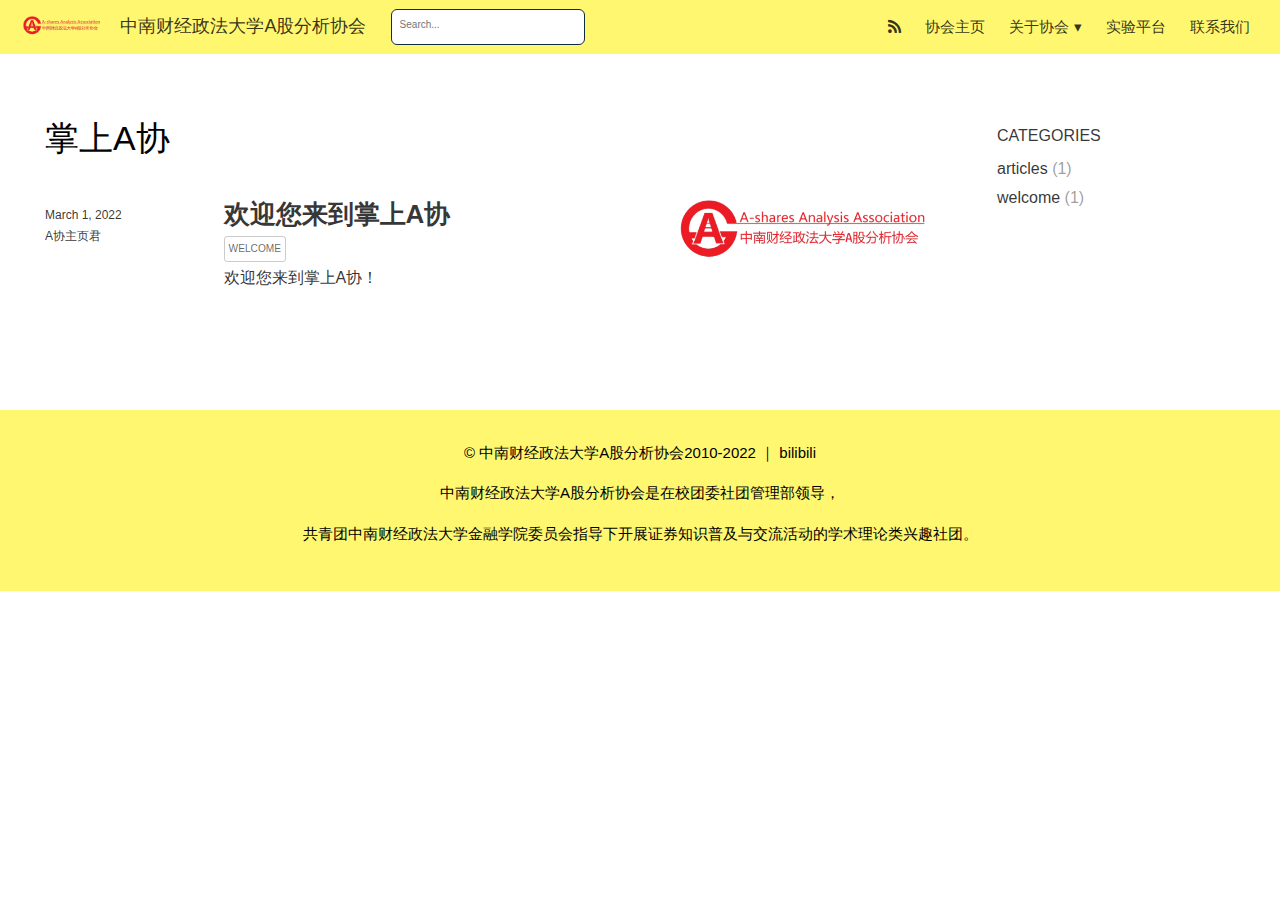
<file: docs/index.html>
<!DOCTYPE html>

<html xmlns="http://www.w3.org/1999/xhtml" lang="" xml:lang="">

<head>
  <meta charset="utf-8"/>
  <meta name="viewport" content="width=device-width, initial-scale=1"/>
  <meta http-equiv="X-UA-Compatible" content="IE=Edge,chrome=1"/>
  <meta name="generator" content="distill" />
  <link rel="alternate" type="application/rss+xml" href="zuelashare.com/index.xml" />

  <style type="text/css">
  /* Hide doc at startup (prevent jankiness while JS renders/transforms) */
  body {
    visibility: hidden;
  }
  </style>

 <!--radix_placeholder_import_source-->
 <!--/radix_placeholder_import_source-->

<style type="text/css">code{white-space: pre;}</style>
<style type="text/css" data-origin="pandoc">
pre > code.sourceCode { white-space: pre; position: relative; }
pre > code.sourceCode > span { display: inline-block; line-height: 1.25; }
pre > code.sourceCode > span:empty { height: 1.2em; }
.sourceCode { overflow: visible; }
code.sourceCode > span { color: inherit; text-decoration: inherit; }
div.sourceCode { margin: 1em 0; }
pre.sourceCode { margin: 0; }
@media screen {
div.sourceCode { overflow: auto; }
}
@media print {
pre > code.sourceCode { white-space: pre-wrap; }
pre > code.sourceCode > span { text-indent: -5em; padding-left: 5em; }
}
pre.numberSource code
  { counter-reset: source-line 0; }
pre.numberSource code > span
  { position: relative; left: -4em; counter-increment: source-line; }
pre.numberSource code > span > a:first-child::before
  { content: counter(source-line);
    position: relative; left: -1em; text-align: right; vertical-align: baseline;
    border: none; display: inline-block;
    -webkit-touch-callout: none; -webkit-user-select: none;
    -khtml-user-select: none; -moz-user-select: none;
    -ms-user-select: none; user-select: none;
    padding: 0 4px; width: 4em;
    color: #aaaaaa;
  }
pre.numberSource { margin-left: 3em; border-left: 1px solid #aaaaaa;  padding-left: 4px; }
div.sourceCode
  {   }
@media screen {
pre > code.sourceCode > span > a:first-child::before { text-decoration: underline; }
}
code span.al { color: #ad0000; } /* Alert */
code span.an { color: #5e5e5e; } /* Annotation */
code span.at { color: #20794d; } /* Attribute */
code span.bn { color: #ad0000; } /* BaseN */
code span.bu { } /* BuiltIn */
code span.cf { color: #007ba5; } /* ControlFlow */
code span.ch { color: #20794d; } /* Char */
code span.cn { color: #8f5902; } /* Constant */
code span.co { color: #5e5e5e; } /* Comment */
code span.cv { color: #5e5e5e; font-style: italic; } /* CommentVar */
code span.do { color: #5e5e5e; font-style: italic; } /* Documentation */
code span.dt { color: #ad0000; } /* DataType */
code span.dv { color: #ad0000; } /* DecVal */
code span.er { color: #ad0000; } /* Error */
code span.ex { } /* Extension */
code span.fl { color: #ad0000; } /* Float */
code span.fu { color: #4758ab; } /* Function */
code span.im { } /* Import */
code span.in { color: #5e5e5e; } /* Information */
code span.kw { color: #007ba5; } /* Keyword */
code span.op { color: #5e5e5e; } /* Operator */
code span.ot { color: #007ba5; } /* Other */
code span.pp { color: #ad0000; } /* Preprocessor */
code span.sc { color: #20794d; } /* SpecialChar */
code span.ss { color: #20794d; } /* SpecialString */
code span.st { color: #20794d; } /* String */
code span.va { color: #111111; } /* Variable */
code span.vs { color: #20794d; } /* VerbatimString */
code span.wa { color: #5e5e5e; font-style: italic; } /* Warning */
</style>

  <!--radix_placeholder_meta_tags-->
  <title>中南财经政法大学A股分析协会: 掌上A协</title>




  <!--  https://developers.facebook.com/docs/sharing/webmasters#markup -->
  <meta property="og:title" content="中南财经政法大学A股分析协会: 掌上A协"/>
  <meta property="og:type" content="article"/>
  <meta property="og:locale" content="en_US"/>
  <meta property="og:site_name" content="中南财经政法大学A股分析协会"/>

  <!--  https://dev.twitter.com/cards/types/summary -->
  <meta property="twitter:card" content="summary"/>
  <meta property="twitter:title" content="中南财经政法大学A股分析协会: 掌上A协"/>

  <!--/radix_placeholder_meta_tags-->
  <!--radix_placeholder_rmarkdown_metadata-->

  <script type="text/json" id="radix-rmarkdown-metadata">
  {"type":"list","attributes":{"names":{"type":"character","attributes":{},"value":["title","site","listing"]}},"value":[{"type":"character","attributes":{},"value":["掌上A协"]},{"type":"character","attributes":{},"value":["distill::distill_website"]},{"type":"character","attributes":{},"value":["posts"]}]}
  </script>
  <!--/radix_placeholder_rmarkdown_metadata-->
  <!--radix_placeholder_navigation_in_header-->
  <meta name="distill:offset" content=""/>

  <script type="application/javascript">

    window.headroom_prevent_pin = false;

    window.document.addEventListener("DOMContentLoaded", function (event) {

      // initialize headroom for banner
      var header = $('header').get(0);
      var headerHeight = header.offsetHeight;
      var headroom = new Headroom(header, {
        tolerance: 5,
        onPin : function() {
          if (window.headroom_prevent_pin) {
            window.headroom_prevent_pin = false;
            headroom.unpin();
          }
        }
      });
      headroom.init();
      if(window.location.hash)
        headroom.unpin();
      $(header).addClass('headroom--transition');

      // offset scroll location for banner on hash change
      // (see: https://github.com/WickyNilliams/headroom.js/issues/38)
      window.addEventListener("hashchange", function(event) {
        window.scrollTo(0, window.pageYOffset - (headerHeight + 25));
      });

      // responsive menu
      $('.distill-site-header').each(function(i, val) {
        var topnav = $(this);
        var toggle = topnav.find('.nav-toggle');
        toggle.on('click', function() {
          topnav.toggleClass('responsive');
        });
      });

      // nav dropdowns
      $('.nav-dropbtn').click(function(e) {
        $(this).next('.nav-dropdown-content').toggleClass('nav-dropdown-active');
        $(this).parent().siblings('.nav-dropdown')
           .children('.nav-dropdown-content').removeClass('nav-dropdown-active');
      });
      $("body").click(function(e){
        $('.nav-dropdown-content').removeClass('nav-dropdown-active');
      });
      $(".nav-dropdown").click(function(e){
        e.stopPropagation();
      });
    });
  </script>

  <style type="text/css">

  /* Theme (user-documented overrideables for nav appearance) */

  .distill-site-nav {
    color: rgba(255, 255, 255, 0.8);
    background-color: #0F2E3D;
    font-size: 15px;
    font-weight: 300;
  }

  .distill-site-nav a {
    color: inherit;
    text-decoration: none;
  }

  .distill-site-nav a:hover {
    color: white;
  }

  @media print {
    .distill-site-nav {
      display: none;
    }
  }

  .distill-site-header {

  }

  .distill-site-footer {

  }


  /* Site Header */

  .distill-site-header {
    width: 100%;
    box-sizing: border-box;
    z-index: 3;
  }

  .distill-site-header .nav-left {
    display: inline-block;
    margin-left: 8px;
  }

  @media screen and (max-width: 768px) {
    .distill-site-header .nav-left {
      margin-left: 0;
    }
  }


  .distill-site-header .nav-right {
    float: right;
    margin-right: 8px;
  }

  .distill-site-header a,
  .distill-site-header .title {
    display: inline-block;
    text-align: center;
    padding: 14px 10px 14px 10px;
  }

  .distill-site-header .title {
    font-size: 18px;
    min-width: 150px;
  }

  .distill-site-header .logo {
    padding: 0;
  }

  .distill-site-header .logo img {
    display: none;
    max-height: 20px;
    width: auto;
    margin-bottom: -4px;
  }

  .distill-site-header .nav-image img {
    max-height: 18px;
    width: auto;
    display: inline-block;
    margin-bottom: -3px;
  }



  @media screen and (min-width: 1000px) {
    .distill-site-header .logo img {
      display: inline-block;
    }
    .distill-site-header .nav-left {
      margin-left: 20px;
    }
    .distill-site-header .nav-right {
      margin-right: 20px;
    }
    .distill-site-header .title {
      padding-left: 12px;
    }
  }


  .distill-site-header .nav-toggle {
    display: none;
  }

  .nav-dropdown {
    display: inline-block;
    position: relative;
  }

  .nav-dropdown .nav-dropbtn {
    border: none;
    outline: none;
    color: rgba(255, 255, 255, 0.8);
    padding: 16px 10px;
    background-color: transparent;
    font-family: inherit;
    font-size: inherit;
    font-weight: inherit;
    margin: 0;
    margin-top: 1px;
    z-index: 2;
  }

  .nav-dropdown-content {
    display: none;
    position: absolute;
    background-color: white;
    min-width: 200px;
    border: 1px solid rgba(0,0,0,0.15);
    border-radius: 4px;
    box-shadow: 0px 8px 16px 0px rgba(0,0,0,0.1);
    z-index: 1;
    margin-top: 2px;
    white-space: nowrap;
    padding-top: 4px;
    padding-bottom: 4px;
  }

  .nav-dropdown-content hr {
    margin-top: 4px;
    margin-bottom: 4px;
    border: none;
    border-bottom: 1px solid rgba(0, 0, 0, 0.1);
  }

  .nav-dropdown-active {
    display: block;
  }

  .nav-dropdown-content a, .nav-dropdown-content .nav-dropdown-header {
    color: black;
    padding: 6px 24px;
    text-decoration: none;
    display: block;
    text-align: left;
  }

  .nav-dropdown-content .nav-dropdown-header {
    display: block;
    padding: 5px 24px;
    padding-bottom: 0;
    text-transform: uppercase;
    font-size: 14px;
    color: #999999;
    white-space: nowrap;
  }

  .nav-dropdown:hover .nav-dropbtn {
    color: white;
  }

  .nav-dropdown-content a:hover {
    background-color: #ddd;
    color: black;
  }

  .nav-right .nav-dropdown-content {
    margin-left: -45%;
    right: 0;
  }

  @media screen and (max-width: 768px) {
    .distill-site-header a, .distill-site-header .nav-dropdown  {display: none;}
    .distill-site-header a.nav-toggle {
      float: right;
      display: block;
    }
    .distill-site-header .title {
      margin-left: 0;
    }
    .distill-site-header .nav-right {
      margin-right: 0;
    }
    .distill-site-header {
      overflow: hidden;
    }
    .nav-right .nav-dropdown-content {
      margin-left: 0;
    }
  }


  @media screen and (max-width: 768px) {
    .distill-site-header.responsive {position: relative; min-height: 500px; }
    .distill-site-header.responsive a.nav-toggle {
      position: absolute;
      right: 0;
      top: 0;
    }
    .distill-site-header.responsive a,
    .distill-site-header.responsive .nav-dropdown {
      display: block;
      text-align: left;
    }
    .distill-site-header.responsive .nav-left,
    .distill-site-header.responsive .nav-right {
      width: 100%;
    }
    .distill-site-header.responsive .nav-dropdown {float: none;}
    .distill-site-header.responsive .nav-dropdown-content {position: relative;}
    .distill-site-header.responsive .nav-dropdown .nav-dropbtn {
      display: block;
      width: 100%;
      text-align: left;
    }
  }

  /* Site Footer */

  .distill-site-footer {
    width: 100%;
    overflow: hidden;
    box-sizing: border-box;
    z-index: 3;
    margin-top: 30px;
    padding-top: 30px;
    padding-bottom: 30px;
    text-align: center;
  }

  /* Headroom */

  d-title {
    padding-top: 6rem;
  }

  @media print {
    d-title {
      padding-top: 4rem;
    }
  }

  .headroom {
    z-index: 1000;
    position: fixed;
    top: 0;
    left: 0;
    right: 0;
  }

  .headroom--transition {
    transition: all .4s ease-in-out;
  }

  .headroom--unpinned {
    top: -100px;
  }

  .headroom--pinned {
    top: 0;
  }

  /* adjust viewport for navbar height */
  /* helps vertically center bootstrap (non-distill) content */
  .min-vh-100 {
    min-height: calc(100vh - 100px) !important;
  }

  </style>

  <script src="site_libs/jquery-3.6.0/jquery-3.6.0.min.js"></script>
  <link href="site_libs/font-awesome-5.1.0/css/all.css" rel="stylesheet"/>
  <link href="site_libs/font-awesome-5.1.0/css/v4-shims.css" rel="stylesheet"/>
  <script src="site_libs/headroom-0.9.4/headroom.min.js"></script>
  <script src="site_libs/autocomplete-0.37.1/autocomplete.min.js"></script>
  <script src="site_libs/fuse-6.4.1/fuse.min.js"></script>

  <script type="application/javascript">

  function getMeta(metaName) {
    var metas = document.getElementsByTagName('meta');
    for (let i = 0; i < metas.length; i++) {
      if (metas[i].getAttribute('name') === metaName) {
        return metas[i].getAttribute('content');
      }
    }
    return '';
  }

  function offsetURL(url) {
    var offset = getMeta('distill:offset');
    return offset ? offset + '/' + url : url;
  }

  function createFuseIndex() {

    // create fuse index
    var options = {
      keys: [
        { name: 'title', weight: 20 },
        { name: 'categories', weight: 15 },
        { name: 'description', weight: 10 },
        { name: 'contents', weight: 5 },
      ],
      ignoreLocation: true,
      threshold: 0
    };
    var fuse = new window.Fuse([], options);

    // fetch the main search.json
    return fetch(offsetURL('search.json'))
      .then(function(response) {
        if (response.status == 200) {
          return response.json().then(function(json) {
            // index main articles
            json.articles.forEach(function(article) {
              fuse.add(article);
            });
            // download collections and index their articles
            return Promise.all(json.collections.map(function(collection) {
              return fetch(offsetURL(collection)).then(function(response) {
                if (response.status === 200) {
                  return response.json().then(function(articles) {
                    articles.forEach(function(article) {
                      fuse.add(article);
                    });
                  })
                } else {
                  return Promise.reject(
                    new Error('Unexpected status from search index request: ' +
                              response.status)
                  );
                }
              });
            })).then(function() {
              return fuse;
            });
          });

        } else {
          return Promise.reject(
            new Error('Unexpected status from search index request: ' +
                        response.status)
          );
        }
      });
  }

  window.document.addEventListener("DOMContentLoaded", function (event) {

    // get search element (bail if we don't have one)
    var searchEl = window.document.getElementById('distill-search');
    if (!searchEl)
      return;

    createFuseIndex()
      .then(function(fuse) {

        // make search box visible
        searchEl.classList.remove('hidden');

        // initialize autocomplete
        var options = {
          autoselect: true,
          hint: false,
          minLength: 2,
        };
        window.autocomplete(searchEl, options, [{
          source: function(query, callback) {
            const searchOptions = {
              isCaseSensitive: false,
              shouldSort: true,
              minMatchCharLength: 2,
              limit: 10,
            };
            var results = fuse.search(query, searchOptions);
            callback(results
              .map(function(result) { return result.item; })
            );
          },
          templates: {
            suggestion: function(suggestion) {
              var img = suggestion.preview && Object.keys(suggestion.preview).length > 0
                ? `<img src="${offsetURL(suggestion.preview)}"</img>`
                : '';
              var html = `
                <div class="search-item">
                  <h3>${suggestion.title}</h3>
                  <div class="search-item-description">
                    ${suggestion.description || ''}
                  </div>
                  <div class="search-item-preview">
                    ${img}
                  </div>
                </div>
              `;
              return html;
            }
          }
        }]).on('autocomplete:selected', function(event, suggestion) {
          window.location.href = offsetURL(suggestion.path);
        });
        // remove inline display style on autocompleter (we want to
        // manage responsive display via css)
        $('.algolia-autocomplete').css("display", "");
      })
      .catch(function(error) {
        console.log(error);
      });

  });

  </script>

  <style type="text/css">

  .nav-search {
    font-size: x-small;
  }

  /* Algolioa Autocomplete */

  .algolia-autocomplete {
    display: inline-block;
    margin-left: 10px;
    vertical-align: sub;
    background-color: white;
    color: black;
    padding: 6px;
    padding-top: 8px;
    padding-bottom: 0;
    border-radius: 6px;
    border: 1px #0F2E3D solid;
    width: 180px;
  }


  @media screen and (max-width: 768px) {
    .distill-site-nav .algolia-autocomplete {
      display: none;
      visibility: hidden;
    }
    .distill-site-nav.responsive .algolia-autocomplete {
      display: inline-block;
      visibility: visible;
    }
    .distill-site-nav.responsive .algolia-autocomplete .aa-dropdown-menu {
      margin-left: 0;
      width: 400px;
      max-height: 400px;
    }
  }

  .algolia-autocomplete .aa-input, .algolia-autocomplete .aa-hint {
    width: 90%;
    outline: none;
    border: none;
  }

  .algolia-autocomplete .aa-hint {
    color: #999;
  }
  .algolia-autocomplete .aa-dropdown-menu {
    width: 550px;
    max-height: 70vh;
    overflow-x: visible;
    overflow-y: scroll;
    padding: 5px;
    margin-top: 3px;
    margin-left: -150px;
    background-color: #fff;
    border-radius: 5px;
    border: 1px solid #999;
    border-top: none;
  }

  .algolia-autocomplete .aa-dropdown-menu .aa-suggestion {
    cursor: pointer;
    padding: 5px 4px;
    border-bottom: 1px solid #eee;
  }

  .algolia-autocomplete .aa-dropdown-menu .aa-suggestion:last-of-type {
    border-bottom: none;
    margin-bottom: 2px;
  }

  .algolia-autocomplete .aa-dropdown-menu .aa-suggestion .search-item {
    overflow: hidden;
    font-size: 0.8em;
    line-height: 1.4em;
  }

  .algolia-autocomplete .aa-dropdown-menu .aa-suggestion .search-item h3 {
    font-size: 1rem;
    margin-block-start: 0;
    margin-block-end: 5px;
  }

  .algolia-autocomplete .aa-dropdown-menu .aa-suggestion .search-item-description {
    display: inline-block;
    overflow: hidden;
    height: 2.8em;
    width: 80%;
    margin-right: 4%;
  }

  .algolia-autocomplete .aa-dropdown-menu .aa-suggestion .search-item-preview {
    display: inline-block;
    width: 15%;
  }

  .algolia-autocomplete .aa-dropdown-menu .aa-suggestion .search-item-preview img {
    height: 3em;
    width: auto;
    display: none;
  }

  .algolia-autocomplete .aa-dropdown-menu .aa-suggestion .search-item-preview img[src] {
    display: initial;
  }

  .algolia-autocomplete .aa-dropdown-menu .aa-suggestion.aa-cursor {
    background-color: #eee;
  }
  .algolia-autocomplete .aa-dropdown-menu .aa-suggestion em {
    font-weight: bold;
    font-style: normal;
  }

  </style>


  <!--/radix_placeholder_navigation_in_header-->
  <!--radix_placeholder_distill-->

  <style type="text/css">

  body {
    background-color: white;
  }

  .pandoc-table {
    width: 100%;
  }

  .pandoc-table>caption {
    margin-bottom: 10px;
  }

  .pandoc-table th:not([align]) {
    text-align: left;
  }

  .pagedtable-footer {
    font-size: 15px;
  }

  d-byline .byline {
    grid-template-columns: 2fr 2fr;
  }

  d-byline .byline h3 {
    margin-block-start: 1.5em;
  }

  d-byline .byline .authors-affiliations h3 {
    margin-block-start: 0.5em;
  }

  .authors-affiliations .orcid-id {
    width: 16px;
    height:16px;
    margin-left: 4px;
    margin-right: 4px;
    vertical-align: middle;
    padding-bottom: 2px;
  }

  d-title .dt-tags {
    margin-top: 1em;
    grid-column: text;
  }

  .dt-tags .dt-tag {
    text-decoration: none;
    display: inline-block;
    color: rgba(0,0,0,0.6);
    padding: 0em 0.4em;
    margin-right: 0.5em;
    margin-bottom: 0.4em;
    font-size: 70%;
    border: 1px solid rgba(0,0,0,0.2);
    border-radius: 3px;
    text-transform: uppercase;
    font-weight: 500;
  }

  d-article table.gt_table td,
  d-article table.gt_table th {
    border-bottom: none;
  }

  .html-widget {
    margin-bottom: 2.0em;
  }

  .l-screen-inset {
    padding-right: 16px;
  }

  .l-screen .caption {
    margin-left: 10px;
  }

  .shaded {
    background: rgb(247, 247, 247);
    padding-top: 20px;
    padding-bottom: 20px;
    border-top: 1px solid rgba(0, 0, 0, 0.1);
    border-bottom: 1px solid rgba(0, 0, 0, 0.1);
  }

  .shaded .html-widget {
    margin-bottom: 0;
    border: 1px solid rgba(0, 0, 0, 0.1);
  }

  .shaded .shaded-content {
    background: white;
  }

  .text-output {
    margin-top: 0;
    line-height: 1.5em;
  }

  .hidden {
    display: none !important;
  }

  d-article {
    padding-top: 2.5rem;
    padding-bottom: 30px;
  }

  d-appendix {
    padding-top: 30px;
  }

  d-article>p>img {
    width: 100%;
  }

  d-article h2 {
    margin: 1rem 0 1.5rem 0;
  }

  d-article h3 {
    margin-top: 1.5rem;
  }

  d-article iframe {
    border: 1px solid rgba(0, 0, 0, 0.1);
    margin-bottom: 2.0em;
    width: 100%;
  }

  /* Tweak code blocks */

  d-article div.sourceCode code,
  d-article pre code {
    font-family: Consolas, Monaco, 'Andale Mono', 'Ubuntu Mono', monospace;
  }

  d-article pre,
  d-article div.sourceCode,
  d-article div.sourceCode pre {
    overflow: auto;
  }

  d-article div.sourceCode {
    background-color: white;
  }

  d-article div.sourceCode pre {
    padding-left: 10px;
    font-size: 12px;
    border-left: 2px solid rgba(0,0,0,0.1);
  }

  d-article pre {
    font-size: 12px;
    color: black;
    background: none;
    margin-top: 0;
    text-align: left;
    white-space: pre;
    word-spacing: normal;
    word-break: normal;
    word-wrap: normal;
    line-height: 1.5;

    -moz-tab-size: 4;
    -o-tab-size: 4;
    tab-size: 4;

    -webkit-hyphens: none;
    -moz-hyphens: none;
    -ms-hyphens: none;
    hyphens: none;
  }

  d-article pre a {
    border-bottom: none;
  }

  d-article pre a:hover {
    border-bottom: none;
    text-decoration: underline;
  }

  d-article details {
    grid-column: text;
    margin-bottom: 0.8em;
  }

  @media(min-width: 768px) {

  d-article pre,
  d-article div.sourceCode,
  d-article div.sourceCode pre {
    overflow: visible !important;
  }

  d-article div.sourceCode pre {
    padding-left: 18px;
    font-size: 14px;
  }

  d-article pre {
    font-size: 14px;
  }

  }

  figure img.external {
    background: white;
    border: 1px solid rgba(0, 0, 0, 0.1);
    box-shadow: 0 1px 8px rgba(0, 0, 0, 0.1);
    padding: 18px;
    box-sizing: border-box;
  }

  /* CSS for d-contents */

  .d-contents {
    grid-column: text;
    color: rgba(0,0,0,0.8);
    font-size: 0.9em;
    padding-bottom: 1em;
    margin-bottom: 1em;
    padding-bottom: 0.5em;
    margin-bottom: 1em;
    padding-left: 0.25em;
    justify-self: start;
  }

  @media(min-width: 1000px) {
    .d-contents.d-contents-float {
      height: 0;
      grid-column-start: 1;
      grid-column-end: 4;
      justify-self: center;
      padding-right: 3em;
      padding-left: 2em;
    }
  }

  .d-contents nav h3 {
    font-size: 18px;
    margin-top: 0;
    margin-bottom: 1em;
  }

  .d-contents li {
    list-style-type: none
  }

  .d-contents nav > ul {
    padding-left: 0;
  }

  .d-contents ul {
    padding-left: 1em
  }

  .d-contents nav ul li {
    margin-top: 0.6em;
    margin-bottom: 0.2em;
  }

  .d-contents nav a {
    font-size: 13px;
    border-bottom: none;
    text-decoration: none
    color: rgba(0, 0, 0, 0.8);
  }

  .d-contents nav a:hover {
    text-decoration: underline solid rgba(0, 0, 0, 0.6)
  }

  .d-contents nav > ul > li > a {
    font-weight: 600;
  }

  .d-contents nav > ul > li > ul {
    font-weight: inherit;
  }

  .d-contents nav > ul > li > ul > li {
    margin-top: 0.2em;
  }


  .d-contents nav ul {
    margin-top: 0;
    margin-bottom: 0.25em;
  }

  .d-article-with-toc h2:nth-child(2) {
    margin-top: 0;
  }


  /* Figure */

  .figure {
    position: relative;
    margin-bottom: 2.5em;
    margin-top: 1.5em;
  }

  .figure img {
    width: 100%;
  }

  .figure .caption {
    color: rgba(0, 0, 0, 0.6);
    font-size: 12px;
    line-height: 1.5em;
  }

  .figure img.external {
    background: white;
    border: 1px solid rgba(0, 0, 0, 0.1);
    box-shadow: 0 1px 8px rgba(0, 0, 0, 0.1);
    padding: 18px;
    box-sizing: border-box;
  }

  .figure .caption a {
    color: rgba(0, 0, 0, 0.6);
  }

  .figure .caption b,
  .figure .caption strong, {
    font-weight: 600;
    color: rgba(0, 0, 0, 1.0);
  }

  /* Citations */

  d-article .citation {
    color: inherit;
    cursor: inherit;
  }

  div.hanging-indent{
    margin-left: 1em; text-indent: -1em;
  }

  /* Citation hover box */

  .tippy-box[data-theme~=light-border] {
    background-color: rgba(250, 250, 250, 0.95);
  }

  .tippy-content > p {
    margin-bottom: 0;
    padding: 2px;
  }


  /* Tweak 1000px media break to show more text */

  @media(min-width: 1000px) {
    .base-grid,
    distill-header,
    d-title,
    d-abstract,
    d-article,
    d-appendix,
    distill-appendix,
    d-byline,
    d-footnote-list,
    d-citation-list,
    distill-footer {
      grid-template-columns: [screen-start] 1fr [page-start kicker-start] 80px [middle-start] 50px [text-start kicker-end] 65px 65px 65px 65px 65px 65px 65px 65px [text-end gutter-start] 65px [middle-end] 65px [page-end gutter-end] 1fr [screen-end];
      grid-column-gap: 16px;
    }

    .grid {
      grid-column-gap: 16px;
    }

    d-article {
      font-size: 1.06rem;
      line-height: 1.7em;
    }
    figure .caption, .figure .caption, figure figcaption {
      font-size: 13px;
    }
  }

  @media(min-width: 1180px) {
    .base-grid,
    distill-header,
    d-title,
    d-abstract,
    d-article,
    d-appendix,
    distill-appendix,
    d-byline,
    d-footnote-list,
    d-citation-list,
    distill-footer {
      grid-template-columns: [screen-start] 1fr [page-start kicker-start] 60px [middle-start] 60px [text-start kicker-end] 60px 60px 60px 60px 60px 60px 60px 60px [text-end gutter-start] 60px [middle-end] 60px [page-end gutter-end] 1fr [screen-end];
      grid-column-gap: 32px;
    }

    .grid {
      grid-column-gap: 32px;
    }
  }


  /* Get the citation styles for the appendix (not auto-injected on render since
     we do our own rendering of the citation appendix) */

  d-appendix .citation-appendix,
  .d-appendix .citation-appendix {
    font-size: 11px;
    line-height: 15px;
    border-left: 1px solid rgba(0, 0, 0, 0.1);
    padding-left: 18px;
    border: 1px solid rgba(0,0,0,0.1);
    background: rgba(0, 0, 0, 0.02);
    padding: 10px 18px;
    border-radius: 3px;
    color: rgba(150, 150, 150, 1);
    overflow: hidden;
    margin-top: -12px;
    white-space: pre-wrap;
    word-wrap: break-word;
  }

  /* Include appendix styles here so they can be overridden */

  d-appendix {
    contain: layout style;
    font-size: 0.8em;
    line-height: 1.7em;
    margin-top: 60px;
    margin-bottom: 0;
    border-top: 1px solid rgba(0, 0, 0, 0.1);
    color: rgba(0,0,0,0.5);
    padding-top: 60px;
    padding-bottom: 48px;
  }

  d-appendix h3 {
    grid-column: page-start / text-start;
    font-size: 15px;
    font-weight: 500;
    margin-top: 1em;
    margin-bottom: 0;
    color: rgba(0,0,0,0.65);
  }

  d-appendix h3 + * {
    margin-top: 1em;
  }

  d-appendix ol {
    padding: 0 0 0 15px;
  }

  @media (min-width: 768px) {
    d-appendix ol {
      padding: 0 0 0 30px;
      margin-left: -30px;
    }
  }

  d-appendix li {
    margin-bottom: 1em;
  }

  d-appendix a {
    color: rgba(0, 0, 0, 0.6);
  }

  d-appendix > * {
    grid-column: text;
  }

  d-appendix > d-footnote-list,
  d-appendix > d-citation-list,
  d-appendix > distill-appendix {
    grid-column: screen;
  }

  /* Include footnote styles here so they can be overridden */

  d-footnote-list {
    contain: layout style;
  }

  d-footnote-list > * {
    grid-column: text;
  }

  d-footnote-list a.footnote-backlink {
    color: rgba(0,0,0,0.3);
    padding-left: 0.5em;
  }



  /* Anchor.js */

  .anchorjs-link {
    /*transition: all .25s linear; */
    text-decoration: none;
    border-bottom: none;
  }
  *:hover > .anchorjs-link {
    margin-left: -1.125em !important;
    text-decoration: none;
    border-bottom: none;
  }

  /* Social footer */

  .social_footer {
    margin-top: 30px;
    margin-bottom: 0;
    color: rgba(0,0,0,0.67);
  }

  .disqus-comments {
    margin-right: 30px;
  }

  .disqus-comment-count {
    border-bottom: 1px solid rgba(0, 0, 0, 0.4);
    cursor: pointer;
  }

  #disqus_thread {
    margin-top: 30px;
  }

  .article-sharing a {
    border-bottom: none;
    margin-right: 8px;
  }

  .article-sharing a:hover {
    border-bottom: none;
  }

  .sidebar-section.subscribe {
    font-size: 12px;
    line-height: 1.6em;
  }

  .subscribe p {
    margin-bottom: 0.5em;
  }


  .article-footer .subscribe {
    font-size: 15px;
    margin-top: 45px;
  }


  .sidebar-section.custom {
    font-size: 12px;
    line-height: 1.6em;
  }

  .custom p {
    margin-bottom: 0.5em;
  }

  /* Styles for listing layout (hide title) */
  .layout-listing d-title, .layout-listing .d-title {
    display: none;
  }

  /* Styles for posts lists (not auto-injected) */


  .posts-with-sidebar {
    padding-left: 45px;
    padding-right: 45px;
  }

  .posts-list .description h2,
  .posts-list .description p {
    font-family: -apple-system, BlinkMacSystemFont, "Segoe UI", Roboto, Oxygen, Ubuntu, Cantarell, "Fira Sans", "Droid Sans", "Helvetica Neue", Arial, sans-serif;
  }

  .posts-list .description h2 {
    font-weight: 700;
    border-bottom: none;
    padding-bottom: 0;
  }

  .posts-list h2.post-tag {
    border-bottom: 1px solid rgba(0, 0, 0, 0.2);
    padding-bottom: 12px;
  }
  .posts-list {
    margin-top: 60px;
    margin-bottom: 24px;
  }

  .posts-list .post-preview {
    text-decoration: none;
    overflow: hidden;
    display: block;
    border-bottom: 1px solid rgba(0, 0, 0, 0.1);
    padding: 24px 0;
  }

  .post-preview-last {
    border-bottom: none !important;
  }

  .posts-list .posts-list-caption {
    grid-column: screen;
    font-weight: 400;
  }

  .posts-list .post-preview h2 {
    margin: 0 0 6px 0;
    line-height: 1.2em;
    font-style: normal;
    font-size: 24px;
  }

  .posts-list .post-preview p {
    margin: 0 0 12px 0;
    line-height: 1.4em;
    font-size: 16px;
  }

  .posts-list .post-preview .thumbnail {
    box-sizing: border-box;
    margin-bottom: 24px;
    position: relative;
    max-width: 500px;
  }
  .posts-list .post-preview img {
    width: 100%;
    display: block;
  }

  .posts-list .metadata {
    font-size: 12px;
    line-height: 1.4em;
    margin-bottom: 18px;
  }

  .posts-list .metadata > * {
    display: inline-block;
  }

  .posts-list .metadata .publishedDate {
    margin-right: 2em;
  }

  .posts-list .metadata .dt-authors {
    display: block;
    margin-top: 0.3em;
    margin-right: 2em;
  }

  .posts-list .dt-tags {
    display: block;
    line-height: 1em;
  }

  .posts-list .dt-tags .dt-tag {
    display: inline-block;
    color: rgba(0,0,0,0.6);
    padding: 0.3em 0.4em;
    margin-right: 0.2em;
    margin-bottom: 0.4em;
    font-size: 60%;
    border: 1px solid rgba(0,0,0,0.2);
    border-radius: 3px;
    text-transform: uppercase;
    font-weight: 500;
  }

  .posts-list img {
    opacity: 1;
  }

  .posts-list img[data-src] {
    opacity: 0;
  }

  .posts-more {
    clear: both;
  }


  .posts-sidebar {
    font-size: 16px;
  }

  .posts-sidebar h3 {
    font-size: 16px;
    margin-top: 0;
    margin-bottom: 0.5em;
    font-weight: 400;
    text-transform: uppercase;
  }

  .sidebar-section {
    margin-bottom: 30px;
  }

  .categories ul {
    list-style-type: none;
    margin: 0;
    padding: 0;
  }

  .categories li {
    color: rgba(0, 0, 0, 0.8);
    margin-bottom: 0;
  }

  .categories li>a {
    border-bottom: none;
  }

  .categories li>a:hover {
    border-bottom: 1px solid rgba(0, 0, 0, 0.4);
  }

  .categories .active {
    font-weight: 600;
  }

  .categories .category-count {
    color: rgba(0, 0, 0, 0.4);
  }


  @media(min-width: 768px) {
    .posts-list .post-preview h2 {
      font-size: 26px;
    }
    .posts-list .post-preview .thumbnail {
      float: right;
      width: 30%;
      margin-bottom: 0;
    }
    .posts-list .post-preview .description {
      float: left;
      width: 45%;
    }
    .posts-list .post-preview .metadata {
      float: left;
      width: 20%;
      margin-top: 8px;
    }
    .posts-list .post-preview p {
      margin: 0 0 12px 0;
      line-height: 1.5em;
      font-size: 16px;
    }
    .posts-with-sidebar .posts-list {
      float: left;
      width: 75%;
    }
    .posts-with-sidebar .posts-sidebar {
      float: right;
      width: 20%;
      margin-top: 60px;
      padding-top: 24px;
      padding-bottom: 24px;
    }
  }


  /* Improve display for browsers without grid (IE/Edge <= 15) */

  .downlevel {
    line-height: 1.6em;
    font-family: -apple-system, BlinkMacSystemFont, "Segoe UI", Roboto, Oxygen, Ubuntu, Cantarell, "Fira Sans", "Droid Sans", "Helvetica Neue", Arial, sans-serif;
    margin: 0;
  }

  .downlevel .d-title {
    padding-top: 6rem;
    padding-bottom: 1.5rem;
  }

  .downlevel .d-title h1 {
    font-size: 50px;
    font-weight: 700;
    line-height: 1.1em;
    margin: 0 0 0.5rem;
  }

  .downlevel .d-title p {
    font-weight: 300;
    font-size: 1.2rem;
    line-height: 1.55em;
    margin-top: 0;
  }

  .downlevel .d-byline {
    padding-top: 0.8em;
    padding-bottom: 0.8em;
    font-size: 0.8rem;
    line-height: 1.8em;
  }

  .downlevel .section-separator {
    border: none;
    border-top: 1px solid rgba(0, 0, 0, 0.1);
  }

  .downlevel .d-article {
    font-size: 1.06rem;
    line-height: 1.7em;
    padding-top: 1rem;
    padding-bottom: 2rem;
  }


  .downlevel .d-appendix {
    padding-left: 0;
    padding-right: 0;
    max-width: none;
    font-size: 0.8em;
    line-height: 1.7em;
    margin-bottom: 0;
    color: rgba(0,0,0,0.5);
    padding-top: 40px;
    padding-bottom: 48px;
  }

  .downlevel .footnotes ol {
    padding-left: 13px;
  }

  .downlevel .base-grid,
  .downlevel .distill-header,
  .downlevel .d-title,
  .downlevel .d-abstract,
  .downlevel .d-article,
  .downlevel .d-appendix,
  .downlevel .distill-appendix,
  .downlevel .d-byline,
  .downlevel .d-footnote-list,
  .downlevel .d-citation-list,
  .downlevel .distill-footer,
  .downlevel .appendix-bottom,
  .downlevel .posts-container {
    padding-left: 40px;
    padding-right: 40px;
  }

  @media(min-width: 768px) {
    .downlevel .base-grid,
    .downlevel .distill-header,
    .downlevel .d-title,
    .downlevel .d-abstract,
    .downlevel .d-article,
    .downlevel .d-appendix,
    .downlevel .distill-appendix,
    .downlevel .d-byline,
    .downlevel .d-footnote-list,
    .downlevel .d-citation-list,
    .downlevel .distill-footer,
    .downlevel .appendix-bottom,
    .downlevel .posts-container {
    padding-left: 150px;
    padding-right: 150px;
    max-width: 900px;
  }
  }

  .downlevel pre code {
    display: block;
    border-left: 2px solid rgba(0, 0, 0, .1);
    padding: 0 0 0 20px;
    font-size: 14px;
  }

  .downlevel code, .downlevel pre {
    color: black;
    background: none;
    font-family: Consolas, Monaco, 'Andale Mono', 'Ubuntu Mono', monospace;
    text-align: left;
    white-space: pre;
    word-spacing: normal;
    word-break: normal;
    word-wrap: normal;
    line-height: 1.5;

    -moz-tab-size: 4;
    -o-tab-size: 4;
    tab-size: 4;

    -webkit-hyphens: none;
    -moz-hyphens: none;
    -ms-hyphens: none;
    hyphens: none;
  }

  .downlevel .posts-list .post-preview {
    color: inherit;
  }



  </style>

  <script type="application/javascript">

  function is_downlevel_browser() {
    if (bowser.isUnsupportedBrowser({ msie: "12", msedge: "16"},
                                   window.navigator.userAgent)) {
      return true;
    } else {
      return window.load_distill_framework === undefined;
    }
  }

  // show body when load is complete
  function on_load_complete() {

    // add anchors
    if (window.anchors) {
      window.anchors.options.placement = 'left';
      window.anchors.add('d-article > h2, d-article > h3, d-article > h4, d-article > h5');
    }


    // set body to visible
    document.body.style.visibility = 'visible';

    // force redraw for leaflet widgets
    if (window.HTMLWidgets) {
      var maps = window.HTMLWidgets.findAll(".leaflet");
      $.each(maps, function(i, el) {
        var map = this.getMap();
        map.invalidateSize();
        map.eachLayer(function(layer) {
          if (layer instanceof L.TileLayer)
            layer.redraw();
        });
      });
    }

    // trigger 'shown' so htmlwidgets resize
    $('d-article').trigger('shown');
  }

  function init_distill() {

    init_common();

    // create front matter
    var front_matter = $('<d-front-matter></d-front-matter>');
    $('#distill-front-matter').wrap(front_matter);

    // create d-title
    $('.d-title').changeElementType('d-title');

    // create d-byline
    var byline = $('<d-byline></d-byline>');
    $('.d-byline').replaceWith(byline);

    // create d-article
    var article = $('<d-article></d-article>');
    $('.d-article').wrap(article).children().unwrap();

    // move posts container into article
    $('.posts-container').appendTo($('d-article'));

    // create d-appendix
    $('.d-appendix').changeElementType('d-appendix');

    // flag indicating that we have appendix items
    var appendix = $('.appendix-bottom').children('h3').length > 0;

    // replace footnotes with <d-footnote>
    $('.footnote-ref').each(function(i, val) {
      appendix = true;
      var href = $(this).attr('href');
      var id = href.replace('#', '');
      var fn = $('#' + id);
      var fn_p = $('#' + id + '>p');
      fn_p.find('.footnote-back').remove();
      var text = fn_p.html();
      var dtfn = $('<d-footnote></d-footnote>');
      dtfn.html(text);
      $(this).replaceWith(dtfn);
    });
    // remove footnotes
    $('.footnotes').remove();

    // move refs into #references-listing
    $('#references-listing').replaceWith($('#refs'));

    $('h1.appendix, h2.appendix').each(function(i, val) {
      $(this).changeElementType('h3');
    });
    $('h3.appendix').each(function(i, val) {
      var id = $(this).attr('id');
      $('.d-contents a[href="#' + id + '"]').parent().remove();
      appendix = true;
      $(this).nextUntil($('h1, h2, h3')).addBack().appendTo($('d-appendix'));
    });

    // show d-appendix if we have appendix content
    $("d-appendix").css('display', appendix ? 'grid' : 'none');

    // localize layout chunks to just output
    $('.layout-chunk').each(function(i, val) {

      // capture layout
      var layout = $(this).attr('data-layout');

      // apply layout to markdown level block elements
      var elements = $(this).children().not('details, div.sourceCode, pre, script');
      elements.each(function(i, el) {
        var layout_div = $('<div class="' + layout + '"></div>');
        if (layout_div.hasClass('shaded')) {
          var shaded_content = $('<div class="shaded-content"></div>');
          $(this).wrap(shaded_content);
          $(this).parent().wrap(layout_div);
        } else {
          $(this).wrap(layout_div);
        }
      });


      // unwrap the layout-chunk div
      $(this).children().unwrap();
    });

    // remove code block used to force  highlighting css
    $('.distill-force-highlighting-css').parent().remove();

    // remove empty line numbers inserted by pandoc when using a
    // custom syntax highlighting theme
    $('code.sourceCode a:empty').remove();

    // load distill framework
    load_distill_framework();

    // wait for window.distillRunlevel == 4 to do post processing
    function distill_post_process() {

      if (!window.distillRunlevel || window.distillRunlevel < 4)
        return;

      // hide author/affiliations entirely if we have no authors
      var front_matter = JSON.parse($("#distill-front-matter").html());
      var have_authors = front_matter.authors && front_matter.authors.length > 0;
      if (!have_authors)
        $('d-byline').addClass('hidden');

      // article with toc class
      $('.d-contents').parent().addClass('d-article-with-toc');

      // strip links that point to #
      $('.authors-affiliations').find('a[href="#"]').removeAttr('href');

      // add orcid ids
      $('.authors-affiliations').find('.author').each(function(i, el) {
        var orcid_id = front_matter.authors[i].orcidID;
        if (orcid_id) {
          var a = $('<a></a>');
          a.attr('href', 'https://orcid.org/' + orcid_id);
          var img = $('<img></img>');
          img.addClass('orcid-id');
          img.attr('alt', 'ORCID ID');
          img.attr('src','[data-uri]');
          a.append(img);
          $(this).append(a);
        }
      });

      // hide elements of author/affiliations grid that have no value
      function hide_byline_column(caption) {
        $('d-byline').find('h3:contains("' + caption + '")').parent().css('visibility', 'hidden');
      }

      // affiliations
      var have_affiliations = false;
      for (var i = 0; i<front_matter.authors.length; ++i) {
        var author = front_matter.authors[i];
        if (author.affiliation !== "&nbsp;") {
          have_affiliations = true;
          break;
        }
      }
      if (!have_affiliations)
        $('d-byline').find('h3:contains("Affiliations")').css('visibility', 'hidden');

      // published date
      if (!front_matter.publishedDate)
        hide_byline_column("Published");

      // document object identifier
      var doi = $('d-byline').find('h3:contains("DOI")');
      var doi_p = doi.next().empty();
      if (!front_matter.doi) {
        // if we have a citation and valid citationText then link to that
        if ($('#citation').length > 0 && front_matter.citationText) {
          doi.html('Citation');
          $('<a href="#citation"></a>')
            .text(front_matter.citationText)
            .appendTo(doi_p);
        } else {
          hide_byline_column("DOI");
        }
      } else {
        $('<a></a>')
           .attr('href', "https://doi.org/" + front_matter.doi)
           .html(front_matter.doi)
           .appendTo(doi_p);
      }

       // change plural form of authors/affiliations
      if (front_matter.authors.length === 1) {
        var grid = $('.authors-affiliations');
        grid.children('h3:contains("Authors")').text('Author');
        grid.children('h3:contains("Affiliations")').text('Affiliation');
      }

      // remove d-appendix and d-footnote-list local styles
      $('d-appendix > style:first-child').remove();
      $('d-footnote-list > style:first-child').remove();

      // move appendix-bottom entries to the bottom
      $('.appendix-bottom').appendTo('d-appendix').children().unwrap();
      $('.appendix-bottom').remove();

      // hoverable references
      $('span.citation[data-cites]').each(function() {
        var refHtml = $('#ref-' + $(this).attr('data-cites')).html();
        window.tippy(this, {
          allowHTML: true,
          content: refHtml,
          maxWidth: 500,
          interactive: true,
          interactiveBorder: 10,
          theme: 'light-border',
          placement: 'bottom-start'
        });
      });

      // clear polling timer
      clearInterval(tid);

      // show body now that everything is ready
      on_load_complete();
    }

    var tid = setInterval(distill_post_process, 50);
    distill_post_process();

  }

  function init_downlevel() {

    init_common();

     // insert hr after d-title
    $('.d-title').after($('<hr class="section-separator"/>'));

    // check if we have authors
    var front_matter = JSON.parse($("#distill-front-matter").html());
    var have_authors = front_matter.authors && front_matter.authors.length > 0;

    // manage byline/border
    if (!have_authors)
      $('.d-byline').remove();
    $('.d-byline').after($('<hr class="section-separator"/>'));
    $('.d-byline a').remove();

    // remove toc
    $('.d-contents').remove();

    // move appendix elements
    $('h1.appendix, h2.appendix').each(function(i, val) {
      $(this).changeElementType('h3');
    });
    $('h3.appendix').each(function(i, val) {
      $(this).nextUntil($('h1, h2, h3')).addBack().appendTo($('.d-appendix'));
    });


    // inject headers into references and footnotes
    var refs_header = $('<h3></h3>');
    refs_header.text('References');
    $('#refs').prepend(refs_header);

    var footnotes_header = $('<h3></h3');
    footnotes_header.text('Footnotes');
    $('.footnotes').children('hr').first().replaceWith(footnotes_header);

    // move appendix-bottom entries to the bottom
    $('.appendix-bottom').appendTo('.d-appendix').children().unwrap();
    $('.appendix-bottom').remove();

    // remove appendix if it's empty
    if ($('.d-appendix').children().length === 0)
      $('.d-appendix').remove();

    // prepend separator above appendix
    $('.d-appendix').before($('<hr class="section-separator" style="clear: both"/>'));

    // trim code
    $('pre>code').each(function(i, val) {
      $(this).html($.trim($(this).html()));
    });

    // move posts-container right before article
    $('.posts-container').insertBefore($('.d-article'));

    $('body').addClass('downlevel');

    on_load_complete();
  }


  function init_common() {

    // jquery plugin to change element types
    (function($) {
      $.fn.changeElementType = function(newType) {
        var attrs = {};

        $.each(this[0].attributes, function(idx, attr) {
          attrs[attr.nodeName] = attr.nodeValue;
        });

        this.replaceWith(function() {
          return $("<" + newType + "/>", attrs).append($(this).contents());
        });
      };
    })(jQuery);

    // prevent underline for linked images
    $('a > img').parent().css({'border-bottom' : 'none'});

    // mark non-body figures created by knitr chunks as 100% width
    $('.layout-chunk').each(function(i, val) {
      var figures = $(this).find('img, .html-widget');
      if ($(this).attr('data-layout') !== "l-body") {
        figures.css('width', '100%');
      } else {
        figures.css('max-width', '100%');
        figures.filter("[width]").each(function(i, val) {
          var fig = $(this);
          fig.css('width', fig.attr('width') + 'px');
        });

      }
    });

    // auto-append index.html to post-preview links in file: protocol
    // and in rstudio ide preview
    $('.post-preview').each(function(i, val) {
      if (window.location.protocol === "file:")
        $(this).attr('href', $(this).attr('href') + "index.html");
    });

    // get rid of index.html references in header
    if (window.location.protocol !== "file:") {
      $('.distill-site-header a[href]').each(function(i,val) {
        $(this).attr('href', $(this).attr('href').replace("index.html", "./"));
      });
    }

    // add class to pandoc style tables
    $('tr.header').parent('thead').parent('table').addClass('pandoc-table');
    $('.kable-table').children('table').addClass('pandoc-table');

    // add figcaption style to table captions
    $('caption').parent('table').addClass("figcaption");

    // initialize posts list
    if (window.init_posts_list)
      window.init_posts_list();

    // implmement disqus comment link
    $('.disqus-comment-count').click(function() {
      window.headroom_prevent_pin = true;
      $('#disqus_thread').toggleClass('hidden');
      if (!$('#disqus_thread').hasClass('hidden')) {
        var offset = $(this).offset();
        $(window).resize();
        $('html, body').animate({
          scrollTop: offset.top - 35
        });
      }
    });
  }

  document.addEventListener('DOMContentLoaded', function() {
    if (is_downlevel_browser())
      init_downlevel();
    else
      window.addEventListener('WebComponentsReady', init_distill);
  });

  </script>

  <style type="text/css">
  /* base variables */

  /* Edit the CSS properties in this file to create a custom
     Distill theme. Only edit values in the right column
     for each row; values shown are the CSS defaults.
     To return any property to the default,
     you may set its value to: unset
     All rows must end with a semi-colon.                      */

  /* Optional: embed custom fonts here with `@import`          */
  /* This must remain at the top of this file.                 */



  html {
    /*-- Main font sizes --*/
    --title-size:      50px;
    --body-size:       1.06rem;
    --code-size:       14px;
    --aside-size:      12px;
    --fig-cap-size:    13px;
    /*-- Main font colors --*/
    --title-color:     #000000;
    --header-color:    rgba(0, 0, 0, 0.8);
    --body-color:      rgba(0, 0, 0, 0.8);
    --aside-color:     rgba(0, 0, 0, 0.6);
    --fig-cap-color:   rgba(0, 0, 0, 0.6);
    /*-- Specify custom fonts ~~~ must be imported above   --*/
    --heading-font:    sans-serif;
    --mono-font:       monospace;
    --body-font:       sans-serif;
    --navbar-font:     sans-serif;  /* websites + blogs only */
  }

  /*-- ARTICLE METADATA --*/
  d-byline {
    --heading-size:    0.6rem;
    --heading-color:   rgba(0, 0, 0, 0.5);
    --body-size:       0.8rem;
    --body-color:      rgba(0, 0, 0, 0.8);
  }

  /*-- ARTICLE TABLE OF CONTENTS --*/
  .d-contents {
    --heading-size:    18px;
    --contents-size:   13px;
  }

  /*-- ARTICLE APPENDIX --*/
  d-appendix {
    --heading-size:    15px;
    --heading-color:   rgba(0, 0, 0, 0.65);
    --text-size:       0.8em;
    --text-color:      rgba(0, 0, 0, 0.5);
  }

  /*-- WEBSITE HEADER + FOOTER --*/
  /* These properties only apply to Distill sites and blogs  */

  .distill-site-header {
    --title-size:       18px;
    --text-color:       rgba(255, 255, 255, 0.8);
    --text-size:        15px;
    --hover-color:      white;
    --bkgd-color:       #0F2E3D;
  }

  .distill-site-footer {
    --text-color:       rgba(255, 255, 255, 0.8);
    --text-size:        15px;
    --hover-color:      white;
    --bkgd-color:       #0F2E3D;
  }

  /*-- Additional custom styles --*/
  /* Add any additional CSS rules below                      */
  </style>
  <style type="text/css">
  /* base variables */

  /* Edit the CSS properties in this file to create a custom
     Distill theme. Only edit values in the right column
     for each row; values shown are the CSS defaults.
     To return any property to the default,
     you may set its value to: unset
     All rows must end with a semi-colon.                      */

  /* Optional: embed custom fonts here with `@import`          */
  /* This must remain at the top of this file.                 */



  html {
    /*-- Main font sizes --*/
    --title-size:      50px;
    --body-size:       1.06rem;
    --code-size:       14px;
    --aside-size:      12px;
    --fig-cap-size:    13px;
    /*-- Main font colors --*/
    --title-color:     #000000;
    --header-color:    rgba(0, 0, 0, 0.8);
    --body-color:      rgba(0, 0, 0, 0.8);
    --aside-color:     rgba(0, 0, 0, 0.6);
    --fig-cap-color:   rgba(0, 0, 0, 0.6);
    /*-- Specify custom fonts ~~~ must be imported above   --*/
    --heading-font:    sans-serif;
    --mono-font:       monospace;
    --body-font:       sans-serif;
    --navbar-font:     sans-serif;  /* websites + blogs only */
  }

  /*-- ARTICLE METADATA --*/
  d-byline {
    --heading-size:    0.6rem;
    --heading-color:   rgba(0, 0, 0, 0.5);
    --body-size:       0.8rem;
    --body-color:      rgba(0, 0, 0, 0.8);
  }

  /*-- ARTICLE TABLE OF CONTENTS --*/
  .d-contents {
    --heading-size:    18px;
    --contents-size:   13px;
  }

  /*-- ARTICLE APPENDIX --*/
  d-appendix {
    --heading-size:    15px;
    --heading-color:   rgba(0, 0, 0, 0.65);
    --text-size:       0.8em;
    --text-color:      rgba(0, 0, 0, 0.5);
  }

  /*-- WEBSITE HEADER + FOOTER --*/
  /* These properties only apply to Distill sites and blogs  */

  .distill-site-header {
    --title-size:       18px;
    --text-color:       rgba(0, 0, 0, 0.8);
    --text-size:        15px;
    --hover-color:      grey;
    --bkgd-color:       #fff770;
  }

  .distill-site-footer {
    --text-color:       white(0, 0, 0, 0.8);
    --text-size:        15px;
    --hover-color:      grey;
    --bkgd-color:       #fff770;
  }

  /*-- Additional custom styles --*/
  /* Add any additional CSS rules below                      */
  </style>
  <style type="text/css">
  /* base style */

  /* FONT FAMILIES */

  :root {
    --heading-default: -apple-system, BlinkMacSystemFont, "Segoe UI", Roboto, Oxygen, Ubuntu, Cantarell, "Fira Sans", "Droid Sans", "Helvetica Neue", Arial, sans-serif;
    --mono-default: Consolas, Monaco, 'Andale Mono', 'Ubuntu Mono', monospace;
    --body-default: -apple-system, BlinkMacSystemFont, "Segoe UI", Roboto, Oxygen, Ubuntu, Cantarell, "Fira Sans", "Droid Sans", "Helvetica Neue", Arial, sans-serif;
  }

  body,
  .posts-list .post-preview p,
  .posts-list .description p {
    font-family: var(--body-font), var(--body-default);
  }

  h1, h2, h3, h4, h5, h6,
  .posts-list .post-preview h2,
  .posts-list .description h2 {
    font-family: var(--heading-font), var(--heading-default);
  }

  d-article div.sourceCode code,
  d-article pre code {
    font-family: var(--mono-font), var(--mono-default);
  }


  /*-- TITLE --*/
  d-title h1,
  .posts-list > h1 {
    color: var(--title-color, black);
  }

  d-title h1 {
    font-size: var(--title-size, 50px);
  }

  /*-- HEADERS --*/
  d-article h1,
  d-article h2,
  d-article h3,
  d-article h4,
  d-article h5,
  d-article h6 {
    color: var(--header-color, rgba(0, 0, 0, 0.8));
  }

  /*-- BODY --*/
  d-article > p,  /* only text inside of <p> tags */
  d-article > ul, /* lists */
  d-article > ol {
    color: var(--body-color, rgba(0, 0, 0, 0.8));
    font-size: var(--body-size, 1.06rem);
  }


  /*-- CODE --*/
  d-article div.sourceCode code,
  d-article pre code {
    font-size: var(--code-size, 14px);
  }

  /*-- ASIDE --*/
  d-article aside {
    font-size: var(--aside-size, 12px);
    color: var(--aside-color, rgba(0, 0, 0, 0.6));
  }

  /*-- FIGURE CAPTIONS --*/
  figure .caption,
  figure figcaption,
  .figure .caption {
    font-size: var(--fig-cap-size, 13px);
    color: var(--fig-cap-color, rgba(0, 0, 0, 0.6));
  }

  /*-- METADATA --*/
  d-byline h3 {
    font-size: var(--heading-size, 0.6rem);
    color: var(--heading-color, rgba(0, 0, 0, 0.5));
  }

  d-byline {
    font-size: var(--body-size, 0.8rem);
    color: var(--body-color, rgba(0, 0, 0, 0.8));
  }

  d-byline a,
  d-article d-byline a {
    color: var(--body-color, rgba(0, 0, 0, 0.8));
  }

  /*-- TABLE OF CONTENTS --*/
  .d-contents nav h3 {
    font-size: var(--heading-size, 18px);
  }

  .d-contents nav a {
    font-size: var(--contents-size, 13px);
  }

  /*-- APPENDIX --*/
  d-appendix h3 {
    font-size: var(--heading-size, 15px);
    color: var(--heading-color, rgba(0, 0, 0, 0.65));
  }

  d-appendix {
    font-size: var(--text-size, 0.8em);
    color: var(--text-color, rgba(0, 0, 0, 0.5));
  }

  d-appendix d-footnote-list a.footnote-backlink {
    color: var(--text-color, rgba(0, 0, 0, 0.5));
  }

  /*-- WEBSITE HEADER + FOOTER --*/
  .distill-site-header .title {
    font-size: var(--title-size, 18px);
    font-family: var(--navbar-font), var(--heading-default);
  }

  .distill-site-header a,
  .nav-dropdown .nav-dropbtn {
    font-family: var(--navbar-font), var(--heading-default);
  }

  .nav-dropdown .nav-dropbtn {
    color: var(--text-color, rgba(255, 255, 255, 0.8));
    font-size: var(--text-size, 15px);
  }

  .distill-site-header a:hover,
  .nav-dropdown:hover .nav-dropbtn {
    color: var(--hover-color, white);
  }

  .distill-site-header {
    font-size: var(--text-size, 15px);
    color: var(--text-color, rgba(255, 255, 255, 0.8));
    background-color: var(--bkgd-color, #0F2E3D);
  }

  .distill-site-footer {
    font-size: var(--text-size, 15px);
    color: var(--text-color, rgba(255, 255, 255, 0.8));
    background-color: var(--bkgd-color, #0F2E3D);
  }

  .distill-site-footer a:hover {
    color: var(--hover-color, white);
  }</style>
  <!--/radix_placeholder_distill-->
  <script src="site_libs/header-attrs-2.11/header-attrs.js"></script>
  <script src="site_libs/popper-2.6.0/popper.min.js"></script>
  <link href="site_libs/tippy-6.2.7/tippy.css" rel="stylesheet" />
  <link href="site_libs/tippy-6.2.7/tippy-light-border.css" rel="stylesheet" />
  <script src="site_libs/tippy-6.2.7/tippy.umd.min.js"></script>
  <script src="site_libs/anchor-4.2.2/anchor.min.js"></script>
  <script src="site_libs/bowser-1.9.3/bowser.min.js"></script>
  <script src="site_libs/webcomponents-2.0.0/webcomponents.js"></script>
  <script src="site_libs/distill-2.2.21/template.v2.js"></script>
  <!--radix_placeholder_site_in_header-->
  <script type="text/javascript" src="https://www.cookieconsent.com/releases/3.1.0/cookie-consent.js"></script>
  <script type="text/javascript">
  document.addEventListener('DOMContentLoaded', function () {
  cookieconsent.run({
  'notice_banner_type':'simple',
  'consent_type': 'express',
  'palette': 'light',
  'language': 'en',
  'website_name': 'zhangshangAxie',
  'cookies_policy_url': 'url',
  'change_preferences_selector':'#CookiePreferences'
  });});</script>
  <!--/radix_placeholder_site_in_header-->


</head>

<body class="layout-listing">

<!--radix_placeholder_front_matter-->

<script id="distill-front-matter" type="text/json">
{"title":"掌上A协","authors":[]}
</script>

<!--/radix_placeholder_front_matter-->
<!--radix_placeholder_navigation_before_body-->
<header class="header header--fixed" role="banner">
<nav class="distill-site-nav distill-site-header">
<div class="nav-left">
<a class="logo">
<img src="images/logo.png" alt="Logo"/>
</a>
<a href="index.html" class="title">中南财经政法大学A股分析协会</a>
<input id="distill-search" class="nav-search hidden" type="text" placeholder="Search..."/>
</div>
<div class="nav-right">
<a href="index.xml">
<i class="fa fa-rss" aria-hidden="true"></i>
</a>
<a href="index.html">协会主页</a>
<div class="nav-dropdown">
<button class="nav-dropbtn">
关于协会
 
<span class="down-arrow">&#x25BE;</span>
</button>
<div class="nav-dropdown-content">
<a href="introduction.html">协会简介</a>
</div>
</div>
<a href="research-platform.html">实验平台</a>
<a href="connect-us.html">联系我们</a>
<a href="javascript:void(0);" class="nav-toggle">&#9776;</a>
</div>
</nav>
</header>
<!--/radix_placeholder_navigation_before_body-->
<!--radix_placeholder_site_before_body-->
<!--/radix_placeholder_site_before_body-->
<!--radix_placeholder_article_listing-->


<script type="application/javascript">

function init_posts_list() {

  function load_image(img) {
    var src = $(img).attr('data-src');
    if (src) {
      $(img).attr('src', src);
      $(img).load(function() {
        img.removeAttribute('data-src');
      });
    }
  }

  function set_posts_visible(posts, visible) {
    if (visible) {

      // show bottom border by default
      $(posts).removeClass('post-preview-last');

      // apply limits if need be
      var max_posts = 25;
      var apply_limits = $('.posts-container').hasClass('posts-apply-limit');
      if (apply_limits && posts.length > max_posts) {
        posts = $(posts).slice(0, max_posts);
      } else {
        $('.posts-more a').addClass('hidden');
      }

      // apply last style
      $(posts.slice(-1)[0]).addClass('post-preview-last');

      $(posts).removeClass('hidden');
      $(posts).find('img[data-src]').each(function(i, img) {
        load_image(img);
      });
    } else {
      $(posts).addClass('hidden');
    }
  }

  function apply_hash_filter() {

    // clear active state
    $('.categories .active').removeClass('active');

    // mark all posts invisible to start
    set_posts_visible($('.posts-list').children('a'), false);

    // if we have a hash filter
    if (window.location.hash && window.location.hash.startsWith("#category:")) {

      // mark posts that match the category visible
      var page_category = window.location.hash.replace(/^#category:/, "");
      var posts = $('.post-metadata').map(function(idx, script) {
        var metadata = $.parseJSON($(script).html());
        var post = null;
        $.each(metadata.categories, function(idx, category) {
          category = category.replace(/ /g,"_");
          if ((page_category || '').toLowerCase() === "articles" || category === page_category) {
            post = $(script).parent().get();
            return false;
          }
        });
        return post;
      });
      set_posts_visible(posts, true);

      // mark the hash active
      $('.categories li>a[href="' + window.location.hash + '"]').addClass('active');

      // update the list_caption
      var list_caption = $('.posts-list-caption');
      var caption = (page_category || '').toLowerCase() === "articles"
        ? list_caption.attr('data-caption')
        : ('Category: ' + page_category.replace(/_/g," "));
      list_caption.text(caption);

    } else {

      // no hash filter, make all posts visible (subject to max display)
      set_posts_visible($('.posts-list').children(), true);

      // reset list caption
      var list_caption = $('.posts-list-caption');
      list_caption.text(list_caption.attr('data-caption'));


    }
  }

  // more articles
  function apply_post_limits(apply) {
    if (apply) {
      $('.posts-container').addClass('posts-apply-limit');
      $('.posts-more a').removeClass('hidden');
    } else {
      $('.posts-container').removeClass('posts-apply-limit');
      $('.posts-more a').addClass('hidden');
    }
  }

  // click handling for tags
  $('.dt-tag').click(function(ev) {
    window.location.hash = '#category:' + $(this).text().replace(/ /g, "_");
    return false;
  })

  // hash filter handling
  apply_hash_filter();
  $(window).on('hashchange',function() {
    apply_post_limits(true);
    apply_hash_filter();
  });

  // more articles link
  $('.posts-more a').click(function(e) {
    e.preventDefault();
    apply_post_limits(false);
    apply_hash_filter();
    return false;
  });

}

</script>



<div class="posts-container posts-with-sidebar posts-apply-limit l-screen-inset">
<div class="posts-list">
<h1 class="posts-list-caption" data-caption="掌上A协">掌上A协</h1>
<a href="posts/welcome/" class="post-preview">
<script class="post-metadata" type="text/json">{"categories":["welcome"]}</script>
<div class="metadata">
<div class="publishedDate">March 1, 2022</div>
<div class="dt-authors">
<div class="dt-author">A协主页君</div>
</div>
</div>
<div class="thumbnail">
<img src="posts/welcome/logo.png"/>
</div>
<div class="description">
<h2>欢迎您来到掌上A协</h2>
<div class="dt-tags">
<div class="dt-tag">welcome</div>
</div>
<p>欢迎您来到掌上A协！</p>
</div>
</a>
</div>
<div class="posts-sidebar">
<div class="sidebar-section categories">
<h3>Categories</h3>
<ul>
<li>
<a href="#category:articles">articles</a>
<span class="category-count">(1)</span>
</li>
<li>
<a href="#category:welcome">welcome</a>
<span class="category-count">(1)</span>
</li>
</ul>
</div>
</div>
<div class="posts-more">
<a href="#">More articles &raquo;</a>
</div>
</div>
<!--/radix_placeholder_article_listing-->

<div class="d-title">
<h1>掌上A协</h1>
<!--radix_placeholder_categories-->
<!--/radix_placeholder_categories-->

</div>


<div class="d-article">
<div class="sourceCode" id="cb1"><pre class="sourceCode r distill-force-highlighting-css"><code class="sourceCode r"></code></pre></div>
<!--radix_placeholder_article_footer-->
<!--/radix_placeholder_article_footer-->
</div>

<div class="d-appendix">
</div>


<!--radix_placeholder_site_after_body-->
<!--/radix_placeholder_site_after_body-->
<!--radix_placeholder_appendices-->
<div class="appendix-bottom"></div>
<!--/radix_placeholder_appendices-->
<!--radix_placeholder_navigation_after_body-->
<div class="distill-site-nav distill-site-footer">
<p>© 中南财经政法大学A股分析协会2010-2022 ｜ <a href="https://www.bilibili.com/video/BV15L411H7Qz?share_source=copy_web">bilibili</a></p>
<p>中南财经政法大学A股分析协会是在校团委社团管理部领导，</p>
<p>共青团中南财经政法大学金融学院委员会指导下开展证券知识普及与交流活动的学术理论类兴趣社团。</p>
</div>
<!--/radix_placeholder_navigation_after_body-->


</body>

</html>
</file>
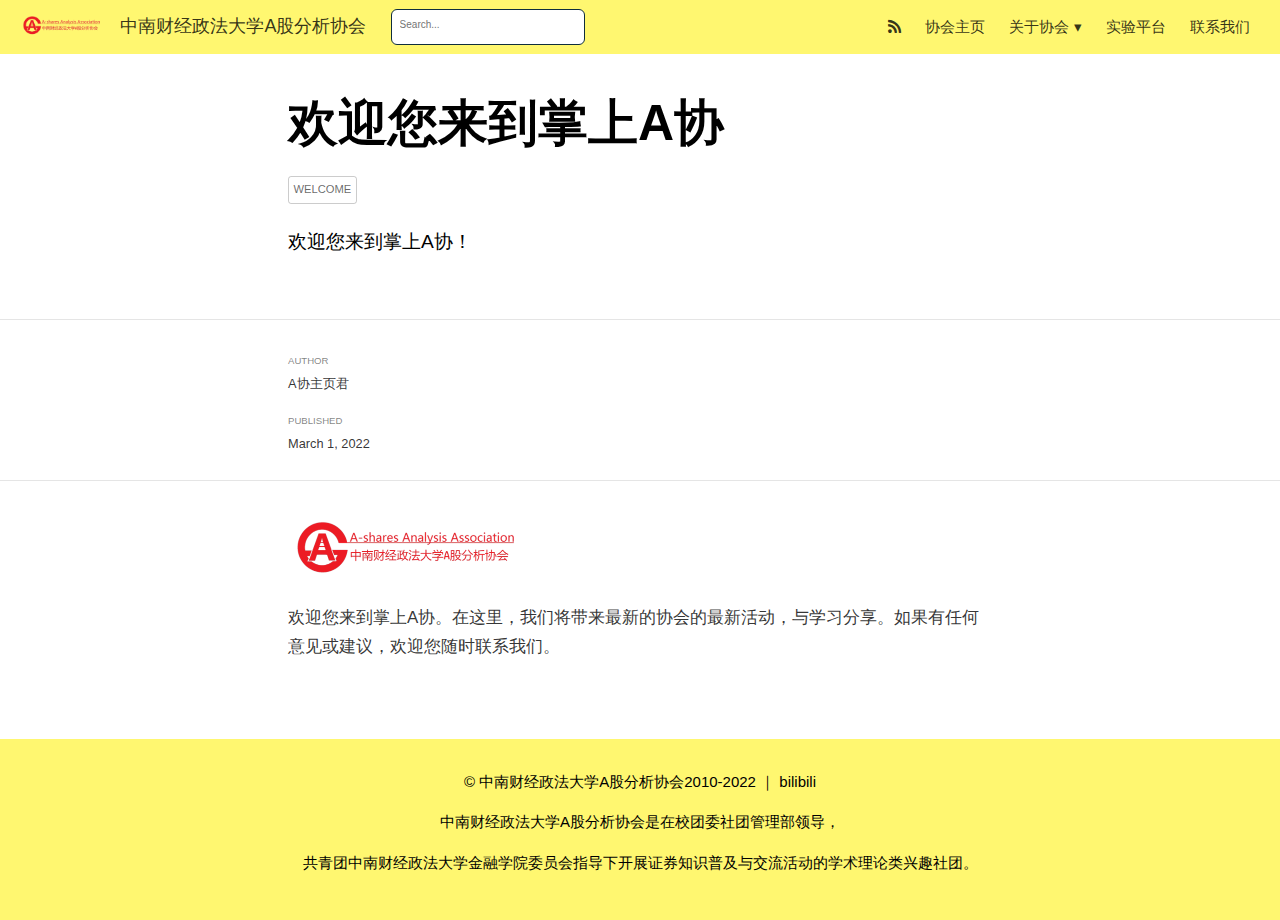
<file: docs/posts/welcome/index.html>
<!DOCTYPE html>

<html xmlns="http://www.w3.org/1999/xhtml" lang="" xml:lang="">

<head>
  <meta charset="utf-8"/>
  <meta name="viewport" content="width=device-width, initial-scale=1"/>
  <meta http-equiv="X-UA-Compatible" content="IE=Edge,chrome=1"/>
  <meta name="generator" content="distill" />

  <style type="text/css">
  /* Hide doc at startup (prevent jankiness while JS renders/transforms) */
  body {
    visibility: hidden;
  }
  </style>

 <!--radix_placeholder_import_source-->
 <!--/radix_placeholder_import_source-->

<style type="text/css">code{white-space: pre;}</style>
<style type="text/css" data-origin="pandoc">
pre > code.sourceCode { white-space: pre; position: relative; }
pre > code.sourceCode > span { display: inline-block; line-height: 1.25; }
pre > code.sourceCode > span:empty { height: 1.2em; }
.sourceCode { overflow: visible; }
code.sourceCode > span { color: inherit; text-decoration: inherit; }
div.sourceCode { margin: 1em 0; }
pre.sourceCode { margin: 0; }
@media screen {
div.sourceCode { overflow: auto; }
}
@media print {
pre > code.sourceCode { white-space: pre-wrap; }
pre > code.sourceCode > span { text-indent: -5em; padding-left: 5em; }
}
pre.numberSource code
  { counter-reset: source-line 0; }
pre.numberSource code > span
  { position: relative; left: -4em; counter-increment: source-line; }
pre.numberSource code > span > a:first-child::before
  { content: counter(source-line);
    position: relative; left: -1em; text-align: right; vertical-align: baseline;
    border: none; display: inline-block;
    -webkit-touch-callout: none; -webkit-user-select: none;
    -khtml-user-select: none; -moz-user-select: none;
    -ms-user-select: none; user-select: none;
    padding: 0 4px; width: 4em;
    color: #aaaaaa;
  }
pre.numberSource { margin-left: 3em; border-left: 1px solid #aaaaaa;  padding-left: 4px; }
div.sourceCode
  {   }
@media screen {
pre > code.sourceCode > span > a:first-child::before { text-decoration: underline; }
}
code span.al { color: #ad0000; } /* Alert */
code span.an { color: #5e5e5e; } /* Annotation */
code span.at { color: #20794d; } /* Attribute */
code span.bn { color: #ad0000; } /* BaseN */
code span.bu { } /* BuiltIn */
code span.cf { color: #007ba5; } /* ControlFlow */
code span.ch { color: #20794d; } /* Char */
code span.cn { color: #8f5902; } /* Constant */
code span.co { color: #5e5e5e; } /* Comment */
code span.cv { color: #5e5e5e; font-style: italic; } /* CommentVar */
code span.do { color: #5e5e5e; font-style: italic; } /* Documentation */
code span.dt { color: #ad0000; } /* DataType */
code span.dv { color: #ad0000; } /* DecVal */
code span.er { color: #ad0000; } /* Error */
code span.ex { } /* Extension */
code span.fl { color: #ad0000; } /* Float */
code span.fu { color: #4758ab; } /* Function */
code span.im { } /* Import */
code span.in { color: #5e5e5e; } /* Information */
code span.kw { color: #007ba5; } /* Keyword */
code span.op { color: #5e5e5e; } /* Operator */
code span.ot { color: #007ba5; } /* Other */
code span.pp { color: #ad0000; } /* Preprocessor */
code span.sc { color: #20794d; } /* SpecialChar */
code span.ss { color: #20794d; } /* SpecialString */
code span.st { color: #20794d; } /* String */
code span.va { color: #111111; } /* Variable */
code span.vs { color: #20794d; } /* VerbatimString */
code span.wa { color: #5e5e5e; font-style: italic; } /* Warning */
</style>

  <!--radix_placeholder_meta_tags-->
<title>中南财经政法大学A股分析协会: 欢迎您来到掌上A协</title>

<meta property="description" itemprop="description" content="欢迎您来到掌上A协！"/>

<link rel="canonical" href="zuelashare.com/posts/welcome/"/>

<!--  https://schema.org/Article -->
<meta property="article:published" itemprop="datePublished" content="2022-03-01"/>
<meta property="article:created" itemprop="dateCreated" content="2022-03-01"/>
<meta name="article:author" content="A协主页君"/>

<!--  https://developers.facebook.com/docs/sharing/webmasters#markup -->
<meta property="og:title" content="中南财经政法大学A股分析协会: 欢迎您来到掌上A协"/>
<meta property="og:type" content="article"/>
<meta property="og:description" content="欢迎您来到掌上A协！"/>
<meta property="og:url" content="zuelashare.com/posts/welcome/"/>
<meta property="og:image" content="zuelashare.com/posts/welcome/logo.png"/>
<meta property="og:image:width" content="476"/>
<meta property="og:image:height" content="113"/>
<meta property="og:locale" content="en_US"/>
<meta property="og:site_name" content="中南财经政法大学A股分析协会"/>

<!--  https://dev.twitter.com/cards/types/summary -->
<meta property="twitter:card" content="summary_large_image"/>
<meta property="twitter:title" content="中南财经政法大学A股分析协会: 欢迎您来到掌上A协"/>
<meta property="twitter:description" content="欢迎您来到掌上A协！"/>
<meta property="twitter:url" content="zuelashare.com/posts/welcome/"/>
<meta property="twitter:image" content="zuelashare.com/posts/welcome/logo.png"/>
<meta property="twitter:image:width" content="476"/>
<meta property="twitter:image:height" content="113"/>

<!--/radix_placeholder_meta_tags-->
  <!--radix_placeholder_rmarkdown_metadata-->

<script type="text/json" id="radix-rmarkdown-metadata">
{"type":"list","attributes":{"names":{"type":"character","attributes":{},"value":["title","description","author","date","output","categories","citation","citation_url","canonical_url"]}},"value":[{"type":"character","attributes":{},"value":["欢迎您来到掌上A协"]},{"type":"character","attributes":{},"value":["欢迎您来到掌上A协！"]},{"type":"list","attributes":{},"value":[{"type":"list","attributes":{"names":{"type":"character","attributes":{},"value":["name"]}},"value":[{"type":"character","attributes":{},"value":["A协主页君"]}]}]},{"type":"character","attributes":{},"value":["03-01-2022"]},{"type":"list","attributes":{"names":{"type":"character","attributes":{},"value":["distill::distill_article"]}},"value":[{"type":"list","attributes":{"names":{"type":"character","attributes":{},"value":["self_contained"]}},"value":[{"type":"logical","attributes":{},"value":[false]}]}]},{"type":"character","attributes":{},"value":["welcome"]},{"type":"logical","attributes":{},"value":[false]},{"type":"character","attributes":{},"value":["zuelashare.com/posts/welcome/"]},{"type":"character","attributes":{},"value":["zuelashare.com/posts/welcome/"]}]}
</script>
<!--/radix_placeholder_rmarkdown_metadata-->
  
  <script type="text/json" id="radix-resource-manifest">
  {"type":"character","attributes":{},"value":["logo.png","welcome_files/anchor-4.2.2/anchor.min.js","welcome_files/bowser-1.9.3/bowser.min.js","welcome_files/distill-2.2.21/template.v2.js","welcome_files/header-attrs-2.11/header-attrs.js","welcome_files/jquery-3.6.0/jquery-3.6.0.js","welcome_files/jquery-3.6.0/jquery-3.6.0.min.js","welcome_files/jquery-3.6.0/jquery-3.6.0.min.map","welcome_files/popper-2.6.0/popper.min.js","welcome_files/tippy-6.2.7/tippy-bundle.umd.min.js","welcome_files/tippy-6.2.7/tippy-light-border.css","welcome_files/tippy-6.2.7/tippy.css","welcome_files/tippy-6.2.7/tippy.umd.min.js","welcome_files/webcomponents-2.0.0/webcomponents.js"]}
  </script>
  <!--radix_placeholder_navigation_in_header-->
<meta name="distill:offset" content="../.."/>

<script type="application/javascript">

  window.headroom_prevent_pin = false;

  window.document.addEventListener("DOMContentLoaded", function (event) {

    // initialize headroom for banner
    var header = $('header').get(0);
    var headerHeight = header.offsetHeight;
    var headroom = new Headroom(header, {
      tolerance: 5,
      onPin : function() {
        if (window.headroom_prevent_pin) {
          window.headroom_prevent_pin = false;
          headroom.unpin();
        }
      }
    });
    headroom.init();
    if(window.location.hash)
      headroom.unpin();
    $(header).addClass('headroom--transition');

    // offset scroll location for banner on hash change
    // (see: https://github.com/WickyNilliams/headroom.js/issues/38)
    window.addEventListener("hashchange", function(event) {
      window.scrollTo(0, window.pageYOffset - (headerHeight + 25));
    });

    // responsive menu
    $('.distill-site-header').each(function(i, val) {
      var topnav = $(this);
      var toggle = topnav.find('.nav-toggle');
      toggle.on('click', function() {
        topnav.toggleClass('responsive');
      });
    });

    // nav dropdowns
    $('.nav-dropbtn').click(function(e) {
      $(this).next('.nav-dropdown-content').toggleClass('nav-dropdown-active');
      $(this).parent().siblings('.nav-dropdown')
         .children('.nav-dropdown-content').removeClass('nav-dropdown-active');
    });
    $("body").click(function(e){
      $('.nav-dropdown-content').removeClass('nav-dropdown-active');
    });
    $(".nav-dropdown").click(function(e){
      e.stopPropagation();
    });
  });
</script>

<style type="text/css">

/* Theme (user-documented overrideables for nav appearance) */

.distill-site-nav {
  color: rgba(255, 255, 255, 0.8);
  background-color: #0F2E3D;
  font-size: 15px;
  font-weight: 300;
}

.distill-site-nav a {
  color: inherit;
  text-decoration: none;
}

.distill-site-nav a:hover {
  color: white;
}

@media print {
  .distill-site-nav {
    display: none;
  }
}

.distill-site-header {

}

.distill-site-footer {

}


/* Site Header */

.distill-site-header {
  width: 100%;
  box-sizing: border-box;
  z-index: 3;
}

.distill-site-header .nav-left {
  display: inline-block;
  margin-left: 8px;
}

@media screen and (max-width: 768px) {
  .distill-site-header .nav-left {
    margin-left: 0;
  }
}


.distill-site-header .nav-right {
  float: right;
  margin-right: 8px;
}

.distill-site-header a,
.distill-site-header .title {
  display: inline-block;
  text-align: center;
  padding: 14px 10px 14px 10px;
}

.distill-site-header .title {
  font-size: 18px;
  min-width: 150px;
}

.distill-site-header .logo {
  padding: 0;
}

.distill-site-header .logo img {
  display: none;
  max-height: 20px;
  width: auto;
  margin-bottom: -4px;
}

.distill-site-header .nav-image img {
  max-height: 18px;
  width: auto;
  display: inline-block;
  margin-bottom: -3px;
}



@media screen and (min-width: 1000px) {
  .distill-site-header .logo img {
    display: inline-block;
  }
  .distill-site-header .nav-left {
    margin-left: 20px;
  }
  .distill-site-header .nav-right {
    margin-right: 20px;
  }
  .distill-site-header .title {
    padding-left: 12px;
  }
}


.distill-site-header .nav-toggle {
  display: none;
}

.nav-dropdown {
  display: inline-block;
  position: relative;
}

.nav-dropdown .nav-dropbtn {
  border: none;
  outline: none;
  color: rgba(255, 255, 255, 0.8);
  padding: 16px 10px;
  background-color: transparent;
  font-family: inherit;
  font-size: inherit;
  font-weight: inherit;
  margin: 0;
  margin-top: 1px;
  z-index: 2;
}

.nav-dropdown-content {
  display: none;
  position: absolute;
  background-color: white;
  min-width: 200px;
  border: 1px solid rgba(0,0,0,0.15);
  border-radius: 4px;
  box-shadow: 0px 8px 16px 0px rgba(0,0,0,0.1);
  z-index: 1;
  margin-top: 2px;
  white-space: nowrap;
  padding-top: 4px;
  padding-bottom: 4px;
}

.nav-dropdown-content hr {
  margin-top: 4px;
  margin-bottom: 4px;
  border: none;
  border-bottom: 1px solid rgba(0, 0, 0, 0.1);
}

.nav-dropdown-active {
  display: block;
}

.nav-dropdown-content a, .nav-dropdown-content .nav-dropdown-header {
  color: black;
  padding: 6px 24px;
  text-decoration: none;
  display: block;
  text-align: left;
}

.nav-dropdown-content .nav-dropdown-header {
  display: block;
  padding: 5px 24px;
  padding-bottom: 0;
  text-transform: uppercase;
  font-size: 14px;
  color: #999999;
  white-space: nowrap;
}

.nav-dropdown:hover .nav-dropbtn {
  color: white;
}

.nav-dropdown-content a:hover {
  background-color: #ddd;
  color: black;
}

.nav-right .nav-dropdown-content {
  margin-left: -45%;
  right: 0;
}

@media screen and (max-width: 768px) {
  .distill-site-header a, .distill-site-header .nav-dropdown  {display: none;}
  .distill-site-header a.nav-toggle {
    float: right;
    display: block;
  }
  .distill-site-header .title {
    margin-left: 0;
  }
  .distill-site-header .nav-right {
    margin-right: 0;
  }
  .distill-site-header {
    overflow: hidden;
  }
  .nav-right .nav-dropdown-content {
    margin-left: 0;
  }
}


@media screen and (max-width: 768px) {
  .distill-site-header.responsive {position: relative; min-height: 500px; }
  .distill-site-header.responsive a.nav-toggle {
    position: absolute;
    right: 0;
    top: 0;
  }
  .distill-site-header.responsive a,
  .distill-site-header.responsive .nav-dropdown {
    display: block;
    text-align: left;
  }
  .distill-site-header.responsive .nav-left,
  .distill-site-header.responsive .nav-right {
    width: 100%;
  }
  .distill-site-header.responsive .nav-dropdown {float: none;}
  .distill-site-header.responsive .nav-dropdown-content {position: relative;}
  .distill-site-header.responsive .nav-dropdown .nav-dropbtn {
    display: block;
    width: 100%;
    text-align: left;
  }
}

/* Site Footer */

.distill-site-footer {
  width: 100%;
  overflow: hidden;
  box-sizing: border-box;
  z-index: 3;
  margin-top: 30px;
  padding-top: 30px;
  padding-bottom: 30px;
  text-align: center;
}

/* Headroom */

d-title {
  padding-top: 6rem;
}

@media print {
  d-title {
    padding-top: 4rem;
  }
}

.headroom {
  z-index: 1000;
  position: fixed;
  top: 0;
  left: 0;
  right: 0;
}

.headroom--transition {
  transition: all .4s ease-in-out;
}

.headroom--unpinned {
  top: -100px;
}

.headroom--pinned {
  top: 0;
}

/* adjust viewport for navbar height */
/* helps vertically center bootstrap (non-distill) content */
.min-vh-100 {
  min-height: calc(100vh - 100px) !important;
}

</style>

<script src="../../site_libs/jquery-3.6.0/jquery-3.6.0.min.js"></script>
<link href="../../site_libs/font-awesome-5.1.0/css/all.css" rel="stylesheet"/>
<link href="../../site_libs/font-awesome-5.1.0/css/v4-shims.css" rel="stylesheet"/>
<script src="../../site_libs/headroom-0.9.4/headroom.min.js"></script>
<script src="../../site_libs/autocomplete-0.37.1/autocomplete.min.js"></script>
<script src="../../site_libs/fuse-6.4.1/fuse.min.js"></script>

<script type="application/javascript">

function getMeta(metaName) {
  var metas = document.getElementsByTagName('meta');
  for (let i = 0; i < metas.length; i++) {
    if (metas[i].getAttribute('name') === metaName) {
      return metas[i].getAttribute('content');
    }
  }
  return '';
}

function offsetURL(url) {
  var offset = getMeta('distill:offset');
  return offset ? offset + '/' + url : url;
}

function createFuseIndex() {

  // create fuse index
  var options = {
    keys: [
      { name: 'title', weight: 20 },
      { name: 'categories', weight: 15 },
      { name: 'description', weight: 10 },
      { name: 'contents', weight: 5 },
    ],
    ignoreLocation: true,
    threshold: 0
  };
  var fuse = new window.Fuse([], options);

  // fetch the main search.json
  return fetch(offsetURL('search.json'))
    .then(function(response) {
      if (response.status == 200) {
        return response.json().then(function(json) {
          // index main articles
          json.articles.forEach(function(article) {
            fuse.add(article);
          });
          // download collections and index their articles
          return Promise.all(json.collections.map(function(collection) {
            return fetch(offsetURL(collection)).then(function(response) {
              if (response.status === 200) {
                return response.json().then(function(articles) {
                  articles.forEach(function(article) {
                    fuse.add(article);
                  });
                })
              } else {
                return Promise.reject(
                  new Error('Unexpected status from search index request: ' +
                            response.status)
                );
              }
            });
          })).then(function() {
            return fuse;
          });
        });

      } else {
        return Promise.reject(
          new Error('Unexpected status from search index request: ' +
                      response.status)
        );
      }
    });
}

window.document.addEventListener("DOMContentLoaded", function (event) {

  // get search element (bail if we don't have one)
  var searchEl = window.document.getElementById('distill-search');
  if (!searchEl)
    return;

  createFuseIndex()
    .then(function(fuse) {

      // make search box visible
      searchEl.classList.remove('hidden');

      // initialize autocomplete
      var options = {
        autoselect: true,
        hint: false,
        minLength: 2,
      };
      window.autocomplete(searchEl, options, [{
        source: function(query, callback) {
          const searchOptions = {
            isCaseSensitive: false,
            shouldSort: true,
            minMatchCharLength: 2,
            limit: 10,
          };
          var results = fuse.search(query, searchOptions);
          callback(results
            .map(function(result) { return result.item; })
          );
        },
        templates: {
          suggestion: function(suggestion) {
            var img = suggestion.preview && Object.keys(suggestion.preview).length > 0
              ? `<img src="${offsetURL(suggestion.preview)}"</img>`
              : '';
            var html = `
              <div class="search-item">
                <h3>${suggestion.title}</h3>
                <div class="search-item-description">
                  ${suggestion.description || ''}
                </div>
                <div class="search-item-preview">
                  ${img}
                </div>
              </div>
            `;
            return html;
          }
        }
      }]).on('autocomplete:selected', function(event, suggestion) {
        window.location.href = offsetURL(suggestion.path);
      });
      // remove inline display style on autocompleter (we want to
      // manage responsive display via css)
      $('.algolia-autocomplete').css("display", "");
    })
    .catch(function(error) {
      console.log(error);
    });

});

</script>

<style type="text/css">

.nav-search {
  font-size: x-small;
}

/* Algolioa Autocomplete */

.algolia-autocomplete {
  display: inline-block;
  margin-left: 10px;
  vertical-align: sub;
  background-color: white;
  color: black;
  padding: 6px;
  padding-top: 8px;
  padding-bottom: 0;
  border-radius: 6px;
  border: 1px #0F2E3D solid;
  width: 180px;
}


@media screen and (max-width: 768px) {
  .distill-site-nav .algolia-autocomplete {
    display: none;
    visibility: hidden;
  }
  .distill-site-nav.responsive .algolia-autocomplete {
    display: inline-block;
    visibility: visible;
  }
  .distill-site-nav.responsive .algolia-autocomplete .aa-dropdown-menu {
    margin-left: 0;
    width: 400px;
    max-height: 400px;
  }
}

.algolia-autocomplete .aa-input, .algolia-autocomplete .aa-hint {
  width: 90%;
  outline: none;
  border: none;
}

.algolia-autocomplete .aa-hint {
  color: #999;
}
.algolia-autocomplete .aa-dropdown-menu {
  width: 550px;
  max-height: 70vh;
  overflow-x: visible;
  overflow-y: scroll;
  padding: 5px;
  margin-top: 3px;
  margin-left: -150px;
  background-color: #fff;
  border-radius: 5px;
  border: 1px solid #999;
  border-top: none;
}

.algolia-autocomplete .aa-dropdown-menu .aa-suggestion {
  cursor: pointer;
  padding: 5px 4px;
  border-bottom: 1px solid #eee;
}

.algolia-autocomplete .aa-dropdown-menu .aa-suggestion:last-of-type {
  border-bottom: none;
  margin-bottom: 2px;
}

.algolia-autocomplete .aa-dropdown-menu .aa-suggestion .search-item {
  overflow: hidden;
  font-size: 0.8em;
  line-height: 1.4em;
}

.algolia-autocomplete .aa-dropdown-menu .aa-suggestion .search-item h3 {
  font-size: 1rem;
  margin-block-start: 0;
  margin-block-end: 5px;
}

.algolia-autocomplete .aa-dropdown-menu .aa-suggestion .search-item-description {
  display: inline-block;
  overflow: hidden;
  height: 2.8em;
  width: 80%;
  margin-right: 4%;
}

.algolia-autocomplete .aa-dropdown-menu .aa-suggestion .search-item-preview {
  display: inline-block;
  width: 15%;
}

.algolia-autocomplete .aa-dropdown-menu .aa-suggestion .search-item-preview img {
  height: 3em;
  width: auto;
  display: none;
}

.algolia-autocomplete .aa-dropdown-menu .aa-suggestion .search-item-preview img[src] {
  display: initial;
}

.algolia-autocomplete .aa-dropdown-menu .aa-suggestion.aa-cursor {
  background-color: #eee;
}
.algolia-autocomplete .aa-dropdown-menu .aa-suggestion em {
  font-weight: bold;
  font-style: normal;
}

</style>


<!--/radix_placeholder_navigation_in_header-->
  <!--radix_placeholder_distill-->

<style type="text/css">

body {
  background-color: white;
}

.pandoc-table {
  width: 100%;
}

.pandoc-table>caption {
  margin-bottom: 10px;
}

.pandoc-table th:not([align]) {
  text-align: left;
}

.pagedtable-footer {
  font-size: 15px;
}

d-byline .byline {
  grid-template-columns: 2fr 2fr;
}

d-byline .byline h3 {
  margin-block-start: 1.5em;
}

d-byline .byline .authors-affiliations h3 {
  margin-block-start: 0.5em;
}

.authors-affiliations .orcid-id {
  width: 16px;
  height:16px;
  margin-left: 4px;
  margin-right: 4px;
  vertical-align: middle;
  padding-bottom: 2px;
}

d-title .dt-tags {
  margin-top: 1em;
  grid-column: text;
}

.dt-tags .dt-tag {
  text-decoration: none;
  display: inline-block;
  color: rgba(0,0,0,0.6);
  padding: 0em 0.4em;
  margin-right: 0.5em;
  margin-bottom: 0.4em;
  font-size: 70%;
  border: 1px solid rgba(0,0,0,0.2);
  border-radius: 3px;
  text-transform: uppercase;
  font-weight: 500;
}

d-article table.gt_table td,
d-article table.gt_table th {
  border-bottom: none;
}

.html-widget {
  margin-bottom: 2.0em;
}

.l-screen-inset {
  padding-right: 16px;
}

.l-screen .caption {
  margin-left: 10px;
}

.shaded {
  background: rgb(247, 247, 247);
  padding-top: 20px;
  padding-bottom: 20px;
  border-top: 1px solid rgba(0, 0, 0, 0.1);
  border-bottom: 1px solid rgba(0, 0, 0, 0.1);
}

.shaded .html-widget {
  margin-bottom: 0;
  border: 1px solid rgba(0, 0, 0, 0.1);
}

.shaded .shaded-content {
  background: white;
}

.text-output {
  margin-top: 0;
  line-height: 1.5em;
}

.hidden {
  display: none !important;
}

d-article {
  padding-top: 2.5rem;
  padding-bottom: 30px;
}

d-appendix {
  padding-top: 30px;
}

d-article>p>img {
  width: 100%;
}

d-article h2 {
  margin: 1rem 0 1.5rem 0;
}

d-article h3 {
  margin-top: 1.5rem;
}

d-article iframe {
  border: 1px solid rgba(0, 0, 0, 0.1);
  margin-bottom: 2.0em;
  width: 100%;
}

/* Tweak code blocks */

d-article div.sourceCode code,
d-article pre code {
  font-family: Consolas, Monaco, 'Andale Mono', 'Ubuntu Mono', monospace;
}

d-article pre,
d-article div.sourceCode,
d-article div.sourceCode pre {
  overflow: auto;
}

d-article div.sourceCode {
  background-color: white;
}

d-article div.sourceCode pre {
  padding-left: 10px;
  font-size: 12px;
  border-left: 2px solid rgba(0,0,0,0.1);
}

d-article pre {
  font-size: 12px;
  color: black;
  background: none;
  margin-top: 0;
  text-align: left;
  white-space: pre;
  word-spacing: normal;
  word-break: normal;
  word-wrap: normal;
  line-height: 1.5;

  -moz-tab-size: 4;
  -o-tab-size: 4;
  tab-size: 4;

  -webkit-hyphens: none;
  -moz-hyphens: none;
  -ms-hyphens: none;
  hyphens: none;
}

d-article pre a {
  border-bottom: none;
}

d-article pre a:hover {
  border-bottom: none;
  text-decoration: underline;
}

d-article details {
  grid-column: text;
  margin-bottom: 0.8em;
}

@media(min-width: 768px) {

d-article pre,
d-article div.sourceCode,
d-article div.sourceCode pre {
  overflow: visible !important;
}

d-article div.sourceCode pre {
  padding-left: 18px;
  font-size: 14px;
}

d-article pre {
  font-size: 14px;
}

}

figure img.external {
  background: white;
  border: 1px solid rgba(0, 0, 0, 0.1);
  box-shadow: 0 1px 8px rgba(0, 0, 0, 0.1);
  padding: 18px;
  box-sizing: border-box;
}

/* CSS for d-contents */

.d-contents {
  grid-column: text;
  color: rgba(0,0,0,0.8);
  font-size: 0.9em;
  padding-bottom: 1em;
  margin-bottom: 1em;
  padding-bottom: 0.5em;
  margin-bottom: 1em;
  padding-left: 0.25em;
  justify-self: start;
}

@media(min-width: 1000px) {
  .d-contents.d-contents-float {
    height: 0;
    grid-column-start: 1;
    grid-column-end: 4;
    justify-self: center;
    padding-right: 3em;
    padding-left: 2em;
  }
}

.d-contents nav h3 {
  font-size: 18px;
  margin-top: 0;
  margin-bottom: 1em;
}

.d-contents li {
  list-style-type: none
}

.d-contents nav > ul {
  padding-left: 0;
}

.d-contents ul {
  padding-left: 1em
}

.d-contents nav ul li {
  margin-top: 0.6em;
  margin-bottom: 0.2em;
}

.d-contents nav a {
  font-size: 13px;
  border-bottom: none;
  text-decoration: none
  color: rgba(0, 0, 0, 0.8);
}

.d-contents nav a:hover {
  text-decoration: underline solid rgba(0, 0, 0, 0.6)
}

.d-contents nav > ul > li > a {
  font-weight: 600;
}

.d-contents nav > ul > li > ul {
  font-weight: inherit;
}

.d-contents nav > ul > li > ul > li {
  margin-top: 0.2em;
}


.d-contents nav ul {
  margin-top: 0;
  margin-bottom: 0.25em;
}

.d-article-with-toc h2:nth-child(2) {
  margin-top: 0;
}


/* Figure */

.figure {
  position: relative;
  margin-bottom: 2.5em;
  margin-top: 1.5em;
}

.figure img {
  width: 100%;
}

.figure .caption {
  color: rgba(0, 0, 0, 0.6);
  font-size: 12px;
  line-height: 1.5em;
}

.figure img.external {
  background: white;
  border: 1px solid rgba(0, 0, 0, 0.1);
  box-shadow: 0 1px 8px rgba(0, 0, 0, 0.1);
  padding: 18px;
  box-sizing: border-box;
}

.figure .caption a {
  color: rgba(0, 0, 0, 0.6);
}

.figure .caption b,
.figure .caption strong, {
  font-weight: 600;
  color: rgba(0, 0, 0, 1.0);
}

/* Citations */

d-article .citation {
  color: inherit;
  cursor: inherit;
}

div.hanging-indent{
  margin-left: 1em; text-indent: -1em;
}

/* Citation hover box */

.tippy-box[data-theme~=light-border] {
  background-color: rgba(250, 250, 250, 0.95);
}

.tippy-content > p {
  margin-bottom: 0;
  padding: 2px;
}


/* Tweak 1000px media break to show more text */

@media(min-width: 1000px) {
  .base-grid,
  distill-header,
  d-title,
  d-abstract,
  d-article,
  d-appendix,
  distill-appendix,
  d-byline,
  d-footnote-list,
  d-citation-list,
  distill-footer {
    grid-template-columns: [screen-start] 1fr [page-start kicker-start] 80px [middle-start] 50px [text-start kicker-end] 65px 65px 65px 65px 65px 65px 65px 65px [text-end gutter-start] 65px [middle-end] 65px [page-end gutter-end] 1fr [screen-end];
    grid-column-gap: 16px;
  }

  .grid {
    grid-column-gap: 16px;
  }

  d-article {
    font-size: 1.06rem;
    line-height: 1.7em;
  }
  figure .caption, .figure .caption, figure figcaption {
    font-size: 13px;
  }
}

@media(min-width: 1180px) {
  .base-grid,
  distill-header,
  d-title,
  d-abstract,
  d-article,
  d-appendix,
  distill-appendix,
  d-byline,
  d-footnote-list,
  d-citation-list,
  distill-footer {
    grid-template-columns: [screen-start] 1fr [page-start kicker-start] 60px [middle-start] 60px [text-start kicker-end] 60px 60px 60px 60px 60px 60px 60px 60px [text-end gutter-start] 60px [middle-end] 60px [page-end gutter-end] 1fr [screen-end];
    grid-column-gap: 32px;
  }

  .grid {
    grid-column-gap: 32px;
  }
}


/* Get the citation styles for the appendix (not auto-injected on render since
   we do our own rendering of the citation appendix) */

d-appendix .citation-appendix,
.d-appendix .citation-appendix {
  font-size: 11px;
  line-height: 15px;
  border-left: 1px solid rgba(0, 0, 0, 0.1);
  padding-left: 18px;
  border: 1px solid rgba(0,0,0,0.1);
  background: rgba(0, 0, 0, 0.02);
  padding: 10px 18px;
  border-radius: 3px;
  color: rgba(150, 150, 150, 1);
  overflow: hidden;
  margin-top: -12px;
  white-space: pre-wrap;
  word-wrap: break-word;
}

/* Include appendix styles here so they can be overridden */

d-appendix {
  contain: layout style;
  font-size: 0.8em;
  line-height: 1.7em;
  margin-top: 60px;
  margin-bottom: 0;
  border-top: 1px solid rgba(0, 0, 0, 0.1);
  color: rgba(0,0,0,0.5);
  padding-top: 60px;
  padding-bottom: 48px;
}

d-appendix h3 {
  grid-column: page-start / text-start;
  font-size: 15px;
  font-weight: 500;
  margin-top: 1em;
  margin-bottom: 0;
  color: rgba(0,0,0,0.65);
}

d-appendix h3 + * {
  margin-top: 1em;
}

d-appendix ol {
  padding: 0 0 0 15px;
}

@media (min-width: 768px) {
  d-appendix ol {
    padding: 0 0 0 30px;
    margin-left: -30px;
  }
}

d-appendix li {
  margin-bottom: 1em;
}

d-appendix a {
  color: rgba(0, 0, 0, 0.6);
}

d-appendix > * {
  grid-column: text;
}

d-appendix > d-footnote-list,
d-appendix > d-citation-list,
d-appendix > distill-appendix {
  grid-column: screen;
}

/* Include footnote styles here so they can be overridden */

d-footnote-list {
  contain: layout style;
}

d-footnote-list > * {
  grid-column: text;
}

d-footnote-list a.footnote-backlink {
  color: rgba(0,0,0,0.3);
  padding-left: 0.5em;
}



/* Anchor.js */

.anchorjs-link {
  /*transition: all .25s linear; */
  text-decoration: none;
  border-bottom: none;
}
*:hover > .anchorjs-link {
  margin-left: -1.125em !important;
  text-decoration: none;
  border-bottom: none;
}

/* Social footer */

.social_footer {
  margin-top: 30px;
  margin-bottom: 0;
  color: rgba(0,0,0,0.67);
}

.disqus-comments {
  margin-right: 30px;
}

.disqus-comment-count {
  border-bottom: 1px solid rgba(0, 0, 0, 0.4);
  cursor: pointer;
}

#disqus_thread {
  margin-top: 30px;
}

.article-sharing a {
  border-bottom: none;
  margin-right: 8px;
}

.article-sharing a:hover {
  border-bottom: none;
}

.sidebar-section.subscribe {
  font-size: 12px;
  line-height: 1.6em;
}

.subscribe p {
  margin-bottom: 0.5em;
}


.article-footer .subscribe {
  font-size: 15px;
  margin-top: 45px;
}


.sidebar-section.custom {
  font-size: 12px;
  line-height: 1.6em;
}

.custom p {
  margin-bottom: 0.5em;
}

/* Styles for listing layout (hide title) */
.layout-listing d-title, .layout-listing .d-title {
  display: none;
}

/* Styles for posts lists (not auto-injected) */


.posts-with-sidebar {
  padding-left: 45px;
  padding-right: 45px;
}

.posts-list .description h2,
.posts-list .description p {
  font-family: -apple-system, BlinkMacSystemFont, "Segoe UI", Roboto, Oxygen, Ubuntu, Cantarell, "Fira Sans", "Droid Sans", "Helvetica Neue", Arial, sans-serif;
}

.posts-list .description h2 {
  font-weight: 700;
  border-bottom: none;
  padding-bottom: 0;
}

.posts-list h2.post-tag {
  border-bottom: 1px solid rgba(0, 0, 0, 0.2);
  padding-bottom: 12px;
}
.posts-list {
  margin-top: 60px;
  margin-bottom: 24px;
}

.posts-list .post-preview {
  text-decoration: none;
  overflow: hidden;
  display: block;
  border-bottom: 1px solid rgba(0, 0, 0, 0.1);
  padding: 24px 0;
}

.post-preview-last {
  border-bottom: none !important;
}

.posts-list .posts-list-caption {
  grid-column: screen;
  font-weight: 400;
}

.posts-list .post-preview h2 {
  margin: 0 0 6px 0;
  line-height: 1.2em;
  font-style: normal;
  font-size: 24px;
}

.posts-list .post-preview p {
  margin: 0 0 12px 0;
  line-height: 1.4em;
  font-size: 16px;
}

.posts-list .post-preview .thumbnail {
  box-sizing: border-box;
  margin-bottom: 24px;
  position: relative;
  max-width: 500px;
}
.posts-list .post-preview img {
  width: 100%;
  display: block;
}

.posts-list .metadata {
  font-size: 12px;
  line-height: 1.4em;
  margin-bottom: 18px;
}

.posts-list .metadata > * {
  display: inline-block;
}

.posts-list .metadata .publishedDate {
  margin-right: 2em;
}

.posts-list .metadata .dt-authors {
  display: block;
  margin-top: 0.3em;
  margin-right: 2em;
}

.posts-list .dt-tags {
  display: block;
  line-height: 1em;
}

.posts-list .dt-tags .dt-tag {
  display: inline-block;
  color: rgba(0,0,0,0.6);
  padding: 0.3em 0.4em;
  margin-right: 0.2em;
  margin-bottom: 0.4em;
  font-size: 60%;
  border: 1px solid rgba(0,0,0,0.2);
  border-radius: 3px;
  text-transform: uppercase;
  font-weight: 500;
}

.posts-list img {
  opacity: 1;
}

.posts-list img[data-src] {
  opacity: 0;
}

.posts-more {
  clear: both;
}


.posts-sidebar {
  font-size: 16px;
}

.posts-sidebar h3 {
  font-size: 16px;
  margin-top: 0;
  margin-bottom: 0.5em;
  font-weight: 400;
  text-transform: uppercase;
}

.sidebar-section {
  margin-bottom: 30px;
}

.categories ul {
  list-style-type: none;
  margin: 0;
  padding: 0;
}

.categories li {
  color: rgba(0, 0, 0, 0.8);
  margin-bottom: 0;
}

.categories li>a {
  border-bottom: none;
}

.categories li>a:hover {
  border-bottom: 1px solid rgba(0, 0, 0, 0.4);
}

.categories .active {
  font-weight: 600;
}

.categories .category-count {
  color: rgba(0, 0, 0, 0.4);
}


@media(min-width: 768px) {
  .posts-list .post-preview h2 {
    font-size: 26px;
  }
  .posts-list .post-preview .thumbnail {
    float: right;
    width: 30%;
    margin-bottom: 0;
  }
  .posts-list .post-preview .description {
    float: left;
    width: 45%;
  }
  .posts-list .post-preview .metadata {
    float: left;
    width: 20%;
    margin-top: 8px;
  }
  .posts-list .post-preview p {
    margin: 0 0 12px 0;
    line-height: 1.5em;
    font-size: 16px;
  }
  .posts-with-sidebar .posts-list {
    float: left;
    width: 75%;
  }
  .posts-with-sidebar .posts-sidebar {
    float: right;
    width: 20%;
    margin-top: 60px;
    padding-top: 24px;
    padding-bottom: 24px;
  }
}


/* Improve display for browsers without grid (IE/Edge <= 15) */

.downlevel {
  line-height: 1.6em;
  font-family: -apple-system, BlinkMacSystemFont, "Segoe UI", Roboto, Oxygen, Ubuntu, Cantarell, "Fira Sans", "Droid Sans", "Helvetica Neue", Arial, sans-serif;
  margin: 0;
}

.downlevel .d-title {
  padding-top: 6rem;
  padding-bottom: 1.5rem;
}

.downlevel .d-title h1 {
  font-size: 50px;
  font-weight: 700;
  line-height: 1.1em;
  margin: 0 0 0.5rem;
}

.downlevel .d-title p {
  font-weight: 300;
  font-size: 1.2rem;
  line-height: 1.55em;
  margin-top: 0;
}

.downlevel .d-byline {
  padding-top: 0.8em;
  padding-bottom: 0.8em;
  font-size: 0.8rem;
  line-height: 1.8em;
}

.downlevel .section-separator {
  border: none;
  border-top: 1px solid rgba(0, 0, 0, 0.1);
}

.downlevel .d-article {
  font-size: 1.06rem;
  line-height: 1.7em;
  padding-top: 1rem;
  padding-bottom: 2rem;
}


.downlevel .d-appendix {
  padding-left: 0;
  padding-right: 0;
  max-width: none;
  font-size: 0.8em;
  line-height: 1.7em;
  margin-bottom: 0;
  color: rgba(0,0,0,0.5);
  padding-top: 40px;
  padding-bottom: 48px;
}

.downlevel .footnotes ol {
  padding-left: 13px;
}

.downlevel .base-grid,
.downlevel .distill-header,
.downlevel .d-title,
.downlevel .d-abstract,
.downlevel .d-article,
.downlevel .d-appendix,
.downlevel .distill-appendix,
.downlevel .d-byline,
.downlevel .d-footnote-list,
.downlevel .d-citation-list,
.downlevel .distill-footer,
.downlevel .appendix-bottom,
.downlevel .posts-container {
  padding-left: 40px;
  padding-right: 40px;
}

@media(min-width: 768px) {
  .downlevel .base-grid,
  .downlevel .distill-header,
  .downlevel .d-title,
  .downlevel .d-abstract,
  .downlevel .d-article,
  .downlevel .d-appendix,
  .downlevel .distill-appendix,
  .downlevel .d-byline,
  .downlevel .d-footnote-list,
  .downlevel .d-citation-list,
  .downlevel .distill-footer,
  .downlevel .appendix-bottom,
  .downlevel .posts-container {
  padding-left: 150px;
  padding-right: 150px;
  max-width: 900px;
}
}

.downlevel pre code {
  display: block;
  border-left: 2px solid rgba(0, 0, 0, .1);
  padding: 0 0 0 20px;
  font-size: 14px;
}

.downlevel code, .downlevel pre {
  color: black;
  background: none;
  font-family: Consolas, Monaco, 'Andale Mono', 'Ubuntu Mono', monospace;
  text-align: left;
  white-space: pre;
  word-spacing: normal;
  word-break: normal;
  word-wrap: normal;
  line-height: 1.5;

  -moz-tab-size: 4;
  -o-tab-size: 4;
  tab-size: 4;

  -webkit-hyphens: none;
  -moz-hyphens: none;
  -ms-hyphens: none;
  hyphens: none;
}

.downlevel .posts-list .post-preview {
  color: inherit;
}



</style>

<script type="application/javascript">

function is_downlevel_browser() {
  if (bowser.isUnsupportedBrowser({ msie: "12", msedge: "16"},
                                 window.navigator.userAgent)) {
    return true;
  } else {
    return window.load_distill_framework === undefined;
  }
}

// show body when load is complete
function on_load_complete() {

  // add anchors
  if (window.anchors) {
    window.anchors.options.placement = 'left';
    window.anchors.add('d-article > h2, d-article > h3, d-article > h4, d-article > h5');
  }


  // set body to visible
  document.body.style.visibility = 'visible';

  // force redraw for leaflet widgets
  if (window.HTMLWidgets) {
    var maps = window.HTMLWidgets.findAll(".leaflet");
    $.each(maps, function(i, el) {
      var map = this.getMap();
      map.invalidateSize();
      map.eachLayer(function(layer) {
        if (layer instanceof L.TileLayer)
          layer.redraw();
      });
    });
  }

  // trigger 'shown' so htmlwidgets resize
  $('d-article').trigger('shown');
}

function init_distill() {

  init_common();

  // create front matter
  var front_matter = $('<d-front-matter></d-front-matter>');
  $('#distill-front-matter').wrap(front_matter);

  // create d-title
  $('.d-title').changeElementType('d-title');

  // create d-byline
  var byline = $('<d-byline></d-byline>');
  $('.d-byline').replaceWith(byline);

  // create d-article
  var article = $('<d-article></d-article>');
  $('.d-article').wrap(article).children().unwrap();

  // move posts container into article
  $('.posts-container').appendTo($('d-article'));

  // create d-appendix
  $('.d-appendix').changeElementType('d-appendix');

  // flag indicating that we have appendix items
  var appendix = $('.appendix-bottom').children('h3').length > 0;

  // replace footnotes with <d-footnote>
  $('.footnote-ref').each(function(i, val) {
    appendix = true;
    var href = $(this).attr('href');
    var id = href.replace('#', '');
    var fn = $('#' + id);
    var fn_p = $('#' + id + '>p');
    fn_p.find('.footnote-back').remove();
    var text = fn_p.html();
    var dtfn = $('<d-footnote></d-footnote>');
    dtfn.html(text);
    $(this).replaceWith(dtfn);
  });
  // remove footnotes
  $('.footnotes').remove();

  // move refs into #references-listing
  $('#references-listing').replaceWith($('#refs'));

  $('h1.appendix, h2.appendix').each(function(i, val) {
    $(this).changeElementType('h3');
  });
  $('h3.appendix').each(function(i, val) {
    var id = $(this).attr('id');
    $('.d-contents a[href="#' + id + '"]').parent().remove();
    appendix = true;
    $(this).nextUntil($('h1, h2, h3')).addBack().appendTo($('d-appendix'));
  });

  // show d-appendix if we have appendix content
  $("d-appendix").css('display', appendix ? 'grid' : 'none');

  // localize layout chunks to just output
  $('.layout-chunk').each(function(i, val) {

    // capture layout
    var layout = $(this).attr('data-layout');

    // apply layout to markdown level block elements
    var elements = $(this).children().not('details, div.sourceCode, pre, script');
    elements.each(function(i, el) {
      var layout_div = $('<div class="' + layout + '"></div>');
      if (layout_div.hasClass('shaded')) {
        var shaded_content = $('<div class="shaded-content"></div>');
        $(this).wrap(shaded_content);
        $(this).parent().wrap(layout_div);
      } else {
        $(this).wrap(layout_div);
      }
    });


    // unwrap the layout-chunk div
    $(this).children().unwrap();
  });

  // remove code block used to force  highlighting css
  $('.distill-force-highlighting-css').parent().remove();

  // remove empty line numbers inserted by pandoc when using a
  // custom syntax highlighting theme
  $('code.sourceCode a:empty').remove();

  // load distill framework
  load_distill_framework();

  // wait for window.distillRunlevel == 4 to do post processing
  function distill_post_process() {

    if (!window.distillRunlevel || window.distillRunlevel < 4)
      return;

    // hide author/affiliations entirely if we have no authors
    var front_matter = JSON.parse($("#distill-front-matter").html());
    var have_authors = front_matter.authors && front_matter.authors.length > 0;
    if (!have_authors)
      $('d-byline').addClass('hidden');

    // article with toc class
    $('.d-contents').parent().addClass('d-article-with-toc');

    // strip links that point to #
    $('.authors-affiliations').find('a[href="#"]').removeAttr('href');

    // add orcid ids
    $('.authors-affiliations').find('.author').each(function(i, el) {
      var orcid_id = front_matter.authors[i].orcidID;
      if (orcid_id) {
        var a = $('<a></a>');
        a.attr('href', 'https://orcid.org/' + orcid_id);
        var img = $('<img></img>');
        img.addClass('orcid-id');
        img.attr('alt', 'ORCID ID');
        img.attr('src','[data-uri]');
        a.append(img);
        $(this).append(a);
      }
    });

    // hide elements of author/affiliations grid that have no value
    function hide_byline_column(caption) {
      $('d-byline').find('h3:contains("' + caption + '")').parent().css('visibility', 'hidden');
    }

    // affiliations
    var have_affiliations = false;
    for (var i = 0; i<front_matter.authors.length; ++i) {
      var author = front_matter.authors[i];
      if (author.affiliation !== "&nbsp;") {
        have_affiliations = true;
        break;
      }
    }
    if (!have_affiliations)
      $('d-byline').find('h3:contains("Affiliations")').css('visibility', 'hidden');

    // published date
    if (!front_matter.publishedDate)
      hide_byline_column("Published");

    // document object identifier
    var doi = $('d-byline').find('h3:contains("DOI")');
    var doi_p = doi.next().empty();
    if (!front_matter.doi) {
      // if we have a citation and valid citationText then link to that
      if ($('#citation').length > 0 && front_matter.citationText) {
        doi.html('Citation');
        $('<a href="#citation"></a>')
          .text(front_matter.citationText)
          .appendTo(doi_p);
      } else {
        hide_byline_column("DOI");
      }
    } else {
      $('<a></a>')
         .attr('href', "https://doi.org/" + front_matter.doi)
         .html(front_matter.doi)
         .appendTo(doi_p);
    }

     // change plural form of authors/affiliations
    if (front_matter.authors.length === 1) {
      var grid = $('.authors-affiliations');
      grid.children('h3:contains("Authors")').text('Author');
      grid.children('h3:contains("Affiliations")').text('Affiliation');
    }

    // remove d-appendix and d-footnote-list local styles
    $('d-appendix > style:first-child').remove();
    $('d-footnote-list > style:first-child').remove();

    // move appendix-bottom entries to the bottom
    $('.appendix-bottom').appendTo('d-appendix').children().unwrap();
    $('.appendix-bottom').remove();

    // hoverable references
    $('span.citation[data-cites]').each(function() {
      var refHtml = $('#ref-' + $(this).attr('data-cites')).html();
      window.tippy(this, {
        allowHTML: true,
        content: refHtml,
        maxWidth: 500,
        interactive: true,
        interactiveBorder: 10,
        theme: 'light-border',
        placement: 'bottom-start'
      });
    });

    // clear polling timer
    clearInterval(tid);

    // show body now that everything is ready
    on_load_complete();
  }

  var tid = setInterval(distill_post_process, 50);
  distill_post_process();

}

function init_downlevel() {

  init_common();

   // insert hr after d-title
  $('.d-title').after($('<hr class="section-separator"/>'));

  // check if we have authors
  var front_matter = JSON.parse($("#distill-front-matter").html());
  var have_authors = front_matter.authors && front_matter.authors.length > 0;

  // manage byline/border
  if (!have_authors)
    $('.d-byline').remove();
  $('.d-byline').after($('<hr class="section-separator"/>'));
  $('.d-byline a').remove();

  // remove toc
  $('.d-contents').remove();

  // move appendix elements
  $('h1.appendix, h2.appendix').each(function(i, val) {
    $(this).changeElementType('h3');
  });
  $('h3.appendix').each(function(i, val) {
    $(this).nextUntil($('h1, h2, h3')).addBack().appendTo($('.d-appendix'));
  });


  // inject headers into references and footnotes
  var refs_header = $('<h3></h3>');
  refs_header.text('References');
  $('#refs').prepend(refs_header);

  var footnotes_header = $('<h3></h3');
  footnotes_header.text('Footnotes');
  $('.footnotes').children('hr').first().replaceWith(footnotes_header);

  // move appendix-bottom entries to the bottom
  $('.appendix-bottom').appendTo('.d-appendix').children().unwrap();
  $('.appendix-bottom').remove();

  // remove appendix if it's empty
  if ($('.d-appendix').children().length === 0)
    $('.d-appendix').remove();

  // prepend separator above appendix
  $('.d-appendix').before($('<hr class="section-separator" style="clear: both"/>'));

  // trim code
  $('pre>code').each(function(i, val) {
    $(this).html($.trim($(this).html()));
  });

  // move posts-container right before article
  $('.posts-container').insertBefore($('.d-article'));

  $('body').addClass('downlevel');

  on_load_complete();
}


function init_common() {

  // jquery plugin to change element types
  (function($) {
    $.fn.changeElementType = function(newType) {
      var attrs = {};

      $.each(this[0].attributes, function(idx, attr) {
        attrs[attr.nodeName] = attr.nodeValue;
      });

      this.replaceWith(function() {
        return $("<" + newType + "/>", attrs).append($(this).contents());
      });
    };
  })(jQuery);

  // prevent underline for linked images
  $('a > img').parent().css({'border-bottom' : 'none'});

  // mark non-body figures created by knitr chunks as 100% width
  $('.layout-chunk').each(function(i, val) {
    var figures = $(this).find('img, .html-widget');
    if ($(this).attr('data-layout') !== "l-body") {
      figures.css('width', '100%');
    } else {
      figures.css('max-width', '100%');
      figures.filter("[width]").each(function(i, val) {
        var fig = $(this);
        fig.css('width', fig.attr('width') + 'px');
      });

    }
  });

  // auto-append index.html to post-preview links in file: protocol
  // and in rstudio ide preview
  $('.post-preview').each(function(i, val) {
    if (window.location.protocol === "file:")
      $(this).attr('href', $(this).attr('href') + "index.html");
  });

  // get rid of index.html references in header
  if (window.location.protocol !== "file:") {
    $('.distill-site-header a[href]').each(function(i,val) {
      $(this).attr('href', $(this).attr('href').replace("index.html", "./"));
    });
  }

  // add class to pandoc style tables
  $('tr.header').parent('thead').parent('table').addClass('pandoc-table');
  $('.kable-table').children('table').addClass('pandoc-table');

  // add figcaption style to table captions
  $('caption').parent('table').addClass("figcaption");

  // initialize posts list
  if (window.init_posts_list)
    window.init_posts_list();

  // implmement disqus comment link
  $('.disqus-comment-count').click(function() {
    window.headroom_prevent_pin = true;
    $('#disqus_thread').toggleClass('hidden');
    if (!$('#disqus_thread').hasClass('hidden')) {
      var offset = $(this).offset();
      $(window).resize();
      $('html, body').animate({
        scrollTop: offset.top - 35
      });
    }
  });
}

document.addEventListener('DOMContentLoaded', function() {
  if (is_downlevel_browser())
    init_downlevel();
  else
    window.addEventListener('WebComponentsReady', init_distill);
});

</script>

<style type="text/css">
/* base variables */

/* Edit the CSS properties in this file to create a custom
   Distill theme. Only edit values in the right column
   for each row; values shown are the CSS defaults.
   To return any property to the default,
   you may set its value to: unset
   All rows must end with a semi-colon.                      */

/* Optional: embed custom fonts here with `@import`          */
/* This must remain at the top of this file.                 */



html {
  /*-- Main font sizes --*/
  --title-size:      50px;
  --body-size:       1.06rem;
  --code-size:       14px;
  --aside-size:      12px;
  --fig-cap-size:    13px;
  /*-- Main font colors --*/
  --title-color:     #000000;
  --header-color:    rgba(0, 0, 0, 0.8);
  --body-color:      rgba(0, 0, 0, 0.8);
  --aside-color:     rgba(0, 0, 0, 0.6);
  --fig-cap-color:   rgba(0, 0, 0, 0.6);
  /*-- Specify custom fonts ~~~ must be imported above   --*/
  --heading-font:    sans-serif;
  --mono-font:       monospace;
  --body-font:       sans-serif;
  --navbar-font:     sans-serif;  /* websites + blogs only */
}

/*-- ARTICLE METADATA --*/
d-byline {
  --heading-size:    0.6rem;
  --heading-color:   rgba(0, 0, 0, 0.5);
  --body-size:       0.8rem;
  --body-color:      rgba(0, 0, 0, 0.8);
}

/*-- ARTICLE TABLE OF CONTENTS --*/
.d-contents {
  --heading-size:    18px;
  --contents-size:   13px;
}

/*-- ARTICLE APPENDIX --*/
d-appendix {
  --heading-size:    15px;
  --heading-color:   rgba(0, 0, 0, 0.65);
  --text-size:       0.8em;
  --text-color:      rgba(0, 0, 0, 0.5);
}

/*-- WEBSITE HEADER + FOOTER --*/
/* These properties only apply to Distill sites and blogs  */

.distill-site-header {
  --title-size:       18px;
  --text-color:       rgba(255, 255, 255, 0.8);
  --text-size:        15px;
  --hover-color:      white;
  --bkgd-color:       #0F2E3D;
}

.distill-site-footer {
  --text-color:       rgba(255, 255, 255, 0.8);
  --text-size:        15px;
  --hover-color:      white;
  --bkgd-color:       #0F2E3D;
}

/*-- Additional custom styles --*/
/* Add any additional CSS rules below                      */
</style>
<style type="text/css">
/* base variables */

/* Edit the CSS properties in this file to create a custom
   Distill theme. Only edit values in the right column
   for each row; values shown are the CSS defaults.
   To return any property to the default,
   you may set its value to: unset
   All rows must end with a semi-colon.                      */

/* Optional: embed custom fonts here with `@import`          */
/* This must remain at the top of this file.                 */



html {
  /*-- Main font sizes --*/
  --title-size:      50px;
  --body-size:       1.06rem;
  --code-size:       14px;
  --aside-size:      12px;
  --fig-cap-size:    13px;
  /*-- Main font colors --*/
  --title-color:     #000000;
  --header-color:    rgba(0, 0, 0, 0.8);
  --body-color:      rgba(0, 0, 0, 0.8);
  --aside-color:     rgba(0, 0, 0, 0.6);
  --fig-cap-color:   rgba(0, 0, 0, 0.6);
  /*-- Specify custom fonts ~~~ must be imported above   --*/
  --heading-font:    sans-serif;
  --mono-font:       monospace;
  --body-font:       sans-serif;
  --navbar-font:     sans-serif;  /* websites + blogs only */
}

/*-- ARTICLE METADATA --*/
d-byline {
  --heading-size:    0.6rem;
  --heading-color:   rgba(0, 0, 0, 0.5);
  --body-size:       0.8rem;
  --body-color:      rgba(0, 0, 0, 0.8);
}

/*-- ARTICLE TABLE OF CONTENTS --*/
.d-contents {
  --heading-size:    18px;
  --contents-size:   13px;
}

/*-- ARTICLE APPENDIX --*/
d-appendix {
  --heading-size:    15px;
  --heading-color:   rgba(0, 0, 0, 0.65);
  --text-size:       0.8em;
  --text-color:      rgba(0, 0, 0, 0.5);
}

/*-- WEBSITE HEADER + FOOTER --*/
/* These properties only apply to Distill sites and blogs  */

.distill-site-header {
  --title-size:       18px;
  --text-color:       rgba(0, 0, 0, 0.8);
  --text-size:        15px;
  --hover-color:      grey;
  --bkgd-color:       #fff770;
}

.distill-site-footer {
  --text-color:       white(0, 0, 0, 0.8);
  --text-size:        15px;
  --hover-color:      grey;
  --bkgd-color:       #fff770;
}

/*-- Additional custom styles --*/
/* Add any additional CSS rules below                      */
</style>
<style type="text/css">
/* base style */

/* FONT FAMILIES */

:root {
  --heading-default: -apple-system, BlinkMacSystemFont, "Segoe UI", Roboto, Oxygen, Ubuntu, Cantarell, "Fira Sans", "Droid Sans", "Helvetica Neue", Arial, sans-serif;
  --mono-default: Consolas, Monaco, 'Andale Mono', 'Ubuntu Mono', monospace;
  --body-default: -apple-system, BlinkMacSystemFont, "Segoe UI", Roboto, Oxygen, Ubuntu, Cantarell, "Fira Sans", "Droid Sans", "Helvetica Neue", Arial, sans-serif;
}

body,
.posts-list .post-preview p,
.posts-list .description p {
  font-family: var(--body-font), var(--body-default);
}

h1, h2, h3, h4, h5, h6,
.posts-list .post-preview h2,
.posts-list .description h2 {
  font-family: var(--heading-font), var(--heading-default);
}

d-article div.sourceCode code,
d-article pre code {
  font-family: var(--mono-font), var(--mono-default);
}


/*-- TITLE --*/
d-title h1,
.posts-list > h1 {
  color: var(--title-color, black);
}

d-title h1 {
  font-size: var(--title-size, 50px);
}

/*-- HEADERS --*/
d-article h1,
d-article h2,
d-article h3,
d-article h4,
d-article h5,
d-article h6 {
  color: var(--header-color, rgba(0, 0, 0, 0.8));
}

/*-- BODY --*/
d-article > p,  /* only text inside of <p> tags */
d-article > ul, /* lists */
d-article > ol {
  color: var(--body-color, rgba(0, 0, 0, 0.8));
  font-size: var(--body-size, 1.06rem);
}


/*-- CODE --*/
d-article div.sourceCode code,
d-article pre code {
  font-size: var(--code-size, 14px);
}

/*-- ASIDE --*/
d-article aside {
  font-size: var(--aside-size, 12px);
  color: var(--aside-color, rgba(0, 0, 0, 0.6));
}

/*-- FIGURE CAPTIONS --*/
figure .caption,
figure figcaption,
.figure .caption {
  font-size: var(--fig-cap-size, 13px);
  color: var(--fig-cap-color, rgba(0, 0, 0, 0.6));
}

/*-- METADATA --*/
d-byline h3 {
  font-size: var(--heading-size, 0.6rem);
  color: var(--heading-color, rgba(0, 0, 0, 0.5));
}

d-byline {
  font-size: var(--body-size, 0.8rem);
  color: var(--body-color, rgba(0, 0, 0, 0.8));
}

d-byline a,
d-article d-byline a {
  color: var(--body-color, rgba(0, 0, 0, 0.8));
}

/*-- TABLE OF CONTENTS --*/
.d-contents nav h3 {
  font-size: var(--heading-size, 18px);
}

.d-contents nav a {
  font-size: var(--contents-size, 13px);
}

/*-- APPENDIX --*/
d-appendix h3 {
  font-size: var(--heading-size, 15px);
  color: var(--heading-color, rgba(0, 0, 0, 0.65));
}

d-appendix {
  font-size: var(--text-size, 0.8em);
  color: var(--text-color, rgba(0, 0, 0, 0.5));
}

d-appendix d-footnote-list a.footnote-backlink {
  color: var(--text-color, rgba(0, 0, 0, 0.5));
}

/*-- WEBSITE HEADER + FOOTER --*/
.distill-site-header .title {
  font-size: var(--title-size, 18px);
  font-family: var(--navbar-font), var(--heading-default);
}

.distill-site-header a,
.nav-dropdown .nav-dropbtn {
  font-family: var(--navbar-font), var(--heading-default);
}

.nav-dropdown .nav-dropbtn {
  color: var(--text-color, rgba(255, 255, 255, 0.8));
  font-size: var(--text-size, 15px);
}

.distill-site-header a:hover,
.nav-dropdown:hover .nav-dropbtn {
  color: var(--hover-color, white);
}

.distill-site-header {
  font-size: var(--text-size, 15px);
  color: var(--text-color, rgba(255, 255, 255, 0.8));
  background-color: var(--bkgd-color, #0F2E3D);
}

.distill-site-footer {
  font-size: var(--text-size, 15px);
  color: var(--text-color, rgba(255, 255, 255, 0.8));
  background-color: var(--bkgd-color, #0F2E3D);
}

.distill-site-footer a:hover {
  color: var(--hover-color, white);
}</style>
<!--/radix_placeholder_distill-->
  <script src="../../site_libs/header-attrs-2.11/header-attrs.js"></script>
  <script src="../../site_libs/jquery-3.6.0/jquery-3.6.0.min.js"></script>
  <script src="../../site_libs/popper-2.6.0/popper.min.js"></script>
  <link href="../../site_libs/tippy-6.2.7/tippy.css" rel="stylesheet" />
  <link href="../../site_libs/tippy-6.2.7/tippy-light-border.css" rel="stylesheet" />
  <script src="../../site_libs/tippy-6.2.7/tippy.umd.min.js"></script>
  <script src="../../site_libs/anchor-4.2.2/anchor.min.js"></script>
  <script src="../../site_libs/bowser-1.9.3/bowser.min.js"></script>
  <script src="../../site_libs/webcomponents-2.0.0/webcomponents.js"></script>
  <script src="../../site_libs/distill-2.2.21/template.v2.js"></script>
  <!--radix_placeholder_site_in_header-->
<script type="text/javascript" src="https://www.cookieconsent.com/releases/3.1.0/cookie-consent.js"></script>
<script type="text/javascript">
document.addEventListener('DOMContentLoaded', function () {
cookieconsent.run({
'notice_banner_type':'simple',
'consent_type': 'express',
'palette': 'light',
'language': 'en',
'website_name': 'zhangshangAxie',
'cookies_policy_url': 'url',
'change_preferences_selector':'#CookiePreferences'
});});</script>
<!--/radix_placeholder_site_in_header-->


</head>

<body>

<!--radix_placeholder_front_matter-->

<script id="distill-front-matter" type="text/json">
{"title":"欢迎您来到掌上A协","description":"欢迎您来到掌上A协！","authors":[{"author":"A协主页君","authorURL":"#","affiliation":"&nbsp;","affiliationURL":"#","orcidID":""}],"publishedDate":"2022-03-01T00:00:00.000+00:00","citationText":"A协主页君, 2022"}
</script>

<!--/radix_placeholder_front_matter-->
<!--radix_placeholder_navigation_before_body-->
<header class="header header--fixed" role="banner">
<nav class="distill-site-nav distill-site-header">
<div class="nav-left">
<a class="logo">
<img src="../../images/logo.png" alt="Logo"/>
</a>
<a href="../../index.html" class="title">中南财经政法大学A股分析协会</a>
<input id="distill-search" class="nav-search hidden" type="text" placeholder="Search..."/>
</div>
<div class="nav-right">
<a href="../../index.xml">
<i class="fa fa-rss" aria-hidden="true"></i>
</a>
<a href="../../index.html">协会主页</a>
<div class="nav-dropdown">
<button class="nav-dropbtn">
关于协会
 
<span class="down-arrow">&#x25BE;</span>
</button>
<div class="nav-dropdown-content">
<a href="../../introduction.html">协会简介</a>
</div>
</div>
<a href="../../research-platform.html">实验平台</a>
<a href="../../connect-us.html">联系我们</a>
<a href="javascript:void(0);" class="nav-toggle">&#9776;</a>
</div>
</nav>
</header>
<!--/radix_placeholder_navigation_before_body-->
<!--radix_placeholder_site_before_body-->
<!--/radix_placeholder_site_before_body-->

<div class="d-title">
<h1>欢迎您来到掌上A协</h1>
<!--radix_placeholder_categories-->
<div class="dt-tags">
  <a href="../../index.html#category:welcome" class="dt-tag">welcome</a>
</div>
<!--/radix_placeholder_categories-->
<p><p>欢迎您来到掌上A协！</p></p>
</div>

<div class="d-byline">
  A协主页君  
  
<br/>03-01-2022
</div>

<div class="d-article">
<div class="layout-chunk" data-layout="l-body">
<p><img src="logo.png" width="238" /></p>
</div>
<p>欢迎您来到掌上A协。在这里，我们将带来最新的协会的最新活动，与学习分享。如果有任何意见或建议，欢迎您随时联系我们。</p>
<div class="sourceCode" id="cb1"><pre class="sourceCode r distill-force-highlighting-css"><code class="sourceCode r"></code></pre></div>
<!--radix_placeholder_article_footer-->
<!--/radix_placeholder_article_footer-->
</div>

<div class="d-appendix">
</div>


<!--radix_placeholder_site_after_body-->
<!--/radix_placeholder_site_after_body-->
<!--radix_placeholder_appendices-->
<div class="appendix-bottom"></div>
<!--/radix_placeholder_appendices-->
<!--radix_placeholder_navigation_after_body-->
<div class="distill-site-nav distill-site-footer">
  <p>© 中南财经政法大学A股分析协会2010-2022 ｜ <a href="https://www.bilibili.com/video/BV15L411H7Qz?share_source=copy_web">bilibili</a></p>
  <p>中南财经政法大学A股分析协会是在校团委社团管理部领导，</p>
  <p>共青团中南财经政法大学金融学院委员会指导下开展证券知识普及与交流活动的学术理论类兴趣社团。</p>
</div>
<!--/radix_placeholder_navigation_after_body-->


</body>

</html>
</file>
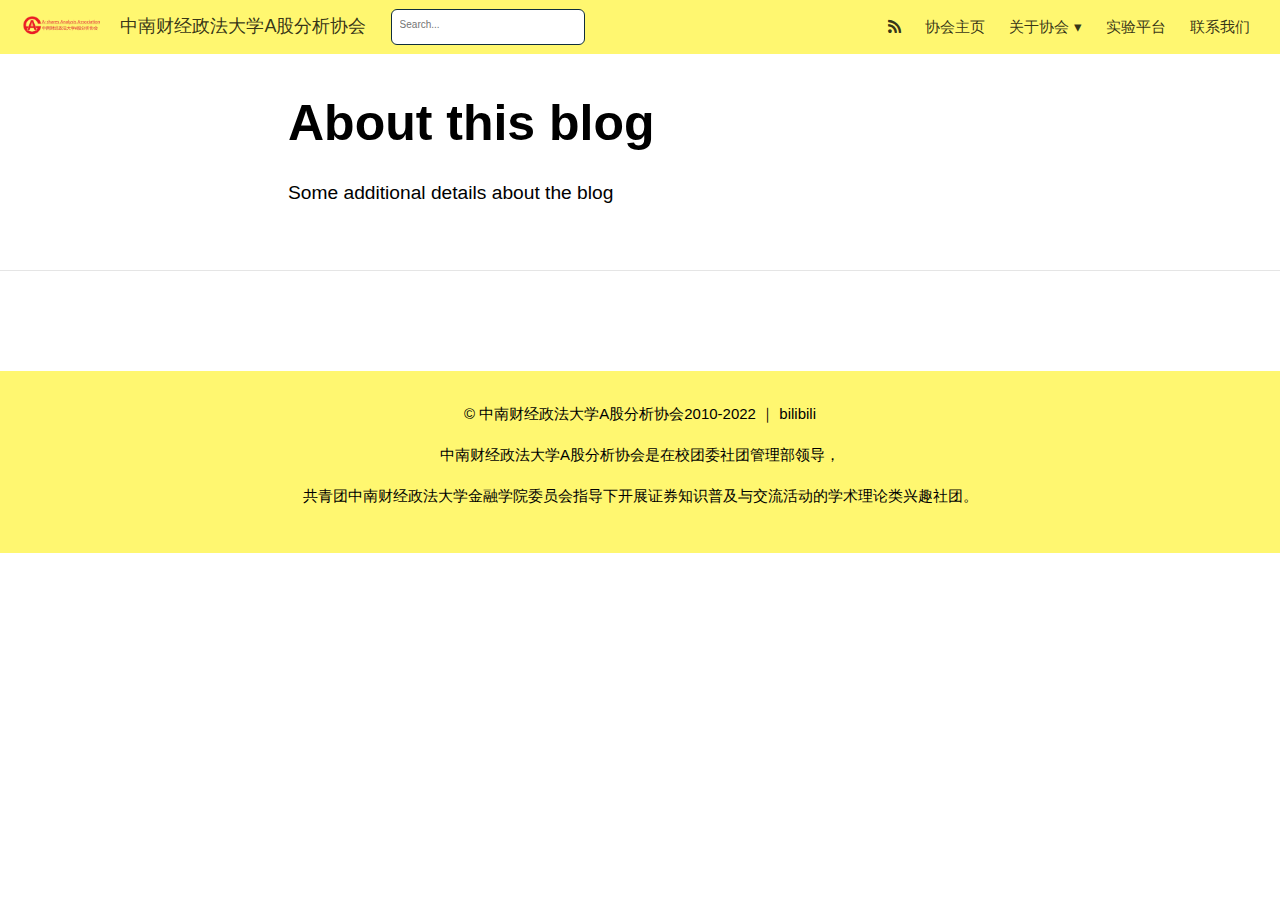
<file: docs/about.html>
<!DOCTYPE html>

<html xmlns="http://www.w3.org/1999/xhtml" lang="" xml:lang="">

<head>
  <meta charset="utf-8"/>
  <meta name="viewport" content="width=device-width, initial-scale=1"/>
  <meta http-equiv="X-UA-Compatible" content="IE=Edge,chrome=1"/>
  <meta name="generator" content="distill" />

  <style type="text/css">
  /* Hide doc at startup (prevent jankiness while JS renders/transforms) */
  body {
    visibility: hidden;
  }
  </style>

 <!--radix_placeholder_import_source-->
 <!--/radix_placeholder_import_source-->

<style type="text/css">code{white-space: pre;}</style>
<style type="text/css" data-origin="pandoc">
pre > code.sourceCode { white-space: pre; position: relative; }
pre > code.sourceCode > span { display: inline-block; line-height: 1.25; }
pre > code.sourceCode > span:empty { height: 1.2em; }
.sourceCode { overflow: visible; }
code.sourceCode > span { color: inherit; text-decoration: inherit; }
div.sourceCode { margin: 1em 0; }
pre.sourceCode { margin: 0; }
@media screen {
div.sourceCode { overflow: auto; }
}
@media print {
pre > code.sourceCode { white-space: pre-wrap; }
pre > code.sourceCode > span { text-indent: -5em; padding-left: 5em; }
}
pre.numberSource code
  { counter-reset: source-line 0; }
pre.numberSource code > span
  { position: relative; left: -4em; counter-increment: source-line; }
pre.numberSource code > span > a:first-child::before
  { content: counter(source-line);
    position: relative; left: -1em; text-align: right; vertical-align: baseline;
    border: none; display: inline-block;
    -webkit-touch-callout: none; -webkit-user-select: none;
    -khtml-user-select: none; -moz-user-select: none;
    -ms-user-select: none; user-select: none;
    padding: 0 4px; width: 4em;
    color: #aaaaaa;
  }
pre.numberSource { margin-left: 3em; border-left: 1px solid #aaaaaa;  padding-left: 4px; }
div.sourceCode
  {   }
@media screen {
pre > code.sourceCode > span > a:first-child::before { text-decoration: underline; }
}
code span.al { color: #ad0000; } /* Alert */
code span.an { color: #5e5e5e; } /* Annotation */
code span.at { color: #20794d; } /* Attribute */
code span.bn { color: #ad0000; } /* BaseN */
code span.bu { } /* BuiltIn */
code span.cf { color: #007ba5; } /* ControlFlow */
code span.ch { color: #20794d; } /* Char */
code span.cn { color: #8f5902; } /* Constant */
code span.co { color: #5e5e5e; } /* Comment */
code span.cv { color: #5e5e5e; font-style: italic; } /* CommentVar */
code span.do { color: #5e5e5e; font-style: italic; } /* Documentation */
code span.dt { color: #ad0000; } /* DataType */
code span.dv { color: #ad0000; } /* DecVal */
code span.er { color: #ad0000; } /* Error */
code span.ex { } /* Extension */
code span.fl { color: #ad0000; } /* Float */
code span.fu { color: #4758ab; } /* Function */
code span.im { } /* Import */
code span.in { color: #5e5e5e; } /* Information */
code span.kw { color: #007ba5; } /* Keyword */
code span.op { color: #5e5e5e; } /* Operator */
code span.ot { color: #007ba5; } /* Other */
code span.pp { color: #ad0000; } /* Preprocessor */
code span.sc { color: #20794d; } /* SpecialChar */
code span.ss { color: #20794d; } /* SpecialString */
code span.st { color: #20794d; } /* String */
code span.va { color: #111111; } /* Variable */
code span.vs { color: #20794d; } /* VerbatimString */
code span.wa { color: #5e5e5e; font-style: italic; } /* Warning */
</style>

  <!--radix_placeholder_meta_tags-->
  <title>中南财经政法大学A股分析协会: About this blog</title>

  <meta property="description" itemprop="description" content="Some additional details about the blog"/>



  <!--  https://developers.facebook.com/docs/sharing/webmasters#markup -->
  <meta property="og:title" content="中南财经政法大学A股分析协会: About this blog"/>
  <meta property="og:type" content="article"/>
  <meta property="og:description" content="Some additional details about the blog"/>
  <meta property="og:locale" content="en_US"/>
  <meta property="og:site_name" content="中南财经政法大学A股分析协会"/>

  <!--  https://dev.twitter.com/cards/types/summary -->
  <meta property="twitter:card" content="summary"/>
  <meta property="twitter:title" content="中南财经政法大学A股分析协会: About this blog"/>
  <meta property="twitter:description" content="Some additional details about the blog"/>

  <!--/radix_placeholder_meta_tags-->
  <!--radix_placeholder_rmarkdown_metadata-->

  <script type="text/json" id="radix-rmarkdown-metadata">
  {"type":"list","attributes":{"names":{"type":"character","attributes":{},"value":["title","description"]}},"value":[{"type":"character","attributes":{},"value":["About this blog"]},{"type":"character","attributes":{},"value":["Some additional details about the blog"]}]}
  </script>
  <!--/radix_placeholder_rmarkdown_metadata-->
  <!--radix_placeholder_navigation_in_header-->
  <meta name="distill:offset" content=""/>

  <script type="application/javascript">

    window.headroom_prevent_pin = false;

    window.document.addEventListener("DOMContentLoaded", function (event) {

      // initialize headroom for banner
      var header = $('header').get(0);
      var headerHeight = header.offsetHeight;
      var headroom = new Headroom(header, {
        tolerance: 5,
        onPin : function() {
          if (window.headroom_prevent_pin) {
            window.headroom_prevent_pin = false;
            headroom.unpin();
          }
        }
      });
      headroom.init();
      if(window.location.hash)
        headroom.unpin();
      $(header).addClass('headroom--transition');

      // offset scroll location for banner on hash change
      // (see: https://github.com/WickyNilliams/headroom.js/issues/38)
      window.addEventListener("hashchange", function(event) {
        window.scrollTo(0, window.pageYOffset - (headerHeight + 25));
      });

      // responsive menu
      $('.distill-site-header').each(function(i, val) {
        var topnav = $(this);
        var toggle = topnav.find('.nav-toggle');
        toggle.on('click', function() {
          topnav.toggleClass('responsive');
        });
      });

      // nav dropdowns
      $('.nav-dropbtn').click(function(e) {
        $(this).next('.nav-dropdown-content').toggleClass('nav-dropdown-active');
        $(this).parent().siblings('.nav-dropdown')
           .children('.nav-dropdown-content').removeClass('nav-dropdown-active');
      });
      $("body").click(function(e){
        $('.nav-dropdown-content').removeClass('nav-dropdown-active');
      });
      $(".nav-dropdown").click(function(e){
        e.stopPropagation();
      });
    });
  </script>

  <style type="text/css">

  /* Theme (user-documented overrideables for nav appearance) */

  .distill-site-nav {
    color: rgba(255, 255, 255, 0.8);
    background-color: #0F2E3D;
    font-size: 15px;
    font-weight: 300;
  }

  .distill-site-nav a {
    color: inherit;
    text-decoration: none;
  }

  .distill-site-nav a:hover {
    color: white;
  }

  @media print {
    .distill-site-nav {
      display: none;
    }
  }

  .distill-site-header {

  }

  .distill-site-footer {

  }


  /* Site Header */

  .distill-site-header {
    width: 100%;
    box-sizing: border-box;
    z-index: 3;
  }

  .distill-site-header .nav-left {
    display: inline-block;
    margin-left: 8px;
  }

  @media screen and (max-width: 768px) {
    .distill-site-header .nav-left {
      margin-left: 0;
    }
  }


  .distill-site-header .nav-right {
    float: right;
    margin-right: 8px;
  }

  .distill-site-header a,
  .distill-site-header .title {
    display: inline-block;
    text-align: center;
    padding: 14px 10px 14px 10px;
  }

  .distill-site-header .title {
    font-size: 18px;
    min-width: 150px;
  }

  .distill-site-header .logo {
    padding: 0;
  }

  .distill-site-header .logo img {
    display: none;
    max-height: 20px;
    width: auto;
    margin-bottom: -4px;
  }

  .distill-site-header .nav-image img {
    max-height: 18px;
    width: auto;
    display: inline-block;
    margin-bottom: -3px;
  }



  @media screen and (min-width: 1000px) {
    .distill-site-header .logo img {
      display: inline-block;
    }
    .distill-site-header .nav-left {
      margin-left: 20px;
    }
    .distill-site-header .nav-right {
      margin-right: 20px;
    }
    .distill-site-header .title {
      padding-left: 12px;
    }
  }


  .distill-site-header .nav-toggle {
    display: none;
  }

  .nav-dropdown {
    display: inline-block;
    position: relative;
  }

  .nav-dropdown .nav-dropbtn {
    border: none;
    outline: none;
    color: rgba(255, 255, 255, 0.8);
    padding: 16px 10px;
    background-color: transparent;
    font-family: inherit;
    font-size: inherit;
    font-weight: inherit;
    margin: 0;
    margin-top: 1px;
    z-index: 2;
  }

  .nav-dropdown-content {
    display: none;
    position: absolute;
    background-color: white;
    min-width: 200px;
    border: 1px solid rgba(0,0,0,0.15);
    border-radius: 4px;
    box-shadow: 0px 8px 16px 0px rgba(0,0,0,0.1);
    z-index: 1;
    margin-top: 2px;
    white-space: nowrap;
    padding-top: 4px;
    padding-bottom: 4px;
  }

  .nav-dropdown-content hr {
    margin-top: 4px;
    margin-bottom: 4px;
    border: none;
    border-bottom: 1px solid rgba(0, 0, 0, 0.1);
  }

  .nav-dropdown-active {
    display: block;
  }

  .nav-dropdown-content a, .nav-dropdown-content .nav-dropdown-header {
    color: black;
    padding: 6px 24px;
    text-decoration: none;
    display: block;
    text-align: left;
  }

  .nav-dropdown-content .nav-dropdown-header {
    display: block;
    padding: 5px 24px;
    padding-bottom: 0;
    text-transform: uppercase;
    font-size: 14px;
    color: #999999;
    white-space: nowrap;
  }

  .nav-dropdown:hover .nav-dropbtn {
    color: white;
  }

  .nav-dropdown-content a:hover {
    background-color: #ddd;
    color: black;
  }

  .nav-right .nav-dropdown-content {
    margin-left: -45%;
    right: 0;
  }

  @media screen and (max-width: 768px) {
    .distill-site-header a, .distill-site-header .nav-dropdown  {display: none;}
    .distill-site-header a.nav-toggle {
      float: right;
      display: block;
    }
    .distill-site-header .title {
      margin-left: 0;
    }
    .distill-site-header .nav-right {
      margin-right: 0;
    }
    .distill-site-header {
      overflow: hidden;
    }
    .nav-right .nav-dropdown-content {
      margin-left: 0;
    }
  }


  @media screen and (max-width: 768px) {
    .distill-site-header.responsive {position: relative; min-height: 500px; }
    .distill-site-header.responsive a.nav-toggle {
      position: absolute;
      right: 0;
      top: 0;
    }
    .distill-site-header.responsive a,
    .distill-site-header.responsive .nav-dropdown {
      display: block;
      text-align: left;
    }
    .distill-site-header.responsive .nav-left,
    .distill-site-header.responsive .nav-right {
      width: 100%;
    }
    .distill-site-header.responsive .nav-dropdown {float: none;}
    .distill-site-header.responsive .nav-dropdown-content {position: relative;}
    .distill-site-header.responsive .nav-dropdown .nav-dropbtn {
      display: block;
      width: 100%;
      text-align: left;
    }
  }

  /* Site Footer */

  .distill-site-footer {
    width: 100%;
    overflow: hidden;
    box-sizing: border-box;
    z-index: 3;
    margin-top: 30px;
    padding-top: 30px;
    padding-bottom: 30px;
    text-align: center;
  }

  /* Headroom */

  d-title {
    padding-top: 6rem;
  }

  @media print {
    d-title {
      padding-top: 4rem;
    }
  }

  .headroom {
    z-index: 1000;
    position: fixed;
    top: 0;
    left: 0;
    right: 0;
  }

  .headroom--transition {
    transition: all .4s ease-in-out;
  }

  .headroom--unpinned {
    top: -100px;
  }

  .headroom--pinned {
    top: 0;
  }

  /* adjust viewport for navbar height */
  /* helps vertically center bootstrap (non-distill) content */
  .min-vh-100 {
    min-height: calc(100vh - 100px) !important;
  }

  </style>

  <script src="site_libs/jquery-3.6.0/jquery-3.6.0.min.js"></script>
  <link href="site_libs/font-awesome-5.1.0/css/all.css" rel="stylesheet"/>
  <link href="site_libs/font-awesome-5.1.0/css/v4-shims.css" rel="stylesheet"/>
  <script src="site_libs/headroom-0.9.4/headroom.min.js"></script>
  <script src="site_libs/autocomplete-0.37.1/autocomplete.min.js"></script>
  <script src="site_libs/fuse-6.4.1/fuse.min.js"></script>

  <script type="application/javascript">

  function getMeta(metaName) {
    var metas = document.getElementsByTagName('meta');
    for (let i = 0; i < metas.length; i++) {
      if (metas[i].getAttribute('name') === metaName) {
        return metas[i].getAttribute('content');
      }
    }
    return '';
  }

  function offsetURL(url) {
    var offset = getMeta('distill:offset');
    return offset ? offset + '/' + url : url;
  }

  function createFuseIndex() {

    // create fuse index
    var options = {
      keys: [
        { name: 'title', weight: 20 },
        { name: 'categories', weight: 15 },
        { name: 'description', weight: 10 },
        { name: 'contents', weight: 5 },
      ],
      ignoreLocation: true,
      threshold: 0
    };
    var fuse = new window.Fuse([], options);

    // fetch the main search.json
    return fetch(offsetURL('search.json'))
      .then(function(response) {
        if (response.status == 200) {
          return response.json().then(function(json) {
            // index main articles
            json.articles.forEach(function(article) {
              fuse.add(article);
            });
            // download collections and index their articles
            return Promise.all(json.collections.map(function(collection) {
              return fetch(offsetURL(collection)).then(function(response) {
                if (response.status === 200) {
                  return response.json().then(function(articles) {
                    articles.forEach(function(article) {
                      fuse.add(article);
                    });
                  })
                } else {
                  return Promise.reject(
                    new Error('Unexpected status from search index request: ' +
                              response.status)
                  );
                }
              });
            })).then(function() {
              return fuse;
            });
          });

        } else {
          return Promise.reject(
            new Error('Unexpected status from search index request: ' +
                        response.status)
          );
        }
      });
  }

  window.document.addEventListener("DOMContentLoaded", function (event) {

    // get search element (bail if we don't have one)
    var searchEl = window.document.getElementById('distill-search');
    if (!searchEl)
      return;

    createFuseIndex()
      .then(function(fuse) {

        // make search box visible
        searchEl.classList.remove('hidden');

        // initialize autocomplete
        var options = {
          autoselect: true,
          hint: false,
          minLength: 2,
        };
        window.autocomplete(searchEl, options, [{
          source: function(query, callback) {
            const searchOptions = {
              isCaseSensitive: false,
              shouldSort: true,
              minMatchCharLength: 2,
              limit: 10,
            };
            var results = fuse.search(query, searchOptions);
            callback(results
              .map(function(result) { return result.item; })
            );
          },
          templates: {
            suggestion: function(suggestion) {
              var img = suggestion.preview && Object.keys(suggestion.preview).length > 0
                ? `<img src="${offsetURL(suggestion.preview)}"</img>`
                : '';
              var html = `
                <div class="search-item">
                  <h3>${suggestion.title}</h3>
                  <div class="search-item-description">
                    ${suggestion.description || ''}
                  </div>
                  <div class="search-item-preview">
                    ${img}
                  </div>
                </div>
              `;
              return html;
            }
          }
        }]).on('autocomplete:selected', function(event, suggestion) {
          window.location.href = offsetURL(suggestion.path);
        });
        // remove inline display style on autocompleter (we want to
        // manage responsive display via css)
        $('.algolia-autocomplete').css("display", "");
      })
      .catch(function(error) {
        console.log(error);
      });

  });

  </script>

  <style type="text/css">

  .nav-search {
    font-size: x-small;
  }

  /* Algolioa Autocomplete */

  .algolia-autocomplete {
    display: inline-block;
    margin-left: 10px;
    vertical-align: sub;
    background-color: white;
    color: black;
    padding: 6px;
    padding-top: 8px;
    padding-bottom: 0;
    border-radius: 6px;
    border: 1px #0F2E3D solid;
    width: 180px;
  }


  @media screen and (max-width: 768px) {
    .distill-site-nav .algolia-autocomplete {
      display: none;
      visibility: hidden;
    }
    .distill-site-nav.responsive .algolia-autocomplete {
      display: inline-block;
      visibility: visible;
    }
    .distill-site-nav.responsive .algolia-autocomplete .aa-dropdown-menu {
      margin-left: 0;
      width: 400px;
      max-height: 400px;
    }
  }

  .algolia-autocomplete .aa-input, .algolia-autocomplete .aa-hint {
    width: 90%;
    outline: none;
    border: none;
  }

  .algolia-autocomplete .aa-hint {
    color: #999;
  }
  .algolia-autocomplete .aa-dropdown-menu {
    width: 550px;
    max-height: 70vh;
    overflow-x: visible;
    overflow-y: scroll;
    padding: 5px;
    margin-top: 3px;
    margin-left: -150px;
    background-color: #fff;
    border-radius: 5px;
    border: 1px solid #999;
    border-top: none;
  }

  .algolia-autocomplete .aa-dropdown-menu .aa-suggestion {
    cursor: pointer;
    padding: 5px 4px;
    border-bottom: 1px solid #eee;
  }

  .algolia-autocomplete .aa-dropdown-menu .aa-suggestion:last-of-type {
    border-bottom: none;
    margin-bottom: 2px;
  }

  .algolia-autocomplete .aa-dropdown-menu .aa-suggestion .search-item {
    overflow: hidden;
    font-size: 0.8em;
    line-height: 1.4em;
  }

  .algolia-autocomplete .aa-dropdown-menu .aa-suggestion .search-item h3 {
    font-size: 1rem;
    margin-block-start: 0;
    margin-block-end: 5px;
  }

  .algolia-autocomplete .aa-dropdown-menu .aa-suggestion .search-item-description {
    display: inline-block;
    overflow: hidden;
    height: 2.8em;
    width: 80%;
    margin-right: 4%;
  }

  .algolia-autocomplete .aa-dropdown-menu .aa-suggestion .search-item-preview {
    display: inline-block;
    width: 15%;
  }

  .algolia-autocomplete .aa-dropdown-menu .aa-suggestion .search-item-preview img {
    height: 3em;
    width: auto;
    display: none;
  }

  .algolia-autocomplete .aa-dropdown-menu .aa-suggestion .search-item-preview img[src] {
    display: initial;
  }

  .algolia-autocomplete .aa-dropdown-menu .aa-suggestion.aa-cursor {
    background-color: #eee;
  }
  .algolia-autocomplete .aa-dropdown-menu .aa-suggestion em {
    font-weight: bold;
    font-style: normal;
  }

  </style>


  <!--/radix_placeholder_navigation_in_header-->
  <!--radix_placeholder_distill-->

  <style type="text/css">

  body {
    background-color: white;
  }

  .pandoc-table {
    width: 100%;
  }

  .pandoc-table>caption {
    margin-bottom: 10px;
  }

  .pandoc-table th:not([align]) {
    text-align: left;
  }

  .pagedtable-footer {
    font-size: 15px;
  }

  d-byline .byline {
    grid-template-columns: 2fr 2fr;
  }

  d-byline .byline h3 {
    margin-block-start: 1.5em;
  }

  d-byline .byline .authors-affiliations h3 {
    margin-block-start: 0.5em;
  }

  .authors-affiliations .orcid-id {
    width: 16px;
    height:16px;
    margin-left: 4px;
    margin-right: 4px;
    vertical-align: middle;
    padding-bottom: 2px;
  }

  d-title .dt-tags {
    margin-top: 1em;
    grid-column: text;
  }

  .dt-tags .dt-tag {
    text-decoration: none;
    display: inline-block;
    color: rgba(0,0,0,0.6);
    padding: 0em 0.4em;
    margin-right: 0.5em;
    margin-bottom: 0.4em;
    font-size: 70%;
    border: 1px solid rgba(0,0,0,0.2);
    border-radius: 3px;
    text-transform: uppercase;
    font-weight: 500;
  }

  d-article table.gt_table td,
  d-article table.gt_table th {
    border-bottom: none;
  }

  .html-widget {
    margin-bottom: 2.0em;
  }

  .l-screen-inset {
    padding-right: 16px;
  }

  .l-screen .caption {
    margin-left: 10px;
  }

  .shaded {
    background: rgb(247, 247, 247);
    padding-top: 20px;
    padding-bottom: 20px;
    border-top: 1px solid rgba(0, 0, 0, 0.1);
    border-bottom: 1px solid rgba(0, 0, 0, 0.1);
  }

  .shaded .html-widget {
    margin-bottom: 0;
    border: 1px solid rgba(0, 0, 0, 0.1);
  }

  .shaded .shaded-content {
    background: white;
  }

  .text-output {
    margin-top: 0;
    line-height: 1.5em;
  }

  .hidden {
    display: none !important;
  }

  d-article {
    padding-top: 2.5rem;
    padding-bottom: 30px;
  }

  d-appendix {
    padding-top: 30px;
  }

  d-article>p>img {
    width: 100%;
  }

  d-article h2 {
    margin: 1rem 0 1.5rem 0;
  }

  d-article h3 {
    margin-top: 1.5rem;
  }

  d-article iframe {
    border: 1px solid rgba(0, 0, 0, 0.1);
    margin-bottom: 2.0em;
    width: 100%;
  }

  /* Tweak code blocks */

  d-article div.sourceCode code,
  d-article pre code {
    font-family: Consolas, Monaco, 'Andale Mono', 'Ubuntu Mono', monospace;
  }

  d-article pre,
  d-article div.sourceCode,
  d-article div.sourceCode pre {
    overflow: auto;
  }

  d-article div.sourceCode {
    background-color: white;
  }

  d-article div.sourceCode pre {
    padding-left: 10px;
    font-size: 12px;
    border-left: 2px solid rgba(0,0,0,0.1);
  }

  d-article pre {
    font-size: 12px;
    color: black;
    background: none;
    margin-top: 0;
    text-align: left;
    white-space: pre;
    word-spacing: normal;
    word-break: normal;
    word-wrap: normal;
    line-height: 1.5;

    -moz-tab-size: 4;
    -o-tab-size: 4;
    tab-size: 4;

    -webkit-hyphens: none;
    -moz-hyphens: none;
    -ms-hyphens: none;
    hyphens: none;
  }

  d-article pre a {
    border-bottom: none;
  }

  d-article pre a:hover {
    border-bottom: none;
    text-decoration: underline;
  }

  d-article details {
    grid-column: text;
    margin-bottom: 0.8em;
  }

  @media(min-width: 768px) {

  d-article pre,
  d-article div.sourceCode,
  d-article div.sourceCode pre {
    overflow: visible !important;
  }

  d-article div.sourceCode pre {
    padding-left: 18px;
    font-size: 14px;
  }

  d-article pre {
    font-size: 14px;
  }

  }

  figure img.external {
    background: white;
    border: 1px solid rgba(0, 0, 0, 0.1);
    box-shadow: 0 1px 8px rgba(0, 0, 0, 0.1);
    padding: 18px;
    box-sizing: border-box;
  }

  /* CSS for d-contents */

  .d-contents {
    grid-column: text;
    color: rgba(0,0,0,0.8);
    font-size: 0.9em;
    padding-bottom: 1em;
    margin-bottom: 1em;
    padding-bottom: 0.5em;
    margin-bottom: 1em;
    padding-left: 0.25em;
    justify-self: start;
  }

  @media(min-width: 1000px) {
    .d-contents.d-contents-float {
      height: 0;
      grid-column-start: 1;
      grid-column-end: 4;
      justify-self: center;
      padding-right: 3em;
      padding-left: 2em;
    }
  }

  .d-contents nav h3 {
    font-size: 18px;
    margin-top: 0;
    margin-bottom: 1em;
  }

  .d-contents li {
    list-style-type: none
  }

  .d-contents nav > ul {
    padding-left: 0;
  }

  .d-contents ul {
    padding-left: 1em
  }

  .d-contents nav ul li {
    margin-top: 0.6em;
    margin-bottom: 0.2em;
  }

  .d-contents nav a {
    font-size: 13px;
    border-bottom: none;
    text-decoration: none
    color: rgba(0, 0, 0, 0.8);
  }

  .d-contents nav a:hover {
    text-decoration: underline solid rgba(0, 0, 0, 0.6)
  }

  .d-contents nav > ul > li > a {
    font-weight: 600;
  }

  .d-contents nav > ul > li > ul {
    font-weight: inherit;
  }

  .d-contents nav > ul > li > ul > li {
    margin-top: 0.2em;
  }


  .d-contents nav ul {
    margin-top: 0;
    margin-bottom: 0.25em;
  }

  .d-article-with-toc h2:nth-child(2) {
    margin-top: 0;
  }


  /* Figure */

  .figure {
    position: relative;
    margin-bottom: 2.5em;
    margin-top: 1.5em;
  }

  .figure img {
    width: 100%;
  }

  .figure .caption {
    color: rgba(0, 0, 0, 0.6);
    font-size: 12px;
    line-height: 1.5em;
  }

  .figure img.external {
    background: white;
    border: 1px solid rgba(0, 0, 0, 0.1);
    box-shadow: 0 1px 8px rgba(0, 0, 0, 0.1);
    padding: 18px;
    box-sizing: border-box;
  }

  .figure .caption a {
    color: rgba(0, 0, 0, 0.6);
  }

  .figure .caption b,
  .figure .caption strong, {
    font-weight: 600;
    color: rgba(0, 0, 0, 1.0);
  }

  /* Citations */

  d-article .citation {
    color: inherit;
    cursor: inherit;
  }

  div.hanging-indent{
    margin-left: 1em; text-indent: -1em;
  }

  /* Citation hover box */

  .tippy-box[data-theme~=light-border] {
    background-color: rgba(250, 250, 250, 0.95);
  }

  .tippy-content > p {
    margin-bottom: 0;
    padding: 2px;
  }


  /* Tweak 1000px media break to show more text */

  @media(min-width: 1000px) {
    .base-grid,
    distill-header,
    d-title,
    d-abstract,
    d-article,
    d-appendix,
    distill-appendix,
    d-byline,
    d-footnote-list,
    d-citation-list,
    distill-footer {
      grid-template-columns: [screen-start] 1fr [page-start kicker-start] 80px [middle-start] 50px [text-start kicker-end] 65px 65px 65px 65px 65px 65px 65px 65px [text-end gutter-start] 65px [middle-end] 65px [page-end gutter-end] 1fr [screen-end];
      grid-column-gap: 16px;
    }

    .grid {
      grid-column-gap: 16px;
    }

    d-article {
      font-size: 1.06rem;
      line-height: 1.7em;
    }
    figure .caption, .figure .caption, figure figcaption {
      font-size: 13px;
    }
  }

  @media(min-width: 1180px) {
    .base-grid,
    distill-header,
    d-title,
    d-abstract,
    d-article,
    d-appendix,
    distill-appendix,
    d-byline,
    d-footnote-list,
    d-citation-list,
    distill-footer {
      grid-template-columns: [screen-start] 1fr [page-start kicker-start] 60px [middle-start] 60px [text-start kicker-end] 60px 60px 60px 60px 60px 60px 60px 60px [text-end gutter-start] 60px [middle-end] 60px [page-end gutter-end] 1fr [screen-end];
      grid-column-gap: 32px;
    }

    .grid {
      grid-column-gap: 32px;
    }
  }


  /* Get the citation styles for the appendix (not auto-injected on render since
     we do our own rendering of the citation appendix) */

  d-appendix .citation-appendix,
  .d-appendix .citation-appendix {
    font-size: 11px;
    line-height: 15px;
    border-left: 1px solid rgba(0, 0, 0, 0.1);
    padding-left: 18px;
    border: 1px solid rgba(0,0,0,0.1);
    background: rgba(0, 0, 0, 0.02);
    padding: 10px 18px;
    border-radius: 3px;
    color: rgba(150, 150, 150, 1);
    overflow: hidden;
    margin-top: -12px;
    white-space: pre-wrap;
    word-wrap: break-word;
  }

  /* Include appendix styles here so they can be overridden */

  d-appendix {
    contain: layout style;
    font-size: 0.8em;
    line-height: 1.7em;
    margin-top: 60px;
    margin-bottom: 0;
    border-top: 1px solid rgba(0, 0, 0, 0.1);
    color: rgba(0,0,0,0.5);
    padding-top: 60px;
    padding-bottom: 48px;
  }

  d-appendix h3 {
    grid-column: page-start / text-start;
    font-size: 15px;
    font-weight: 500;
    margin-top: 1em;
    margin-bottom: 0;
    color: rgba(0,0,0,0.65);
  }

  d-appendix h3 + * {
    margin-top: 1em;
  }

  d-appendix ol {
    padding: 0 0 0 15px;
  }

  @media (min-width: 768px) {
    d-appendix ol {
      padding: 0 0 0 30px;
      margin-left: -30px;
    }
  }

  d-appendix li {
    margin-bottom: 1em;
  }

  d-appendix a {
    color: rgba(0, 0, 0, 0.6);
  }

  d-appendix > * {
    grid-column: text;
  }

  d-appendix > d-footnote-list,
  d-appendix > d-citation-list,
  d-appendix > distill-appendix {
    grid-column: screen;
  }

  /* Include footnote styles here so they can be overridden */

  d-footnote-list {
    contain: layout style;
  }

  d-footnote-list > * {
    grid-column: text;
  }

  d-footnote-list a.footnote-backlink {
    color: rgba(0,0,0,0.3);
    padding-left: 0.5em;
  }



  /* Anchor.js */

  .anchorjs-link {
    /*transition: all .25s linear; */
    text-decoration: none;
    border-bottom: none;
  }
  *:hover > .anchorjs-link {
    margin-left: -1.125em !important;
    text-decoration: none;
    border-bottom: none;
  }

  /* Social footer */

  .social_footer {
    margin-top: 30px;
    margin-bottom: 0;
    color: rgba(0,0,0,0.67);
  }

  .disqus-comments {
    margin-right: 30px;
  }

  .disqus-comment-count {
    border-bottom: 1px solid rgba(0, 0, 0, 0.4);
    cursor: pointer;
  }

  #disqus_thread {
    margin-top: 30px;
  }

  .article-sharing a {
    border-bottom: none;
    margin-right: 8px;
  }

  .article-sharing a:hover {
    border-bottom: none;
  }

  .sidebar-section.subscribe {
    font-size: 12px;
    line-height: 1.6em;
  }

  .subscribe p {
    margin-bottom: 0.5em;
  }


  .article-footer .subscribe {
    font-size: 15px;
    margin-top: 45px;
  }


  .sidebar-section.custom {
    font-size: 12px;
    line-height: 1.6em;
  }

  .custom p {
    margin-bottom: 0.5em;
  }

  /* Styles for listing layout (hide title) */
  .layout-listing d-title, .layout-listing .d-title {
    display: none;
  }

  /* Styles for posts lists (not auto-injected) */


  .posts-with-sidebar {
    padding-left: 45px;
    padding-right: 45px;
  }

  .posts-list .description h2,
  .posts-list .description p {
    font-family: -apple-system, BlinkMacSystemFont, "Segoe UI", Roboto, Oxygen, Ubuntu, Cantarell, "Fira Sans", "Droid Sans", "Helvetica Neue", Arial, sans-serif;
  }

  .posts-list .description h2 {
    font-weight: 700;
    border-bottom: none;
    padding-bottom: 0;
  }

  .posts-list h2.post-tag {
    border-bottom: 1px solid rgba(0, 0, 0, 0.2);
    padding-bottom: 12px;
  }
  .posts-list {
    margin-top: 60px;
    margin-bottom: 24px;
  }

  .posts-list .post-preview {
    text-decoration: none;
    overflow: hidden;
    display: block;
    border-bottom: 1px solid rgba(0, 0, 0, 0.1);
    padding: 24px 0;
  }

  .post-preview-last {
    border-bottom: none !important;
  }

  .posts-list .posts-list-caption {
    grid-column: screen;
    font-weight: 400;
  }

  .posts-list .post-preview h2 {
    margin: 0 0 6px 0;
    line-height: 1.2em;
    font-style: normal;
    font-size: 24px;
  }

  .posts-list .post-preview p {
    margin: 0 0 12px 0;
    line-height: 1.4em;
    font-size: 16px;
  }

  .posts-list .post-preview .thumbnail {
    box-sizing: border-box;
    margin-bottom: 24px;
    position: relative;
    max-width: 500px;
  }
  .posts-list .post-preview img {
    width: 100%;
    display: block;
  }

  .posts-list .metadata {
    font-size: 12px;
    line-height: 1.4em;
    margin-bottom: 18px;
  }

  .posts-list .metadata > * {
    display: inline-block;
  }

  .posts-list .metadata .publishedDate {
    margin-right: 2em;
  }

  .posts-list .metadata .dt-authors {
    display: block;
    margin-top: 0.3em;
    margin-right: 2em;
  }

  .posts-list .dt-tags {
    display: block;
    line-height: 1em;
  }

  .posts-list .dt-tags .dt-tag {
    display: inline-block;
    color: rgba(0,0,0,0.6);
    padding: 0.3em 0.4em;
    margin-right: 0.2em;
    margin-bottom: 0.4em;
    font-size: 60%;
    border: 1px solid rgba(0,0,0,0.2);
    border-radius: 3px;
    text-transform: uppercase;
    font-weight: 500;
  }

  .posts-list img {
    opacity: 1;
  }

  .posts-list img[data-src] {
    opacity: 0;
  }

  .posts-more {
    clear: both;
  }


  .posts-sidebar {
    font-size: 16px;
  }

  .posts-sidebar h3 {
    font-size: 16px;
    margin-top: 0;
    margin-bottom: 0.5em;
    font-weight: 400;
    text-transform: uppercase;
  }

  .sidebar-section {
    margin-bottom: 30px;
  }

  .categories ul {
    list-style-type: none;
    margin: 0;
    padding: 0;
  }

  .categories li {
    color: rgba(0, 0, 0, 0.8);
    margin-bottom: 0;
  }

  .categories li>a {
    border-bottom: none;
  }

  .categories li>a:hover {
    border-bottom: 1px solid rgba(0, 0, 0, 0.4);
  }

  .categories .active {
    font-weight: 600;
  }

  .categories .category-count {
    color: rgba(0, 0, 0, 0.4);
  }


  @media(min-width: 768px) {
    .posts-list .post-preview h2 {
      font-size: 26px;
    }
    .posts-list .post-preview .thumbnail {
      float: right;
      width: 30%;
      margin-bottom: 0;
    }
    .posts-list .post-preview .description {
      float: left;
      width: 45%;
    }
    .posts-list .post-preview .metadata {
      float: left;
      width: 20%;
      margin-top: 8px;
    }
    .posts-list .post-preview p {
      margin: 0 0 12px 0;
      line-height: 1.5em;
      font-size: 16px;
    }
    .posts-with-sidebar .posts-list {
      float: left;
      width: 75%;
    }
    .posts-with-sidebar .posts-sidebar {
      float: right;
      width: 20%;
      margin-top: 60px;
      padding-top: 24px;
      padding-bottom: 24px;
    }
  }


  /* Improve display for browsers without grid (IE/Edge <= 15) */

  .downlevel {
    line-height: 1.6em;
    font-family: -apple-system, BlinkMacSystemFont, "Segoe UI", Roboto, Oxygen, Ubuntu, Cantarell, "Fira Sans", "Droid Sans", "Helvetica Neue", Arial, sans-serif;
    margin: 0;
  }

  .downlevel .d-title {
    padding-top: 6rem;
    padding-bottom: 1.5rem;
  }

  .downlevel .d-title h1 {
    font-size: 50px;
    font-weight: 700;
    line-height: 1.1em;
    margin: 0 0 0.5rem;
  }

  .downlevel .d-title p {
    font-weight: 300;
    font-size: 1.2rem;
    line-height: 1.55em;
    margin-top: 0;
  }

  .downlevel .d-byline {
    padding-top: 0.8em;
    padding-bottom: 0.8em;
    font-size: 0.8rem;
    line-height: 1.8em;
  }

  .downlevel .section-separator {
    border: none;
    border-top: 1px solid rgba(0, 0, 0, 0.1);
  }

  .downlevel .d-article {
    font-size: 1.06rem;
    line-height: 1.7em;
    padding-top: 1rem;
    padding-bottom: 2rem;
  }


  .downlevel .d-appendix {
    padding-left: 0;
    padding-right: 0;
    max-width: none;
    font-size: 0.8em;
    line-height: 1.7em;
    margin-bottom: 0;
    color: rgba(0,0,0,0.5);
    padding-top: 40px;
    padding-bottom: 48px;
  }

  .downlevel .footnotes ol {
    padding-left: 13px;
  }

  .downlevel .base-grid,
  .downlevel .distill-header,
  .downlevel .d-title,
  .downlevel .d-abstract,
  .downlevel .d-article,
  .downlevel .d-appendix,
  .downlevel .distill-appendix,
  .downlevel .d-byline,
  .downlevel .d-footnote-list,
  .downlevel .d-citation-list,
  .downlevel .distill-footer,
  .downlevel .appendix-bottom,
  .downlevel .posts-container {
    padding-left: 40px;
    padding-right: 40px;
  }

  @media(min-width: 768px) {
    .downlevel .base-grid,
    .downlevel .distill-header,
    .downlevel .d-title,
    .downlevel .d-abstract,
    .downlevel .d-article,
    .downlevel .d-appendix,
    .downlevel .distill-appendix,
    .downlevel .d-byline,
    .downlevel .d-footnote-list,
    .downlevel .d-citation-list,
    .downlevel .distill-footer,
    .downlevel .appendix-bottom,
    .downlevel .posts-container {
    padding-left: 150px;
    padding-right: 150px;
    max-width: 900px;
  }
  }

  .downlevel pre code {
    display: block;
    border-left: 2px solid rgba(0, 0, 0, .1);
    padding: 0 0 0 20px;
    font-size: 14px;
  }

  .downlevel code, .downlevel pre {
    color: black;
    background: none;
    font-family: Consolas, Monaco, 'Andale Mono', 'Ubuntu Mono', monospace;
    text-align: left;
    white-space: pre;
    word-spacing: normal;
    word-break: normal;
    word-wrap: normal;
    line-height: 1.5;

    -moz-tab-size: 4;
    -o-tab-size: 4;
    tab-size: 4;

    -webkit-hyphens: none;
    -moz-hyphens: none;
    -ms-hyphens: none;
    hyphens: none;
  }

  .downlevel .posts-list .post-preview {
    color: inherit;
  }



  </style>

  <script type="application/javascript">

  function is_downlevel_browser() {
    if (bowser.isUnsupportedBrowser({ msie: "12", msedge: "16"},
                                   window.navigator.userAgent)) {
      return true;
    } else {
      return window.load_distill_framework === undefined;
    }
  }

  // show body when load is complete
  function on_load_complete() {

    // add anchors
    if (window.anchors) {
      window.anchors.options.placement = 'left';
      window.anchors.add('d-article > h2, d-article > h3, d-article > h4, d-article > h5');
    }


    // set body to visible
    document.body.style.visibility = 'visible';

    // force redraw for leaflet widgets
    if (window.HTMLWidgets) {
      var maps = window.HTMLWidgets.findAll(".leaflet");
      $.each(maps, function(i, el) {
        var map = this.getMap();
        map.invalidateSize();
        map.eachLayer(function(layer) {
          if (layer instanceof L.TileLayer)
            layer.redraw();
        });
      });
    }

    // trigger 'shown' so htmlwidgets resize
    $('d-article').trigger('shown');
  }

  function init_distill() {

    init_common();

    // create front matter
    var front_matter = $('<d-front-matter></d-front-matter>');
    $('#distill-front-matter').wrap(front_matter);

    // create d-title
    $('.d-title').changeElementType('d-title');

    // create d-byline
    var byline = $('<d-byline></d-byline>');
    $('.d-byline').replaceWith(byline);

    // create d-article
    var article = $('<d-article></d-article>');
    $('.d-article').wrap(article).children().unwrap();

    // move posts container into article
    $('.posts-container').appendTo($('d-article'));

    // create d-appendix
    $('.d-appendix').changeElementType('d-appendix');

    // flag indicating that we have appendix items
    var appendix = $('.appendix-bottom').children('h3').length > 0;

    // replace footnotes with <d-footnote>
    $('.footnote-ref').each(function(i, val) {
      appendix = true;
      var href = $(this).attr('href');
      var id = href.replace('#', '');
      var fn = $('#' + id);
      var fn_p = $('#' + id + '>p');
      fn_p.find('.footnote-back').remove();
      var text = fn_p.html();
      var dtfn = $('<d-footnote></d-footnote>');
      dtfn.html(text);
      $(this).replaceWith(dtfn);
    });
    // remove footnotes
    $('.footnotes').remove();

    // move refs into #references-listing
    $('#references-listing').replaceWith($('#refs'));

    $('h1.appendix, h2.appendix').each(function(i, val) {
      $(this).changeElementType('h3');
    });
    $('h3.appendix').each(function(i, val) {
      var id = $(this).attr('id');
      $('.d-contents a[href="#' + id + '"]').parent().remove();
      appendix = true;
      $(this).nextUntil($('h1, h2, h3')).addBack().appendTo($('d-appendix'));
    });

    // show d-appendix if we have appendix content
    $("d-appendix").css('display', appendix ? 'grid' : 'none');

    // localize layout chunks to just output
    $('.layout-chunk').each(function(i, val) {

      // capture layout
      var layout = $(this).attr('data-layout');

      // apply layout to markdown level block elements
      var elements = $(this).children().not('details, div.sourceCode, pre, script');
      elements.each(function(i, el) {
        var layout_div = $('<div class="' + layout + '"></div>');
        if (layout_div.hasClass('shaded')) {
          var shaded_content = $('<div class="shaded-content"></div>');
          $(this).wrap(shaded_content);
          $(this).parent().wrap(layout_div);
        } else {
          $(this).wrap(layout_div);
        }
      });


      // unwrap the layout-chunk div
      $(this).children().unwrap();
    });

    // remove code block used to force  highlighting css
    $('.distill-force-highlighting-css').parent().remove();

    // remove empty line numbers inserted by pandoc when using a
    // custom syntax highlighting theme
    $('code.sourceCode a:empty').remove();

    // load distill framework
    load_distill_framework();

    // wait for window.distillRunlevel == 4 to do post processing
    function distill_post_process() {

      if (!window.distillRunlevel || window.distillRunlevel < 4)
        return;

      // hide author/affiliations entirely if we have no authors
      var front_matter = JSON.parse($("#distill-front-matter").html());
      var have_authors = front_matter.authors && front_matter.authors.length > 0;
      if (!have_authors)
        $('d-byline').addClass('hidden');

      // article with toc class
      $('.d-contents').parent().addClass('d-article-with-toc');

      // strip links that point to #
      $('.authors-affiliations').find('a[href="#"]').removeAttr('href');

      // add orcid ids
      $('.authors-affiliations').find('.author').each(function(i, el) {
        var orcid_id = front_matter.authors[i].orcidID;
        if (orcid_id) {
          var a = $('<a></a>');
          a.attr('href', 'https://orcid.org/' + orcid_id);
          var img = $('<img></img>');
          img.addClass('orcid-id');
          img.attr('alt', 'ORCID ID');
          img.attr('src','[data-uri]');
          a.append(img);
          $(this).append(a);
        }
      });

      // hide elements of author/affiliations grid that have no value
      function hide_byline_column(caption) {
        $('d-byline').find('h3:contains("' + caption + '")').parent().css('visibility', 'hidden');
      }

      // affiliations
      var have_affiliations = false;
      for (var i = 0; i<front_matter.authors.length; ++i) {
        var author = front_matter.authors[i];
        if (author.affiliation !== "&nbsp;") {
          have_affiliations = true;
          break;
        }
      }
      if (!have_affiliations)
        $('d-byline').find('h3:contains("Affiliations")').css('visibility', 'hidden');

      // published date
      if (!front_matter.publishedDate)
        hide_byline_column("Published");

      // document object identifier
      var doi = $('d-byline').find('h3:contains("DOI")');
      var doi_p = doi.next().empty();
      if (!front_matter.doi) {
        // if we have a citation and valid citationText then link to that
        if ($('#citation').length > 0 && front_matter.citationText) {
          doi.html('Citation');
          $('<a href="#citation"></a>')
            .text(front_matter.citationText)
            .appendTo(doi_p);
        } else {
          hide_byline_column("DOI");
        }
      } else {
        $('<a></a>')
           .attr('href', "https://doi.org/" + front_matter.doi)
           .html(front_matter.doi)
           .appendTo(doi_p);
      }

       // change plural form of authors/affiliations
      if (front_matter.authors.length === 1) {
        var grid = $('.authors-affiliations');
        grid.children('h3:contains("Authors")').text('Author');
        grid.children('h3:contains("Affiliations")').text('Affiliation');
      }

      // remove d-appendix and d-footnote-list local styles
      $('d-appendix > style:first-child').remove();
      $('d-footnote-list > style:first-child').remove();

      // move appendix-bottom entries to the bottom
      $('.appendix-bottom').appendTo('d-appendix').children().unwrap();
      $('.appendix-bottom').remove();

      // hoverable references
      $('span.citation[data-cites]').each(function() {
        var refHtml = $('#ref-' + $(this).attr('data-cites')).html();
        window.tippy(this, {
          allowHTML: true,
          content: refHtml,
          maxWidth: 500,
          interactive: true,
          interactiveBorder: 10,
          theme: 'light-border',
          placement: 'bottom-start'
        });
      });

      // clear polling timer
      clearInterval(tid);

      // show body now that everything is ready
      on_load_complete();
    }

    var tid = setInterval(distill_post_process, 50);
    distill_post_process();

  }

  function init_downlevel() {

    init_common();

     // insert hr after d-title
    $('.d-title').after($('<hr class="section-separator"/>'));

    // check if we have authors
    var front_matter = JSON.parse($("#distill-front-matter").html());
    var have_authors = front_matter.authors && front_matter.authors.length > 0;

    // manage byline/border
    if (!have_authors)
      $('.d-byline').remove();
    $('.d-byline').after($('<hr class="section-separator"/>'));
    $('.d-byline a').remove();

    // remove toc
    $('.d-contents').remove();

    // move appendix elements
    $('h1.appendix, h2.appendix').each(function(i, val) {
      $(this).changeElementType('h3');
    });
    $('h3.appendix').each(function(i, val) {
      $(this).nextUntil($('h1, h2, h3')).addBack().appendTo($('.d-appendix'));
    });


    // inject headers into references and footnotes
    var refs_header = $('<h3></h3>');
    refs_header.text('References');
    $('#refs').prepend(refs_header);

    var footnotes_header = $('<h3></h3');
    footnotes_header.text('Footnotes');
    $('.footnotes').children('hr').first().replaceWith(footnotes_header);

    // move appendix-bottom entries to the bottom
    $('.appendix-bottom').appendTo('.d-appendix').children().unwrap();
    $('.appendix-bottom').remove();

    // remove appendix if it's empty
    if ($('.d-appendix').children().length === 0)
      $('.d-appendix').remove();

    // prepend separator above appendix
    $('.d-appendix').before($('<hr class="section-separator" style="clear: both"/>'));

    // trim code
    $('pre>code').each(function(i, val) {
      $(this).html($.trim($(this).html()));
    });

    // move posts-container right before article
    $('.posts-container').insertBefore($('.d-article'));

    $('body').addClass('downlevel');

    on_load_complete();
  }


  function init_common() {

    // jquery plugin to change element types
    (function($) {
      $.fn.changeElementType = function(newType) {
        var attrs = {};

        $.each(this[0].attributes, function(idx, attr) {
          attrs[attr.nodeName] = attr.nodeValue;
        });

        this.replaceWith(function() {
          return $("<" + newType + "/>", attrs).append($(this).contents());
        });
      };
    })(jQuery);

    // prevent underline for linked images
    $('a > img').parent().css({'border-bottom' : 'none'});

    // mark non-body figures created by knitr chunks as 100% width
    $('.layout-chunk').each(function(i, val) {
      var figures = $(this).find('img, .html-widget');
      if ($(this).attr('data-layout') !== "l-body") {
        figures.css('width', '100%');
      } else {
        figures.css('max-width', '100%');
        figures.filter("[width]").each(function(i, val) {
          var fig = $(this);
          fig.css('width', fig.attr('width') + 'px');
        });

      }
    });

    // auto-append index.html to post-preview links in file: protocol
    // and in rstudio ide preview
    $('.post-preview').each(function(i, val) {
      if (window.location.protocol === "file:")
        $(this).attr('href', $(this).attr('href') + "index.html");
    });

    // get rid of index.html references in header
    if (window.location.protocol !== "file:") {
      $('.distill-site-header a[href]').each(function(i,val) {
        $(this).attr('href', $(this).attr('href').replace("index.html", "./"));
      });
    }

    // add class to pandoc style tables
    $('tr.header').parent('thead').parent('table').addClass('pandoc-table');
    $('.kable-table').children('table').addClass('pandoc-table');

    // add figcaption style to table captions
    $('caption').parent('table').addClass("figcaption");

    // initialize posts list
    if (window.init_posts_list)
      window.init_posts_list();

    // implmement disqus comment link
    $('.disqus-comment-count').click(function() {
      window.headroom_prevent_pin = true;
      $('#disqus_thread').toggleClass('hidden');
      if (!$('#disqus_thread').hasClass('hidden')) {
        var offset = $(this).offset();
        $(window).resize();
        $('html, body').animate({
          scrollTop: offset.top - 35
        });
      }
    });
  }

  document.addEventListener('DOMContentLoaded', function() {
    if (is_downlevel_browser())
      init_downlevel();
    else
      window.addEventListener('WebComponentsReady', init_distill);
  });

  </script>

  <style type="text/css">
  /* base variables */

  /* Edit the CSS properties in this file to create a custom
     Distill theme. Only edit values in the right column
     for each row; values shown are the CSS defaults.
     To return any property to the default,
     you may set its value to: unset
     All rows must end with a semi-colon.                      */

  /* Optional: embed custom fonts here with `@import`          */
  /* This must remain at the top of this file.                 */



  html {
    /*-- Main font sizes --*/
    --title-size:      50px;
    --body-size:       1.06rem;
    --code-size:       14px;
    --aside-size:      12px;
    --fig-cap-size:    13px;
    /*-- Main font colors --*/
    --title-color:     #000000;
    --header-color:    rgba(0, 0, 0, 0.8);
    --body-color:      rgba(0, 0, 0, 0.8);
    --aside-color:     rgba(0, 0, 0, 0.6);
    --fig-cap-color:   rgba(0, 0, 0, 0.6);
    /*-- Specify custom fonts ~~~ must be imported above   --*/
    --heading-font:    sans-serif;
    --mono-font:       monospace;
    --body-font:       sans-serif;
    --navbar-font:     sans-serif;  /* websites + blogs only */
  }

  /*-- ARTICLE METADATA --*/
  d-byline {
    --heading-size:    0.6rem;
    --heading-color:   rgba(0, 0, 0, 0.5);
    --body-size:       0.8rem;
    --body-color:      rgba(0, 0, 0, 0.8);
  }

  /*-- ARTICLE TABLE OF CONTENTS --*/
  .d-contents {
    --heading-size:    18px;
    --contents-size:   13px;
  }

  /*-- ARTICLE APPENDIX --*/
  d-appendix {
    --heading-size:    15px;
    --heading-color:   rgba(0, 0, 0, 0.65);
    --text-size:       0.8em;
    --text-color:      rgba(0, 0, 0, 0.5);
  }

  /*-- WEBSITE HEADER + FOOTER --*/
  /* These properties only apply to Distill sites and blogs  */

  .distill-site-header {
    --title-size:       18px;
    --text-color:       rgba(255, 255, 255, 0.8);
    --text-size:        15px;
    --hover-color:      white;
    --bkgd-color:       #0F2E3D;
  }

  .distill-site-footer {
    --text-color:       rgba(255, 255, 255, 0.8);
    --text-size:        15px;
    --hover-color:      white;
    --bkgd-color:       #0F2E3D;
  }

  /*-- Additional custom styles --*/
  /* Add any additional CSS rules below                      */
  </style>
  <style type="text/css">
  /* base variables */

  /* Edit the CSS properties in this file to create a custom
     Distill theme. Only edit values in the right column
     for each row; values shown are the CSS defaults.
     To return any property to the default,
     you may set its value to: unset
     All rows must end with a semi-colon.                      */

  /* Optional: embed custom fonts here with `@import`          */
  /* This must remain at the top of this file.                 */



  html {
    /*-- Main font sizes --*/
    --title-size:      50px;
    --body-size:       1.06rem;
    --code-size:       14px;
    --aside-size:      12px;
    --fig-cap-size:    13px;
    /*-- Main font colors --*/
    --title-color:     #000000;
    --header-color:    rgba(0, 0, 0, 0.8);
    --body-color:      rgba(0, 0, 0, 0.8);
    --aside-color:     rgba(0, 0, 0, 0.6);
    --fig-cap-color:   rgba(0, 0, 0, 0.6);
    /*-- Specify custom fonts ~~~ must be imported above   --*/
    --heading-font:    sans-serif;
    --mono-font:       monospace;
    --body-font:       sans-serif;
    --navbar-font:     sans-serif;  /* websites + blogs only */
  }

  /*-- ARTICLE METADATA --*/
  d-byline {
    --heading-size:    0.6rem;
    --heading-color:   rgba(0, 0, 0, 0.5);
    --body-size:       0.8rem;
    --body-color:      rgba(0, 0, 0, 0.8);
  }

  /*-- ARTICLE TABLE OF CONTENTS --*/
  .d-contents {
    --heading-size:    18px;
    --contents-size:   13px;
  }

  /*-- ARTICLE APPENDIX --*/
  d-appendix {
    --heading-size:    15px;
    --heading-color:   rgba(0, 0, 0, 0.65);
    --text-size:       0.8em;
    --text-color:      rgba(0, 0, 0, 0.5);
  }

  /*-- WEBSITE HEADER + FOOTER --*/
  /* These properties only apply to Distill sites and blogs  */

  .distill-site-header {
    --title-size:       18px;
    --text-color:       rgba(0, 0, 0, 0.8);
    --text-size:        15px;
    --hover-color:      grey;
    --bkgd-color:       #fff770;
  }

  .distill-site-footer {
    --text-color:       white(0, 0, 0, 0.8);
    --text-size:        15px;
    --hover-color:      grey;
    --bkgd-color:       #fff770;
  }

  /*-- Additional custom styles --*/
  /* Add any additional CSS rules below                      */
  </style>
  <style type="text/css">
  /* base style */

  /* FONT FAMILIES */

  :root {
    --heading-default: -apple-system, BlinkMacSystemFont, "Segoe UI", Roboto, Oxygen, Ubuntu, Cantarell, "Fira Sans", "Droid Sans", "Helvetica Neue", Arial, sans-serif;
    --mono-default: Consolas, Monaco, 'Andale Mono', 'Ubuntu Mono', monospace;
    --body-default: -apple-system, BlinkMacSystemFont, "Segoe UI", Roboto, Oxygen, Ubuntu, Cantarell, "Fira Sans", "Droid Sans", "Helvetica Neue", Arial, sans-serif;
  }

  body,
  .posts-list .post-preview p,
  .posts-list .description p {
    font-family: var(--body-font), var(--body-default);
  }

  h1, h2, h3, h4, h5, h6,
  .posts-list .post-preview h2,
  .posts-list .description h2 {
    font-family: var(--heading-font), var(--heading-default);
  }

  d-article div.sourceCode code,
  d-article pre code {
    font-family: var(--mono-font), var(--mono-default);
  }


  /*-- TITLE --*/
  d-title h1,
  .posts-list > h1 {
    color: var(--title-color, black);
  }

  d-title h1 {
    font-size: var(--title-size, 50px);
  }

  /*-- HEADERS --*/
  d-article h1,
  d-article h2,
  d-article h3,
  d-article h4,
  d-article h5,
  d-article h6 {
    color: var(--header-color, rgba(0, 0, 0, 0.8));
  }

  /*-- BODY --*/
  d-article > p,  /* only text inside of <p> tags */
  d-article > ul, /* lists */
  d-article > ol {
    color: var(--body-color, rgba(0, 0, 0, 0.8));
    font-size: var(--body-size, 1.06rem);
  }


  /*-- CODE --*/
  d-article div.sourceCode code,
  d-article pre code {
    font-size: var(--code-size, 14px);
  }

  /*-- ASIDE --*/
  d-article aside {
    font-size: var(--aside-size, 12px);
    color: var(--aside-color, rgba(0, 0, 0, 0.6));
  }

  /*-- FIGURE CAPTIONS --*/
  figure .caption,
  figure figcaption,
  .figure .caption {
    font-size: var(--fig-cap-size, 13px);
    color: var(--fig-cap-color, rgba(0, 0, 0, 0.6));
  }

  /*-- METADATA --*/
  d-byline h3 {
    font-size: var(--heading-size, 0.6rem);
    color: var(--heading-color, rgba(0, 0, 0, 0.5));
  }

  d-byline {
    font-size: var(--body-size, 0.8rem);
    color: var(--body-color, rgba(0, 0, 0, 0.8));
  }

  d-byline a,
  d-article d-byline a {
    color: var(--body-color, rgba(0, 0, 0, 0.8));
  }

  /*-- TABLE OF CONTENTS --*/
  .d-contents nav h3 {
    font-size: var(--heading-size, 18px);
  }

  .d-contents nav a {
    font-size: var(--contents-size, 13px);
  }

  /*-- APPENDIX --*/
  d-appendix h3 {
    font-size: var(--heading-size, 15px);
    color: var(--heading-color, rgba(0, 0, 0, 0.65));
  }

  d-appendix {
    font-size: var(--text-size, 0.8em);
    color: var(--text-color, rgba(0, 0, 0, 0.5));
  }

  d-appendix d-footnote-list a.footnote-backlink {
    color: var(--text-color, rgba(0, 0, 0, 0.5));
  }

  /*-- WEBSITE HEADER + FOOTER --*/
  .distill-site-header .title {
    font-size: var(--title-size, 18px);
    font-family: var(--navbar-font), var(--heading-default);
  }

  .distill-site-header a,
  .nav-dropdown .nav-dropbtn {
    font-family: var(--navbar-font), var(--heading-default);
  }

  .nav-dropdown .nav-dropbtn {
    color: var(--text-color, rgba(255, 255, 255, 0.8));
    font-size: var(--text-size, 15px);
  }

  .distill-site-header a:hover,
  .nav-dropdown:hover .nav-dropbtn {
    color: var(--hover-color, white);
  }

  .distill-site-header {
    font-size: var(--text-size, 15px);
    color: var(--text-color, rgba(255, 255, 255, 0.8));
    background-color: var(--bkgd-color, #0F2E3D);
  }

  .distill-site-footer {
    font-size: var(--text-size, 15px);
    color: var(--text-color, rgba(255, 255, 255, 0.8));
    background-color: var(--bkgd-color, #0F2E3D);
  }

  .distill-site-footer a:hover {
    color: var(--hover-color, white);
  }</style>
  <!--/radix_placeholder_distill-->
  <script src="site_libs/header-attrs-2.11/header-attrs.js"></script>
  <script src="site_libs/popper-2.6.0/popper.min.js"></script>
  <link href="site_libs/tippy-6.2.7/tippy.css" rel="stylesheet" />
  <link href="site_libs/tippy-6.2.7/tippy-light-border.css" rel="stylesheet" />
  <script src="site_libs/tippy-6.2.7/tippy.umd.min.js"></script>
  <script src="site_libs/anchor-4.2.2/anchor.min.js"></script>
  <script src="site_libs/bowser-1.9.3/bowser.min.js"></script>
  <script src="site_libs/webcomponents-2.0.0/webcomponents.js"></script>
  <script src="site_libs/distill-2.2.21/template.v2.js"></script>
  <!--radix_placeholder_site_in_header-->
  <script type="text/javascript" src="https://www.cookieconsent.com/releases/3.1.0/cookie-consent.js"></script>
  <script type="text/javascript">
  document.addEventListener('DOMContentLoaded', function () {
  cookieconsent.run({
  'notice_banner_type':'simple',
  'consent_type': 'express',
  'palette': 'light',
  'language': 'en',
  'website_name': 'zhangshangAxie',
  'cookies_policy_url': 'url',
  'change_preferences_selector':'#CookiePreferences'
  });});</script>
  <!--/radix_placeholder_site_in_header-->


</head>

<body>

<!--radix_placeholder_front_matter-->

<script id="distill-front-matter" type="text/json">
{"title":"About this blog","description":"Some additional details about the blog","authors":[]}
</script>

<!--/radix_placeholder_front_matter-->
<!--radix_placeholder_navigation_before_body-->
<header class="header header--fixed" role="banner">
<nav class="distill-site-nav distill-site-header">
<div class="nav-left">
<a class="logo">
<img src="images/logo.png" alt="Logo"/>
</a>
<a href="index.html" class="title">中南财经政法大学A股分析协会</a>
<input id="distill-search" class="nav-search hidden" type="text" placeholder="Search..."/>
</div>
<div class="nav-right">
<a href="index.xml">
<i class="fa fa-rss" aria-hidden="true"></i>
</a>
<a href="index.html">协会主页</a>
<div class="nav-dropdown">
<button class="nav-dropbtn">
关于协会
 
<span class="down-arrow">&#x25BE;</span>
</button>
<div class="nav-dropdown-content">
<a href="introduction.html">协会简介</a>
</div>
</div>
<a href="research-platform.html">实验平台</a>
<a href="connect-us.html">联系我们</a>
<a href="javascript:void(0);" class="nav-toggle">&#9776;</a>
</div>
</nav>
</header>
<!--/radix_placeholder_navigation_before_body-->
<!--radix_placeholder_site_before_body-->
<!--/radix_placeholder_site_before_body-->

<div class="d-title">
<h1>About this blog</h1>
<!--radix_placeholder_categories-->
<!--/radix_placeholder_categories-->
<p><p>Some additional details about the blog</p></p>
</div>


<div class="d-article">
<div class="sourceCode" id="cb1"><pre class="sourceCode r distill-force-highlighting-css"><code class="sourceCode r"></code></pre></div>
<!--radix_placeholder_article_footer-->
<!--/radix_placeholder_article_footer-->
</div>

<div class="d-appendix">
</div>


<!--radix_placeholder_site_after_body-->
<!--/radix_placeholder_site_after_body-->
<!--radix_placeholder_appendices-->
<div class="appendix-bottom"></div>
<!--/radix_placeholder_appendices-->
<!--radix_placeholder_navigation_after_body-->
<div class="distill-site-nav distill-site-footer">
<p>© 中南财经政法大学A股分析协会2010-2022 ｜ <a href="https://www.bilibili.com/video/BV15L411H7Qz?share_source=copy_web">bilibili</a></p>
<p>中南财经政法大学A股分析协会是在校团委社团管理部领导，</p>
<p>共青团中南财经政法大学金融学院委员会指导下开展证券知识普及与交流活动的学术理论类兴趣社团。</p>
</div>
<!--/radix_placeholder_navigation_after_body-->


</body>

</html>
</file>
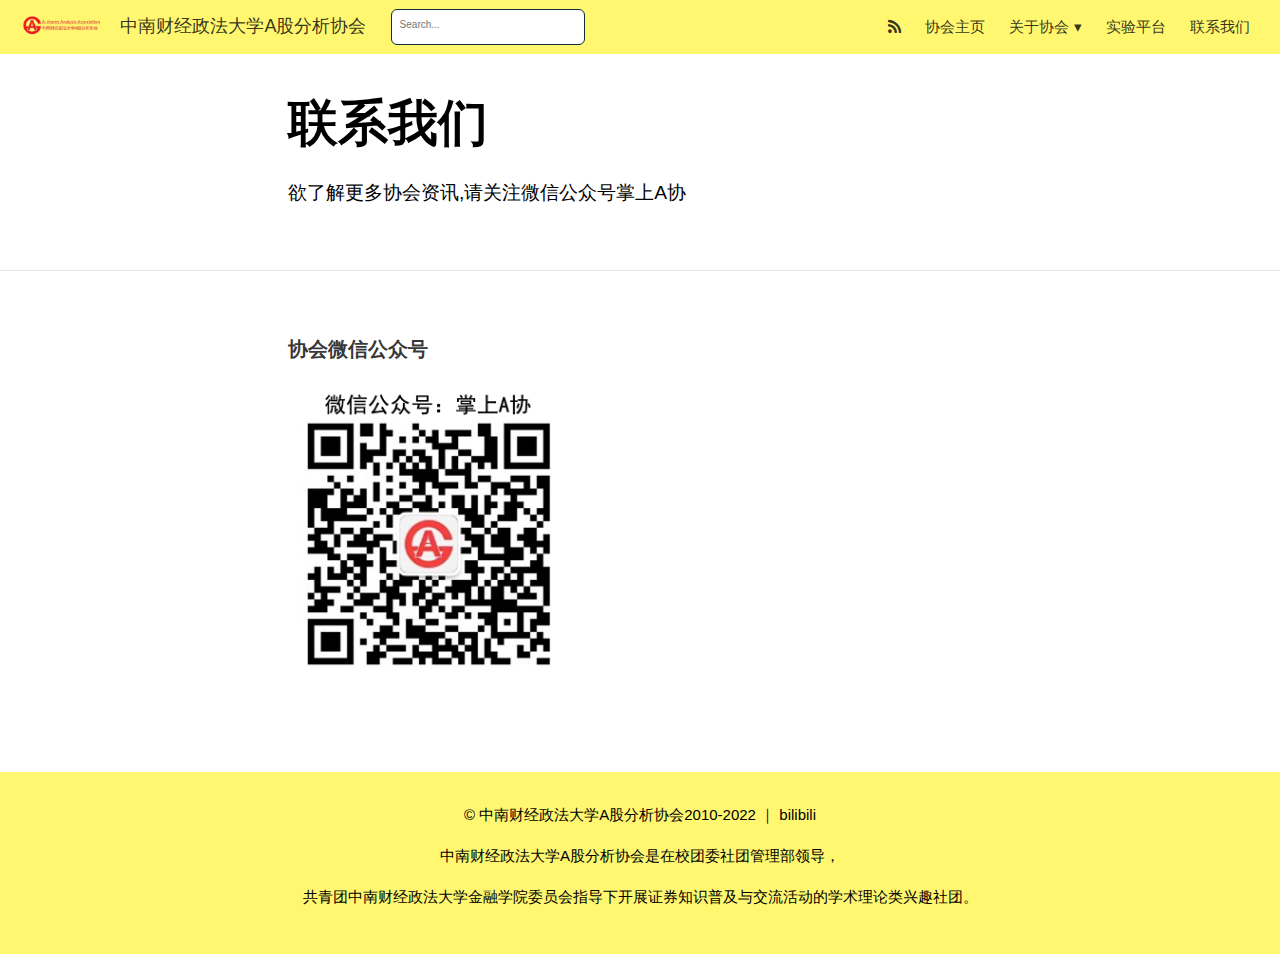
<file: docs/connect-us.html>
<!DOCTYPE html>

<html xmlns="http://www.w3.org/1999/xhtml" lang="" xml:lang="">

<head>
  <meta charset="utf-8"/>
  <meta name="viewport" content="width=device-width, initial-scale=1"/>
  <meta http-equiv="X-UA-Compatible" content="IE=Edge,chrome=1"/>
  <meta name="generator" content="distill" />

  <style type="text/css">
  /* Hide doc at startup (prevent jankiness while JS renders/transforms) */
  body {
    visibility: hidden;
  }
  </style>

 <!--radix_placeholder_import_source-->
 <!--/radix_placeholder_import_source-->

<style type="text/css">code{white-space: pre;}</style>
<style type="text/css" data-origin="pandoc">
pre > code.sourceCode { white-space: pre; position: relative; }
pre > code.sourceCode > span { display: inline-block; line-height: 1.25; }
pre > code.sourceCode > span:empty { height: 1.2em; }
.sourceCode { overflow: visible; }
code.sourceCode > span { color: inherit; text-decoration: inherit; }
div.sourceCode { margin: 1em 0; }
pre.sourceCode { margin: 0; }
@media screen {
div.sourceCode { overflow: auto; }
}
@media print {
pre > code.sourceCode { white-space: pre-wrap; }
pre > code.sourceCode > span { text-indent: -5em; padding-left: 5em; }
}
pre.numberSource code
  { counter-reset: source-line 0; }
pre.numberSource code > span
  { position: relative; left: -4em; counter-increment: source-line; }
pre.numberSource code > span > a:first-child::before
  { content: counter(source-line);
    position: relative; left: -1em; text-align: right; vertical-align: baseline;
    border: none; display: inline-block;
    -webkit-touch-callout: none; -webkit-user-select: none;
    -khtml-user-select: none; -moz-user-select: none;
    -ms-user-select: none; user-select: none;
    padding: 0 4px; width: 4em;
    color: #aaaaaa;
  }
pre.numberSource { margin-left: 3em; border-left: 1px solid #aaaaaa;  padding-left: 4px; }
div.sourceCode
  {   }
@media screen {
pre > code.sourceCode > span > a:first-child::before { text-decoration: underline; }
}
code span.al { color: #ad0000; } /* Alert */
code span.an { color: #5e5e5e; } /* Annotation */
code span.at { color: #20794d; } /* Attribute */
code span.bn { color: #ad0000; } /* BaseN */
code span.bu { } /* BuiltIn */
code span.cf { color: #007ba5; } /* ControlFlow */
code span.ch { color: #20794d; } /* Char */
code span.cn { color: #8f5902; } /* Constant */
code span.co { color: #5e5e5e; } /* Comment */
code span.cv { color: #5e5e5e; font-style: italic; } /* CommentVar */
code span.do { color: #5e5e5e; font-style: italic; } /* Documentation */
code span.dt { color: #ad0000; } /* DataType */
code span.dv { color: #ad0000; } /* DecVal */
code span.er { color: #ad0000; } /* Error */
code span.ex { } /* Extension */
code span.fl { color: #ad0000; } /* Float */
code span.fu { color: #4758ab; } /* Function */
code span.im { } /* Import */
code span.in { color: #5e5e5e; } /* Information */
code span.kw { color: #007ba5; } /* Keyword */
code span.op { color: #5e5e5e; } /* Operator */
code span.ot { color: #007ba5; } /* Other */
code span.pp { color: #ad0000; } /* Preprocessor */
code span.sc { color: #20794d; } /* SpecialChar */
code span.ss { color: #20794d; } /* SpecialString */
code span.st { color: #20794d; } /* String */
code span.va { color: #111111; } /* Variable */
code span.vs { color: #20794d; } /* VerbatimString */
code span.wa { color: #5e5e5e; font-style: italic; } /* Warning */
</style>

  <!--radix_placeholder_meta_tags-->
  <title>中南财经政法大学A股分析协会: 联系我们</title>

  <meta property="description" itemprop="description" content="欲了解更多协会资讯,请关注微信公众号掌上A协"/>



  <!--  https://developers.facebook.com/docs/sharing/webmasters#markup -->
  <meta property="og:title" content="中南财经政法大学A股分析协会: 联系我们"/>
  <meta property="og:type" content="article"/>
  <meta property="og:description" content="欲了解更多协会资讯,请关注微信公众号掌上A协"/>
  <meta property="og:locale" content="en_US"/>
  <meta property="og:site_name" content="中南财经政法大学A股分析协会"/>

  <!--  https://dev.twitter.com/cards/types/summary -->
  <meta property="twitter:card" content="summary"/>
  <meta property="twitter:title" content="中南财经政法大学A股分析协会: 联系我们"/>
  <meta property="twitter:description" content="欲了解更多协会资讯,请关注微信公众号掌上A协"/>

  <!--/radix_placeholder_meta_tags-->
  <!--radix_placeholder_rmarkdown_metadata-->

  <script type="text/json" id="radix-rmarkdown-metadata">
  {"type":"list","attributes":{"names":{"type":"character","attributes":{},"value":["title","description","output"]}},"value":[{"type":"character","attributes":{},"value":["联系我们"]},{"type":"character","attributes":{},"value":["欲了解更多协会资讯,请关注微信公众号掌上A协\n"]},{"type":"character","attributes":{},"value":["distill::distill_article"]}]}
  </script>
  <!--/radix_placeholder_rmarkdown_metadata-->
  <!--radix_placeholder_navigation_in_header-->
  <meta name="distill:offset" content=""/>

  <script type="application/javascript">

    window.headroom_prevent_pin = false;

    window.document.addEventListener("DOMContentLoaded", function (event) {

      // initialize headroom for banner
      var header = $('header').get(0);
      var headerHeight = header.offsetHeight;
      var headroom = new Headroom(header, {
        tolerance: 5,
        onPin : function() {
          if (window.headroom_prevent_pin) {
            window.headroom_prevent_pin = false;
            headroom.unpin();
          }
        }
      });
      headroom.init();
      if(window.location.hash)
        headroom.unpin();
      $(header).addClass('headroom--transition');

      // offset scroll location for banner on hash change
      // (see: https://github.com/WickyNilliams/headroom.js/issues/38)
      window.addEventListener("hashchange", function(event) {
        window.scrollTo(0, window.pageYOffset - (headerHeight + 25));
      });

      // responsive menu
      $('.distill-site-header').each(function(i, val) {
        var topnav = $(this);
        var toggle = topnav.find('.nav-toggle');
        toggle.on('click', function() {
          topnav.toggleClass('responsive');
        });
      });

      // nav dropdowns
      $('.nav-dropbtn').click(function(e) {
        $(this).next('.nav-dropdown-content').toggleClass('nav-dropdown-active');
        $(this).parent().siblings('.nav-dropdown')
           .children('.nav-dropdown-content').removeClass('nav-dropdown-active');
      });
      $("body").click(function(e){
        $('.nav-dropdown-content').removeClass('nav-dropdown-active');
      });
      $(".nav-dropdown").click(function(e){
        e.stopPropagation();
      });
    });
  </script>

  <style type="text/css">

  /* Theme (user-documented overrideables for nav appearance) */

  .distill-site-nav {
    color: rgba(255, 255, 255, 0.8);
    background-color: #0F2E3D;
    font-size: 15px;
    font-weight: 300;
  }

  .distill-site-nav a {
    color: inherit;
    text-decoration: none;
  }

  .distill-site-nav a:hover {
    color: white;
  }

  @media print {
    .distill-site-nav {
      display: none;
    }
  }

  .distill-site-header {

  }

  .distill-site-footer {

  }


  /* Site Header */

  .distill-site-header {
    width: 100%;
    box-sizing: border-box;
    z-index: 3;
  }

  .distill-site-header .nav-left {
    display: inline-block;
    margin-left: 8px;
  }

  @media screen and (max-width: 768px) {
    .distill-site-header .nav-left {
      margin-left: 0;
    }
  }


  .distill-site-header .nav-right {
    float: right;
    margin-right: 8px;
  }

  .distill-site-header a,
  .distill-site-header .title {
    display: inline-block;
    text-align: center;
    padding: 14px 10px 14px 10px;
  }

  .distill-site-header .title {
    font-size: 18px;
    min-width: 150px;
  }

  .distill-site-header .logo {
    padding: 0;
  }

  .distill-site-header .logo img {
    display: none;
    max-height: 20px;
    width: auto;
    margin-bottom: -4px;
  }

  .distill-site-header .nav-image img {
    max-height: 18px;
    width: auto;
    display: inline-block;
    margin-bottom: -3px;
  }



  @media screen and (min-width: 1000px) {
    .distill-site-header .logo img {
      display: inline-block;
    }
    .distill-site-header .nav-left {
      margin-left: 20px;
    }
    .distill-site-header .nav-right {
      margin-right: 20px;
    }
    .distill-site-header .title {
      padding-left: 12px;
    }
  }


  .distill-site-header .nav-toggle {
    display: none;
  }

  .nav-dropdown {
    display: inline-block;
    position: relative;
  }

  .nav-dropdown .nav-dropbtn {
    border: none;
    outline: none;
    color: rgba(255, 255, 255, 0.8);
    padding: 16px 10px;
    background-color: transparent;
    font-family: inherit;
    font-size: inherit;
    font-weight: inherit;
    margin: 0;
    margin-top: 1px;
    z-index: 2;
  }

  .nav-dropdown-content {
    display: none;
    position: absolute;
    background-color: white;
    min-width: 200px;
    border: 1px solid rgba(0,0,0,0.15);
    border-radius: 4px;
    box-shadow: 0px 8px 16px 0px rgba(0,0,0,0.1);
    z-index: 1;
    margin-top: 2px;
    white-space: nowrap;
    padding-top: 4px;
    padding-bottom: 4px;
  }

  .nav-dropdown-content hr {
    margin-top: 4px;
    margin-bottom: 4px;
    border: none;
    border-bottom: 1px solid rgba(0, 0, 0, 0.1);
  }

  .nav-dropdown-active {
    display: block;
  }

  .nav-dropdown-content a, .nav-dropdown-content .nav-dropdown-header {
    color: black;
    padding: 6px 24px;
    text-decoration: none;
    display: block;
    text-align: left;
  }

  .nav-dropdown-content .nav-dropdown-header {
    display: block;
    padding: 5px 24px;
    padding-bottom: 0;
    text-transform: uppercase;
    font-size: 14px;
    color: #999999;
    white-space: nowrap;
  }

  .nav-dropdown:hover .nav-dropbtn {
    color: white;
  }

  .nav-dropdown-content a:hover {
    background-color: #ddd;
    color: black;
  }

  .nav-right .nav-dropdown-content {
    margin-left: -45%;
    right: 0;
  }

  @media screen and (max-width: 768px) {
    .distill-site-header a, .distill-site-header .nav-dropdown  {display: none;}
    .distill-site-header a.nav-toggle {
      float: right;
      display: block;
    }
    .distill-site-header .title {
      margin-left: 0;
    }
    .distill-site-header .nav-right {
      margin-right: 0;
    }
    .distill-site-header {
      overflow: hidden;
    }
    .nav-right .nav-dropdown-content {
      margin-left: 0;
    }
  }


  @media screen and (max-width: 768px) {
    .distill-site-header.responsive {position: relative; min-height: 500px; }
    .distill-site-header.responsive a.nav-toggle {
      position: absolute;
      right: 0;
      top: 0;
    }
    .distill-site-header.responsive a,
    .distill-site-header.responsive .nav-dropdown {
      display: block;
      text-align: left;
    }
    .distill-site-header.responsive .nav-left,
    .distill-site-header.responsive .nav-right {
      width: 100%;
    }
    .distill-site-header.responsive .nav-dropdown {float: none;}
    .distill-site-header.responsive .nav-dropdown-content {position: relative;}
    .distill-site-header.responsive .nav-dropdown .nav-dropbtn {
      display: block;
      width: 100%;
      text-align: left;
    }
  }

  /* Site Footer */

  .distill-site-footer {
    width: 100%;
    overflow: hidden;
    box-sizing: border-box;
    z-index: 3;
    margin-top: 30px;
    padding-top: 30px;
    padding-bottom: 30px;
    text-align: center;
  }

  /* Headroom */

  d-title {
    padding-top: 6rem;
  }

  @media print {
    d-title {
      padding-top: 4rem;
    }
  }

  .headroom {
    z-index: 1000;
    position: fixed;
    top: 0;
    left: 0;
    right: 0;
  }

  .headroom--transition {
    transition: all .4s ease-in-out;
  }

  .headroom--unpinned {
    top: -100px;
  }

  .headroom--pinned {
    top: 0;
  }

  /* adjust viewport for navbar height */
  /* helps vertically center bootstrap (non-distill) content */
  .min-vh-100 {
    min-height: calc(100vh - 100px) !important;
  }

  </style>

  <script src="site_libs/jquery-3.6.0/jquery-3.6.0.min.js"></script>
  <link href="site_libs/font-awesome-5.1.0/css/all.css" rel="stylesheet"/>
  <link href="site_libs/font-awesome-5.1.0/css/v4-shims.css" rel="stylesheet"/>
  <script src="site_libs/headroom-0.9.4/headroom.min.js"></script>
  <script src="site_libs/autocomplete-0.37.1/autocomplete.min.js"></script>
  <script src="site_libs/fuse-6.4.1/fuse.min.js"></script>

  <script type="application/javascript">

  function getMeta(metaName) {
    var metas = document.getElementsByTagName('meta');
    for (let i = 0; i < metas.length; i++) {
      if (metas[i].getAttribute('name') === metaName) {
        return metas[i].getAttribute('content');
      }
    }
    return '';
  }

  function offsetURL(url) {
    var offset = getMeta('distill:offset');
    return offset ? offset + '/' + url : url;
  }

  function createFuseIndex() {

    // create fuse index
    var options = {
      keys: [
        { name: 'title', weight: 20 },
        { name: 'categories', weight: 15 },
        { name: 'description', weight: 10 },
        { name: 'contents', weight: 5 },
      ],
      ignoreLocation: true,
      threshold: 0
    };
    var fuse = new window.Fuse([], options);

    // fetch the main search.json
    return fetch(offsetURL('search.json'))
      .then(function(response) {
        if (response.status == 200) {
          return response.json().then(function(json) {
            // index main articles
            json.articles.forEach(function(article) {
              fuse.add(article);
            });
            // download collections and index their articles
            return Promise.all(json.collections.map(function(collection) {
              return fetch(offsetURL(collection)).then(function(response) {
                if (response.status === 200) {
                  return response.json().then(function(articles) {
                    articles.forEach(function(article) {
                      fuse.add(article);
                    });
                  })
                } else {
                  return Promise.reject(
                    new Error('Unexpected status from search index request: ' +
                              response.status)
                  );
                }
              });
            })).then(function() {
              return fuse;
            });
          });

        } else {
          return Promise.reject(
            new Error('Unexpected status from search index request: ' +
                        response.status)
          );
        }
      });
  }

  window.document.addEventListener("DOMContentLoaded", function (event) {

    // get search element (bail if we don't have one)
    var searchEl = window.document.getElementById('distill-search');
    if (!searchEl)
      return;

    createFuseIndex()
      .then(function(fuse) {

        // make search box visible
        searchEl.classList.remove('hidden');

        // initialize autocomplete
        var options = {
          autoselect: true,
          hint: false,
          minLength: 2,
        };
        window.autocomplete(searchEl, options, [{
          source: function(query, callback) {
            const searchOptions = {
              isCaseSensitive: false,
              shouldSort: true,
              minMatchCharLength: 2,
              limit: 10,
            };
            var results = fuse.search(query, searchOptions);
            callback(results
              .map(function(result) { return result.item; })
            );
          },
          templates: {
            suggestion: function(suggestion) {
              var img = suggestion.preview && Object.keys(suggestion.preview).length > 0
                ? `<img src="${offsetURL(suggestion.preview)}"</img>`
                : '';
              var html = `
                <div class="search-item">
                  <h3>${suggestion.title}</h3>
                  <div class="search-item-description">
                    ${suggestion.description || ''}
                  </div>
                  <div class="search-item-preview">
                    ${img}
                  </div>
                </div>
              `;
              return html;
            }
          }
        }]).on('autocomplete:selected', function(event, suggestion) {
          window.location.href = offsetURL(suggestion.path);
        });
        // remove inline display style on autocompleter (we want to
        // manage responsive display via css)
        $('.algolia-autocomplete').css("display", "");
      })
      .catch(function(error) {
        console.log(error);
      });

  });

  </script>

  <style type="text/css">

  .nav-search {
    font-size: x-small;
  }

  /* Algolioa Autocomplete */

  .algolia-autocomplete {
    display: inline-block;
    margin-left: 10px;
    vertical-align: sub;
    background-color: white;
    color: black;
    padding: 6px;
    padding-top: 8px;
    padding-bottom: 0;
    border-radius: 6px;
    border: 1px #0F2E3D solid;
    width: 180px;
  }


  @media screen and (max-width: 768px) {
    .distill-site-nav .algolia-autocomplete {
      display: none;
      visibility: hidden;
    }
    .distill-site-nav.responsive .algolia-autocomplete {
      display: inline-block;
      visibility: visible;
    }
    .distill-site-nav.responsive .algolia-autocomplete .aa-dropdown-menu {
      margin-left: 0;
      width: 400px;
      max-height: 400px;
    }
  }

  .algolia-autocomplete .aa-input, .algolia-autocomplete .aa-hint {
    width: 90%;
    outline: none;
    border: none;
  }

  .algolia-autocomplete .aa-hint {
    color: #999;
  }
  .algolia-autocomplete .aa-dropdown-menu {
    width: 550px;
    max-height: 70vh;
    overflow-x: visible;
    overflow-y: scroll;
    padding: 5px;
    margin-top: 3px;
    margin-left: -150px;
    background-color: #fff;
    border-radius: 5px;
    border: 1px solid #999;
    border-top: none;
  }

  .algolia-autocomplete .aa-dropdown-menu .aa-suggestion {
    cursor: pointer;
    padding: 5px 4px;
    border-bottom: 1px solid #eee;
  }

  .algolia-autocomplete .aa-dropdown-menu .aa-suggestion:last-of-type {
    border-bottom: none;
    margin-bottom: 2px;
  }

  .algolia-autocomplete .aa-dropdown-menu .aa-suggestion .search-item {
    overflow: hidden;
    font-size: 0.8em;
    line-height: 1.4em;
  }

  .algolia-autocomplete .aa-dropdown-menu .aa-suggestion .search-item h3 {
    font-size: 1rem;
    margin-block-start: 0;
    margin-block-end: 5px;
  }

  .algolia-autocomplete .aa-dropdown-menu .aa-suggestion .search-item-description {
    display: inline-block;
    overflow: hidden;
    height: 2.8em;
    width: 80%;
    margin-right: 4%;
  }

  .algolia-autocomplete .aa-dropdown-menu .aa-suggestion .search-item-preview {
    display: inline-block;
    width: 15%;
  }

  .algolia-autocomplete .aa-dropdown-menu .aa-suggestion .search-item-preview img {
    height: 3em;
    width: auto;
    display: none;
  }

  .algolia-autocomplete .aa-dropdown-menu .aa-suggestion .search-item-preview img[src] {
    display: initial;
  }

  .algolia-autocomplete .aa-dropdown-menu .aa-suggestion.aa-cursor {
    background-color: #eee;
  }
  .algolia-autocomplete .aa-dropdown-menu .aa-suggestion em {
    font-weight: bold;
    font-style: normal;
  }

  </style>


  <!--/radix_placeholder_navigation_in_header-->
  <!--radix_placeholder_distill-->

  <style type="text/css">

  body {
    background-color: white;
  }

  .pandoc-table {
    width: 100%;
  }

  .pandoc-table>caption {
    margin-bottom: 10px;
  }

  .pandoc-table th:not([align]) {
    text-align: left;
  }

  .pagedtable-footer {
    font-size: 15px;
  }

  d-byline .byline {
    grid-template-columns: 2fr 2fr;
  }

  d-byline .byline h3 {
    margin-block-start: 1.5em;
  }

  d-byline .byline .authors-affiliations h3 {
    margin-block-start: 0.5em;
  }

  .authors-affiliations .orcid-id {
    width: 16px;
    height:16px;
    margin-left: 4px;
    margin-right: 4px;
    vertical-align: middle;
    padding-bottom: 2px;
  }

  d-title .dt-tags {
    margin-top: 1em;
    grid-column: text;
  }

  .dt-tags .dt-tag {
    text-decoration: none;
    display: inline-block;
    color: rgba(0,0,0,0.6);
    padding: 0em 0.4em;
    margin-right: 0.5em;
    margin-bottom: 0.4em;
    font-size: 70%;
    border: 1px solid rgba(0,0,0,0.2);
    border-radius: 3px;
    text-transform: uppercase;
    font-weight: 500;
  }

  d-article table.gt_table td,
  d-article table.gt_table th {
    border-bottom: none;
  }

  .html-widget {
    margin-bottom: 2.0em;
  }

  .l-screen-inset {
    padding-right: 16px;
  }

  .l-screen .caption {
    margin-left: 10px;
  }

  .shaded {
    background: rgb(247, 247, 247);
    padding-top: 20px;
    padding-bottom: 20px;
    border-top: 1px solid rgba(0, 0, 0, 0.1);
    border-bottom: 1px solid rgba(0, 0, 0, 0.1);
  }

  .shaded .html-widget {
    margin-bottom: 0;
    border: 1px solid rgba(0, 0, 0, 0.1);
  }

  .shaded .shaded-content {
    background: white;
  }

  .text-output {
    margin-top: 0;
    line-height: 1.5em;
  }

  .hidden {
    display: none !important;
  }

  d-article {
    padding-top: 2.5rem;
    padding-bottom: 30px;
  }

  d-appendix {
    padding-top: 30px;
  }

  d-article>p>img {
    width: 100%;
  }

  d-article h2 {
    margin: 1rem 0 1.5rem 0;
  }

  d-article h3 {
    margin-top: 1.5rem;
  }

  d-article iframe {
    border: 1px solid rgba(0, 0, 0, 0.1);
    margin-bottom: 2.0em;
    width: 100%;
  }

  /* Tweak code blocks */

  d-article div.sourceCode code,
  d-article pre code {
    font-family: Consolas, Monaco, 'Andale Mono', 'Ubuntu Mono', monospace;
  }

  d-article pre,
  d-article div.sourceCode,
  d-article div.sourceCode pre {
    overflow: auto;
  }

  d-article div.sourceCode {
    background-color: white;
  }

  d-article div.sourceCode pre {
    padding-left: 10px;
    font-size: 12px;
    border-left: 2px solid rgba(0,0,0,0.1);
  }

  d-article pre {
    font-size: 12px;
    color: black;
    background: none;
    margin-top: 0;
    text-align: left;
    white-space: pre;
    word-spacing: normal;
    word-break: normal;
    word-wrap: normal;
    line-height: 1.5;

    -moz-tab-size: 4;
    -o-tab-size: 4;
    tab-size: 4;

    -webkit-hyphens: none;
    -moz-hyphens: none;
    -ms-hyphens: none;
    hyphens: none;
  }

  d-article pre a {
    border-bottom: none;
  }

  d-article pre a:hover {
    border-bottom: none;
    text-decoration: underline;
  }

  d-article details {
    grid-column: text;
    margin-bottom: 0.8em;
  }

  @media(min-width: 768px) {

  d-article pre,
  d-article div.sourceCode,
  d-article div.sourceCode pre {
    overflow: visible !important;
  }

  d-article div.sourceCode pre {
    padding-left: 18px;
    font-size: 14px;
  }

  d-article pre {
    font-size: 14px;
  }

  }

  figure img.external {
    background: white;
    border: 1px solid rgba(0, 0, 0, 0.1);
    box-shadow: 0 1px 8px rgba(0, 0, 0, 0.1);
    padding: 18px;
    box-sizing: border-box;
  }

  /* CSS for d-contents */

  .d-contents {
    grid-column: text;
    color: rgba(0,0,0,0.8);
    font-size: 0.9em;
    padding-bottom: 1em;
    margin-bottom: 1em;
    padding-bottom: 0.5em;
    margin-bottom: 1em;
    padding-left: 0.25em;
    justify-self: start;
  }

  @media(min-width: 1000px) {
    .d-contents.d-contents-float {
      height: 0;
      grid-column-start: 1;
      grid-column-end: 4;
      justify-self: center;
      padding-right: 3em;
      padding-left: 2em;
    }
  }

  .d-contents nav h3 {
    font-size: 18px;
    margin-top: 0;
    margin-bottom: 1em;
  }

  .d-contents li {
    list-style-type: none
  }

  .d-contents nav > ul {
    padding-left: 0;
  }

  .d-contents ul {
    padding-left: 1em
  }

  .d-contents nav ul li {
    margin-top: 0.6em;
    margin-bottom: 0.2em;
  }

  .d-contents nav a {
    font-size: 13px;
    border-bottom: none;
    text-decoration: none
    color: rgba(0, 0, 0, 0.8);
  }

  .d-contents nav a:hover {
    text-decoration: underline solid rgba(0, 0, 0, 0.6)
  }

  .d-contents nav > ul > li > a {
    font-weight: 600;
  }

  .d-contents nav > ul > li > ul {
    font-weight: inherit;
  }

  .d-contents nav > ul > li > ul > li {
    margin-top: 0.2em;
  }


  .d-contents nav ul {
    margin-top: 0;
    margin-bottom: 0.25em;
  }

  .d-article-with-toc h2:nth-child(2) {
    margin-top: 0;
  }


  /* Figure */

  .figure {
    position: relative;
    margin-bottom: 2.5em;
    margin-top: 1.5em;
  }

  .figure img {
    width: 100%;
  }

  .figure .caption {
    color: rgba(0, 0, 0, 0.6);
    font-size: 12px;
    line-height: 1.5em;
  }

  .figure img.external {
    background: white;
    border: 1px solid rgba(0, 0, 0, 0.1);
    box-shadow: 0 1px 8px rgba(0, 0, 0, 0.1);
    padding: 18px;
    box-sizing: border-box;
  }

  .figure .caption a {
    color: rgba(0, 0, 0, 0.6);
  }

  .figure .caption b,
  .figure .caption strong, {
    font-weight: 600;
    color: rgba(0, 0, 0, 1.0);
  }

  /* Citations */

  d-article .citation {
    color: inherit;
    cursor: inherit;
  }

  div.hanging-indent{
    margin-left: 1em; text-indent: -1em;
  }

  /* Citation hover box */

  .tippy-box[data-theme~=light-border] {
    background-color: rgba(250, 250, 250, 0.95);
  }

  .tippy-content > p {
    margin-bottom: 0;
    padding: 2px;
  }


  /* Tweak 1000px media break to show more text */

  @media(min-width: 1000px) {
    .base-grid,
    distill-header,
    d-title,
    d-abstract,
    d-article,
    d-appendix,
    distill-appendix,
    d-byline,
    d-footnote-list,
    d-citation-list,
    distill-footer {
      grid-template-columns: [screen-start] 1fr [page-start kicker-start] 80px [middle-start] 50px [text-start kicker-end] 65px 65px 65px 65px 65px 65px 65px 65px [text-end gutter-start] 65px [middle-end] 65px [page-end gutter-end] 1fr [screen-end];
      grid-column-gap: 16px;
    }

    .grid {
      grid-column-gap: 16px;
    }

    d-article {
      font-size: 1.06rem;
      line-height: 1.7em;
    }
    figure .caption, .figure .caption, figure figcaption {
      font-size: 13px;
    }
  }

  @media(min-width: 1180px) {
    .base-grid,
    distill-header,
    d-title,
    d-abstract,
    d-article,
    d-appendix,
    distill-appendix,
    d-byline,
    d-footnote-list,
    d-citation-list,
    distill-footer {
      grid-template-columns: [screen-start] 1fr [page-start kicker-start] 60px [middle-start] 60px [text-start kicker-end] 60px 60px 60px 60px 60px 60px 60px 60px [text-end gutter-start] 60px [middle-end] 60px [page-end gutter-end] 1fr [screen-end];
      grid-column-gap: 32px;
    }

    .grid {
      grid-column-gap: 32px;
    }
  }


  /* Get the citation styles for the appendix (not auto-injected on render since
     we do our own rendering of the citation appendix) */

  d-appendix .citation-appendix,
  .d-appendix .citation-appendix {
    font-size: 11px;
    line-height: 15px;
    border-left: 1px solid rgba(0, 0, 0, 0.1);
    padding-left: 18px;
    border: 1px solid rgba(0,0,0,0.1);
    background: rgba(0, 0, 0, 0.02);
    padding: 10px 18px;
    border-radius: 3px;
    color: rgba(150, 150, 150, 1);
    overflow: hidden;
    margin-top: -12px;
    white-space: pre-wrap;
    word-wrap: break-word;
  }

  /* Include appendix styles here so they can be overridden */

  d-appendix {
    contain: layout style;
    font-size: 0.8em;
    line-height: 1.7em;
    margin-top: 60px;
    margin-bottom: 0;
    border-top: 1px solid rgba(0, 0, 0, 0.1);
    color: rgba(0,0,0,0.5);
    padding-top: 60px;
    padding-bottom: 48px;
  }

  d-appendix h3 {
    grid-column: page-start / text-start;
    font-size: 15px;
    font-weight: 500;
    margin-top: 1em;
    margin-bottom: 0;
    color: rgba(0,0,0,0.65);
  }

  d-appendix h3 + * {
    margin-top: 1em;
  }

  d-appendix ol {
    padding: 0 0 0 15px;
  }

  @media (min-width: 768px) {
    d-appendix ol {
      padding: 0 0 0 30px;
      margin-left: -30px;
    }
  }

  d-appendix li {
    margin-bottom: 1em;
  }

  d-appendix a {
    color: rgba(0, 0, 0, 0.6);
  }

  d-appendix > * {
    grid-column: text;
  }

  d-appendix > d-footnote-list,
  d-appendix > d-citation-list,
  d-appendix > distill-appendix {
    grid-column: screen;
  }

  /* Include footnote styles here so they can be overridden */

  d-footnote-list {
    contain: layout style;
  }

  d-footnote-list > * {
    grid-column: text;
  }

  d-footnote-list a.footnote-backlink {
    color: rgba(0,0,0,0.3);
    padding-left: 0.5em;
  }



  /* Anchor.js */

  .anchorjs-link {
    /*transition: all .25s linear; */
    text-decoration: none;
    border-bottom: none;
  }
  *:hover > .anchorjs-link {
    margin-left: -1.125em !important;
    text-decoration: none;
    border-bottom: none;
  }

  /* Social footer */

  .social_footer {
    margin-top: 30px;
    margin-bottom: 0;
    color: rgba(0,0,0,0.67);
  }

  .disqus-comments {
    margin-right: 30px;
  }

  .disqus-comment-count {
    border-bottom: 1px solid rgba(0, 0, 0, 0.4);
    cursor: pointer;
  }

  #disqus_thread {
    margin-top: 30px;
  }

  .article-sharing a {
    border-bottom: none;
    margin-right: 8px;
  }

  .article-sharing a:hover {
    border-bottom: none;
  }

  .sidebar-section.subscribe {
    font-size: 12px;
    line-height: 1.6em;
  }

  .subscribe p {
    margin-bottom: 0.5em;
  }


  .article-footer .subscribe {
    font-size: 15px;
    margin-top: 45px;
  }


  .sidebar-section.custom {
    font-size: 12px;
    line-height: 1.6em;
  }

  .custom p {
    margin-bottom: 0.5em;
  }

  /* Styles for listing layout (hide title) */
  .layout-listing d-title, .layout-listing .d-title {
    display: none;
  }

  /* Styles for posts lists (not auto-injected) */


  .posts-with-sidebar {
    padding-left: 45px;
    padding-right: 45px;
  }

  .posts-list .description h2,
  .posts-list .description p {
    font-family: -apple-system, BlinkMacSystemFont, "Segoe UI", Roboto, Oxygen, Ubuntu, Cantarell, "Fira Sans", "Droid Sans", "Helvetica Neue", Arial, sans-serif;
  }

  .posts-list .description h2 {
    font-weight: 700;
    border-bottom: none;
    padding-bottom: 0;
  }

  .posts-list h2.post-tag {
    border-bottom: 1px solid rgba(0, 0, 0, 0.2);
    padding-bottom: 12px;
  }
  .posts-list {
    margin-top: 60px;
    margin-bottom: 24px;
  }

  .posts-list .post-preview {
    text-decoration: none;
    overflow: hidden;
    display: block;
    border-bottom: 1px solid rgba(0, 0, 0, 0.1);
    padding: 24px 0;
  }

  .post-preview-last {
    border-bottom: none !important;
  }

  .posts-list .posts-list-caption {
    grid-column: screen;
    font-weight: 400;
  }

  .posts-list .post-preview h2 {
    margin: 0 0 6px 0;
    line-height: 1.2em;
    font-style: normal;
    font-size: 24px;
  }

  .posts-list .post-preview p {
    margin: 0 0 12px 0;
    line-height: 1.4em;
    font-size: 16px;
  }

  .posts-list .post-preview .thumbnail {
    box-sizing: border-box;
    margin-bottom: 24px;
    position: relative;
    max-width: 500px;
  }
  .posts-list .post-preview img {
    width: 100%;
    display: block;
  }

  .posts-list .metadata {
    font-size: 12px;
    line-height: 1.4em;
    margin-bottom: 18px;
  }

  .posts-list .metadata > * {
    display: inline-block;
  }

  .posts-list .metadata .publishedDate {
    margin-right: 2em;
  }

  .posts-list .metadata .dt-authors {
    display: block;
    margin-top: 0.3em;
    margin-right: 2em;
  }

  .posts-list .dt-tags {
    display: block;
    line-height: 1em;
  }

  .posts-list .dt-tags .dt-tag {
    display: inline-block;
    color: rgba(0,0,0,0.6);
    padding: 0.3em 0.4em;
    margin-right: 0.2em;
    margin-bottom: 0.4em;
    font-size: 60%;
    border: 1px solid rgba(0,0,0,0.2);
    border-radius: 3px;
    text-transform: uppercase;
    font-weight: 500;
  }

  .posts-list img {
    opacity: 1;
  }

  .posts-list img[data-src] {
    opacity: 0;
  }

  .posts-more {
    clear: both;
  }


  .posts-sidebar {
    font-size: 16px;
  }

  .posts-sidebar h3 {
    font-size: 16px;
    margin-top: 0;
    margin-bottom: 0.5em;
    font-weight: 400;
    text-transform: uppercase;
  }

  .sidebar-section {
    margin-bottom: 30px;
  }

  .categories ul {
    list-style-type: none;
    margin: 0;
    padding: 0;
  }

  .categories li {
    color: rgba(0, 0, 0, 0.8);
    margin-bottom: 0;
  }

  .categories li>a {
    border-bottom: none;
  }

  .categories li>a:hover {
    border-bottom: 1px solid rgba(0, 0, 0, 0.4);
  }

  .categories .active {
    font-weight: 600;
  }

  .categories .category-count {
    color: rgba(0, 0, 0, 0.4);
  }


  @media(min-width: 768px) {
    .posts-list .post-preview h2 {
      font-size: 26px;
    }
    .posts-list .post-preview .thumbnail {
      float: right;
      width: 30%;
      margin-bottom: 0;
    }
    .posts-list .post-preview .description {
      float: left;
      width: 45%;
    }
    .posts-list .post-preview .metadata {
      float: left;
      width: 20%;
      margin-top: 8px;
    }
    .posts-list .post-preview p {
      margin: 0 0 12px 0;
      line-height: 1.5em;
      font-size: 16px;
    }
    .posts-with-sidebar .posts-list {
      float: left;
      width: 75%;
    }
    .posts-with-sidebar .posts-sidebar {
      float: right;
      width: 20%;
      margin-top: 60px;
      padding-top: 24px;
      padding-bottom: 24px;
    }
  }


  /* Improve display for browsers without grid (IE/Edge <= 15) */

  .downlevel {
    line-height: 1.6em;
    font-family: -apple-system, BlinkMacSystemFont, "Segoe UI", Roboto, Oxygen, Ubuntu, Cantarell, "Fira Sans", "Droid Sans", "Helvetica Neue", Arial, sans-serif;
    margin: 0;
  }

  .downlevel .d-title {
    padding-top: 6rem;
    padding-bottom: 1.5rem;
  }

  .downlevel .d-title h1 {
    font-size: 50px;
    font-weight: 700;
    line-height: 1.1em;
    margin: 0 0 0.5rem;
  }

  .downlevel .d-title p {
    font-weight: 300;
    font-size: 1.2rem;
    line-height: 1.55em;
    margin-top: 0;
  }

  .downlevel .d-byline {
    padding-top: 0.8em;
    padding-bottom: 0.8em;
    font-size: 0.8rem;
    line-height: 1.8em;
  }

  .downlevel .section-separator {
    border: none;
    border-top: 1px solid rgba(0, 0, 0, 0.1);
  }

  .downlevel .d-article {
    font-size: 1.06rem;
    line-height: 1.7em;
    padding-top: 1rem;
    padding-bottom: 2rem;
  }


  .downlevel .d-appendix {
    padding-left: 0;
    padding-right: 0;
    max-width: none;
    font-size: 0.8em;
    line-height: 1.7em;
    margin-bottom: 0;
    color: rgba(0,0,0,0.5);
    padding-top: 40px;
    padding-bottom: 48px;
  }

  .downlevel .footnotes ol {
    padding-left: 13px;
  }

  .downlevel .base-grid,
  .downlevel .distill-header,
  .downlevel .d-title,
  .downlevel .d-abstract,
  .downlevel .d-article,
  .downlevel .d-appendix,
  .downlevel .distill-appendix,
  .downlevel .d-byline,
  .downlevel .d-footnote-list,
  .downlevel .d-citation-list,
  .downlevel .distill-footer,
  .downlevel .appendix-bottom,
  .downlevel .posts-container {
    padding-left: 40px;
    padding-right: 40px;
  }

  @media(min-width: 768px) {
    .downlevel .base-grid,
    .downlevel .distill-header,
    .downlevel .d-title,
    .downlevel .d-abstract,
    .downlevel .d-article,
    .downlevel .d-appendix,
    .downlevel .distill-appendix,
    .downlevel .d-byline,
    .downlevel .d-footnote-list,
    .downlevel .d-citation-list,
    .downlevel .distill-footer,
    .downlevel .appendix-bottom,
    .downlevel .posts-container {
    padding-left: 150px;
    padding-right: 150px;
    max-width: 900px;
  }
  }

  .downlevel pre code {
    display: block;
    border-left: 2px solid rgba(0, 0, 0, .1);
    padding: 0 0 0 20px;
    font-size: 14px;
  }

  .downlevel code, .downlevel pre {
    color: black;
    background: none;
    font-family: Consolas, Monaco, 'Andale Mono', 'Ubuntu Mono', monospace;
    text-align: left;
    white-space: pre;
    word-spacing: normal;
    word-break: normal;
    word-wrap: normal;
    line-height: 1.5;

    -moz-tab-size: 4;
    -o-tab-size: 4;
    tab-size: 4;

    -webkit-hyphens: none;
    -moz-hyphens: none;
    -ms-hyphens: none;
    hyphens: none;
  }

  .downlevel .posts-list .post-preview {
    color: inherit;
  }



  </style>

  <script type="application/javascript">

  function is_downlevel_browser() {
    if (bowser.isUnsupportedBrowser({ msie: "12", msedge: "16"},
                                   window.navigator.userAgent)) {
      return true;
    } else {
      return window.load_distill_framework === undefined;
    }
  }

  // show body when load is complete
  function on_load_complete() {

    // add anchors
    if (window.anchors) {
      window.anchors.options.placement = 'left';
      window.anchors.add('d-article > h2, d-article > h3, d-article > h4, d-article > h5');
    }


    // set body to visible
    document.body.style.visibility = 'visible';

    // force redraw for leaflet widgets
    if (window.HTMLWidgets) {
      var maps = window.HTMLWidgets.findAll(".leaflet");
      $.each(maps, function(i, el) {
        var map = this.getMap();
        map.invalidateSize();
        map.eachLayer(function(layer) {
          if (layer instanceof L.TileLayer)
            layer.redraw();
        });
      });
    }

    // trigger 'shown' so htmlwidgets resize
    $('d-article').trigger('shown');
  }

  function init_distill() {

    init_common();

    // create front matter
    var front_matter = $('<d-front-matter></d-front-matter>');
    $('#distill-front-matter').wrap(front_matter);

    // create d-title
    $('.d-title').changeElementType('d-title');

    // create d-byline
    var byline = $('<d-byline></d-byline>');
    $('.d-byline').replaceWith(byline);

    // create d-article
    var article = $('<d-article></d-article>');
    $('.d-article').wrap(article).children().unwrap();

    // move posts container into article
    $('.posts-container').appendTo($('d-article'));

    // create d-appendix
    $('.d-appendix').changeElementType('d-appendix');

    // flag indicating that we have appendix items
    var appendix = $('.appendix-bottom').children('h3').length > 0;

    // replace footnotes with <d-footnote>
    $('.footnote-ref').each(function(i, val) {
      appendix = true;
      var href = $(this).attr('href');
      var id = href.replace('#', '');
      var fn = $('#' + id);
      var fn_p = $('#' + id + '>p');
      fn_p.find('.footnote-back').remove();
      var text = fn_p.html();
      var dtfn = $('<d-footnote></d-footnote>');
      dtfn.html(text);
      $(this).replaceWith(dtfn);
    });
    // remove footnotes
    $('.footnotes').remove();

    // move refs into #references-listing
    $('#references-listing').replaceWith($('#refs'));

    $('h1.appendix, h2.appendix').each(function(i, val) {
      $(this).changeElementType('h3');
    });
    $('h3.appendix').each(function(i, val) {
      var id = $(this).attr('id');
      $('.d-contents a[href="#' + id + '"]').parent().remove();
      appendix = true;
      $(this).nextUntil($('h1, h2, h3')).addBack().appendTo($('d-appendix'));
    });

    // show d-appendix if we have appendix content
    $("d-appendix").css('display', appendix ? 'grid' : 'none');

    // localize layout chunks to just output
    $('.layout-chunk').each(function(i, val) {

      // capture layout
      var layout = $(this).attr('data-layout');

      // apply layout to markdown level block elements
      var elements = $(this).children().not('details, div.sourceCode, pre, script');
      elements.each(function(i, el) {
        var layout_div = $('<div class="' + layout + '"></div>');
        if (layout_div.hasClass('shaded')) {
          var shaded_content = $('<div class="shaded-content"></div>');
          $(this).wrap(shaded_content);
          $(this).parent().wrap(layout_div);
        } else {
          $(this).wrap(layout_div);
        }
      });


      // unwrap the layout-chunk div
      $(this).children().unwrap();
    });

    // remove code block used to force  highlighting css
    $('.distill-force-highlighting-css').parent().remove();

    // remove empty line numbers inserted by pandoc when using a
    // custom syntax highlighting theme
    $('code.sourceCode a:empty').remove();

    // load distill framework
    load_distill_framework();

    // wait for window.distillRunlevel == 4 to do post processing
    function distill_post_process() {

      if (!window.distillRunlevel || window.distillRunlevel < 4)
        return;

      // hide author/affiliations entirely if we have no authors
      var front_matter = JSON.parse($("#distill-front-matter").html());
      var have_authors = front_matter.authors && front_matter.authors.length > 0;
      if (!have_authors)
        $('d-byline').addClass('hidden');

      // article with toc class
      $('.d-contents').parent().addClass('d-article-with-toc');

      // strip links that point to #
      $('.authors-affiliations').find('a[href="#"]').removeAttr('href');

      // add orcid ids
      $('.authors-affiliations').find('.author').each(function(i, el) {
        var orcid_id = front_matter.authors[i].orcidID;
        if (orcid_id) {
          var a = $('<a></a>');
          a.attr('href', 'https://orcid.org/' + orcid_id);
          var img = $('<img></img>');
          img.addClass('orcid-id');
          img.attr('alt', 'ORCID ID');
          img.attr('src','[data-uri]');
          a.append(img);
          $(this).append(a);
        }
      });

      // hide elements of author/affiliations grid that have no value
      function hide_byline_column(caption) {
        $('d-byline').find('h3:contains("' + caption + '")').parent().css('visibility', 'hidden');
      }

      // affiliations
      var have_affiliations = false;
      for (var i = 0; i<front_matter.authors.length; ++i) {
        var author = front_matter.authors[i];
        if (author.affiliation !== "&nbsp;") {
          have_affiliations = true;
          break;
        }
      }
      if (!have_affiliations)
        $('d-byline').find('h3:contains("Affiliations")').css('visibility', 'hidden');

      // published date
      if (!front_matter.publishedDate)
        hide_byline_column("Published");

      // document object identifier
      var doi = $('d-byline').find('h3:contains("DOI")');
      var doi_p = doi.next().empty();
      if (!front_matter.doi) {
        // if we have a citation and valid citationText then link to that
        if ($('#citation').length > 0 && front_matter.citationText) {
          doi.html('Citation');
          $('<a href="#citation"></a>')
            .text(front_matter.citationText)
            .appendTo(doi_p);
        } else {
          hide_byline_column("DOI");
        }
      } else {
        $('<a></a>')
           .attr('href', "https://doi.org/" + front_matter.doi)
           .html(front_matter.doi)
           .appendTo(doi_p);
      }

       // change plural form of authors/affiliations
      if (front_matter.authors.length === 1) {
        var grid = $('.authors-affiliations');
        grid.children('h3:contains("Authors")').text('Author');
        grid.children('h3:contains("Affiliations")').text('Affiliation');
      }

      // remove d-appendix and d-footnote-list local styles
      $('d-appendix > style:first-child').remove();
      $('d-footnote-list > style:first-child').remove();

      // move appendix-bottom entries to the bottom
      $('.appendix-bottom').appendTo('d-appendix').children().unwrap();
      $('.appendix-bottom').remove();

      // hoverable references
      $('span.citation[data-cites]').each(function() {
        var refHtml = $('#ref-' + $(this).attr('data-cites')).html();
        window.tippy(this, {
          allowHTML: true,
          content: refHtml,
          maxWidth: 500,
          interactive: true,
          interactiveBorder: 10,
          theme: 'light-border',
          placement: 'bottom-start'
        });
      });

      // clear polling timer
      clearInterval(tid);

      // show body now that everything is ready
      on_load_complete();
    }

    var tid = setInterval(distill_post_process, 50);
    distill_post_process();

  }

  function init_downlevel() {

    init_common();

     // insert hr after d-title
    $('.d-title').after($('<hr class="section-separator"/>'));

    // check if we have authors
    var front_matter = JSON.parse($("#distill-front-matter").html());
    var have_authors = front_matter.authors && front_matter.authors.length > 0;

    // manage byline/border
    if (!have_authors)
      $('.d-byline').remove();
    $('.d-byline').after($('<hr class="section-separator"/>'));
    $('.d-byline a').remove();

    // remove toc
    $('.d-contents').remove();

    // move appendix elements
    $('h1.appendix, h2.appendix').each(function(i, val) {
      $(this).changeElementType('h3');
    });
    $('h3.appendix').each(function(i, val) {
      $(this).nextUntil($('h1, h2, h3')).addBack().appendTo($('.d-appendix'));
    });


    // inject headers into references and footnotes
    var refs_header = $('<h3></h3>');
    refs_header.text('References');
    $('#refs').prepend(refs_header);

    var footnotes_header = $('<h3></h3');
    footnotes_header.text('Footnotes');
    $('.footnotes').children('hr').first().replaceWith(footnotes_header);

    // move appendix-bottom entries to the bottom
    $('.appendix-bottom').appendTo('.d-appendix').children().unwrap();
    $('.appendix-bottom').remove();

    // remove appendix if it's empty
    if ($('.d-appendix').children().length === 0)
      $('.d-appendix').remove();

    // prepend separator above appendix
    $('.d-appendix').before($('<hr class="section-separator" style="clear: both"/>'));

    // trim code
    $('pre>code').each(function(i, val) {
      $(this).html($.trim($(this).html()));
    });

    // move posts-container right before article
    $('.posts-container').insertBefore($('.d-article'));

    $('body').addClass('downlevel');

    on_load_complete();
  }


  function init_common() {

    // jquery plugin to change element types
    (function($) {
      $.fn.changeElementType = function(newType) {
        var attrs = {};

        $.each(this[0].attributes, function(idx, attr) {
          attrs[attr.nodeName] = attr.nodeValue;
        });

        this.replaceWith(function() {
          return $("<" + newType + "/>", attrs).append($(this).contents());
        });
      };
    })(jQuery);

    // prevent underline for linked images
    $('a > img').parent().css({'border-bottom' : 'none'});

    // mark non-body figures created by knitr chunks as 100% width
    $('.layout-chunk').each(function(i, val) {
      var figures = $(this).find('img, .html-widget');
      if ($(this).attr('data-layout') !== "l-body") {
        figures.css('width', '100%');
      } else {
        figures.css('max-width', '100%');
        figures.filter("[width]").each(function(i, val) {
          var fig = $(this);
          fig.css('width', fig.attr('width') + 'px');
        });

      }
    });

    // auto-append index.html to post-preview links in file: protocol
    // and in rstudio ide preview
    $('.post-preview').each(function(i, val) {
      if (window.location.protocol === "file:")
        $(this).attr('href', $(this).attr('href') + "index.html");
    });

    // get rid of index.html references in header
    if (window.location.protocol !== "file:") {
      $('.distill-site-header a[href]').each(function(i,val) {
        $(this).attr('href', $(this).attr('href').replace("index.html", "./"));
      });
    }

    // add class to pandoc style tables
    $('tr.header').parent('thead').parent('table').addClass('pandoc-table');
    $('.kable-table').children('table').addClass('pandoc-table');

    // add figcaption style to table captions
    $('caption').parent('table').addClass("figcaption");

    // initialize posts list
    if (window.init_posts_list)
      window.init_posts_list();

    // implmement disqus comment link
    $('.disqus-comment-count').click(function() {
      window.headroom_prevent_pin = true;
      $('#disqus_thread').toggleClass('hidden');
      if (!$('#disqus_thread').hasClass('hidden')) {
        var offset = $(this).offset();
        $(window).resize();
        $('html, body').animate({
          scrollTop: offset.top - 35
        });
      }
    });
  }

  document.addEventListener('DOMContentLoaded', function() {
    if (is_downlevel_browser())
      init_downlevel();
    else
      window.addEventListener('WebComponentsReady', init_distill);
  });

  </script>

  <style type="text/css">
  /* base variables */

  /* Edit the CSS properties in this file to create a custom
     Distill theme. Only edit values in the right column
     for each row; values shown are the CSS defaults.
     To return any property to the default,
     you may set its value to: unset
     All rows must end with a semi-colon.                      */

  /* Optional: embed custom fonts here with `@import`          */
  /* This must remain at the top of this file.                 */



  html {
    /*-- Main font sizes --*/
    --title-size:      50px;
    --body-size:       1.06rem;
    --code-size:       14px;
    --aside-size:      12px;
    --fig-cap-size:    13px;
    /*-- Main font colors --*/
    --title-color:     #000000;
    --header-color:    rgba(0, 0, 0, 0.8);
    --body-color:      rgba(0, 0, 0, 0.8);
    --aside-color:     rgba(0, 0, 0, 0.6);
    --fig-cap-color:   rgba(0, 0, 0, 0.6);
    /*-- Specify custom fonts ~~~ must be imported above   --*/
    --heading-font:    sans-serif;
    --mono-font:       monospace;
    --body-font:       sans-serif;
    --navbar-font:     sans-serif;  /* websites + blogs only */
  }

  /*-- ARTICLE METADATA --*/
  d-byline {
    --heading-size:    0.6rem;
    --heading-color:   rgba(0, 0, 0, 0.5);
    --body-size:       0.8rem;
    --body-color:      rgba(0, 0, 0, 0.8);
  }

  /*-- ARTICLE TABLE OF CONTENTS --*/
  .d-contents {
    --heading-size:    18px;
    --contents-size:   13px;
  }

  /*-- ARTICLE APPENDIX --*/
  d-appendix {
    --heading-size:    15px;
    --heading-color:   rgba(0, 0, 0, 0.65);
    --text-size:       0.8em;
    --text-color:      rgba(0, 0, 0, 0.5);
  }

  /*-- WEBSITE HEADER + FOOTER --*/
  /* These properties only apply to Distill sites and blogs  */

  .distill-site-header {
    --title-size:       18px;
    --text-color:       rgba(255, 255, 255, 0.8);
    --text-size:        15px;
    --hover-color:      white;
    --bkgd-color:       #0F2E3D;
  }

  .distill-site-footer {
    --text-color:       rgba(255, 255, 255, 0.8);
    --text-size:        15px;
    --hover-color:      white;
    --bkgd-color:       #0F2E3D;
  }

  /*-- Additional custom styles --*/
  /* Add any additional CSS rules below                      */
  </style>
  <style type="text/css">
  /* base variables */

  /* Edit the CSS properties in this file to create a custom
     Distill theme. Only edit values in the right column
     for each row; values shown are the CSS defaults.
     To return any property to the default,
     you may set its value to: unset
     All rows must end with a semi-colon.                      */

  /* Optional: embed custom fonts here with `@import`          */
  /* This must remain at the top of this file.                 */



  html {
    /*-- Main font sizes --*/
    --title-size:      50px;
    --body-size:       1.06rem;
    --code-size:       14px;
    --aside-size:      12px;
    --fig-cap-size:    13px;
    /*-- Main font colors --*/
    --title-color:     #000000;
    --header-color:    rgba(0, 0, 0, 0.8);
    --body-color:      rgba(0, 0, 0, 0.8);
    --aside-color:     rgba(0, 0, 0, 0.6);
    --fig-cap-color:   rgba(0, 0, 0, 0.6);
    /*-- Specify custom fonts ~~~ must be imported above   --*/
    --heading-font:    sans-serif;
    --mono-font:       monospace;
    --body-font:       sans-serif;
    --navbar-font:     sans-serif;  /* websites + blogs only */
  }

  /*-- ARTICLE METADATA --*/
  d-byline {
    --heading-size:    0.6rem;
    --heading-color:   rgba(0, 0, 0, 0.5);
    --body-size:       0.8rem;
    --body-color:      rgba(0, 0, 0, 0.8);
  }

  /*-- ARTICLE TABLE OF CONTENTS --*/
  .d-contents {
    --heading-size:    18px;
    --contents-size:   13px;
  }

  /*-- ARTICLE APPENDIX --*/
  d-appendix {
    --heading-size:    15px;
    --heading-color:   rgba(0, 0, 0, 0.65);
    --text-size:       0.8em;
    --text-color:      rgba(0, 0, 0, 0.5);
  }

  /*-- WEBSITE HEADER + FOOTER --*/
  /* These properties only apply to Distill sites and blogs  */

  .distill-site-header {
    --title-size:       18px;
    --text-color:       rgba(0, 0, 0, 0.8);
    --text-size:        15px;
    --hover-color:      grey;
    --bkgd-color:       #fff770;
  }

  .distill-site-footer {
    --text-color:       white(0, 0, 0, 0.8);
    --text-size:        15px;
    --hover-color:      grey;
    --bkgd-color:       #fff770;
  }

  /*-- Additional custom styles --*/
  /* Add any additional CSS rules below                      */
  </style>
  <style type="text/css">
  /* base style */

  /* FONT FAMILIES */

  :root {
    --heading-default: -apple-system, BlinkMacSystemFont, "Segoe UI", Roboto, Oxygen, Ubuntu, Cantarell, "Fira Sans", "Droid Sans", "Helvetica Neue", Arial, sans-serif;
    --mono-default: Consolas, Monaco, 'Andale Mono', 'Ubuntu Mono', monospace;
    --body-default: -apple-system, BlinkMacSystemFont, "Segoe UI", Roboto, Oxygen, Ubuntu, Cantarell, "Fira Sans", "Droid Sans", "Helvetica Neue", Arial, sans-serif;
  }

  body,
  .posts-list .post-preview p,
  .posts-list .description p {
    font-family: var(--body-font), var(--body-default);
  }

  h1, h2, h3, h4, h5, h6,
  .posts-list .post-preview h2,
  .posts-list .description h2 {
    font-family: var(--heading-font), var(--heading-default);
  }

  d-article div.sourceCode code,
  d-article pre code {
    font-family: var(--mono-font), var(--mono-default);
  }


  /*-- TITLE --*/
  d-title h1,
  .posts-list > h1 {
    color: var(--title-color, black);
  }

  d-title h1 {
    font-size: var(--title-size, 50px);
  }

  /*-- HEADERS --*/
  d-article h1,
  d-article h2,
  d-article h3,
  d-article h4,
  d-article h5,
  d-article h6 {
    color: var(--header-color, rgba(0, 0, 0, 0.8));
  }

  /*-- BODY --*/
  d-article > p,  /* only text inside of <p> tags */
  d-article > ul, /* lists */
  d-article > ol {
    color: var(--body-color, rgba(0, 0, 0, 0.8));
    font-size: var(--body-size, 1.06rem);
  }


  /*-- CODE --*/
  d-article div.sourceCode code,
  d-article pre code {
    font-size: var(--code-size, 14px);
  }

  /*-- ASIDE --*/
  d-article aside {
    font-size: var(--aside-size, 12px);
    color: var(--aside-color, rgba(0, 0, 0, 0.6));
  }

  /*-- FIGURE CAPTIONS --*/
  figure .caption,
  figure figcaption,
  .figure .caption {
    font-size: var(--fig-cap-size, 13px);
    color: var(--fig-cap-color, rgba(0, 0, 0, 0.6));
  }

  /*-- METADATA --*/
  d-byline h3 {
    font-size: var(--heading-size, 0.6rem);
    color: var(--heading-color, rgba(0, 0, 0, 0.5));
  }

  d-byline {
    font-size: var(--body-size, 0.8rem);
    color: var(--body-color, rgba(0, 0, 0, 0.8));
  }

  d-byline a,
  d-article d-byline a {
    color: var(--body-color, rgba(0, 0, 0, 0.8));
  }

  /*-- TABLE OF CONTENTS --*/
  .d-contents nav h3 {
    font-size: var(--heading-size, 18px);
  }

  .d-contents nav a {
    font-size: var(--contents-size, 13px);
  }

  /*-- APPENDIX --*/
  d-appendix h3 {
    font-size: var(--heading-size, 15px);
    color: var(--heading-color, rgba(0, 0, 0, 0.65));
  }

  d-appendix {
    font-size: var(--text-size, 0.8em);
    color: var(--text-color, rgba(0, 0, 0, 0.5));
  }

  d-appendix d-footnote-list a.footnote-backlink {
    color: var(--text-color, rgba(0, 0, 0, 0.5));
  }

  /*-- WEBSITE HEADER + FOOTER --*/
  .distill-site-header .title {
    font-size: var(--title-size, 18px);
    font-family: var(--navbar-font), var(--heading-default);
  }

  .distill-site-header a,
  .nav-dropdown .nav-dropbtn {
    font-family: var(--navbar-font), var(--heading-default);
  }

  .nav-dropdown .nav-dropbtn {
    color: var(--text-color, rgba(255, 255, 255, 0.8));
    font-size: var(--text-size, 15px);
  }

  .distill-site-header a:hover,
  .nav-dropdown:hover .nav-dropbtn {
    color: var(--hover-color, white);
  }

  .distill-site-header {
    font-size: var(--text-size, 15px);
    color: var(--text-color, rgba(255, 255, 255, 0.8));
    background-color: var(--bkgd-color, #0F2E3D);
  }

  .distill-site-footer {
    font-size: var(--text-size, 15px);
    color: var(--text-color, rgba(255, 255, 255, 0.8));
    background-color: var(--bkgd-color, #0F2E3D);
  }

  .distill-site-footer a:hover {
    color: var(--hover-color, white);
  }</style>
  <!--/radix_placeholder_distill-->
  <script src="site_libs/header-attrs-2.11/header-attrs.js"></script>
  <script src="site_libs/popper-2.6.0/popper.min.js"></script>
  <link href="site_libs/tippy-6.2.7/tippy.css" rel="stylesheet" />
  <link href="site_libs/tippy-6.2.7/tippy-light-border.css" rel="stylesheet" />
  <script src="site_libs/tippy-6.2.7/tippy.umd.min.js"></script>
  <script src="site_libs/anchor-4.2.2/anchor.min.js"></script>
  <script src="site_libs/bowser-1.9.3/bowser.min.js"></script>
  <script src="site_libs/webcomponents-2.0.0/webcomponents.js"></script>
  <script src="site_libs/distill-2.2.21/template.v2.js"></script>
  <!--radix_placeholder_site_in_header-->
  <script type="text/javascript" src="https://www.cookieconsent.com/releases/3.1.0/cookie-consent.js"></script>
  <script type="text/javascript">
  document.addEventListener('DOMContentLoaded', function () {
  cookieconsent.run({
  'notice_banner_type':'simple',
  'consent_type': 'express',
  'palette': 'light',
  'language': 'en',
  'website_name': 'zhangshangAxie',
  'cookies_policy_url': 'url',
  'change_preferences_selector':'#CookiePreferences'
  });});</script>
  <!--/radix_placeholder_site_in_header-->


</head>

<body>

<!--radix_placeholder_front_matter-->

<script id="distill-front-matter" type="text/json">
{"title":"联系我们","description":"欲了解更多协会资讯,请关注微信公众号掌上A协","authors":[]}
</script>

<!--/radix_placeholder_front_matter-->
<!--radix_placeholder_navigation_before_body-->
<header class="header header--fixed" role="banner">
<nav class="distill-site-nav distill-site-header">
<div class="nav-left">
<a class="logo">
<img src="images/logo.png" alt="Logo"/>
</a>
<a href="index.html" class="title">中南财经政法大学A股分析协会</a>
<input id="distill-search" class="nav-search hidden" type="text" placeholder="Search..."/>
</div>
<div class="nav-right">
<a href="index.xml">
<i class="fa fa-rss" aria-hidden="true"></i>
</a>
<a href="index.html">协会主页</a>
<div class="nav-dropdown">
<button class="nav-dropbtn">
关于协会
 
<span class="down-arrow">&#x25BE;</span>
</button>
<div class="nav-dropdown-content">
<a href="introduction.html">协会简介</a>
</div>
</div>
<a href="research-platform.html">实验平台</a>
<a href="connect-us.html">联系我们</a>
<a href="javascript:void(0);" class="nav-toggle">&#9776;</a>
</div>
</nav>
</header>
<!--/radix_placeholder_navigation_before_body-->
<!--radix_placeholder_site_before_body-->
<!--/radix_placeholder_site_before_body-->

<div class="d-title">
<h1>联系我们</h1>
<!--radix_placeholder_categories-->
<!--/radix_placeholder_categories-->
<p><p>欲了解更多协会资讯,请关注微信公众号掌上A协</p></p>
</div>


<div class="d-article">
<h3 id="协会微信公众号">协会微信公众号</h3>
<div class="layout-chunk" data-layout="l-body">
<p><img src="images/qrcode.png" width="40%" /></p>
</div>
<div class="sourceCode" id="cb1"><pre class="sourceCode r distill-force-highlighting-css"><code class="sourceCode r"></code></pre></div>
<!--radix_placeholder_article_footer-->
<!--/radix_placeholder_article_footer-->
</div>

<div class="d-appendix">
</div>


<!--radix_placeholder_site_after_body-->
<!--/radix_placeholder_site_after_body-->
<!--radix_placeholder_appendices-->
<div class="appendix-bottom"></div>
<!--/radix_placeholder_appendices-->
<!--radix_placeholder_navigation_after_body-->
<div class="distill-site-nav distill-site-footer">
<p>© 中南财经政法大学A股分析协会2010-2022 ｜ <a href="https://www.bilibili.com/video/BV15L411H7Qz?share_source=copy_web">bilibili</a></p>
<p>中南财经政法大学A股分析协会是在校团委社团管理部领导，</p>
<p>共青团中南财经政法大学金融学院委员会指导下开展证券知识普及与交流活动的学术理论类兴趣社团。</p>
</div>
<!--/radix_placeholder_navigation_after_body-->


</body>

</html>
</file>
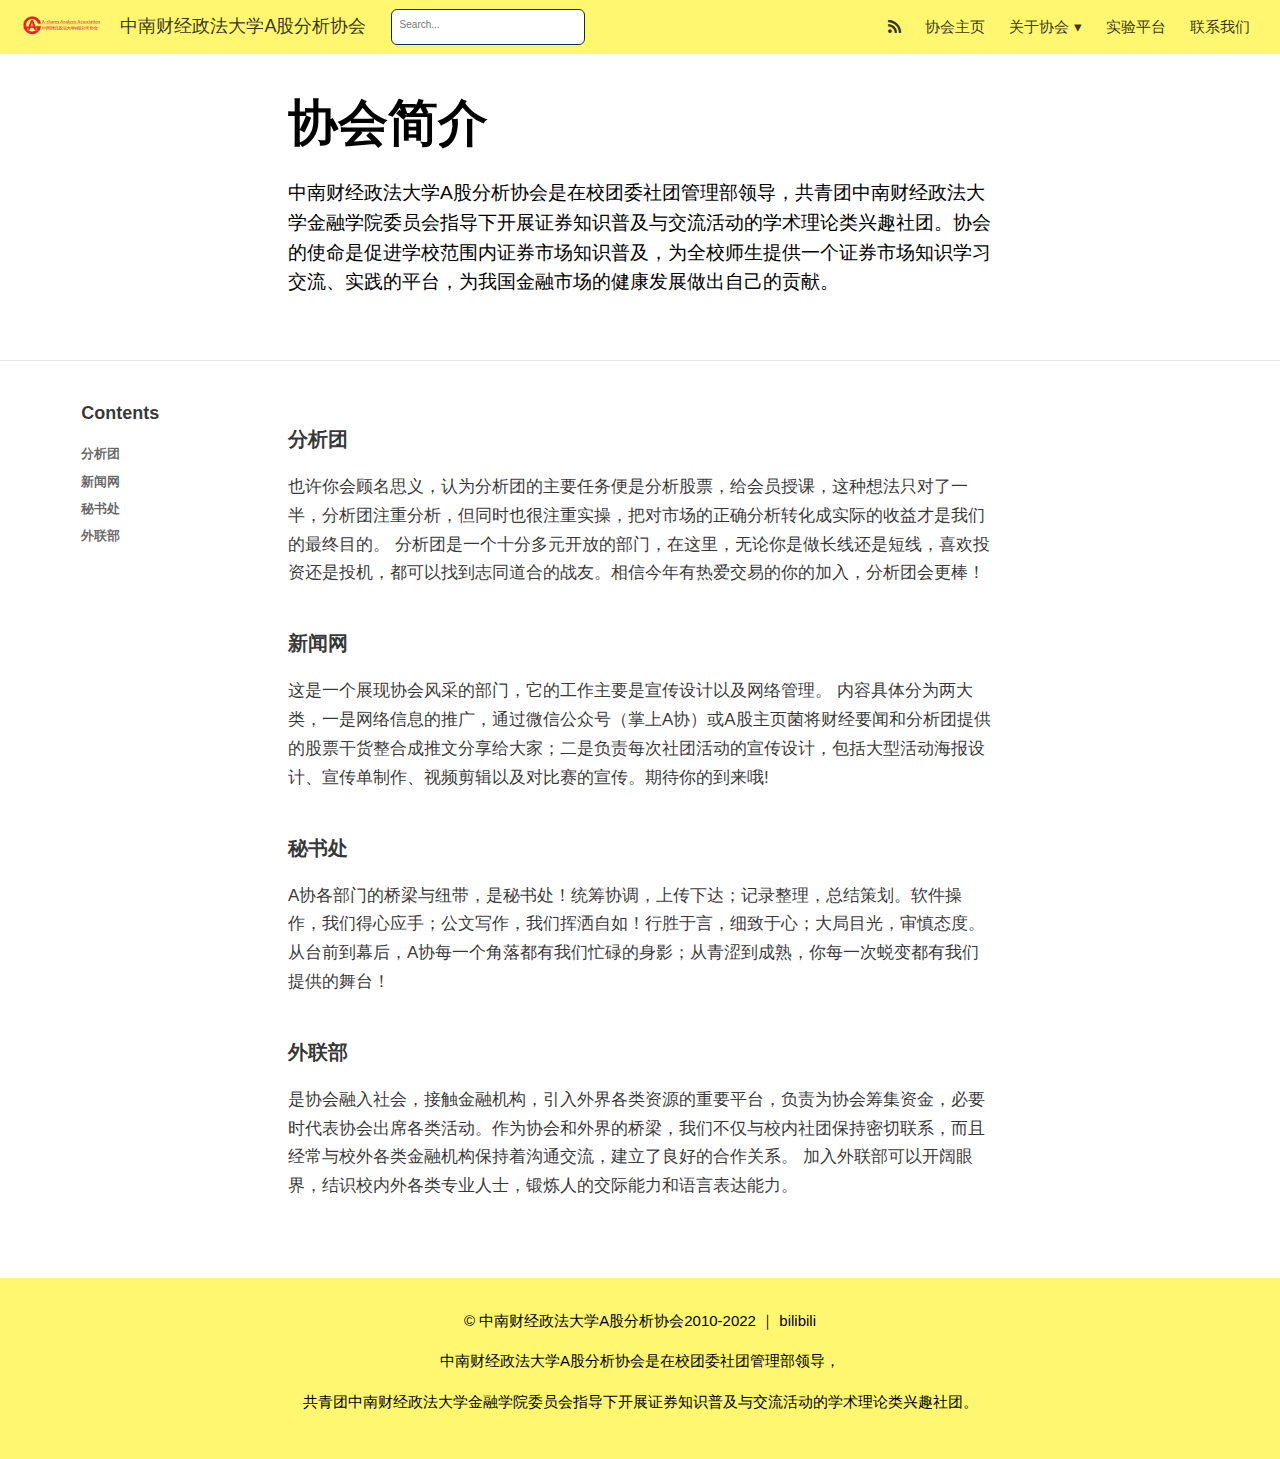
<file: docs/introduction.html>
<!DOCTYPE html>

<html xmlns="http://www.w3.org/1999/xhtml" lang="" xml:lang="">

<head>
  <meta charset="utf-8"/>
  <meta name="viewport" content="width=device-width, initial-scale=1"/>
  <meta http-equiv="X-UA-Compatible" content="IE=Edge,chrome=1"/>
  <meta name="generator" content="distill" />

  <style type="text/css">
  /* Hide doc at startup (prevent jankiness while JS renders/transforms) */
  body {
    visibility: hidden;
  }
  </style>

 <!--radix_placeholder_import_source-->
 <!--/radix_placeholder_import_source-->

<style type="text/css">code{white-space: pre;}</style>
<style type="text/css" data-origin="pandoc">
pre > code.sourceCode { white-space: pre; position: relative; }
pre > code.sourceCode > span { display: inline-block; line-height: 1.25; }
pre > code.sourceCode > span:empty { height: 1.2em; }
.sourceCode { overflow: visible; }
code.sourceCode > span { color: inherit; text-decoration: inherit; }
div.sourceCode { margin: 1em 0; }
pre.sourceCode { margin: 0; }
@media screen {
div.sourceCode { overflow: auto; }
}
@media print {
pre > code.sourceCode { white-space: pre-wrap; }
pre > code.sourceCode > span { text-indent: -5em; padding-left: 5em; }
}
pre.numberSource code
  { counter-reset: source-line 0; }
pre.numberSource code > span
  { position: relative; left: -4em; counter-increment: source-line; }
pre.numberSource code > span > a:first-child::before
  { content: counter(source-line);
    position: relative; left: -1em; text-align: right; vertical-align: baseline;
    border: none; display: inline-block;
    -webkit-touch-callout: none; -webkit-user-select: none;
    -khtml-user-select: none; -moz-user-select: none;
    -ms-user-select: none; user-select: none;
    padding: 0 4px; width: 4em;
    color: #aaaaaa;
  }
pre.numberSource { margin-left: 3em; border-left: 1px solid #aaaaaa;  padding-left: 4px; }
div.sourceCode
  {   }
@media screen {
pre > code.sourceCode > span > a:first-child::before { text-decoration: underline; }
}
code span.al { color: #ad0000; } /* Alert */
code span.an { color: #5e5e5e; } /* Annotation */
code span.at { color: #20794d; } /* Attribute */
code span.bn { color: #ad0000; } /* BaseN */
code span.bu { } /* BuiltIn */
code span.cf { color: #007ba5; } /* ControlFlow */
code span.ch { color: #20794d; } /* Char */
code span.cn { color: #8f5902; } /* Constant */
code span.co { color: #5e5e5e; } /* Comment */
code span.cv { color: #5e5e5e; font-style: italic; } /* CommentVar */
code span.do { color: #5e5e5e; font-style: italic; } /* Documentation */
code span.dt { color: #ad0000; } /* DataType */
code span.dv { color: #ad0000; } /* DecVal */
code span.er { color: #ad0000; } /* Error */
code span.ex { } /* Extension */
code span.fl { color: #ad0000; } /* Float */
code span.fu { color: #4758ab; } /* Function */
code span.im { } /* Import */
code span.in { color: #5e5e5e; } /* Information */
code span.kw { color: #007ba5; } /* Keyword */
code span.op { color: #5e5e5e; } /* Operator */
code span.ot { color: #007ba5; } /* Other */
code span.pp { color: #ad0000; } /* Preprocessor */
code span.sc { color: #20794d; } /* SpecialChar */
code span.ss { color: #20794d; } /* SpecialString */
code span.st { color: #20794d; } /* String */
code span.va { color: #111111; } /* Variable */
code span.vs { color: #20794d; } /* VerbatimString */
code span.wa { color: #5e5e5e; font-style: italic; } /* Warning */
</style>

  <!--radix_placeholder_meta_tags-->
  <title>中南财经政法大学A股分析协会: 协会简介</title>

  <meta property="description" itemprop="description" content="中南财经政法大学A股分析协会是在校团委社团管理部领导，共青团中南财经政法大学金融学院委员会指导下开展证券知识普及与交流活动的学术理论类兴趣社团。协会的使命是促进学校范围内证券市场知识普及，为全校师生提供一个证券市场知识学习交流、实践的平台，为我国金融市场的健康发展做出自己的贡献。"/>



  <!--  https://developers.facebook.com/docs/sharing/webmasters#markup -->
  <meta property="og:title" content="中南财经政法大学A股分析协会: 协会简介"/>
  <meta property="og:type" content="article"/>
  <meta property="og:description" content="中南财经政法大学A股分析协会是在校团委社团管理部领导，共青团中南财经政法大学金融学院委员会指导下开展证券知识普及与交流活动的学术理论类兴趣社团。协会的使命是促进学校范围内证券市场知识普及，为全校师生提供一个证券市场知识学习交流、实践的平台，为我国金融市场的健康发展做出自己的贡献。"/>
  <meta property="og:locale" content="en_US"/>
  <meta property="og:site_name" content="中南财经政法大学A股分析协会"/>

  <!--  https://dev.twitter.com/cards/types/summary -->
  <meta property="twitter:card" content="summary"/>
  <meta property="twitter:title" content="中南财经政法大学A股分析协会: 协会简介"/>
  <meta property="twitter:description" content="中南财经政法大学A股分析协会是在校团委社团管理部领导，共青团中南财经政法大学金融学院委员会指导下开展证券知识普及与交流活动的学术理论类兴趣社团。协会的使命是促进学校范围内证券市场知识普及，为全校师生提供一个证券市场知识学习交流、实践的平台，为我国金融市场的健康发展做出自己的贡献。"/>

  <!--/radix_placeholder_meta_tags-->
  <!--radix_placeholder_rmarkdown_metadata-->

  <script type="text/json" id="radix-rmarkdown-metadata">
  {"type":"list","attributes":{"names":{"type":"character","attributes":{},"value":["title","description","output"]}},"value":[{"type":"character","attributes":{},"value":["协会简介"]},{"type":"character","attributes":{},"value":["中南财经政法大学A股分析协会是在校团委社团管理部领导，共青团中南财经政法大学金融学院委员会指导下开展证券知识普及与交流活动的学术理论类兴趣社团。协会的使命是促进学校范围内证券市场知识普及，为全校师生提供一个证券市场知识学习交流、实践的平台，为我国金融市场的健康发展做出自己的贡献。\n"]},{"type":"list","attributes":{"names":{"type":"character","attributes":{},"value":["distill::distill_article"]}},"value":[{"type":"list","attributes":{"names":{"type":"character","attributes":{},"value":["toc"]}},"value":[{"type":"logical","attributes":{},"value":[true]}]}]}]}
  </script>
  <!--/radix_placeholder_rmarkdown_metadata-->
  <!--radix_placeholder_navigation_in_header-->
  <meta name="distill:offset" content=""/>

  <script type="application/javascript">

    window.headroom_prevent_pin = false;

    window.document.addEventListener("DOMContentLoaded", function (event) {

      // initialize headroom for banner
      var header = $('header').get(0);
      var headerHeight = header.offsetHeight;
      var headroom = new Headroom(header, {
        tolerance: 5,
        onPin : function() {
          if (window.headroom_prevent_pin) {
            window.headroom_prevent_pin = false;
            headroom.unpin();
          }
        }
      });
      headroom.init();
      if(window.location.hash)
        headroom.unpin();
      $(header).addClass('headroom--transition');

      // offset scroll location for banner on hash change
      // (see: https://github.com/WickyNilliams/headroom.js/issues/38)
      window.addEventListener("hashchange", function(event) {
        window.scrollTo(0, window.pageYOffset - (headerHeight + 25));
      });

      // responsive menu
      $('.distill-site-header').each(function(i, val) {
        var topnav = $(this);
        var toggle = topnav.find('.nav-toggle');
        toggle.on('click', function() {
          topnav.toggleClass('responsive');
        });
      });

      // nav dropdowns
      $('.nav-dropbtn').click(function(e) {
        $(this).next('.nav-dropdown-content').toggleClass('nav-dropdown-active');
        $(this).parent().siblings('.nav-dropdown')
           .children('.nav-dropdown-content').removeClass('nav-dropdown-active');
      });
      $("body").click(function(e){
        $('.nav-dropdown-content').removeClass('nav-dropdown-active');
      });
      $(".nav-dropdown").click(function(e){
        e.stopPropagation();
      });
    });
  </script>

  <style type="text/css">

  /* Theme (user-documented overrideables for nav appearance) */

  .distill-site-nav {
    color: rgba(255, 255, 255, 0.8);
    background-color: #0F2E3D;
    font-size: 15px;
    font-weight: 300;
  }

  .distill-site-nav a {
    color: inherit;
    text-decoration: none;
  }

  .distill-site-nav a:hover {
    color: white;
  }

  @media print {
    .distill-site-nav {
      display: none;
    }
  }

  .distill-site-header {

  }

  .distill-site-footer {

  }


  /* Site Header */

  .distill-site-header {
    width: 100%;
    box-sizing: border-box;
    z-index: 3;
  }

  .distill-site-header .nav-left {
    display: inline-block;
    margin-left: 8px;
  }

  @media screen and (max-width: 768px) {
    .distill-site-header .nav-left {
      margin-left: 0;
    }
  }


  .distill-site-header .nav-right {
    float: right;
    margin-right: 8px;
  }

  .distill-site-header a,
  .distill-site-header .title {
    display: inline-block;
    text-align: center;
    padding: 14px 10px 14px 10px;
  }

  .distill-site-header .title {
    font-size: 18px;
    min-width: 150px;
  }

  .distill-site-header .logo {
    padding: 0;
  }

  .distill-site-header .logo img {
    display: none;
    max-height: 20px;
    width: auto;
    margin-bottom: -4px;
  }

  .distill-site-header .nav-image img {
    max-height: 18px;
    width: auto;
    display: inline-block;
    margin-bottom: -3px;
  }



  @media screen and (min-width: 1000px) {
    .distill-site-header .logo img {
      display: inline-block;
    }
    .distill-site-header .nav-left {
      margin-left: 20px;
    }
    .distill-site-header .nav-right {
      margin-right: 20px;
    }
    .distill-site-header .title {
      padding-left: 12px;
    }
  }


  .distill-site-header .nav-toggle {
    display: none;
  }

  .nav-dropdown {
    display: inline-block;
    position: relative;
  }

  .nav-dropdown .nav-dropbtn {
    border: none;
    outline: none;
    color: rgba(255, 255, 255, 0.8);
    padding: 16px 10px;
    background-color: transparent;
    font-family: inherit;
    font-size: inherit;
    font-weight: inherit;
    margin: 0;
    margin-top: 1px;
    z-index: 2;
  }

  .nav-dropdown-content {
    display: none;
    position: absolute;
    background-color: white;
    min-width: 200px;
    border: 1px solid rgba(0,0,0,0.15);
    border-radius: 4px;
    box-shadow: 0px 8px 16px 0px rgba(0,0,0,0.1);
    z-index: 1;
    margin-top: 2px;
    white-space: nowrap;
    padding-top: 4px;
    padding-bottom: 4px;
  }

  .nav-dropdown-content hr {
    margin-top: 4px;
    margin-bottom: 4px;
    border: none;
    border-bottom: 1px solid rgba(0, 0, 0, 0.1);
  }

  .nav-dropdown-active {
    display: block;
  }

  .nav-dropdown-content a, .nav-dropdown-content .nav-dropdown-header {
    color: black;
    padding: 6px 24px;
    text-decoration: none;
    display: block;
    text-align: left;
  }

  .nav-dropdown-content .nav-dropdown-header {
    display: block;
    padding: 5px 24px;
    padding-bottom: 0;
    text-transform: uppercase;
    font-size: 14px;
    color: #999999;
    white-space: nowrap;
  }

  .nav-dropdown:hover .nav-dropbtn {
    color: white;
  }

  .nav-dropdown-content a:hover {
    background-color: #ddd;
    color: black;
  }

  .nav-right .nav-dropdown-content {
    margin-left: -45%;
    right: 0;
  }

  @media screen and (max-width: 768px) {
    .distill-site-header a, .distill-site-header .nav-dropdown  {display: none;}
    .distill-site-header a.nav-toggle {
      float: right;
      display: block;
    }
    .distill-site-header .title {
      margin-left: 0;
    }
    .distill-site-header .nav-right {
      margin-right: 0;
    }
    .distill-site-header {
      overflow: hidden;
    }
    .nav-right .nav-dropdown-content {
      margin-left: 0;
    }
  }


  @media screen and (max-width: 768px) {
    .distill-site-header.responsive {position: relative; min-height: 500px; }
    .distill-site-header.responsive a.nav-toggle {
      position: absolute;
      right: 0;
      top: 0;
    }
    .distill-site-header.responsive a,
    .distill-site-header.responsive .nav-dropdown {
      display: block;
      text-align: left;
    }
    .distill-site-header.responsive .nav-left,
    .distill-site-header.responsive .nav-right {
      width: 100%;
    }
    .distill-site-header.responsive .nav-dropdown {float: none;}
    .distill-site-header.responsive .nav-dropdown-content {position: relative;}
    .distill-site-header.responsive .nav-dropdown .nav-dropbtn {
      display: block;
      width: 100%;
      text-align: left;
    }
  }

  /* Site Footer */

  .distill-site-footer {
    width: 100%;
    overflow: hidden;
    box-sizing: border-box;
    z-index: 3;
    margin-top: 30px;
    padding-top: 30px;
    padding-bottom: 30px;
    text-align: center;
  }

  /* Headroom */

  d-title {
    padding-top: 6rem;
  }

  @media print {
    d-title {
      padding-top: 4rem;
    }
  }

  .headroom {
    z-index: 1000;
    position: fixed;
    top: 0;
    left: 0;
    right: 0;
  }

  .headroom--transition {
    transition: all .4s ease-in-out;
  }

  .headroom--unpinned {
    top: -100px;
  }

  .headroom--pinned {
    top: 0;
  }

  /* adjust viewport for navbar height */
  /* helps vertically center bootstrap (non-distill) content */
  .min-vh-100 {
    min-height: calc(100vh - 100px) !important;
  }

  </style>

  <script src="site_libs/jquery-3.6.0/jquery-3.6.0.min.js"></script>
  <link href="site_libs/font-awesome-5.1.0/css/all.css" rel="stylesheet"/>
  <link href="site_libs/font-awesome-5.1.0/css/v4-shims.css" rel="stylesheet"/>
  <script src="site_libs/headroom-0.9.4/headroom.min.js"></script>
  <script src="site_libs/autocomplete-0.37.1/autocomplete.min.js"></script>
  <script src="site_libs/fuse-6.4.1/fuse.min.js"></script>

  <script type="application/javascript">

  function getMeta(metaName) {
    var metas = document.getElementsByTagName('meta');
    for (let i = 0; i < metas.length; i++) {
      if (metas[i].getAttribute('name') === metaName) {
        return metas[i].getAttribute('content');
      }
    }
    return '';
  }

  function offsetURL(url) {
    var offset = getMeta('distill:offset');
    return offset ? offset + '/' + url : url;
  }

  function createFuseIndex() {

    // create fuse index
    var options = {
      keys: [
        { name: 'title', weight: 20 },
        { name: 'categories', weight: 15 },
        { name: 'description', weight: 10 },
        { name: 'contents', weight: 5 },
      ],
      ignoreLocation: true,
      threshold: 0
    };
    var fuse = new window.Fuse([], options);

    // fetch the main search.json
    return fetch(offsetURL('search.json'))
      .then(function(response) {
        if (response.status == 200) {
          return response.json().then(function(json) {
            // index main articles
            json.articles.forEach(function(article) {
              fuse.add(article);
            });
            // download collections and index their articles
            return Promise.all(json.collections.map(function(collection) {
              return fetch(offsetURL(collection)).then(function(response) {
                if (response.status === 200) {
                  return response.json().then(function(articles) {
                    articles.forEach(function(article) {
                      fuse.add(article);
                    });
                  })
                } else {
                  return Promise.reject(
                    new Error('Unexpected status from search index request: ' +
                              response.status)
                  );
                }
              });
            })).then(function() {
              return fuse;
            });
          });

        } else {
          return Promise.reject(
            new Error('Unexpected status from search index request: ' +
                        response.status)
          );
        }
      });
  }

  window.document.addEventListener("DOMContentLoaded", function (event) {

    // get search element (bail if we don't have one)
    var searchEl = window.document.getElementById('distill-search');
    if (!searchEl)
      return;

    createFuseIndex()
      .then(function(fuse) {

        // make search box visible
        searchEl.classList.remove('hidden');

        // initialize autocomplete
        var options = {
          autoselect: true,
          hint: false,
          minLength: 2,
        };
        window.autocomplete(searchEl, options, [{
          source: function(query, callback) {
            const searchOptions = {
              isCaseSensitive: false,
              shouldSort: true,
              minMatchCharLength: 2,
              limit: 10,
            };
            var results = fuse.search(query, searchOptions);
            callback(results
              .map(function(result) { return result.item; })
            );
          },
          templates: {
            suggestion: function(suggestion) {
              var img = suggestion.preview && Object.keys(suggestion.preview).length > 0
                ? `<img src="${offsetURL(suggestion.preview)}"</img>`
                : '';
              var html = `
                <div class="search-item">
                  <h3>${suggestion.title}</h3>
                  <div class="search-item-description">
                    ${suggestion.description || ''}
                  </div>
                  <div class="search-item-preview">
                    ${img}
                  </div>
                </div>
              `;
              return html;
            }
          }
        }]).on('autocomplete:selected', function(event, suggestion) {
          window.location.href = offsetURL(suggestion.path);
        });
        // remove inline display style on autocompleter (we want to
        // manage responsive display via css)
        $('.algolia-autocomplete').css("display", "");
      })
      .catch(function(error) {
        console.log(error);
      });

  });

  </script>

  <style type="text/css">

  .nav-search {
    font-size: x-small;
  }

  /* Algolioa Autocomplete */

  .algolia-autocomplete {
    display: inline-block;
    margin-left: 10px;
    vertical-align: sub;
    background-color: white;
    color: black;
    padding: 6px;
    padding-top: 8px;
    padding-bottom: 0;
    border-radius: 6px;
    border: 1px #0F2E3D solid;
    width: 180px;
  }


  @media screen and (max-width: 768px) {
    .distill-site-nav .algolia-autocomplete {
      display: none;
      visibility: hidden;
    }
    .distill-site-nav.responsive .algolia-autocomplete {
      display: inline-block;
      visibility: visible;
    }
    .distill-site-nav.responsive .algolia-autocomplete .aa-dropdown-menu {
      margin-left: 0;
      width: 400px;
      max-height: 400px;
    }
  }

  .algolia-autocomplete .aa-input, .algolia-autocomplete .aa-hint {
    width: 90%;
    outline: none;
    border: none;
  }

  .algolia-autocomplete .aa-hint {
    color: #999;
  }
  .algolia-autocomplete .aa-dropdown-menu {
    width: 550px;
    max-height: 70vh;
    overflow-x: visible;
    overflow-y: scroll;
    padding: 5px;
    margin-top: 3px;
    margin-left: -150px;
    background-color: #fff;
    border-radius: 5px;
    border: 1px solid #999;
    border-top: none;
  }

  .algolia-autocomplete .aa-dropdown-menu .aa-suggestion {
    cursor: pointer;
    padding: 5px 4px;
    border-bottom: 1px solid #eee;
  }

  .algolia-autocomplete .aa-dropdown-menu .aa-suggestion:last-of-type {
    border-bottom: none;
    margin-bottom: 2px;
  }

  .algolia-autocomplete .aa-dropdown-menu .aa-suggestion .search-item {
    overflow: hidden;
    font-size: 0.8em;
    line-height: 1.4em;
  }

  .algolia-autocomplete .aa-dropdown-menu .aa-suggestion .search-item h3 {
    font-size: 1rem;
    margin-block-start: 0;
    margin-block-end: 5px;
  }

  .algolia-autocomplete .aa-dropdown-menu .aa-suggestion .search-item-description {
    display: inline-block;
    overflow: hidden;
    height: 2.8em;
    width: 80%;
    margin-right: 4%;
  }

  .algolia-autocomplete .aa-dropdown-menu .aa-suggestion .search-item-preview {
    display: inline-block;
    width: 15%;
  }

  .algolia-autocomplete .aa-dropdown-menu .aa-suggestion .search-item-preview img {
    height: 3em;
    width: auto;
    display: none;
  }

  .algolia-autocomplete .aa-dropdown-menu .aa-suggestion .search-item-preview img[src] {
    display: initial;
  }

  .algolia-autocomplete .aa-dropdown-menu .aa-suggestion.aa-cursor {
    background-color: #eee;
  }
  .algolia-autocomplete .aa-dropdown-menu .aa-suggestion em {
    font-weight: bold;
    font-style: normal;
  }

  </style>


  <!--/radix_placeholder_navigation_in_header-->
  <!--radix_placeholder_distill-->

  <style type="text/css">

  body {
    background-color: white;
  }

  .pandoc-table {
    width: 100%;
  }

  .pandoc-table>caption {
    margin-bottom: 10px;
  }

  .pandoc-table th:not([align]) {
    text-align: left;
  }

  .pagedtable-footer {
    font-size: 15px;
  }

  d-byline .byline {
    grid-template-columns: 2fr 2fr;
  }

  d-byline .byline h3 {
    margin-block-start: 1.5em;
  }

  d-byline .byline .authors-affiliations h3 {
    margin-block-start: 0.5em;
  }

  .authors-affiliations .orcid-id {
    width: 16px;
    height:16px;
    margin-left: 4px;
    margin-right: 4px;
    vertical-align: middle;
    padding-bottom: 2px;
  }

  d-title .dt-tags {
    margin-top: 1em;
    grid-column: text;
  }

  .dt-tags .dt-tag {
    text-decoration: none;
    display: inline-block;
    color: rgba(0,0,0,0.6);
    padding: 0em 0.4em;
    margin-right: 0.5em;
    margin-bottom: 0.4em;
    font-size: 70%;
    border: 1px solid rgba(0,0,0,0.2);
    border-radius: 3px;
    text-transform: uppercase;
    font-weight: 500;
  }

  d-article table.gt_table td,
  d-article table.gt_table th {
    border-bottom: none;
  }

  .html-widget {
    margin-bottom: 2.0em;
  }

  .l-screen-inset {
    padding-right: 16px;
  }

  .l-screen .caption {
    margin-left: 10px;
  }

  .shaded {
    background: rgb(247, 247, 247);
    padding-top: 20px;
    padding-bottom: 20px;
    border-top: 1px solid rgba(0, 0, 0, 0.1);
    border-bottom: 1px solid rgba(0, 0, 0, 0.1);
  }

  .shaded .html-widget {
    margin-bottom: 0;
    border: 1px solid rgba(0, 0, 0, 0.1);
  }

  .shaded .shaded-content {
    background: white;
  }

  .text-output {
    margin-top: 0;
    line-height: 1.5em;
  }

  .hidden {
    display: none !important;
  }

  d-article {
    padding-top: 2.5rem;
    padding-bottom: 30px;
  }

  d-appendix {
    padding-top: 30px;
  }

  d-article>p>img {
    width: 100%;
  }

  d-article h2 {
    margin: 1rem 0 1.5rem 0;
  }

  d-article h3 {
    margin-top: 1.5rem;
  }

  d-article iframe {
    border: 1px solid rgba(0, 0, 0, 0.1);
    margin-bottom: 2.0em;
    width: 100%;
  }

  /* Tweak code blocks */

  d-article div.sourceCode code,
  d-article pre code {
    font-family: Consolas, Monaco, 'Andale Mono', 'Ubuntu Mono', monospace;
  }

  d-article pre,
  d-article div.sourceCode,
  d-article div.sourceCode pre {
    overflow: auto;
  }

  d-article div.sourceCode {
    background-color: white;
  }

  d-article div.sourceCode pre {
    padding-left: 10px;
    font-size: 12px;
    border-left: 2px solid rgba(0,0,0,0.1);
  }

  d-article pre {
    font-size: 12px;
    color: black;
    background: none;
    margin-top: 0;
    text-align: left;
    white-space: pre;
    word-spacing: normal;
    word-break: normal;
    word-wrap: normal;
    line-height: 1.5;

    -moz-tab-size: 4;
    -o-tab-size: 4;
    tab-size: 4;

    -webkit-hyphens: none;
    -moz-hyphens: none;
    -ms-hyphens: none;
    hyphens: none;
  }

  d-article pre a {
    border-bottom: none;
  }

  d-article pre a:hover {
    border-bottom: none;
    text-decoration: underline;
  }

  d-article details {
    grid-column: text;
    margin-bottom: 0.8em;
  }

  @media(min-width: 768px) {

  d-article pre,
  d-article div.sourceCode,
  d-article div.sourceCode pre {
    overflow: visible !important;
  }

  d-article div.sourceCode pre {
    padding-left: 18px;
    font-size: 14px;
  }

  d-article pre {
    font-size: 14px;
  }

  }

  figure img.external {
    background: white;
    border: 1px solid rgba(0, 0, 0, 0.1);
    box-shadow: 0 1px 8px rgba(0, 0, 0, 0.1);
    padding: 18px;
    box-sizing: border-box;
  }

  /* CSS for d-contents */

  .d-contents {
    grid-column: text;
    color: rgba(0,0,0,0.8);
    font-size: 0.9em;
    padding-bottom: 1em;
    margin-bottom: 1em;
    padding-bottom: 0.5em;
    margin-bottom: 1em;
    padding-left: 0.25em;
    justify-self: start;
  }

  @media(min-width: 1000px) {
    .d-contents.d-contents-float {
      height: 0;
      grid-column-start: 1;
      grid-column-end: 4;
      justify-self: center;
      padding-right: 3em;
      padding-left: 2em;
    }
  }

  .d-contents nav h3 {
    font-size: 18px;
    margin-top: 0;
    margin-bottom: 1em;
  }

  .d-contents li {
    list-style-type: none
  }

  .d-contents nav > ul {
    padding-left: 0;
  }

  .d-contents ul {
    padding-left: 1em
  }

  .d-contents nav ul li {
    margin-top: 0.6em;
    margin-bottom: 0.2em;
  }

  .d-contents nav a {
    font-size: 13px;
    border-bottom: none;
    text-decoration: none
    color: rgba(0, 0, 0, 0.8);
  }

  .d-contents nav a:hover {
    text-decoration: underline solid rgba(0, 0, 0, 0.6)
  }

  .d-contents nav > ul > li > a {
    font-weight: 600;
  }

  .d-contents nav > ul > li > ul {
    font-weight: inherit;
  }

  .d-contents nav > ul > li > ul > li {
    margin-top: 0.2em;
  }


  .d-contents nav ul {
    margin-top: 0;
    margin-bottom: 0.25em;
  }

  .d-article-with-toc h2:nth-child(2) {
    margin-top: 0;
  }


  /* Figure */

  .figure {
    position: relative;
    margin-bottom: 2.5em;
    margin-top: 1.5em;
  }

  .figure img {
    width: 100%;
  }

  .figure .caption {
    color: rgba(0, 0, 0, 0.6);
    font-size: 12px;
    line-height: 1.5em;
  }

  .figure img.external {
    background: white;
    border: 1px solid rgba(0, 0, 0, 0.1);
    box-shadow: 0 1px 8px rgba(0, 0, 0, 0.1);
    padding: 18px;
    box-sizing: border-box;
  }

  .figure .caption a {
    color: rgba(0, 0, 0, 0.6);
  }

  .figure .caption b,
  .figure .caption strong, {
    font-weight: 600;
    color: rgba(0, 0, 0, 1.0);
  }

  /* Citations */

  d-article .citation {
    color: inherit;
    cursor: inherit;
  }

  div.hanging-indent{
    margin-left: 1em; text-indent: -1em;
  }

  /* Citation hover box */

  .tippy-box[data-theme~=light-border] {
    background-color: rgba(250, 250, 250, 0.95);
  }

  .tippy-content > p {
    margin-bottom: 0;
    padding: 2px;
  }


  /* Tweak 1000px media break to show more text */

  @media(min-width: 1000px) {
    .base-grid,
    distill-header,
    d-title,
    d-abstract,
    d-article,
    d-appendix,
    distill-appendix,
    d-byline,
    d-footnote-list,
    d-citation-list,
    distill-footer {
      grid-template-columns: [screen-start] 1fr [page-start kicker-start] 80px [middle-start] 50px [text-start kicker-end] 65px 65px 65px 65px 65px 65px 65px 65px [text-end gutter-start] 65px [middle-end] 65px [page-end gutter-end] 1fr [screen-end];
      grid-column-gap: 16px;
    }

    .grid {
      grid-column-gap: 16px;
    }

    d-article {
      font-size: 1.06rem;
      line-height: 1.7em;
    }
    figure .caption, .figure .caption, figure figcaption {
      font-size: 13px;
    }
  }

  @media(min-width: 1180px) {
    .base-grid,
    distill-header,
    d-title,
    d-abstract,
    d-article,
    d-appendix,
    distill-appendix,
    d-byline,
    d-footnote-list,
    d-citation-list,
    distill-footer {
      grid-template-columns: [screen-start] 1fr [page-start kicker-start] 60px [middle-start] 60px [text-start kicker-end] 60px 60px 60px 60px 60px 60px 60px 60px [text-end gutter-start] 60px [middle-end] 60px [page-end gutter-end] 1fr [screen-end];
      grid-column-gap: 32px;
    }

    .grid {
      grid-column-gap: 32px;
    }
  }


  /* Get the citation styles for the appendix (not auto-injected on render since
     we do our own rendering of the citation appendix) */

  d-appendix .citation-appendix,
  .d-appendix .citation-appendix {
    font-size: 11px;
    line-height: 15px;
    border-left: 1px solid rgba(0, 0, 0, 0.1);
    padding-left: 18px;
    border: 1px solid rgba(0,0,0,0.1);
    background: rgba(0, 0, 0, 0.02);
    padding: 10px 18px;
    border-radius: 3px;
    color: rgba(150, 150, 150, 1);
    overflow: hidden;
    margin-top: -12px;
    white-space: pre-wrap;
    word-wrap: break-word;
  }

  /* Include appendix styles here so they can be overridden */

  d-appendix {
    contain: layout style;
    font-size: 0.8em;
    line-height: 1.7em;
    margin-top: 60px;
    margin-bottom: 0;
    border-top: 1px solid rgba(0, 0, 0, 0.1);
    color: rgba(0,0,0,0.5);
    padding-top: 60px;
    padding-bottom: 48px;
  }

  d-appendix h3 {
    grid-column: page-start / text-start;
    font-size: 15px;
    font-weight: 500;
    margin-top: 1em;
    margin-bottom: 0;
    color: rgba(0,0,0,0.65);
  }

  d-appendix h3 + * {
    margin-top: 1em;
  }

  d-appendix ol {
    padding: 0 0 0 15px;
  }

  @media (min-width: 768px) {
    d-appendix ol {
      padding: 0 0 0 30px;
      margin-left: -30px;
    }
  }

  d-appendix li {
    margin-bottom: 1em;
  }

  d-appendix a {
    color: rgba(0, 0, 0, 0.6);
  }

  d-appendix > * {
    grid-column: text;
  }

  d-appendix > d-footnote-list,
  d-appendix > d-citation-list,
  d-appendix > distill-appendix {
    grid-column: screen;
  }

  /* Include footnote styles here so they can be overridden */

  d-footnote-list {
    contain: layout style;
  }

  d-footnote-list > * {
    grid-column: text;
  }

  d-footnote-list a.footnote-backlink {
    color: rgba(0,0,0,0.3);
    padding-left: 0.5em;
  }



  /* Anchor.js */

  .anchorjs-link {
    /*transition: all .25s linear; */
    text-decoration: none;
    border-bottom: none;
  }
  *:hover > .anchorjs-link {
    margin-left: -1.125em !important;
    text-decoration: none;
    border-bottom: none;
  }

  /* Social footer */

  .social_footer {
    margin-top: 30px;
    margin-bottom: 0;
    color: rgba(0,0,0,0.67);
  }

  .disqus-comments {
    margin-right: 30px;
  }

  .disqus-comment-count {
    border-bottom: 1px solid rgba(0, 0, 0, 0.4);
    cursor: pointer;
  }

  #disqus_thread {
    margin-top: 30px;
  }

  .article-sharing a {
    border-bottom: none;
    margin-right: 8px;
  }

  .article-sharing a:hover {
    border-bottom: none;
  }

  .sidebar-section.subscribe {
    font-size: 12px;
    line-height: 1.6em;
  }

  .subscribe p {
    margin-bottom: 0.5em;
  }


  .article-footer .subscribe {
    font-size: 15px;
    margin-top: 45px;
  }


  .sidebar-section.custom {
    font-size: 12px;
    line-height: 1.6em;
  }

  .custom p {
    margin-bottom: 0.5em;
  }

  /* Styles for listing layout (hide title) */
  .layout-listing d-title, .layout-listing .d-title {
    display: none;
  }

  /* Styles for posts lists (not auto-injected) */


  .posts-with-sidebar {
    padding-left: 45px;
    padding-right: 45px;
  }

  .posts-list .description h2,
  .posts-list .description p {
    font-family: -apple-system, BlinkMacSystemFont, "Segoe UI", Roboto, Oxygen, Ubuntu, Cantarell, "Fira Sans", "Droid Sans", "Helvetica Neue", Arial, sans-serif;
  }

  .posts-list .description h2 {
    font-weight: 700;
    border-bottom: none;
    padding-bottom: 0;
  }

  .posts-list h2.post-tag {
    border-bottom: 1px solid rgba(0, 0, 0, 0.2);
    padding-bottom: 12px;
  }
  .posts-list {
    margin-top: 60px;
    margin-bottom: 24px;
  }

  .posts-list .post-preview {
    text-decoration: none;
    overflow: hidden;
    display: block;
    border-bottom: 1px solid rgba(0, 0, 0, 0.1);
    padding: 24px 0;
  }

  .post-preview-last {
    border-bottom: none !important;
  }

  .posts-list .posts-list-caption {
    grid-column: screen;
    font-weight: 400;
  }

  .posts-list .post-preview h2 {
    margin: 0 0 6px 0;
    line-height: 1.2em;
    font-style: normal;
    font-size: 24px;
  }

  .posts-list .post-preview p {
    margin: 0 0 12px 0;
    line-height: 1.4em;
    font-size: 16px;
  }

  .posts-list .post-preview .thumbnail {
    box-sizing: border-box;
    margin-bottom: 24px;
    position: relative;
    max-width: 500px;
  }
  .posts-list .post-preview img {
    width: 100%;
    display: block;
  }

  .posts-list .metadata {
    font-size: 12px;
    line-height: 1.4em;
    margin-bottom: 18px;
  }

  .posts-list .metadata > * {
    display: inline-block;
  }

  .posts-list .metadata .publishedDate {
    margin-right: 2em;
  }

  .posts-list .metadata .dt-authors {
    display: block;
    margin-top: 0.3em;
    margin-right: 2em;
  }

  .posts-list .dt-tags {
    display: block;
    line-height: 1em;
  }

  .posts-list .dt-tags .dt-tag {
    display: inline-block;
    color: rgba(0,0,0,0.6);
    padding: 0.3em 0.4em;
    margin-right: 0.2em;
    margin-bottom: 0.4em;
    font-size: 60%;
    border: 1px solid rgba(0,0,0,0.2);
    border-radius: 3px;
    text-transform: uppercase;
    font-weight: 500;
  }

  .posts-list img {
    opacity: 1;
  }

  .posts-list img[data-src] {
    opacity: 0;
  }

  .posts-more {
    clear: both;
  }


  .posts-sidebar {
    font-size: 16px;
  }

  .posts-sidebar h3 {
    font-size: 16px;
    margin-top: 0;
    margin-bottom: 0.5em;
    font-weight: 400;
    text-transform: uppercase;
  }

  .sidebar-section {
    margin-bottom: 30px;
  }

  .categories ul {
    list-style-type: none;
    margin: 0;
    padding: 0;
  }

  .categories li {
    color: rgba(0, 0, 0, 0.8);
    margin-bottom: 0;
  }

  .categories li>a {
    border-bottom: none;
  }

  .categories li>a:hover {
    border-bottom: 1px solid rgba(0, 0, 0, 0.4);
  }

  .categories .active {
    font-weight: 600;
  }

  .categories .category-count {
    color: rgba(0, 0, 0, 0.4);
  }


  @media(min-width: 768px) {
    .posts-list .post-preview h2 {
      font-size: 26px;
    }
    .posts-list .post-preview .thumbnail {
      float: right;
      width: 30%;
      margin-bottom: 0;
    }
    .posts-list .post-preview .description {
      float: left;
      width: 45%;
    }
    .posts-list .post-preview .metadata {
      float: left;
      width: 20%;
      margin-top: 8px;
    }
    .posts-list .post-preview p {
      margin: 0 0 12px 0;
      line-height: 1.5em;
      font-size: 16px;
    }
    .posts-with-sidebar .posts-list {
      float: left;
      width: 75%;
    }
    .posts-with-sidebar .posts-sidebar {
      float: right;
      width: 20%;
      margin-top: 60px;
      padding-top: 24px;
      padding-bottom: 24px;
    }
  }


  /* Improve display for browsers without grid (IE/Edge <= 15) */

  .downlevel {
    line-height: 1.6em;
    font-family: -apple-system, BlinkMacSystemFont, "Segoe UI", Roboto, Oxygen, Ubuntu, Cantarell, "Fira Sans", "Droid Sans", "Helvetica Neue", Arial, sans-serif;
    margin: 0;
  }

  .downlevel .d-title {
    padding-top: 6rem;
    padding-bottom: 1.5rem;
  }

  .downlevel .d-title h1 {
    font-size: 50px;
    font-weight: 700;
    line-height: 1.1em;
    margin: 0 0 0.5rem;
  }

  .downlevel .d-title p {
    font-weight: 300;
    font-size: 1.2rem;
    line-height: 1.55em;
    margin-top: 0;
  }

  .downlevel .d-byline {
    padding-top: 0.8em;
    padding-bottom: 0.8em;
    font-size: 0.8rem;
    line-height: 1.8em;
  }

  .downlevel .section-separator {
    border: none;
    border-top: 1px solid rgba(0, 0, 0, 0.1);
  }

  .downlevel .d-article {
    font-size: 1.06rem;
    line-height: 1.7em;
    padding-top: 1rem;
    padding-bottom: 2rem;
  }


  .downlevel .d-appendix {
    padding-left: 0;
    padding-right: 0;
    max-width: none;
    font-size: 0.8em;
    line-height: 1.7em;
    margin-bottom: 0;
    color: rgba(0,0,0,0.5);
    padding-top: 40px;
    padding-bottom: 48px;
  }

  .downlevel .footnotes ol {
    padding-left: 13px;
  }

  .downlevel .base-grid,
  .downlevel .distill-header,
  .downlevel .d-title,
  .downlevel .d-abstract,
  .downlevel .d-article,
  .downlevel .d-appendix,
  .downlevel .distill-appendix,
  .downlevel .d-byline,
  .downlevel .d-footnote-list,
  .downlevel .d-citation-list,
  .downlevel .distill-footer,
  .downlevel .appendix-bottom,
  .downlevel .posts-container {
    padding-left: 40px;
    padding-right: 40px;
  }

  @media(min-width: 768px) {
    .downlevel .base-grid,
    .downlevel .distill-header,
    .downlevel .d-title,
    .downlevel .d-abstract,
    .downlevel .d-article,
    .downlevel .d-appendix,
    .downlevel .distill-appendix,
    .downlevel .d-byline,
    .downlevel .d-footnote-list,
    .downlevel .d-citation-list,
    .downlevel .distill-footer,
    .downlevel .appendix-bottom,
    .downlevel .posts-container {
    padding-left: 150px;
    padding-right: 150px;
    max-width: 900px;
  }
  }

  .downlevel pre code {
    display: block;
    border-left: 2px solid rgba(0, 0, 0, .1);
    padding: 0 0 0 20px;
    font-size: 14px;
  }

  .downlevel code, .downlevel pre {
    color: black;
    background: none;
    font-family: Consolas, Monaco, 'Andale Mono', 'Ubuntu Mono', monospace;
    text-align: left;
    white-space: pre;
    word-spacing: normal;
    word-break: normal;
    word-wrap: normal;
    line-height: 1.5;

    -moz-tab-size: 4;
    -o-tab-size: 4;
    tab-size: 4;

    -webkit-hyphens: none;
    -moz-hyphens: none;
    -ms-hyphens: none;
    hyphens: none;
  }

  .downlevel .posts-list .post-preview {
    color: inherit;
  }



  </style>

  <script type="application/javascript">

  function is_downlevel_browser() {
    if (bowser.isUnsupportedBrowser({ msie: "12", msedge: "16"},
                                   window.navigator.userAgent)) {
      return true;
    } else {
      return window.load_distill_framework === undefined;
    }
  }

  // show body when load is complete
  function on_load_complete() {

    // add anchors
    if (window.anchors) {
      window.anchors.options.placement = 'left';
      window.anchors.add('d-article > h2, d-article > h3, d-article > h4, d-article > h5');
    }


    // set body to visible
    document.body.style.visibility = 'visible';

    // force redraw for leaflet widgets
    if (window.HTMLWidgets) {
      var maps = window.HTMLWidgets.findAll(".leaflet");
      $.each(maps, function(i, el) {
        var map = this.getMap();
        map.invalidateSize();
        map.eachLayer(function(layer) {
          if (layer instanceof L.TileLayer)
            layer.redraw();
        });
      });
    }

    // trigger 'shown' so htmlwidgets resize
    $('d-article').trigger('shown');
  }

  function init_distill() {

    init_common();

    // create front matter
    var front_matter = $('<d-front-matter></d-front-matter>');
    $('#distill-front-matter').wrap(front_matter);

    // create d-title
    $('.d-title').changeElementType('d-title');

    // create d-byline
    var byline = $('<d-byline></d-byline>');
    $('.d-byline').replaceWith(byline);

    // create d-article
    var article = $('<d-article></d-article>');
    $('.d-article').wrap(article).children().unwrap();

    // move posts container into article
    $('.posts-container').appendTo($('d-article'));

    // create d-appendix
    $('.d-appendix').changeElementType('d-appendix');

    // flag indicating that we have appendix items
    var appendix = $('.appendix-bottom').children('h3').length > 0;

    // replace footnotes with <d-footnote>
    $('.footnote-ref').each(function(i, val) {
      appendix = true;
      var href = $(this).attr('href');
      var id = href.replace('#', '');
      var fn = $('#' + id);
      var fn_p = $('#' + id + '>p');
      fn_p.find('.footnote-back').remove();
      var text = fn_p.html();
      var dtfn = $('<d-footnote></d-footnote>');
      dtfn.html(text);
      $(this).replaceWith(dtfn);
    });
    // remove footnotes
    $('.footnotes').remove();

    // move refs into #references-listing
    $('#references-listing').replaceWith($('#refs'));

    $('h1.appendix, h2.appendix').each(function(i, val) {
      $(this).changeElementType('h3');
    });
    $('h3.appendix').each(function(i, val) {
      var id = $(this).attr('id');
      $('.d-contents a[href="#' + id + '"]').parent().remove();
      appendix = true;
      $(this).nextUntil($('h1, h2, h3')).addBack().appendTo($('d-appendix'));
    });

    // show d-appendix if we have appendix content
    $("d-appendix").css('display', appendix ? 'grid' : 'none');

    // localize layout chunks to just output
    $('.layout-chunk').each(function(i, val) {

      // capture layout
      var layout = $(this).attr('data-layout');

      // apply layout to markdown level block elements
      var elements = $(this).children().not('details, div.sourceCode, pre, script');
      elements.each(function(i, el) {
        var layout_div = $('<div class="' + layout + '"></div>');
        if (layout_div.hasClass('shaded')) {
          var shaded_content = $('<div class="shaded-content"></div>');
          $(this).wrap(shaded_content);
          $(this).parent().wrap(layout_div);
        } else {
          $(this).wrap(layout_div);
        }
      });


      // unwrap the layout-chunk div
      $(this).children().unwrap();
    });

    // remove code block used to force  highlighting css
    $('.distill-force-highlighting-css').parent().remove();

    // remove empty line numbers inserted by pandoc when using a
    // custom syntax highlighting theme
    $('code.sourceCode a:empty').remove();

    // load distill framework
    load_distill_framework();

    // wait for window.distillRunlevel == 4 to do post processing
    function distill_post_process() {

      if (!window.distillRunlevel || window.distillRunlevel < 4)
        return;

      // hide author/affiliations entirely if we have no authors
      var front_matter = JSON.parse($("#distill-front-matter").html());
      var have_authors = front_matter.authors && front_matter.authors.length > 0;
      if (!have_authors)
        $('d-byline').addClass('hidden');

      // article with toc class
      $('.d-contents').parent().addClass('d-article-with-toc');

      // strip links that point to #
      $('.authors-affiliations').find('a[href="#"]').removeAttr('href');

      // add orcid ids
      $('.authors-affiliations').find('.author').each(function(i, el) {
        var orcid_id = front_matter.authors[i].orcidID;
        if (orcid_id) {
          var a = $('<a></a>');
          a.attr('href', 'https://orcid.org/' + orcid_id);
          var img = $('<img></img>');
          img.addClass('orcid-id');
          img.attr('alt', 'ORCID ID');
          img.attr('src','[data-uri]');
          a.append(img);
          $(this).append(a);
        }
      });

      // hide elements of author/affiliations grid that have no value
      function hide_byline_column(caption) {
        $('d-byline').find('h3:contains("' + caption + '")').parent().css('visibility', 'hidden');
      }

      // affiliations
      var have_affiliations = false;
      for (var i = 0; i<front_matter.authors.length; ++i) {
        var author = front_matter.authors[i];
        if (author.affiliation !== "&nbsp;") {
          have_affiliations = true;
          break;
        }
      }
      if (!have_affiliations)
        $('d-byline').find('h3:contains("Affiliations")').css('visibility', 'hidden');

      // published date
      if (!front_matter.publishedDate)
        hide_byline_column("Published");

      // document object identifier
      var doi = $('d-byline').find('h3:contains("DOI")');
      var doi_p = doi.next().empty();
      if (!front_matter.doi) {
        // if we have a citation and valid citationText then link to that
        if ($('#citation').length > 0 && front_matter.citationText) {
          doi.html('Citation');
          $('<a href="#citation"></a>')
            .text(front_matter.citationText)
            .appendTo(doi_p);
        } else {
          hide_byline_column("DOI");
        }
      } else {
        $('<a></a>')
           .attr('href', "https://doi.org/" + front_matter.doi)
           .html(front_matter.doi)
           .appendTo(doi_p);
      }

       // change plural form of authors/affiliations
      if (front_matter.authors.length === 1) {
        var grid = $('.authors-affiliations');
        grid.children('h3:contains("Authors")').text('Author');
        grid.children('h3:contains("Affiliations")').text('Affiliation');
      }

      // remove d-appendix and d-footnote-list local styles
      $('d-appendix > style:first-child').remove();
      $('d-footnote-list > style:first-child').remove();

      // move appendix-bottom entries to the bottom
      $('.appendix-bottom').appendTo('d-appendix').children().unwrap();
      $('.appendix-bottom').remove();

      // hoverable references
      $('span.citation[data-cites]').each(function() {
        var refHtml = $('#ref-' + $(this).attr('data-cites')).html();
        window.tippy(this, {
          allowHTML: true,
          content: refHtml,
          maxWidth: 500,
          interactive: true,
          interactiveBorder: 10,
          theme: 'light-border',
          placement: 'bottom-start'
        });
      });

      // clear polling timer
      clearInterval(tid);

      // show body now that everything is ready
      on_load_complete();
    }

    var tid = setInterval(distill_post_process, 50);
    distill_post_process();

  }

  function init_downlevel() {

    init_common();

     // insert hr after d-title
    $('.d-title').after($('<hr class="section-separator"/>'));

    // check if we have authors
    var front_matter = JSON.parse($("#distill-front-matter").html());
    var have_authors = front_matter.authors && front_matter.authors.length > 0;

    // manage byline/border
    if (!have_authors)
      $('.d-byline').remove();
    $('.d-byline').after($('<hr class="section-separator"/>'));
    $('.d-byline a').remove();

    // remove toc
    $('.d-contents').remove();

    // move appendix elements
    $('h1.appendix, h2.appendix').each(function(i, val) {
      $(this).changeElementType('h3');
    });
    $('h3.appendix').each(function(i, val) {
      $(this).nextUntil($('h1, h2, h3')).addBack().appendTo($('.d-appendix'));
    });


    // inject headers into references and footnotes
    var refs_header = $('<h3></h3>');
    refs_header.text('References');
    $('#refs').prepend(refs_header);

    var footnotes_header = $('<h3></h3');
    footnotes_header.text('Footnotes');
    $('.footnotes').children('hr').first().replaceWith(footnotes_header);

    // move appendix-bottom entries to the bottom
    $('.appendix-bottom').appendTo('.d-appendix').children().unwrap();
    $('.appendix-bottom').remove();

    // remove appendix if it's empty
    if ($('.d-appendix').children().length === 0)
      $('.d-appendix').remove();

    // prepend separator above appendix
    $('.d-appendix').before($('<hr class="section-separator" style="clear: both"/>'));

    // trim code
    $('pre>code').each(function(i, val) {
      $(this).html($.trim($(this).html()));
    });

    // move posts-container right before article
    $('.posts-container').insertBefore($('.d-article'));

    $('body').addClass('downlevel');

    on_load_complete();
  }


  function init_common() {

    // jquery plugin to change element types
    (function($) {
      $.fn.changeElementType = function(newType) {
        var attrs = {};

        $.each(this[0].attributes, function(idx, attr) {
          attrs[attr.nodeName] = attr.nodeValue;
        });

        this.replaceWith(function() {
          return $("<" + newType + "/>", attrs).append($(this).contents());
        });
      };
    })(jQuery);

    // prevent underline for linked images
    $('a > img').parent().css({'border-bottom' : 'none'});

    // mark non-body figures created by knitr chunks as 100% width
    $('.layout-chunk').each(function(i, val) {
      var figures = $(this).find('img, .html-widget');
      if ($(this).attr('data-layout') !== "l-body") {
        figures.css('width', '100%');
      } else {
        figures.css('max-width', '100%');
        figures.filter("[width]").each(function(i, val) {
          var fig = $(this);
          fig.css('width', fig.attr('width') + 'px');
        });

      }
    });

    // auto-append index.html to post-preview links in file: protocol
    // and in rstudio ide preview
    $('.post-preview').each(function(i, val) {
      if (window.location.protocol === "file:")
        $(this).attr('href', $(this).attr('href') + "index.html");
    });

    // get rid of index.html references in header
    if (window.location.protocol !== "file:") {
      $('.distill-site-header a[href]').each(function(i,val) {
        $(this).attr('href', $(this).attr('href').replace("index.html", "./"));
      });
    }

    // add class to pandoc style tables
    $('tr.header').parent('thead').parent('table').addClass('pandoc-table');
    $('.kable-table').children('table').addClass('pandoc-table');

    // add figcaption style to table captions
    $('caption').parent('table').addClass("figcaption");

    // initialize posts list
    if (window.init_posts_list)
      window.init_posts_list();

    // implmement disqus comment link
    $('.disqus-comment-count').click(function() {
      window.headroom_prevent_pin = true;
      $('#disqus_thread').toggleClass('hidden');
      if (!$('#disqus_thread').hasClass('hidden')) {
        var offset = $(this).offset();
        $(window).resize();
        $('html, body').animate({
          scrollTop: offset.top - 35
        });
      }
    });
  }

  document.addEventListener('DOMContentLoaded', function() {
    if (is_downlevel_browser())
      init_downlevel();
    else
      window.addEventListener('WebComponentsReady', init_distill);
  });

  </script>

  <style type="text/css">
  /* base variables */

  /* Edit the CSS properties in this file to create a custom
     Distill theme. Only edit values in the right column
     for each row; values shown are the CSS defaults.
     To return any property to the default,
     you may set its value to: unset
     All rows must end with a semi-colon.                      */

  /* Optional: embed custom fonts here with `@import`          */
  /* This must remain at the top of this file.                 */



  html {
    /*-- Main font sizes --*/
    --title-size:      50px;
    --body-size:       1.06rem;
    --code-size:       14px;
    --aside-size:      12px;
    --fig-cap-size:    13px;
    /*-- Main font colors --*/
    --title-color:     #000000;
    --header-color:    rgba(0, 0, 0, 0.8);
    --body-color:      rgba(0, 0, 0, 0.8);
    --aside-color:     rgba(0, 0, 0, 0.6);
    --fig-cap-color:   rgba(0, 0, 0, 0.6);
    /*-- Specify custom fonts ~~~ must be imported above   --*/
    --heading-font:    sans-serif;
    --mono-font:       monospace;
    --body-font:       sans-serif;
    --navbar-font:     sans-serif;  /* websites + blogs only */
  }

  /*-- ARTICLE METADATA --*/
  d-byline {
    --heading-size:    0.6rem;
    --heading-color:   rgba(0, 0, 0, 0.5);
    --body-size:       0.8rem;
    --body-color:      rgba(0, 0, 0, 0.8);
  }

  /*-- ARTICLE TABLE OF CONTENTS --*/
  .d-contents {
    --heading-size:    18px;
    --contents-size:   13px;
  }

  /*-- ARTICLE APPENDIX --*/
  d-appendix {
    --heading-size:    15px;
    --heading-color:   rgba(0, 0, 0, 0.65);
    --text-size:       0.8em;
    --text-color:      rgba(0, 0, 0, 0.5);
  }

  /*-- WEBSITE HEADER + FOOTER --*/
  /* These properties only apply to Distill sites and blogs  */

  .distill-site-header {
    --title-size:       18px;
    --text-color:       rgba(255, 255, 255, 0.8);
    --text-size:        15px;
    --hover-color:      white;
    --bkgd-color:       #0F2E3D;
  }

  .distill-site-footer {
    --text-color:       rgba(255, 255, 255, 0.8);
    --text-size:        15px;
    --hover-color:      white;
    --bkgd-color:       #0F2E3D;
  }

  /*-- Additional custom styles --*/
  /* Add any additional CSS rules below                      */
  </style>
  <style type="text/css">
  /* base variables */

  /* Edit the CSS properties in this file to create a custom
     Distill theme. Only edit values in the right column
     for each row; values shown are the CSS defaults.
     To return any property to the default,
     you may set its value to: unset
     All rows must end with a semi-colon.                      */

  /* Optional: embed custom fonts here with `@import`          */
  /* This must remain at the top of this file.                 */



  html {
    /*-- Main font sizes --*/
    --title-size:      50px;
    --body-size:       1.06rem;
    --code-size:       14px;
    --aside-size:      12px;
    --fig-cap-size:    13px;
    /*-- Main font colors --*/
    --title-color:     #000000;
    --header-color:    rgba(0, 0, 0, 0.8);
    --body-color:      rgba(0, 0, 0, 0.8);
    --aside-color:     rgba(0, 0, 0, 0.6);
    --fig-cap-color:   rgba(0, 0, 0, 0.6);
    /*-- Specify custom fonts ~~~ must be imported above   --*/
    --heading-font:    sans-serif;
    --mono-font:       monospace;
    --body-font:       sans-serif;
    --navbar-font:     sans-serif;  /* websites + blogs only */
  }

  /*-- ARTICLE METADATA --*/
  d-byline {
    --heading-size:    0.6rem;
    --heading-color:   rgba(0, 0, 0, 0.5);
    --body-size:       0.8rem;
    --body-color:      rgba(0, 0, 0, 0.8);
  }

  /*-- ARTICLE TABLE OF CONTENTS --*/
  .d-contents {
    --heading-size:    18px;
    --contents-size:   13px;
  }

  /*-- ARTICLE APPENDIX --*/
  d-appendix {
    --heading-size:    15px;
    --heading-color:   rgba(0, 0, 0, 0.65);
    --text-size:       0.8em;
    --text-color:      rgba(0, 0, 0, 0.5);
  }

  /*-- WEBSITE HEADER + FOOTER --*/
  /* These properties only apply to Distill sites and blogs  */

  .distill-site-header {
    --title-size:       18px;
    --text-color:       rgba(0, 0, 0, 0.8);
    --text-size:        15px;
    --hover-color:      grey;
    --bkgd-color:       #fff770;
  }

  .distill-site-footer {
    --text-color:       white(0, 0, 0, 0.8);
    --text-size:        15px;
    --hover-color:      grey;
    --bkgd-color:       #fff770;
  }

  /*-- Additional custom styles --*/
  /* Add any additional CSS rules below                      */
  </style>
  <style type="text/css">
  /* base style */

  /* FONT FAMILIES */

  :root {
    --heading-default: -apple-system, BlinkMacSystemFont, "Segoe UI", Roboto, Oxygen, Ubuntu, Cantarell, "Fira Sans", "Droid Sans", "Helvetica Neue", Arial, sans-serif;
    --mono-default: Consolas, Monaco, 'Andale Mono', 'Ubuntu Mono', monospace;
    --body-default: -apple-system, BlinkMacSystemFont, "Segoe UI", Roboto, Oxygen, Ubuntu, Cantarell, "Fira Sans", "Droid Sans", "Helvetica Neue", Arial, sans-serif;
  }

  body,
  .posts-list .post-preview p,
  .posts-list .description p {
    font-family: var(--body-font), var(--body-default);
  }

  h1, h2, h3, h4, h5, h6,
  .posts-list .post-preview h2,
  .posts-list .description h2 {
    font-family: var(--heading-font), var(--heading-default);
  }

  d-article div.sourceCode code,
  d-article pre code {
    font-family: var(--mono-font), var(--mono-default);
  }


  /*-- TITLE --*/
  d-title h1,
  .posts-list > h1 {
    color: var(--title-color, black);
  }

  d-title h1 {
    font-size: var(--title-size, 50px);
  }

  /*-- HEADERS --*/
  d-article h1,
  d-article h2,
  d-article h3,
  d-article h4,
  d-article h5,
  d-article h6 {
    color: var(--header-color, rgba(0, 0, 0, 0.8));
  }

  /*-- BODY --*/
  d-article > p,  /* only text inside of <p> tags */
  d-article > ul, /* lists */
  d-article > ol {
    color: var(--body-color, rgba(0, 0, 0, 0.8));
    font-size: var(--body-size, 1.06rem);
  }


  /*-- CODE --*/
  d-article div.sourceCode code,
  d-article pre code {
    font-size: var(--code-size, 14px);
  }

  /*-- ASIDE --*/
  d-article aside {
    font-size: var(--aside-size, 12px);
    color: var(--aside-color, rgba(0, 0, 0, 0.6));
  }

  /*-- FIGURE CAPTIONS --*/
  figure .caption,
  figure figcaption,
  .figure .caption {
    font-size: var(--fig-cap-size, 13px);
    color: var(--fig-cap-color, rgba(0, 0, 0, 0.6));
  }

  /*-- METADATA --*/
  d-byline h3 {
    font-size: var(--heading-size, 0.6rem);
    color: var(--heading-color, rgba(0, 0, 0, 0.5));
  }

  d-byline {
    font-size: var(--body-size, 0.8rem);
    color: var(--body-color, rgba(0, 0, 0, 0.8));
  }

  d-byline a,
  d-article d-byline a {
    color: var(--body-color, rgba(0, 0, 0, 0.8));
  }

  /*-- TABLE OF CONTENTS --*/
  .d-contents nav h3 {
    font-size: var(--heading-size, 18px);
  }

  .d-contents nav a {
    font-size: var(--contents-size, 13px);
  }

  /*-- APPENDIX --*/
  d-appendix h3 {
    font-size: var(--heading-size, 15px);
    color: var(--heading-color, rgba(0, 0, 0, 0.65));
  }

  d-appendix {
    font-size: var(--text-size, 0.8em);
    color: var(--text-color, rgba(0, 0, 0, 0.5));
  }

  d-appendix d-footnote-list a.footnote-backlink {
    color: var(--text-color, rgba(0, 0, 0, 0.5));
  }

  /*-- WEBSITE HEADER + FOOTER --*/
  .distill-site-header .title {
    font-size: var(--title-size, 18px);
    font-family: var(--navbar-font), var(--heading-default);
  }

  .distill-site-header a,
  .nav-dropdown .nav-dropbtn {
    font-family: var(--navbar-font), var(--heading-default);
  }

  .nav-dropdown .nav-dropbtn {
    color: var(--text-color, rgba(255, 255, 255, 0.8));
    font-size: var(--text-size, 15px);
  }

  .distill-site-header a:hover,
  .nav-dropdown:hover .nav-dropbtn {
    color: var(--hover-color, white);
  }

  .distill-site-header {
    font-size: var(--text-size, 15px);
    color: var(--text-color, rgba(255, 255, 255, 0.8));
    background-color: var(--bkgd-color, #0F2E3D);
  }

  .distill-site-footer {
    font-size: var(--text-size, 15px);
    color: var(--text-color, rgba(255, 255, 255, 0.8));
    background-color: var(--bkgd-color, #0F2E3D);
  }

  .distill-site-footer a:hover {
    color: var(--hover-color, white);
  }</style>
  <!--/radix_placeholder_distill-->
  <script src="site_libs/header-attrs-2.11/header-attrs.js"></script>
  <script src="site_libs/popper-2.6.0/popper.min.js"></script>
  <link href="site_libs/tippy-6.2.7/tippy.css" rel="stylesheet" />
  <link href="site_libs/tippy-6.2.7/tippy-light-border.css" rel="stylesheet" />
  <script src="site_libs/tippy-6.2.7/tippy.umd.min.js"></script>
  <script src="site_libs/anchor-4.2.2/anchor.min.js"></script>
  <script src="site_libs/bowser-1.9.3/bowser.min.js"></script>
  <script src="site_libs/webcomponents-2.0.0/webcomponents.js"></script>
  <script src="site_libs/distill-2.2.21/template.v2.js"></script>
  <!--radix_placeholder_site_in_header-->
  <script type="text/javascript" src="https://www.cookieconsent.com/releases/3.1.0/cookie-consent.js"></script>
  <script type="text/javascript">
  document.addEventListener('DOMContentLoaded', function () {
  cookieconsent.run({
  'notice_banner_type':'simple',
  'consent_type': 'express',
  'palette': 'light',
  'language': 'en',
  'website_name': 'zhangshangAxie',
  'cookies_policy_url': 'url',
  'change_preferences_selector':'#CookiePreferences'
  });});</script>
  <!--/radix_placeholder_site_in_header-->


</head>

<body>

<!--radix_placeholder_front_matter-->

<script id="distill-front-matter" type="text/json">
{"title":"协会简介","description":"中南财经政法大学A股分析协会是在校团委社团管理部领导，共青团中南财经政法大学金融学院委员会指导下开展证券知识普及与交流活动的学术理论类兴趣社团。协会的使命是促进学校范围内证券市场知识普及，为全校师生提供一个证券市场知识学习交流、实践的平台，为我国金融市场的健康发展做出自己的贡献。","authors":[]}
</script>

<!--/radix_placeholder_front_matter-->
<!--radix_placeholder_navigation_before_body-->
<header class="header header--fixed" role="banner">
<nav class="distill-site-nav distill-site-header">
<div class="nav-left">
<a class="logo">
<img src="images/logo.png" alt="Logo"/>
</a>
<a href="index.html" class="title">中南财经政法大学A股分析协会</a>
<input id="distill-search" class="nav-search hidden" type="text" placeholder="Search..."/>
</div>
<div class="nav-right">
<a href="index.xml">
<i class="fa fa-rss" aria-hidden="true"></i>
</a>
<a href="index.html">协会主页</a>
<div class="nav-dropdown">
<button class="nav-dropbtn">
关于协会
 
<span class="down-arrow">&#x25BE;</span>
</button>
<div class="nav-dropdown-content">
<a href="introduction.html">协会简介</a>
</div>
</div>
<a href="research-platform.html">实验平台</a>
<a href="connect-us.html">联系我们</a>
<a href="javascript:void(0);" class="nav-toggle">&#9776;</a>
</div>
</nav>
</header>
<!--/radix_placeholder_navigation_before_body-->
<!--radix_placeholder_site_before_body-->
<!--/radix_placeholder_site_before_body-->

<div class="d-title">
<h1>协会简介</h1>
<!--radix_placeholder_categories-->
<!--/radix_placeholder_categories-->
<p><p>中南财经政法大学A股分析协会是在校团委社团管理部领导，共青团中南财经政法大学金融学院委员会指导下开展证券知识普及与交流活动的学术理论类兴趣社团。协会的使命是促进学校范围内证券市场知识普及，为全校师生提供一个证券市场知识学习交流、实践的平台，为我国金融市场的健康发展做出自己的贡献。</p></p>
</div>


<div class="d-article">
<div class="d-contents d-contents-float">
<nav class="l-text toc figcaption" id="TOC">
<h3>Contents</h3>
<ul>
<li><a href="#分析团">分析团</a></li>
<li><a href="#新闻网">新闻网</a></li>
<li><a href="#秘书处">秘书处</a></li>
<li><a href="#外联部">外联部</a></li>
</ul>
</nav>
</div>
<h3 id="分析团">分析团</h3>
<p>也许你会顾名思义，认为分析团的主要任务便是分析股票，给会员授课，这种想法只对了一半，分析团注重分析，但同时也很注重实操，把对市场的正确分析转化成实际的收益才是我们的最终目的。 分析团是一个十分多元开放的部门，在这里，无论你是做长线还是短线，喜欢投资还是投机，都可以找到志同道合的战友。相信今年有热爱交易的你的加入，分析团会更棒！</p>
<h3 id="新闻网">新闻网</h3>
<p>这是一个展现协会风采的部门，它的工作主要是宣传设计以及网络管理。 内容具体分为两大类，一是网络信息的推广，通过微信公众号（掌上A协）或A股主页菌将财经要闻和分析团提供的股票干货整合成推文分享给大家；二是负责每次社团活动的宣传设计，包括大型活动海报设计、宣传单制作、视频剪辑以及对比赛的宣传。期待你的到来哦!</p>
<h3 id="秘书处">秘书处</h3>
<p>A协各部门的桥梁与纽带，是秘书处！统筹协调，上传下达；记录整理，总结策划。软件操作，我们得心应手；公文写作，我们挥洒自如！行胜于言，细致于心；大局目光，审慎态度。从台前到幕后，A协每一个角落都有我们忙碌的身影；从青涩到成熟，你每一次蜕变都有我们提供的舞台！</p>
<h3 id="外联部">外联部</h3>
<p>是协会融入社会，接触金融机构，引入外界各类资源的重要平台，负责为协会筹集资金，必要时代表协会出席各类活动。作为协会和外界的桥梁，我们不仅与校内社团保持密切联系，而且经常与校外各类金融机构保持着沟通交流，建立了良好的合作关系。 加入外联部可以开阔眼界，结识校内外各类专业人士，锻炼人的交际能力和语言表达能力。</p>
<div class="sourceCode" id="cb1"><pre class="sourceCode r distill-force-highlighting-css"><code class="sourceCode r"></code></pre></div>
<!--radix_placeholder_article_footer-->
<!--/radix_placeholder_article_footer-->
</div>

<div class="d-appendix">
</div>


<!--radix_placeholder_site_after_body-->
<!--/radix_placeholder_site_after_body-->
<!--radix_placeholder_appendices-->
<div class="appendix-bottom"></div>
<!--/radix_placeholder_appendices-->
<!--radix_placeholder_navigation_after_body-->
<div class="distill-site-nav distill-site-footer">
<p>© 中南财经政法大学A股分析协会2010-2022 ｜ <a href="https://www.bilibili.com/video/BV15L411H7Qz?share_source=copy_web">bilibili</a></p>
<p>中南财经政法大学A股分析协会是在校团委社团管理部领导，</p>
<p>共青团中南财经政法大学金融学院委员会指导下开展证券知识普及与交流活动的学术理论类兴趣社团。</p>
</div>
<!--/radix_placeholder_navigation_after_body-->


</body>

</html>
</file>
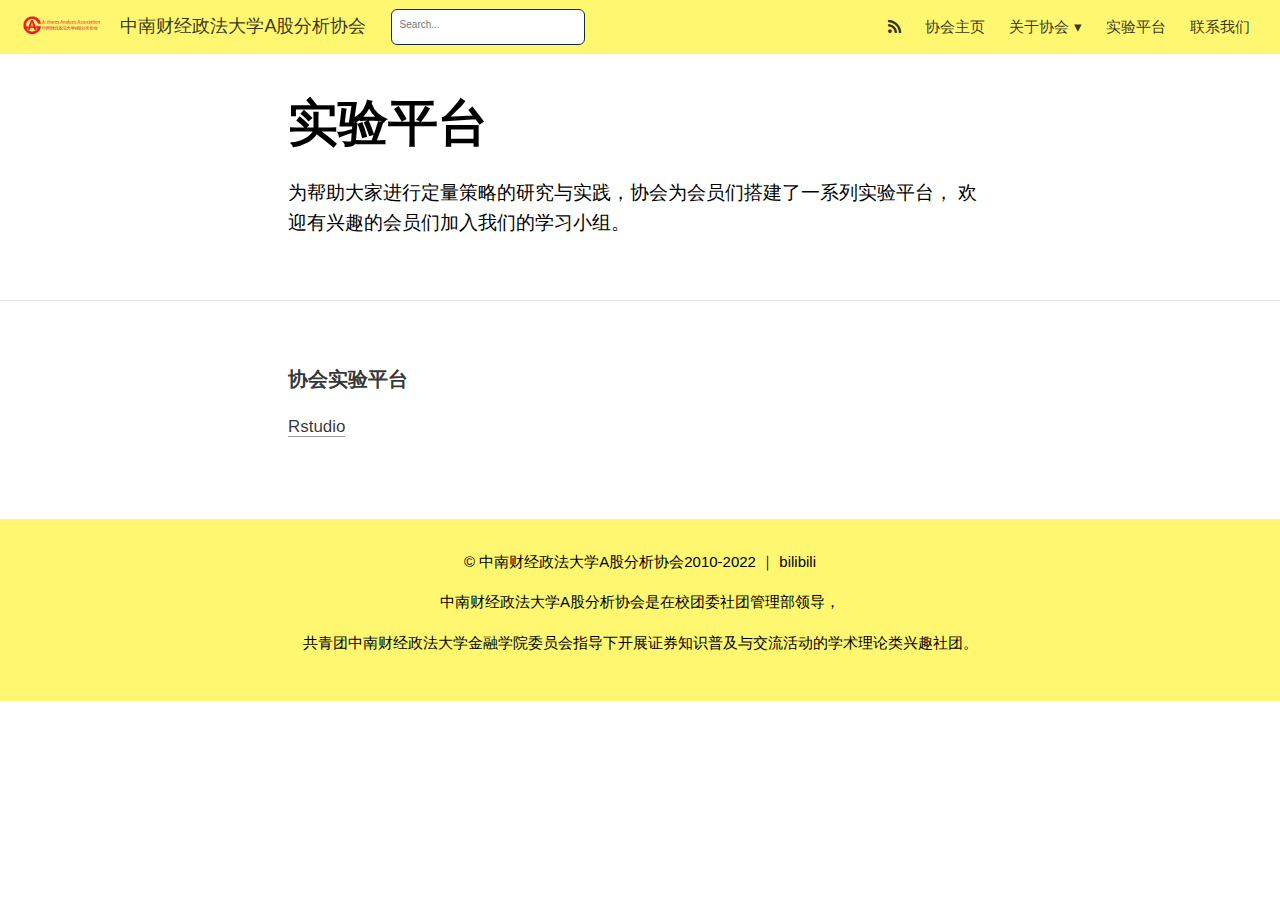
<file: docs/research-platform.html>
<!DOCTYPE html>

<html xmlns="http://www.w3.org/1999/xhtml" lang="" xml:lang="">

<head>
  <meta charset="utf-8"/>
  <meta name="viewport" content="width=device-width, initial-scale=1"/>
  <meta http-equiv="X-UA-Compatible" content="IE=Edge,chrome=1"/>
  <meta name="generator" content="distill" />

  <style type="text/css">
  /* Hide doc at startup (prevent jankiness while JS renders/transforms) */
  body {
    visibility: hidden;
  }
  </style>

 <!--radix_placeholder_import_source-->
 <!--/radix_placeholder_import_source-->

<style type="text/css">code{white-space: pre;}</style>
<style type="text/css" data-origin="pandoc">
pre > code.sourceCode { white-space: pre; position: relative; }
pre > code.sourceCode > span { display: inline-block; line-height: 1.25; }
pre > code.sourceCode > span:empty { height: 1.2em; }
.sourceCode { overflow: visible; }
code.sourceCode > span { color: inherit; text-decoration: inherit; }
div.sourceCode { margin: 1em 0; }
pre.sourceCode { margin: 0; }
@media screen {
div.sourceCode { overflow: auto; }
}
@media print {
pre > code.sourceCode { white-space: pre-wrap; }
pre > code.sourceCode > span { text-indent: -5em; padding-left: 5em; }
}
pre.numberSource code
  { counter-reset: source-line 0; }
pre.numberSource code > span
  { position: relative; left: -4em; counter-increment: source-line; }
pre.numberSource code > span > a:first-child::before
  { content: counter(source-line);
    position: relative; left: -1em; text-align: right; vertical-align: baseline;
    border: none; display: inline-block;
    -webkit-touch-callout: none; -webkit-user-select: none;
    -khtml-user-select: none; -moz-user-select: none;
    -ms-user-select: none; user-select: none;
    padding: 0 4px; width: 4em;
    color: #aaaaaa;
  }
pre.numberSource { margin-left: 3em; border-left: 1px solid #aaaaaa;  padding-left: 4px; }
div.sourceCode
  {   }
@media screen {
pre > code.sourceCode > span > a:first-child::before { text-decoration: underline; }
}
code span.al { color: #ad0000; } /* Alert */
code span.an { color: #5e5e5e; } /* Annotation */
code span.at { color: #20794d; } /* Attribute */
code span.bn { color: #ad0000; } /* BaseN */
code span.bu { } /* BuiltIn */
code span.cf { color: #007ba5; } /* ControlFlow */
code span.ch { color: #20794d; } /* Char */
code span.cn { color: #8f5902; } /* Constant */
code span.co { color: #5e5e5e; } /* Comment */
code span.cv { color: #5e5e5e; font-style: italic; } /* CommentVar */
code span.do { color: #5e5e5e; font-style: italic; } /* Documentation */
code span.dt { color: #ad0000; } /* DataType */
code span.dv { color: #ad0000; } /* DecVal */
code span.er { color: #ad0000; } /* Error */
code span.ex { } /* Extension */
code span.fl { color: #ad0000; } /* Float */
code span.fu { color: #4758ab; } /* Function */
code span.im { } /* Import */
code span.in { color: #5e5e5e; } /* Information */
code span.kw { color: #007ba5; } /* Keyword */
code span.op { color: #5e5e5e; } /* Operator */
code span.ot { color: #007ba5; } /* Other */
code span.pp { color: #ad0000; } /* Preprocessor */
code span.sc { color: #20794d; } /* SpecialChar */
code span.ss { color: #20794d; } /* SpecialString */
code span.st { color: #20794d; } /* String */
code span.va { color: #111111; } /* Variable */
code span.vs { color: #20794d; } /* VerbatimString */
code span.wa { color: #5e5e5e; font-style: italic; } /* Warning */
</style>

  <!--radix_placeholder_meta_tags-->
  <title>中南财经政法大学A股分析协会: 实验平台</title>

  <meta property="description" itemprop="description" content="为帮助大家进行定量策略的研究与实践，协会为会员们搭建了一系列实验平台，&#10;欢迎有兴趣的会员们加入我们的学习小组。"/>



  <!--  https://developers.facebook.com/docs/sharing/webmasters#markup -->
  <meta property="og:title" content="中南财经政法大学A股分析协会: 实验平台"/>
  <meta property="og:type" content="article"/>
  <meta property="og:description" content="为帮助大家进行定量策略的研究与实践，协会为会员们搭建了一系列实验平台，&#10;欢迎有兴趣的会员们加入我们的学习小组。"/>
  <meta property="og:locale" content="en_US"/>
  <meta property="og:site_name" content="中南财经政法大学A股分析协会"/>

  <!--  https://dev.twitter.com/cards/types/summary -->
  <meta property="twitter:card" content="summary"/>
  <meta property="twitter:title" content="中南财经政法大学A股分析协会: 实验平台"/>
  <meta property="twitter:description" content="为帮助大家进行定量策略的研究与实践，协会为会员们搭建了一系列实验平台，&#10;欢迎有兴趣的会员们加入我们的学习小组。"/>

  <!--/radix_placeholder_meta_tags-->
  <!--radix_placeholder_rmarkdown_metadata-->

  <script type="text/json" id="radix-rmarkdown-metadata">
  {"type":"list","attributes":{"names":{"type":"character","attributes":{},"value":["title","description","output"]}},"value":[{"type":"character","attributes":{},"value":["实验平台"]},{"type":"character","attributes":{},"value":["为帮助大家进行定量策略的研究与实践，协会为会员们搭建了一系列实验平台，\n欢迎有兴趣的会员们加入我们的学习小组。\n"]},{"type":"character","attributes":{},"value":["distill::distill_article"]}]}
  </script>
  <!--/radix_placeholder_rmarkdown_metadata-->
  <!--radix_placeholder_navigation_in_header-->
  <meta name="distill:offset" content=""/>

  <script type="application/javascript">

    window.headroom_prevent_pin = false;

    window.document.addEventListener("DOMContentLoaded", function (event) {

      // initialize headroom for banner
      var header = $('header').get(0);
      var headerHeight = header.offsetHeight;
      var headroom = new Headroom(header, {
        tolerance: 5,
        onPin : function() {
          if (window.headroom_prevent_pin) {
            window.headroom_prevent_pin = false;
            headroom.unpin();
          }
        }
      });
      headroom.init();
      if(window.location.hash)
        headroom.unpin();
      $(header).addClass('headroom--transition');

      // offset scroll location for banner on hash change
      // (see: https://github.com/WickyNilliams/headroom.js/issues/38)
      window.addEventListener("hashchange", function(event) {
        window.scrollTo(0, window.pageYOffset - (headerHeight + 25));
      });

      // responsive menu
      $('.distill-site-header').each(function(i, val) {
        var topnav = $(this);
        var toggle = topnav.find('.nav-toggle');
        toggle.on('click', function() {
          topnav.toggleClass('responsive');
        });
      });

      // nav dropdowns
      $('.nav-dropbtn').click(function(e) {
        $(this).next('.nav-dropdown-content').toggleClass('nav-dropdown-active');
        $(this).parent().siblings('.nav-dropdown')
           .children('.nav-dropdown-content').removeClass('nav-dropdown-active');
      });
      $("body").click(function(e){
        $('.nav-dropdown-content').removeClass('nav-dropdown-active');
      });
      $(".nav-dropdown").click(function(e){
        e.stopPropagation();
      });
    });
  </script>

  <style type="text/css">

  /* Theme (user-documented overrideables for nav appearance) */

  .distill-site-nav {
    color: rgba(255, 255, 255, 0.8);
    background-color: #0F2E3D;
    font-size: 15px;
    font-weight: 300;
  }

  .distill-site-nav a {
    color: inherit;
    text-decoration: none;
  }

  .distill-site-nav a:hover {
    color: white;
  }

  @media print {
    .distill-site-nav {
      display: none;
    }
  }

  .distill-site-header {

  }

  .distill-site-footer {

  }


  /* Site Header */

  .distill-site-header {
    width: 100%;
    box-sizing: border-box;
    z-index: 3;
  }

  .distill-site-header .nav-left {
    display: inline-block;
    margin-left: 8px;
  }

  @media screen and (max-width: 768px) {
    .distill-site-header .nav-left {
      margin-left: 0;
    }
  }


  .distill-site-header .nav-right {
    float: right;
    margin-right: 8px;
  }

  .distill-site-header a,
  .distill-site-header .title {
    display: inline-block;
    text-align: center;
    padding: 14px 10px 14px 10px;
  }

  .distill-site-header .title {
    font-size: 18px;
    min-width: 150px;
  }

  .distill-site-header .logo {
    padding: 0;
  }

  .distill-site-header .logo img {
    display: none;
    max-height: 20px;
    width: auto;
    margin-bottom: -4px;
  }

  .distill-site-header .nav-image img {
    max-height: 18px;
    width: auto;
    display: inline-block;
    margin-bottom: -3px;
  }



  @media screen and (min-width: 1000px) {
    .distill-site-header .logo img {
      display: inline-block;
    }
    .distill-site-header .nav-left {
      margin-left: 20px;
    }
    .distill-site-header .nav-right {
      margin-right: 20px;
    }
    .distill-site-header .title {
      padding-left: 12px;
    }
  }


  .distill-site-header .nav-toggle {
    display: none;
  }

  .nav-dropdown {
    display: inline-block;
    position: relative;
  }

  .nav-dropdown .nav-dropbtn {
    border: none;
    outline: none;
    color: rgba(255, 255, 255, 0.8);
    padding: 16px 10px;
    background-color: transparent;
    font-family: inherit;
    font-size: inherit;
    font-weight: inherit;
    margin: 0;
    margin-top: 1px;
    z-index: 2;
  }

  .nav-dropdown-content {
    display: none;
    position: absolute;
    background-color: white;
    min-width: 200px;
    border: 1px solid rgba(0,0,0,0.15);
    border-radius: 4px;
    box-shadow: 0px 8px 16px 0px rgba(0,0,0,0.1);
    z-index: 1;
    margin-top: 2px;
    white-space: nowrap;
    padding-top: 4px;
    padding-bottom: 4px;
  }

  .nav-dropdown-content hr {
    margin-top: 4px;
    margin-bottom: 4px;
    border: none;
    border-bottom: 1px solid rgba(0, 0, 0, 0.1);
  }

  .nav-dropdown-active {
    display: block;
  }

  .nav-dropdown-content a, .nav-dropdown-content .nav-dropdown-header {
    color: black;
    padding: 6px 24px;
    text-decoration: none;
    display: block;
    text-align: left;
  }

  .nav-dropdown-content .nav-dropdown-header {
    display: block;
    padding: 5px 24px;
    padding-bottom: 0;
    text-transform: uppercase;
    font-size: 14px;
    color: #999999;
    white-space: nowrap;
  }

  .nav-dropdown:hover .nav-dropbtn {
    color: white;
  }

  .nav-dropdown-content a:hover {
    background-color: #ddd;
    color: black;
  }

  .nav-right .nav-dropdown-content {
    margin-left: -45%;
    right: 0;
  }

  @media screen and (max-width: 768px) {
    .distill-site-header a, .distill-site-header .nav-dropdown  {display: none;}
    .distill-site-header a.nav-toggle {
      float: right;
      display: block;
    }
    .distill-site-header .title {
      margin-left: 0;
    }
    .distill-site-header .nav-right {
      margin-right: 0;
    }
    .distill-site-header {
      overflow: hidden;
    }
    .nav-right .nav-dropdown-content {
      margin-left: 0;
    }
  }


  @media screen and (max-width: 768px) {
    .distill-site-header.responsive {position: relative; min-height: 500px; }
    .distill-site-header.responsive a.nav-toggle {
      position: absolute;
      right: 0;
      top: 0;
    }
    .distill-site-header.responsive a,
    .distill-site-header.responsive .nav-dropdown {
      display: block;
      text-align: left;
    }
    .distill-site-header.responsive .nav-left,
    .distill-site-header.responsive .nav-right {
      width: 100%;
    }
    .distill-site-header.responsive .nav-dropdown {float: none;}
    .distill-site-header.responsive .nav-dropdown-content {position: relative;}
    .distill-site-header.responsive .nav-dropdown .nav-dropbtn {
      display: block;
      width: 100%;
      text-align: left;
    }
  }

  /* Site Footer */

  .distill-site-footer {
    width: 100%;
    overflow: hidden;
    box-sizing: border-box;
    z-index: 3;
    margin-top: 30px;
    padding-top: 30px;
    padding-bottom: 30px;
    text-align: center;
  }

  /* Headroom */

  d-title {
    padding-top: 6rem;
  }

  @media print {
    d-title {
      padding-top: 4rem;
    }
  }

  .headroom {
    z-index: 1000;
    position: fixed;
    top: 0;
    left: 0;
    right: 0;
  }

  .headroom--transition {
    transition: all .4s ease-in-out;
  }

  .headroom--unpinned {
    top: -100px;
  }

  .headroom--pinned {
    top: 0;
  }

  /* adjust viewport for navbar height */
  /* helps vertically center bootstrap (non-distill) content */
  .min-vh-100 {
    min-height: calc(100vh - 100px) !important;
  }

  </style>

  <script src="site_libs/jquery-3.6.0/jquery-3.6.0.min.js"></script>
  <link href="site_libs/font-awesome-5.1.0/css/all.css" rel="stylesheet"/>
  <link href="site_libs/font-awesome-5.1.0/css/v4-shims.css" rel="stylesheet"/>
  <script src="site_libs/headroom-0.9.4/headroom.min.js"></script>
  <script src="site_libs/autocomplete-0.37.1/autocomplete.min.js"></script>
  <script src="site_libs/fuse-6.4.1/fuse.min.js"></script>

  <script type="application/javascript">

  function getMeta(metaName) {
    var metas = document.getElementsByTagName('meta');
    for (let i = 0; i < metas.length; i++) {
      if (metas[i].getAttribute('name') === metaName) {
        return metas[i].getAttribute('content');
      }
    }
    return '';
  }

  function offsetURL(url) {
    var offset = getMeta('distill:offset');
    return offset ? offset + '/' + url : url;
  }

  function createFuseIndex() {

    // create fuse index
    var options = {
      keys: [
        { name: 'title', weight: 20 },
        { name: 'categories', weight: 15 },
        { name: 'description', weight: 10 },
        { name: 'contents', weight: 5 },
      ],
      ignoreLocation: true,
      threshold: 0
    };
    var fuse = new window.Fuse([], options);

    // fetch the main search.json
    return fetch(offsetURL('search.json'))
      .then(function(response) {
        if (response.status == 200) {
          return response.json().then(function(json) {
            // index main articles
            json.articles.forEach(function(article) {
              fuse.add(article);
            });
            // download collections and index their articles
            return Promise.all(json.collections.map(function(collection) {
              return fetch(offsetURL(collection)).then(function(response) {
                if (response.status === 200) {
                  return response.json().then(function(articles) {
                    articles.forEach(function(article) {
                      fuse.add(article);
                    });
                  })
                } else {
                  return Promise.reject(
                    new Error('Unexpected status from search index request: ' +
                              response.status)
                  );
                }
              });
            })).then(function() {
              return fuse;
            });
          });

        } else {
          return Promise.reject(
            new Error('Unexpected status from search index request: ' +
                        response.status)
          );
        }
      });
  }

  window.document.addEventListener("DOMContentLoaded", function (event) {

    // get search element (bail if we don't have one)
    var searchEl = window.document.getElementById('distill-search');
    if (!searchEl)
      return;

    createFuseIndex()
      .then(function(fuse) {

        // make search box visible
        searchEl.classList.remove('hidden');

        // initialize autocomplete
        var options = {
          autoselect: true,
          hint: false,
          minLength: 2,
        };
        window.autocomplete(searchEl, options, [{
          source: function(query, callback) {
            const searchOptions = {
              isCaseSensitive: false,
              shouldSort: true,
              minMatchCharLength: 2,
              limit: 10,
            };
            var results = fuse.search(query, searchOptions);
            callback(results
              .map(function(result) { return result.item; })
            );
          },
          templates: {
            suggestion: function(suggestion) {
              var img = suggestion.preview && Object.keys(suggestion.preview).length > 0
                ? `<img src="${offsetURL(suggestion.preview)}"</img>`
                : '';
              var html = `
                <div class="search-item">
                  <h3>${suggestion.title}</h3>
                  <div class="search-item-description">
                    ${suggestion.description || ''}
                  </div>
                  <div class="search-item-preview">
                    ${img}
                  </div>
                </div>
              `;
              return html;
            }
          }
        }]).on('autocomplete:selected', function(event, suggestion) {
          window.location.href = offsetURL(suggestion.path);
        });
        // remove inline display style on autocompleter (we want to
        // manage responsive display via css)
        $('.algolia-autocomplete').css("display", "");
      })
      .catch(function(error) {
        console.log(error);
      });

  });

  </script>

  <style type="text/css">

  .nav-search {
    font-size: x-small;
  }

  /* Algolioa Autocomplete */

  .algolia-autocomplete {
    display: inline-block;
    margin-left: 10px;
    vertical-align: sub;
    background-color: white;
    color: black;
    padding: 6px;
    padding-top: 8px;
    padding-bottom: 0;
    border-radius: 6px;
    border: 1px #0F2E3D solid;
    width: 180px;
  }


  @media screen and (max-width: 768px) {
    .distill-site-nav .algolia-autocomplete {
      display: none;
      visibility: hidden;
    }
    .distill-site-nav.responsive .algolia-autocomplete {
      display: inline-block;
      visibility: visible;
    }
    .distill-site-nav.responsive .algolia-autocomplete .aa-dropdown-menu {
      margin-left: 0;
      width: 400px;
      max-height: 400px;
    }
  }

  .algolia-autocomplete .aa-input, .algolia-autocomplete .aa-hint {
    width: 90%;
    outline: none;
    border: none;
  }

  .algolia-autocomplete .aa-hint {
    color: #999;
  }
  .algolia-autocomplete .aa-dropdown-menu {
    width: 550px;
    max-height: 70vh;
    overflow-x: visible;
    overflow-y: scroll;
    padding: 5px;
    margin-top: 3px;
    margin-left: -150px;
    background-color: #fff;
    border-radius: 5px;
    border: 1px solid #999;
    border-top: none;
  }

  .algolia-autocomplete .aa-dropdown-menu .aa-suggestion {
    cursor: pointer;
    padding: 5px 4px;
    border-bottom: 1px solid #eee;
  }

  .algolia-autocomplete .aa-dropdown-menu .aa-suggestion:last-of-type {
    border-bottom: none;
    margin-bottom: 2px;
  }

  .algolia-autocomplete .aa-dropdown-menu .aa-suggestion .search-item {
    overflow: hidden;
    font-size: 0.8em;
    line-height: 1.4em;
  }

  .algolia-autocomplete .aa-dropdown-menu .aa-suggestion .search-item h3 {
    font-size: 1rem;
    margin-block-start: 0;
    margin-block-end: 5px;
  }

  .algolia-autocomplete .aa-dropdown-menu .aa-suggestion .search-item-description {
    display: inline-block;
    overflow: hidden;
    height: 2.8em;
    width: 80%;
    margin-right: 4%;
  }

  .algolia-autocomplete .aa-dropdown-menu .aa-suggestion .search-item-preview {
    display: inline-block;
    width: 15%;
  }

  .algolia-autocomplete .aa-dropdown-menu .aa-suggestion .search-item-preview img {
    height: 3em;
    width: auto;
    display: none;
  }

  .algolia-autocomplete .aa-dropdown-menu .aa-suggestion .search-item-preview img[src] {
    display: initial;
  }

  .algolia-autocomplete .aa-dropdown-menu .aa-suggestion.aa-cursor {
    background-color: #eee;
  }
  .algolia-autocomplete .aa-dropdown-menu .aa-suggestion em {
    font-weight: bold;
    font-style: normal;
  }

  </style>


  <!--/radix_placeholder_navigation_in_header-->
  <!--radix_placeholder_distill-->

  <style type="text/css">

  body {
    background-color: white;
  }

  .pandoc-table {
    width: 100%;
  }

  .pandoc-table>caption {
    margin-bottom: 10px;
  }

  .pandoc-table th:not([align]) {
    text-align: left;
  }

  .pagedtable-footer {
    font-size: 15px;
  }

  d-byline .byline {
    grid-template-columns: 2fr 2fr;
  }

  d-byline .byline h3 {
    margin-block-start: 1.5em;
  }

  d-byline .byline .authors-affiliations h3 {
    margin-block-start: 0.5em;
  }

  .authors-affiliations .orcid-id {
    width: 16px;
    height:16px;
    margin-left: 4px;
    margin-right: 4px;
    vertical-align: middle;
    padding-bottom: 2px;
  }

  d-title .dt-tags {
    margin-top: 1em;
    grid-column: text;
  }

  .dt-tags .dt-tag {
    text-decoration: none;
    display: inline-block;
    color: rgba(0,0,0,0.6);
    padding: 0em 0.4em;
    margin-right: 0.5em;
    margin-bottom: 0.4em;
    font-size: 70%;
    border: 1px solid rgba(0,0,0,0.2);
    border-radius: 3px;
    text-transform: uppercase;
    font-weight: 500;
  }

  d-article table.gt_table td,
  d-article table.gt_table th {
    border-bottom: none;
  }

  .html-widget {
    margin-bottom: 2.0em;
  }

  .l-screen-inset {
    padding-right: 16px;
  }

  .l-screen .caption {
    margin-left: 10px;
  }

  .shaded {
    background: rgb(247, 247, 247);
    padding-top: 20px;
    padding-bottom: 20px;
    border-top: 1px solid rgba(0, 0, 0, 0.1);
    border-bottom: 1px solid rgba(0, 0, 0, 0.1);
  }

  .shaded .html-widget {
    margin-bottom: 0;
    border: 1px solid rgba(0, 0, 0, 0.1);
  }

  .shaded .shaded-content {
    background: white;
  }

  .text-output {
    margin-top: 0;
    line-height: 1.5em;
  }

  .hidden {
    display: none !important;
  }

  d-article {
    padding-top: 2.5rem;
    padding-bottom: 30px;
  }

  d-appendix {
    padding-top: 30px;
  }

  d-article>p>img {
    width: 100%;
  }

  d-article h2 {
    margin: 1rem 0 1.5rem 0;
  }

  d-article h3 {
    margin-top: 1.5rem;
  }

  d-article iframe {
    border: 1px solid rgba(0, 0, 0, 0.1);
    margin-bottom: 2.0em;
    width: 100%;
  }

  /* Tweak code blocks */

  d-article div.sourceCode code,
  d-article pre code {
    font-family: Consolas, Monaco, 'Andale Mono', 'Ubuntu Mono', monospace;
  }

  d-article pre,
  d-article div.sourceCode,
  d-article div.sourceCode pre {
    overflow: auto;
  }

  d-article div.sourceCode {
    background-color: white;
  }

  d-article div.sourceCode pre {
    padding-left: 10px;
    font-size: 12px;
    border-left: 2px solid rgba(0,0,0,0.1);
  }

  d-article pre {
    font-size: 12px;
    color: black;
    background: none;
    margin-top: 0;
    text-align: left;
    white-space: pre;
    word-spacing: normal;
    word-break: normal;
    word-wrap: normal;
    line-height: 1.5;

    -moz-tab-size: 4;
    -o-tab-size: 4;
    tab-size: 4;

    -webkit-hyphens: none;
    -moz-hyphens: none;
    -ms-hyphens: none;
    hyphens: none;
  }

  d-article pre a {
    border-bottom: none;
  }

  d-article pre a:hover {
    border-bottom: none;
    text-decoration: underline;
  }

  d-article details {
    grid-column: text;
    margin-bottom: 0.8em;
  }

  @media(min-width: 768px) {

  d-article pre,
  d-article div.sourceCode,
  d-article div.sourceCode pre {
    overflow: visible !important;
  }

  d-article div.sourceCode pre {
    padding-left: 18px;
    font-size: 14px;
  }

  d-article pre {
    font-size: 14px;
  }

  }

  figure img.external {
    background: white;
    border: 1px solid rgba(0, 0, 0, 0.1);
    box-shadow: 0 1px 8px rgba(0, 0, 0, 0.1);
    padding: 18px;
    box-sizing: border-box;
  }

  /* CSS for d-contents */

  .d-contents {
    grid-column: text;
    color: rgba(0,0,0,0.8);
    font-size: 0.9em;
    padding-bottom: 1em;
    margin-bottom: 1em;
    padding-bottom: 0.5em;
    margin-bottom: 1em;
    padding-left: 0.25em;
    justify-self: start;
  }

  @media(min-width: 1000px) {
    .d-contents.d-contents-float {
      height: 0;
      grid-column-start: 1;
      grid-column-end: 4;
      justify-self: center;
      padding-right: 3em;
      padding-left: 2em;
    }
  }

  .d-contents nav h3 {
    font-size: 18px;
    margin-top: 0;
    margin-bottom: 1em;
  }

  .d-contents li {
    list-style-type: none
  }

  .d-contents nav > ul {
    padding-left: 0;
  }

  .d-contents ul {
    padding-left: 1em
  }

  .d-contents nav ul li {
    margin-top: 0.6em;
    margin-bottom: 0.2em;
  }

  .d-contents nav a {
    font-size: 13px;
    border-bottom: none;
    text-decoration: none
    color: rgba(0, 0, 0, 0.8);
  }

  .d-contents nav a:hover {
    text-decoration: underline solid rgba(0, 0, 0, 0.6)
  }

  .d-contents nav > ul > li > a {
    font-weight: 600;
  }

  .d-contents nav > ul > li > ul {
    font-weight: inherit;
  }

  .d-contents nav > ul > li > ul > li {
    margin-top: 0.2em;
  }


  .d-contents nav ul {
    margin-top: 0;
    margin-bottom: 0.25em;
  }

  .d-article-with-toc h2:nth-child(2) {
    margin-top: 0;
  }


  /* Figure */

  .figure {
    position: relative;
    margin-bottom: 2.5em;
    margin-top: 1.5em;
  }

  .figure img {
    width: 100%;
  }

  .figure .caption {
    color: rgba(0, 0, 0, 0.6);
    font-size: 12px;
    line-height: 1.5em;
  }

  .figure img.external {
    background: white;
    border: 1px solid rgba(0, 0, 0, 0.1);
    box-shadow: 0 1px 8px rgba(0, 0, 0, 0.1);
    padding: 18px;
    box-sizing: border-box;
  }

  .figure .caption a {
    color: rgba(0, 0, 0, 0.6);
  }

  .figure .caption b,
  .figure .caption strong, {
    font-weight: 600;
    color: rgba(0, 0, 0, 1.0);
  }

  /* Citations */

  d-article .citation {
    color: inherit;
    cursor: inherit;
  }

  div.hanging-indent{
    margin-left: 1em; text-indent: -1em;
  }

  /* Citation hover box */

  .tippy-box[data-theme~=light-border] {
    background-color: rgba(250, 250, 250, 0.95);
  }

  .tippy-content > p {
    margin-bottom: 0;
    padding: 2px;
  }


  /* Tweak 1000px media break to show more text */

  @media(min-width: 1000px) {
    .base-grid,
    distill-header,
    d-title,
    d-abstract,
    d-article,
    d-appendix,
    distill-appendix,
    d-byline,
    d-footnote-list,
    d-citation-list,
    distill-footer {
      grid-template-columns: [screen-start] 1fr [page-start kicker-start] 80px [middle-start] 50px [text-start kicker-end] 65px 65px 65px 65px 65px 65px 65px 65px [text-end gutter-start] 65px [middle-end] 65px [page-end gutter-end] 1fr [screen-end];
      grid-column-gap: 16px;
    }

    .grid {
      grid-column-gap: 16px;
    }

    d-article {
      font-size: 1.06rem;
      line-height: 1.7em;
    }
    figure .caption, .figure .caption, figure figcaption {
      font-size: 13px;
    }
  }

  @media(min-width: 1180px) {
    .base-grid,
    distill-header,
    d-title,
    d-abstract,
    d-article,
    d-appendix,
    distill-appendix,
    d-byline,
    d-footnote-list,
    d-citation-list,
    distill-footer {
      grid-template-columns: [screen-start] 1fr [page-start kicker-start] 60px [middle-start] 60px [text-start kicker-end] 60px 60px 60px 60px 60px 60px 60px 60px [text-end gutter-start] 60px [middle-end] 60px [page-end gutter-end] 1fr [screen-end];
      grid-column-gap: 32px;
    }

    .grid {
      grid-column-gap: 32px;
    }
  }


  /* Get the citation styles for the appendix (not auto-injected on render since
     we do our own rendering of the citation appendix) */

  d-appendix .citation-appendix,
  .d-appendix .citation-appendix {
    font-size: 11px;
    line-height: 15px;
    border-left: 1px solid rgba(0, 0, 0, 0.1);
    padding-left: 18px;
    border: 1px solid rgba(0,0,0,0.1);
    background: rgba(0, 0, 0, 0.02);
    padding: 10px 18px;
    border-radius: 3px;
    color: rgba(150, 150, 150, 1);
    overflow: hidden;
    margin-top: -12px;
    white-space: pre-wrap;
    word-wrap: break-word;
  }

  /* Include appendix styles here so they can be overridden */

  d-appendix {
    contain: layout style;
    font-size: 0.8em;
    line-height: 1.7em;
    margin-top: 60px;
    margin-bottom: 0;
    border-top: 1px solid rgba(0, 0, 0, 0.1);
    color: rgba(0,0,0,0.5);
    padding-top: 60px;
    padding-bottom: 48px;
  }

  d-appendix h3 {
    grid-column: page-start / text-start;
    font-size: 15px;
    font-weight: 500;
    margin-top: 1em;
    margin-bottom: 0;
    color: rgba(0,0,0,0.65);
  }

  d-appendix h3 + * {
    margin-top: 1em;
  }

  d-appendix ol {
    padding: 0 0 0 15px;
  }

  @media (min-width: 768px) {
    d-appendix ol {
      padding: 0 0 0 30px;
      margin-left: -30px;
    }
  }

  d-appendix li {
    margin-bottom: 1em;
  }

  d-appendix a {
    color: rgba(0, 0, 0, 0.6);
  }

  d-appendix > * {
    grid-column: text;
  }

  d-appendix > d-footnote-list,
  d-appendix > d-citation-list,
  d-appendix > distill-appendix {
    grid-column: screen;
  }

  /* Include footnote styles here so they can be overridden */

  d-footnote-list {
    contain: layout style;
  }

  d-footnote-list > * {
    grid-column: text;
  }

  d-footnote-list a.footnote-backlink {
    color: rgba(0,0,0,0.3);
    padding-left: 0.5em;
  }



  /* Anchor.js */

  .anchorjs-link {
    /*transition: all .25s linear; */
    text-decoration: none;
    border-bottom: none;
  }
  *:hover > .anchorjs-link {
    margin-left: -1.125em !important;
    text-decoration: none;
    border-bottom: none;
  }

  /* Social footer */

  .social_footer {
    margin-top: 30px;
    margin-bottom: 0;
    color: rgba(0,0,0,0.67);
  }

  .disqus-comments {
    margin-right: 30px;
  }

  .disqus-comment-count {
    border-bottom: 1px solid rgba(0, 0, 0, 0.4);
    cursor: pointer;
  }

  #disqus_thread {
    margin-top: 30px;
  }

  .article-sharing a {
    border-bottom: none;
    margin-right: 8px;
  }

  .article-sharing a:hover {
    border-bottom: none;
  }

  .sidebar-section.subscribe {
    font-size: 12px;
    line-height: 1.6em;
  }

  .subscribe p {
    margin-bottom: 0.5em;
  }


  .article-footer .subscribe {
    font-size: 15px;
    margin-top: 45px;
  }


  .sidebar-section.custom {
    font-size: 12px;
    line-height: 1.6em;
  }

  .custom p {
    margin-bottom: 0.5em;
  }

  /* Styles for listing layout (hide title) */
  .layout-listing d-title, .layout-listing .d-title {
    display: none;
  }

  /* Styles for posts lists (not auto-injected) */


  .posts-with-sidebar {
    padding-left: 45px;
    padding-right: 45px;
  }

  .posts-list .description h2,
  .posts-list .description p {
    font-family: -apple-system, BlinkMacSystemFont, "Segoe UI", Roboto, Oxygen, Ubuntu, Cantarell, "Fira Sans", "Droid Sans", "Helvetica Neue", Arial, sans-serif;
  }

  .posts-list .description h2 {
    font-weight: 700;
    border-bottom: none;
    padding-bottom: 0;
  }

  .posts-list h2.post-tag {
    border-bottom: 1px solid rgba(0, 0, 0, 0.2);
    padding-bottom: 12px;
  }
  .posts-list {
    margin-top: 60px;
    margin-bottom: 24px;
  }

  .posts-list .post-preview {
    text-decoration: none;
    overflow: hidden;
    display: block;
    border-bottom: 1px solid rgba(0, 0, 0, 0.1);
    padding: 24px 0;
  }

  .post-preview-last {
    border-bottom: none !important;
  }

  .posts-list .posts-list-caption {
    grid-column: screen;
    font-weight: 400;
  }

  .posts-list .post-preview h2 {
    margin: 0 0 6px 0;
    line-height: 1.2em;
    font-style: normal;
    font-size: 24px;
  }

  .posts-list .post-preview p {
    margin: 0 0 12px 0;
    line-height: 1.4em;
    font-size: 16px;
  }

  .posts-list .post-preview .thumbnail {
    box-sizing: border-box;
    margin-bottom: 24px;
    position: relative;
    max-width: 500px;
  }
  .posts-list .post-preview img {
    width: 100%;
    display: block;
  }

  .posts-list .metadata {
    font-size: 12px;
    line-height: 1.4em;
    margin-bottom: 18px;
  }

  .posts-list .metadata > * {
    display: inline-block;
  }

  .posts-list .metadata .publishedDate {
    margin-right: 2em;
  }

  .posts-list .metadata .dt-authors {
    display: block;
    margin-top: 0.3em;
    margin-right: 2em;
  }

  .posts-list .dt-tags {
    display: block;
    line-height: 1em;
  }

  .posts-list .dt-tags .dt-tag {
    display: inline-block;
    color: rgba(0,0,0,0.6);
    padding: 0.3em 0.4em;
    margin-right: 0.2em;
    margin-bottom: 0.4em;
    font-size: 60%;
    border: 1px solid rgba(0,0,0,0.2);
    border-radius: 3px;
    text-transform: uppercase;
    font-weight: 500;
  }

  .posts-list img {
    opacity: 1;
  }

  .posts-list img[data-src] {
    opacity: 0;
  }

  .posts-more {
    clear: both;
  }


  .posts-sidebar {
    font-size: 16px;
  }

  .posts-sidebar h3 {
    font-size: 16px;
    margin-top: 0;
    margin-bottom: 0.5em;
    font-weight: 400;
    text-transform: uppercase;
  }

  .sidebar-section {
    margin-bottom: 30px;
  }

  .categories ul {
    list-style-type: none;
    margin: 0;
    padding: 0;
  }

  .categories li {
    color: rgba(0, 0, 0, 0.8);
    margin-bottom: 0;
  }

  .categories li>a {
    border-bottom: none;
  }

  .categories li>a:hover {
    border-bottom: 1px solid rgba(0, 0, 0, 0.4);
  }

  .categories .active {
    font-weight: 600;
  }

  .categories .category-count {
    color: rgba(0, 0, 0, 0.4);
  }


  @media(min-width: 768px) {
    .posts-list .post-preview h2 {
      font-size: 26px;
    }
    .posts-list .post-preview .thumbnail {
      float: right;
      width: 30%;
      margin-bottom: 0;
    }
    .posts-list .post-preview .description {
      float: left;
      width: 45%;
    }
    .posts-list .post-preview .metadata {
      float: left;
      width: 20%;
      margin-top: 8px;
    }
    .posts-list .post-preview p {
      margin: 0 0 12px 0;
      line-height: 1.5em;
      font-size: 16px;
    }
    .posts-with-sidebar .posts-list {
      float: left;
      width: 75%;
    }
    .posts-with-sidebar .posts-sidebar {
      float: right;
      width: 20%;
      margin-top: 60px;
      padding-top: 24px;
      padding-bottom: 24px;
    }
  }


  /* Improve display for browsers without grid (IE/Edge <= 15) */

  .downlevel {
    line-height: 1.6em;
    font-family: -apple-system, BlinkMacSystemFont, "Segoe UI", Roboto, Oxygen, Ubuntu, Cantarell, "Fira Sans", "Droid Sans", "Helvetica Neue", Arial, sans-serif;
    margin: 0;
  }

  .downlevel .d-title {
    padding-top: 6rem;
    padding-bottom: 1.5rem;
  }

  .downlevel .d-title h1 {
    font-size: 50px;
    font-weight: 700;
    line-height: 1.1em;
    margin: 0 0 0.5rem;
  }

  .downlevel .d-title p {
    font-weight: 300;
    font-size: 1.2rem;
    line-height: 1.55em;
    margin-top: 0;
  }

  .downlevel .d-byline {
    padding-top: 0.8em;
    padding-bottom: 0.8em;
    font-size: 0.8rem;
    line-height: 1.8em;
  }

  .downlevel .section-separator {
    border: none;
    border-top: 1px solid rgba(0, 0, 0, 0.1);
  }

  .downlevel .d-article {
    font-size: 1.06rem;
    line-height: 1.7em;
    padding-top: 1rem;
    padding-bottom: 2rem;
  }


  .downlevel .d-appendix {
    padding-left: 0;
    padding-right: 0;
    max-width: none;
    font-size: 0.8em;
    line-height: 1.7em;
    margin-bottom: 0;
    color: rgba(0,0,0,0.5);
    padding-top: 40px;
    padding-bottom: 48px;
  }

  .downlevel .footnotes ol {
    padding-left: 13px;
  }

  .downlevel .base-grid,
  .downlevel .distill-header,
  .downlevel .d-title,
  .downlevel .d-abstract,
  .downlevel .d-article,
  .downlevel .d-appendix,
  .downlevel .distill-appendix,
  .downlevel .d-byline,
  .downlevel .d-footnote-list,
  .downlevel .d-citation-list,
  .downlevel .distill-footer,
  .downlevel .appendix-bottom,
  .downlevel .posts-container {
    padding-left: 40px;
    padding-right: 40px;
  }

  @media(min-width: 768px) {
    .downlevel .base-grid,
    .downlevel .distill-header,
    .downlevel .d-title,
    .downlevel .d-abstract,
    .downlevel .d-article,
    .downlevel .d-appendix,
    .downlevel .distill-appendix,
    .downlevel .d-byline,
    .downlevel .d-footnote-list,
    .downlevel .d-citation-list,
    .downlevel .distill-footer,
    .downlevel .appendix-bottom,
    .downlevel .posts-container {
    padding-left: 150px;
    padding-right: 150px;
    max-width: 900px;
  }
  }

  .downlevel pre code {
    display: block;
    border-left: 2px solid rgba(0, 0, 0, .1);
    padding: 0 0 0 20px;
    font-size: 14px;
  }

  .downlevel code, .downlevel pre {
    color: black;
    background: none;
    font-family: Consolas, Monaco, 'Andale Mono', 'Ubuntu Mono', monospace;
    text-align: left;
    white-space: pre;
    word-spacing: normal;
    word-break: normal;
    word-wrap: normal;
    line-height: 1.5;

    -moz-tab-size: 4;
    -o-tab-size: 4;
    tab-size: 4;

    -webkit-hyphens: none;
    -moz-hyphens: none;
    -ms-hyphens: none;
    hyphens: none;
  }

  .downlevel .posts-list .post-preview {
    color: inherit;
  }



  </style>

  <script type="application/javascript">

  function is_downlevel_browser() {
    if (bowser.isUnsupportedBrowser({ msie: "12", msedge: "16"},
                                   window.navigator.userAgent)) {
      return true;
    } else {
      return window.load_distill_framework === undefined;
    }
  }

  // show body when load is complete
  function on_load_complete() {

    // add anchors
    if (window.anchors) {
      window.anchors.options.placement = 'left';
      window.anchors.add('d-article > h2, d-article > h3, d-article > h4, d-article > h5');
    }


    // set body to visible
    document.body.style.visibility = 'visible';

    // force redraw for leaflet widgets
    if (window.HTMLWidgets) {
      var maps = window.HTMLWidgets.findAll(".leaflet");
      $.each(maps, function(i, el) {
        var map = this.getMap();
        map.invalidateSize();
        map.eachLayer(function(layer) {
          if (layer instanceof L.TileLayer)
            layer.redraw();
        });
      });
    }

    // trigger 'shown' so htmlwidgets resize
    $('d-article').trigger('shown');
  }

  function init_distill() {

    init_common();

    // create front matter
    var front_matter = $('<d-front-matter></d-front-matter>');
    $('#distill-front-matter').wrap(front_matter);

    // create d-title
    $('.d-title').changeElementType('d-title');

    // create d-byline
    var byline = $('<d-byline></d-byline>');
    $('.d-byline').replaceWith(byline);

    // create d-article
    var article = $('<d-article></d-article>');
    $('.d-article').wrap(article).children().unwrap();

    // move posts container into article
    $('.posts-container').appendTo($('d-article'));

    // create d-appendix
    $('.d-appendix').changeElementType('d-appendix');

    // flag indicating that we have appendix items
    var appendix = $('.appendix-bottom').children('h3').length > 0;

    // replace footnotes with <d-footnote>
    $('.footnote-ref').each(function(i, val) {
      appendix = true;
      var href = $(this).attr('href');
      var id = href.replace('#', '');
      var fn = $('#' + id);
      var fn_p = $('#' + id + '>p');
      fn_p.find('.footnote-back').remove();
      var text = fn_p.html();
      var dtfn = $('<d-footnote></d-footnote>');
      dtfn.html(text);
      $(this).replaceWith(dtfn);
    });
    // remove footnotes
    $('.footnotes').remove();

    // move refs into #references-listing
    $('#references-listing').replaceWith($('#refs'));

    $('h1.appendix, h2.appendix').each(function(i, val) {
      $(this).changeElementType('h3');
    });
    $('h3.appendix').each(function(i, val) {
      var id = $(this).attr('id');
      $('.d-contents a[href="#' + id + '"]').parent().remove();
      appendix = true;
      $(this).nextUntil($('h1, h2, h3')).addBack().appendTo($('d-appendix'));
    });

    // show d-appendix if we have appendix content
    $("d-appendix").css('display', appendix ? 'grid' : 'none');

    // localize layout chunks to just output
    $('.layout-chunk').each(function(i, val) {

      // capture layout
      var layout = $(this).attr('data-layout');

      // apply layout to markdown level block elements
      var elements = $(this).children().not('details, div.sourceCode, pre, script');
      elements.each(function(i, el) {
        var layout_div = $('<div class="' + layout + '"></div>');
        if (layout_div.hasClass('shaded')) {
          var shaded_content = $('<div class="shaded-content"></div>');
          $(this).wrap(shaded_content);
          $(this).parent().wrap(layout_div);
        } else {
          $(this).wrap(layout_div);
        }
      });


      // unwrap the layout-chunk div
      $(this).children().unwrap();
    });

    // remove code block used to force  highlighting css
    $('.distill-force-highlighting-css').parent().remove();

    // remove empty line numbers inserted by pandoc when using a
    // custom syntax highlighting theme
    $('code.sourceCode a:empty').remove();

    // load distill framework
    load_distill_framework();

    // wait for window.distillRunlevel == 4 to do post processing
    function distill_post_process() {

      if (!window.distillRunlevel || window.distillRunlevel < 4)
        return;

      // hide author/affiliations entirely if we have no authors
      var front_matter = JSON.parse($("#distill-front-matter").html());
      var have_authors = front_matter.authors && front_matter.authors.length > 0;
      if (!have_authors)
        $('d-byline').addClass('hidden');

      // article with toc class
      $('.d-contents').parent().addClass('d-article-with-toc');

      // strip links that point to #
      $('.authors-affiliations').find('a[href="#"]').removeAttr('href');

      // add orcid ids
      $('.authors-affiliations').find('.author').each(function(i, el) {
        var orcid_id = front_matter.authors[i].orcidID;
        if (orcid_id) {
          var a = $('<a></a>');
          a.attr('href', 'https://orcid.org/' + orcid_id);
          var img = $('<img></img>');
          img.addClass('orcid-id');
          img.attr('alt', 'ORCID ID');
          img.attr('src','[data-uri]');
          a.append(img);
          $(this).append(a);
        }
      });

      // hide elements of author/affiliations grid that have no value
      function hide_byline_column(caption) {
        $('d-byline').find('h3:contains("' + caption + '")').parent().css('visibility', 'hidden');
      }

      // affiliations
      var have_affiliations = false;
      for (var i = 0; i<front_matter.authors.length; ++i) {
        var author = front_matter.authors[i];
        if (author.affiliation !== "&nbsp;") {
          have_affiliations = true;
          break;
        }
      }
      if (!have_affiliations)
        $('d-byline').find('h3:contains("Affiliations")').css('visibility', 'hidden');

      // published date
      if (!front_matter.publishedDate)
        hide_byline_column("Published");

      // document object identifier
      var doi = $('d-byline').find('h3:contains("DOI")');
      var doi_p = doi.next().empty();
      if (!front_matter.doi) {
        // if we have a citation and valid citationText then link to that
        if ($('#citation').length > 0 && front_matter.citationText) {
          doi.html('Citation');
          $('<a href="#citation"></a>')
            .text(front_matter.citationText)
            .appendTo(doi_p);
        } else {
          hide_byline_column("DOI");
        }
      } else {
        $('<a></a>')
           .attr('href', "https://doi.org/" + front_matter.doi)
           .html(front_matter.doi)
           .appendTo(doi_p);
      }

       // change plural form of authors/affiliations
      if (front_matter.authors.length === 1) {
        var grid = $('.authors-affiliations');
        grid.children('h3:contains("Authors")').text('Author');
        grid.children('h3:contains("Affiliations")').text('Affiliation');
      }

      // remove d-appendix and d-footnote-list local styles
      $('d-appendix > style:first-child').remove();
      $('d-footnote-list > style:first-child').remove();

      // move appendix-bottom entries to the bottom
      $('.appendix-bottom').appendTo('d-appendix').children().unwrap();
      $('.appendix-bottom').remove();

      // hoverable references
      $('span.citation[data-cites]').each(function() {
        var refHtml = $('#ref-' + $(this).attr('data-cites')).html();
        window.tippy(this, {
          allowHTML: true,
          content: refHtml,
          maxWidth: 500,
          interactive: true,
          interactiveBorder: 10,
          theme: 'light-border',
          placement: 'bottom-start'
        });
      });

      // clear polling timer
      clearInterval(tid);

      // show body now that everything is ready
      on_load_complete();
    }

    var tid = setInterval(distill_post_process, 50);
    distill_post_process();

  }

  function init_downlevel() {

    init_common();

     // insert hr after d-title
    $('.d-title').after($('<hr class="section-separator"/>'));

    // check if we have authors
    var front_matter = JSON.parse($("#distill-front-matter").html());
    var have_authors = front_matter.authors && front_matter.authors.length > 0;

    // manage byline/border
    if (!have_authors)
      $('.d-byline').remove();
    $('.d-byline').after($('<hr class="section-separator"/>'));
    $('.d-byline a').remove();

    // remove toc
    $('.d-contents').remove();

    // move appendix elements
    $('h1.appendix, h2.appendix').each(function(i, val) {
      $(this).changeElementType('h3');
    });
    $('h3.appendix').each(function(i, val) {
      $(this).nextUntil($('h1, h2, h3')).addBack().appendTo($('.d-appendix'));
    });


    // inject headers into references and footnotes
    var refs_header = $('<h3></h3>');
    refs_header.text('References');
    $('#refs').prepend(refs_header);

    var footnotes_header = $('<h3></h3');
    footnotes_header.text('Footnotes');
    $('.footnotes').children('hr').first().replaceWith(footnotes_header);

    // move appendix-bottom entries to the bottom
    $('.appendix-bottom').appendTo('.d-appendix').children().unwrap();
    $('.appendix-bottom').remove();

    // remove appendix if it's empty
    if ($('.d-appendix').children().length === 0)
      $('.d-appendix').remove();

    // prepend separator above appendix
    $('.d-appendix').before($('<hr class="section-separator" style="clear: both"/>'));

    // trim code
    $('pre>code').each(function(i, val) {
      $(this).html($.trim($(this).html()));
    });

    // move posts-container right before article
    $('.posts-container').insertBefore($('.d-article'));

    $('body').addClass('downlevel');

    on_load_complete();
  }


  function init_common() {

    // jquery plugin to change element types
    (function($) {
      $.fn.changeElementType = function(newType) {
        var attrs = {};

        $.each(this[0].attributes, function(idx, attr) {
          attrs[attr.nodeName] = attr.nodeValue;
        });

        this.replaceWith(function() {
          return $("<" + newType + "/>", attrs).append($(this).contents());
        });
      };
    })(jQuery);

    // prevent underline for linked images
    $('a > img').parent().css({'border-bottom' : 'none'});

    // mark non-body figures created by knitr chunks as 100% width
    $('.layout-chunk').each(function(i, val) {
      var figures = $(this).find('img, .html-widget');
      if ($(this).attr('data-layout') !== "l-body") {
        figures.css('width', '100%');
      } else {
        figures.css('max-width', '100%');
        figures.filter("[width]").each(function(i, val) {
          var fig = $(this);
          fig.css('width', fig.attr('width') + 'px');
        });

      }
    });

    // auto-append index.html to post-preview links in file: protocol
    // and in rstudio ide preview
    $('.post-preview').each(function(i, val) {
      if (window.location.protocol === "file:")
        $(this).attr('href', $(this).attr('href') + "index.html");
    });

    // get rid of index.html references in header
    if (window.location.protocol !== "file:") {
      $('.distill-site-header a[href]').each(function(i,val) {
        $(this).attr('href', $(this).attr('href').replace("index.html", "./"));
      });
    }

    // add class to pandoc style tables
    $('tr.header').parent('thead').parent('table').addClass('pandoc-table');
    $('.kable-table').children('table').addClass('pandoc-table');

    // add figcaption style to table captions
    $('caption').parent('table').addClass("figcaption");

    // initialize posts list
    if (window.init_posts_list)
      window.init_posts_list();

    // implmement disqus comment link
    $('.disqus-comment-count').click(function() {
      window.headroom_prevent_pin = true;
      $('#disqus_thread').toggleClass('hidden');
      if (!$('#disqus_thread').hasClass('hidden')) {
        var offset = $(this).offset();
        $(window).resize();
        $('html, body').animate({
          scrollTop: offset.top - 35
        });
      }
    });
  }

  document.addEventListener('DOMContentLoaded', function() {
    if (is_downlevel_browser())
      init_downlevel();
    else
      window.addEventListener('WebComponentsReady', init_distill);
  });

  </script>

  <style type="text/css">
  /* base variables */

  /* Edit the CSS properties in this file to create a custom
     Distill theme. Only edit values in the right column
     for each row; values shown are the CSS defaults.
     To return any property to the default,
     you may set its value to: unset
     All rows must end with a semi-colon.                      */

  /* Optional: embed custom fonts here with `@import`          */
  /* This must remain at the top of this file.                 */



  html {
    /*-- Main font sizes --*/
    --title-size:      50px;
    --body-size:       1.06rem;
    --code-size:       14px;
    --aside-size:      12px;
    --fig-cap-size:    13px;
    /*-- Main font colors --*/
    --title-color:     #000000;
    --header-color:    rgba(0, 0, 0, 0.8);
    --body-color:      rgba(0, 0, 0, 0.8);
    --aside-color:     rgba(0, 0, 0, 0.6);
    --fig-cap-color:   rgba(0, 0, 0, 0.6);
    /*-- Specify custom fonts ~~~ must be imported above   --*/
    --heading-font:    sans-serif;
    --mono-font:       monospace;
    --body-font:       sans-serif;
    --navbar-font:     sans-serif;  /* websites + blogs only */
  }

  /*-- ARTICLE METADATA --*/
  d-byline {
    --heading-size:    0.6rem;
    --heading-color:   rgba(0, 0, 0, 0.5);
    --body-size:       0.8rem;
    --body-color:      rgba(0, 0, 0, 0.8);
  }

  /*-- ARTICLE TABLE OF CONTENTS --*/
  .d-contents {
    --heading-size:    18px;
    --contents-size:   13px;
  }

  /*-- ARTICLE APPENDIX --*/
  d-appendix {
    --heading-size:    15px;
    --heading-color:   rgba(0, 0, 0, 0.65);
    --text-size:       0.8em;
    --text-color:      rgba(0, 0, 0, 0.5);
  }

  /*-- WEBSITE HEADER + FOOTER --*/
  /* These properties only apply to Distill sites and blogs  */

  .distill-site-header {
    --title-size:       18px;
    --text-color:       rgba(255, 255, 255, 0.8);
    --text-size:        15px;
    --hover-color:      white;
    --bkgd-color:       #0F2E3D;
  }

  .distill-site-footer {
    --text-color:       rgba(255, 255, 255, 0.8);
    --text-size:        15px;
    --hover-color:      white;
    --bkgd-color:       #0F2E3D;
  }

  /*-- Additional custom styles --*/
  /* Add any additional CSS rules below                      */
  </style>
  <style type="text/css">
  /* base variables */

  /* Edit the CSS properties in this file to create a custom
     Distill theme. Only edit values in the right column
     for each row; values shown are the CSS defaults.
     To return any property to the default,
     you may set its value to: unset
     All rows must end with a semi-colon.                      */

  /* Optional: embed custom fonts here with `@import`          */
  /* This must remain at the top of this file.                 */



  html {
    /*-- Main font sizes --*/
    --title-size:      50px;
    --body-size:       1.06rem;
    --code-size:       14px;
    --aside-size:      12px;
    --fig-cap-size:    13px;
    /*-- Main font colors --*/
    --title-color:     #000000;
    --header-color:    rgba(0, 0, 0, 0.8);
    --body-color:      rgba(0, 0, 0, 0.8);
    --aside-color:     rgba(0, 0, 0, 0.6);
    --fig-cap-color:   rgba(0, 0, 0, 0.6);
    /*-- Specify custom fonts ~~~ must be imported above   --*/
    --heading-font:    sans-serif;
    --mono-font:       monospace;
    --body-font:       sans-serif;
    --navbar-font:     sans-serif;  /* websites + blogs only */
  }

  /*-- ARTICLE METADATA --*/
  d-byline {
    --heading-size:    0.6rem;
    --heading-color:   rgba(0, 0, 0, 0.5);
    --body-size:       0.8rem;
    --body-color:      rgba(0, 0, 0, 0.8);
  }

  /*-- ARTICLE TABLE OF CONTENTS --*/
  .d-contents {
    --heading-size:    18px;
    --contents-size:   13px;
  }

  /*-- ARTICLE APPENDIX --*/
  d-appendix {
    --heading-size:    15px;
    --heading-color:   rgba(0, 0, 0, 0.65);
    --text-size:       0.8em;
    --text-color:      rgba(0, 0, 0, 0.5);
  }

  /*-- WEBSITE HEADER + FOOTER --*/
  /* These properties only apply to Distill sites and blogs  */

  .distill-site-header {
    --title-size:       18px;
    --text-color:       rgba(0, 0, 0, 0.8);
    --text-size:        15px;
    --hover-color:      grey;
    --bkgd-color:       #fff770;
  }

  .distill-site-footer {
    --text-color:       white(0, 0, 0, 0.8);
    --text-size:        15px;
    --hover-color:      grey;
    --bkgd-color:       #fff770;
  }

  /*-- Additional custom styles --*/
  /* Add any additional CSS rules below                      */
  </style>
  <style type="text/css">
  /* base style */

  /* FONT FAMILIES */

  :root {
    --heading-default: -apple-system, BlinkMacSystemFont, "Segoe UI", Roboto, Oxygen, Ubuntu, Cantarell, "Fira Sans", "Droid Sans", "Helvetica Neue", Arial, sans-serif;
    --mono-default: Consolas, Monaco, 'Andale Mono', 'Ubuntu Mono', monospace;
    --body-default: -apple-system, BlinkMacSystemFont, "Segoe UI", Roboto, Oxygen, Ubuntu, Cantarell, "Fira Sans", "Droid Sans", "Helvetica Neue", Arial, sans-serif;
  }

  body,
  .posts-list .post-preview p,
  .posts-list .description p {
    font-family: var(--body-font), var(--body-default);
  }

  h1, h2, h3, h4, h5, h6,
  .posts-list .post-preview h2,
  .posts-list .description h2 {
    font-family: var(--heading-font), var(--heading-default);
  }

  d-article div.sourceCode code,
  d-article pre code {
    font-family: var(--mono-font), var(--mono-default);
  }


  /*-- TITLE --*/
  d-title h1,
  .posts-list > h1 {
    color: var(--title-color, black);
  }

  d-title h1 {
    font-size: var(--title-size, 50px);
  }

  /*-- HEADERS --*/
  d-article h1,
  d-article h2,
  d-article h3,
  d-article h4,
  d-article h5,
  d-article h6 {
    color: var(--header-color, rgba(0, 0, 0, 0.8));
  }

  /*-- BODY --*/
  d-article > p,  /* only text inside of <p> tags */
  d-article > ul, /* lists */
  d-article > ol {
    color: var(--body-color, rgba(0, 0, 0, 0.8));
    font-size: var(--body-size, 1.06rem);
  }


  /*-- CODE --*/
  d-article div.sourceCode code,
  d-article pre code {
    font-size: var(--code-size, 14px);
  }

  /*-- ASIDE --*/
  d-article aside {
    font-size: var(--aside-size, 12px);
    color: var(--aside-color, rgba(0, 0, 0, 0.6));
  }

  /*-- FIGURE CAPTIONS --*/
  figure .caption,
  figure figcaption,
  .figure .caption {
    font-size: var(--fig-cap-size, 13px);
    color: var(--fig-cap-color, rgba(0, 0, 0, 0.6));
  }

  /*-- METADATA --*/
  d-byline h3 {
    font-size: var(--heading-size, 0.6rem);
    color: var(--heading-color, rgba(0, 0, 0, 0.5));
  }

  d-byline {
    font-size: var(--body-size, 0.8rem);
    color: var(--body-color, rgba(0, 0, 0, 0.8));
  }

  d-byline a,
  d-article d-byline a {
    color: var(--body-color, rgba(0, 0, 0, 0.8));
  }

  /*-- TABLE OF CONTENTS --*/
  .d-contents nav h3 {
    font-size: var(--heading-size, 18px);
  }

  .d-contents nav a {
    font-size: var(--contents-size, 13px);
  }

  /*-- APPENDIX --*/
  d-appendix h3 {
    font-size: var(--heading-size, 15px);
    color: var(--heading-color, rgba(0, 0, 0, 0.65));
  }

  d-appendix {
    font-size: var(--text-size, 0.8em);
    color: var(--text-color, rgba(0, 0, 0, 0.5));
  }

  d-appendix d-footnote-list a.footnote-backlink {
    color: var(--text-color, rgba(0, 0, 0, 0.5));
  }

  /*-- WEBSITE HEADER + FOOTER --*/
  .distill-site-header .title {
    font-size: var(--title-size, 18px);
    font-family: var(--navbar-font), var(--heading-default);
  }

  .distill-site-header a,
  .nav-dropdown .nav-dropbtn {
    font-family: var(--navbar-font), var(--heading-default);
  }

  .nav-dropdown .nav-dropbtn {
    color: var(--text-color, rgba(255, 255, 255, 0.8));
    font-size: var(--text-size, 15px);
  }

  .distill-site-header a:hover,
  .nav-dropdown:hover .nav-dropbtn {
    color: var(--hover-color, white);
  }

  .distill-site-header {
    font-size: var(--text-size, 15px);
    color: var(--text-color, rgba(255, 255, 255, 0.8));
    background-color: var(--bkgd-color, #0F2E3D);
  }

  .distill-site-footer {
    font-size: var(--text-size, 15px);
    color: var(--text-color, rgba(255, 255, 255, 0.8));
    background-color: var(--bkgd-color, #0F2E3D);
  }

  .distill-site-footer a:hover {
    color: var(--hover-color, white);
  }</style>
  <!--/radix_placeholder_distill-->
  <script src="site_libs/header-attrs-2.11/header-attrs.js"></script>
  <script src="site_libs/popper-2.6.0/popper.min.js"></script>
  <link href="site_libs/tippy-6.2.7/tippy.css" rel="stylesheet" />
  <link href="site_libs/tippy-6.2.7/tippy-light-border.css" rel="stylesheet" />
  <script src="site_libs/tippy-6.2.7/tippy.umd.min.js"></script>
  <script src="site_libs/anchor-4.2.2/anchor.min.js"></script>
  <script src="site_libs/bowser-1.9.3/bowser.min.js"></script>
  <script src="site_libs/webcomponents-2.0.0/webcomponents.js"></script>
  <script src="site_libs/distill-2.2.21/template.v2.js"></script>
  <!--radix_placeholder_site_in_header-->
  <script type="text/javascript" src="https://www.cookieconsent.com/releases/3.1.0/cookie-consent.js"></script>
  <script type="text/javascript">
  document.addEventListener('DOMContentLoaded', function () {
  cookieconsent.run({
  'notice_banner_type':'simple',
  'consent_type': 'express',
  'palette': 'light',
  'language': 'en',
  'website_name': 'zhangshangAxie',
  'cookies_policy_url': 'url',
  'change_preferences_selector':'#CookiePreferences'
  });});</script>
  <!--/radix_placeholder_site_in_header-->


</head>

<body>

<!--radix_placeholder_front_matter-->

<script id="distill-front-matter" type="text/json">
{"title":"实验平台","description":"为帮助大家进行定量策略的研究与实践，协会为会员们搭建了一系列实验平台，\n欢迎有兴趣的会员们加入我们的学习小组。","authors":[]}
</script>

<!--/radix_placeholder_front_matter-->
<!--radix_placeholder_navigation_before_body-->
<header class="header header--fixed" role="banner">
<nav class="distill-site-nav distill-site-header">
<div class="nav-left">
<a class="logo">
<img src="images/logo.png" alt="Logo"/>
</a>
<a href="index.html" class="title">中南财经政法大学A股分析协会</a>
<input id="distill-search" class="nav-search hidden" type="text" placeholder="Search..."/>
</div>
<div class="nav-right">
<a href="index.xml">
<i class="fa fa-rss" aria-hidden="true"></i>
</a>
<a href="index.html">协会主页</a>
<div class="nav-dropdown">
<button class="nav-dropbtn">
关于协会
 
<span class="down-arrow">&#x25BE;</span>
</button>
<div class="nav-dropdown-content">
<a href="introduction.html">协会简介</a>
</div>
</div>
<a href="research-platform.html">实验平台</a>
<a href="connect-us.html">联系我们</a>
<a href="javascript:void(0);" class="nav-toggle">&#9776;</a>
</div>
</nav>
</header>
<!--/radix_placeholder_navigation_before_body-->
<!--radix_placeholder_site_before_body-->
<!--/radix_placeholder_site_before_body-->

<div class="d-title">
<h1>实验平台</h1>
<!--radix_placeholder_categories-->
<!--/radix_placeholder_categories-->
<p><p>为帮助大家进行定量策略的研究与实践，协会为会员们搭建了一系列实验平台， 欢迎有兴趣的会员们加入我们的学习小组。</p></p>
</div>


<div class="d-article">
<h3 id="协会实验平台">协会实验平台</h3>
<p><a href="http://119.91.72.98:8787/">Rstudio</a></p>
<div class="sourceCode" id="cb1"><pre class="sourceCode r distill-force-highlighting-css"><code class="sourceCode r"></code></pre></div>
<!--radix_placeholder_article_footer-->
<!--/radix_placeholder_article_footer-->
</div>

<div class="d-appendix">
</div>


<!--radix_placeholder_site_after_body-->
<!--/radix_placeholder_site_after_body-->
<!--radix_placeholder_appendices-->
<div class="appendix-bottom"></div>
<!--/radix_placeholder_appendices-->
<!--radix_placeholder_navigation_after_body-->
<div class="distill-site-nav distill-site-footer">
<p>© 中南财经政法大学A股分析协会2010-2022 ｜ <a href="https://www.bilibili.com/video/BV15L411H7Qz?share_source=copy_web">bilibili</a></p>
<p>中南财经政法大学A股分析协会是在校团委社团管理部领导，</p>
<p>共青团中南财经政法大学金融学院委员会指导下开展证券知识普及与交流活动的学术理论类兴趣社团。</p>
</div>
<!--/radix_placeholder_navigation_after_body-->


</body>

</html>
</file>
<file: docs/site_libs/tippy-6.2.7/tippy.css>
.tippy-box[data-animation=fade][data-state=hidden]{opacity:0}[data-tippy-root]{max-width:calc(100vw - 10px)}.tippy-box{position:relative;background-color:#333;color:#fff;border-radius:4px;font-size:14px;line-height:1.4;outline:0;transition-property:transform,visibility,opacity}.tippy-box[data-placement^=top]>.tippy-arrow{bottom:0}.tippy-box[data-placement^=top]>.tippy-arrow:before{bottom:-7px;left:0;border-width:8px 8px 0;border-top-color:initial;transform-origin:center top}.tippy-box[data-placement^=bottom]>.tippy-arrow{top:0}.tippy-box[data-placement^=bottom]>.tippy-arrow:before{top:-7px;left:0;border-width:0 8px 8px;border-bottom-color:initial;transform-origin:center bottom}.tippy-box[data-placement^=left]>.tippy-arrow{right:0}.tippy-box[data-placement^=left]>.tippy-arrow:before{border-width:8px 0 8px 8px;border-left-color:initial;right:-7px;transform-origin:center left}.tippy-box[data-placement^=right]>.tippy-arrow{left:0}.tippy-box[data-placement^=right]>.tippy-arrow:before{left:-7px;border-width:8px 8px 8px 0;border-right-color:initial;transform-origin:center right}.tippy-box[data-inertia][data-state=visible]{transition-timing-function:cubic-bezier(.54,1.5,.38,1.11)}.tippy-arrow{width:16px;height:16px;color:#333}.tippy-arrow:before{content:"";position:absolute;border-color:transparent;border-style:solid}.tippy-content{position:relative;padding:5px 9px;z-index:1}
</file>
<file: docs/site_libs/tippy-6.2.7/tippy-light-border.css>
.tippy-box[data-theme~=light-border]{background-color:#fff;background-clip:padding-box;border:1px solid rgba(0,8,16,.15);color:#333;box-shadow:0 4px 14px -2px rgba(0,8,16,.08)}.tippy-box[data-theme~=light-border]>.tippy-backdrop{background-color:#fff}.tippy-box[data-theme~=light-border]>.tippy-arrow:after,.tippy-box[data-theme~=light-border]>.tippy-svg-arrow:after{content:"";position:absolute;z-index:-1}.tippy-box[data-theme~=light-border]>.tippy-arrow:after{border-color:transparent;border-style:solid}.tippy-box[data-theme~=light-border][data-placement^=top]>.tippy-arrow:before{border-top-color:#fff}.tippy-box[data-theme~=light-border][data-placement^=top]>.tippy-arrow:after{border-top-color:rgba(0,8,16,.2);border-width:7px 7px 0;top:17px;left:1px}.tippy-box[data-theme~=light-border][data-placement^=top]>.tippy-svg-arrow>svg{top:16px}.tippy-box[data-theme~=light-border][data-placement^=top]>.tippy-svg-arrow:after{top:17px}.tippy-box[data-theme~=light-border][data-placement^=bottom]>.tippy-arrow:before{border-bottom-color:#fff;bottom:16px}.tippy-box[data-theme~=light-border][data-placement^=bottom]>.tippy-arrow:after{border-bottom-color:rgba(0,8,16,.2);border-width:0 7px 7px;bottom:17px;left:1px}.tippy-box[data-theme~=light-border][data-placement^=bottom]>.tippy-svg-arrow>svg{bottom:16px}.tippy-box[data-theme~=light-border][data-placement^=bottom]>.tippy-svg-arrow:after{bottom:17px}.tippy-box[data-theme~=light-border][data-placement^=left]>.tippy-arrow:before{border-left-color:#fff}.tippy-box[data-theme~=light-border][data-placement^=left]>.tippy-arrow:after{border-left-color:rgba(0,8,16,.2);border-width:7px 0 7px 7px;left:17px;top:1px}.tippy-box[data-theme~=light-border][data-placement^=left]>.tippy-svg-arrow>svg{left:11px}.tippy-box[data-theme~=light-border][data-placement^=left]>.tippy-svg-arrow:after{left:12px}.tippy-box[data-theme~=light-border][data-placement^=right]>.tippy-arrow:before{border-right-color:#fff;right:16px}.tippy-box[data-theme~=light-border][data-placement^=right]>.tippy-arrow:after{border-width:7px 7px 7px 0;right:17px;top:1px;border-right-color:rgba(0,8,16,.2)}.tippy-box[data-theme~=light-border][data-placement^=right]>.tippy-svg-arrow>svg{right:11px}.tippy-box[data-theme~=light-border][data-placement^=right]>.tippy-svg-arrow:after{right:12px}.tippy-box[data-theme~=light-border]>.tippy-svg-arrow{fill:#fff}.tippy-box[data-theme~=light-border]>.tippy-svg-arrow:after{background-image:url([data-uri]);background-size:16px 6px;width:16px;height:6px}
</file>
<file: docs/site_libs/font-awesome-5.1.0/css/all.css>
/*!
 * Font Awesome Free 5.1.0 by @fontawesome - https://fontawesome.com
 * License - https://fontawesome.com/license (Icons: CC BY 4.0, Fonts: SIL OFL 1.1, Code: MIT License)
 */
.fa,.fab,.fal,.far,.fas{-moz-osx-font-smoothing:grayscale;-webkit-font-smoothing:antialiased;display:inline-block;font-style:normal;font-variant:normal;text-rendering:auto;line-height:1}.fa-lg{font-size:1.33333em;line-height:.75em;vertical-align:-.0667em}.fa-xs{font-size:.75em}.fa-sm{font-size:.875em}.fa-1x{font-size:1em}.fa-2x{font-size:2em}.fa-3x{font-size:3em}.fa-4x{font-size:4em}.fa-5x{font-size:5em}.fa-6x{font-size:6em}.fa-7x{font-size:7em}.fa-8x{font-size:8em}.fa-9x{font-size:9em}.fa-10x{font-size:10em}.fa-fw{text-align:center;width:1.25em}.fa-ul{list-style-type:none;margin-left:2.5em;padding-left:0}.fa-ul>li{position:relative}.fa-li{left:-2em;position:absolute;text-align:center;width:2em;line-height:inherit}.fa-border{border:.08em solid #eee;border-radius:.1em;padding:.2em .25em .15em}.fa-pull-left{float:left}.fa-pull-right{float:right}.fa.fa-pull-left,.fab.fa-pull-left,.fal.fa-pull-left,.far.fa-pull-left,.fas.fa-pull-left{margin-right:.3em}.fa.fa-pull-right,.fab.fa-pull-right,.fal.fa-pull-right,.far.fa-pull-right,.fas.fa-pull-right{margin-left:.3em}.fa-spin{animation:a 2s infinite linear}.fa-pulse{animation:a 1s infinite steps(8)}@keyframes a{0%{transform:rotate(0deg)}to{transform:rotate(1turn)}}.fa-rotate-90{-ms-filter:"progid:DXImageTransform.Microsoft.BasicImage(rotation=1)";transform:rotate(90deg)}.fa-rotate-180{-ms-filter:"progid:DXImageTransform.Microsoft.BasicImage(rotation=2)";transform:rotate(180deg)}.fa-rotate-270{-ms-filter:"progid:DXImageTransform.Microsoft.BasicImage(rotation=3)";transform:rotate(270deg)}.fa-flip-horizontal{-ms-filter:"progid:DXImageTransform.Microsoft.BasicImage(rotation=0, mirror=1)";transform:scaleX(-1)}.fa-flip-vertical{transform:scaleY(-1)}.fa-flip-horizontal.fa-flip-vertical,.fa-flip-vertical{-ms-filter:"progid:DXImageTransform.Microsoft.BasicImage(rotation=2, mirror=1)"}.fa-flip-horizontal.fa-flip-vertical{transform:scale(-1)}:root .fa-flip-horizontal,:root .fa-flip-vertical,:root .fa-rotate-90,:root .fa-rotate-180,:root .fa-rotate-270{-webkit-filter:none;filter:none}.fa-stack{display:inline-block;height:2em;line-height:2em;position:relative;vertical-align:middle;width:2em}.fa-stack-1x,.fa-stack-2x{left:0;position:absolute;text-align:center;width:100%}.fa-stack-1x{line-height:inherit}.fa-stack-2x{font-size:2em}.fa-inverse{color:#fff}.fa-500px:before{content:"\f26e"}.fa-accessible-icon:before{content:"\f368"}.fa-accusoft:before{content:"\f369"}.fa-address-book:before{content:"\f2b9"}.fa-address-card:before{content:"\f2bb"}.fa-adjust:before{content:"\f042"}.fa-adn:before{content:"\f170"}.fa-adversal:before{content:"\f36a"}.fa-affiliatetheme:before{content:"\f36b"}.fa-algolia:before{content:"\f36c"}.fa-align-center:before{content:"\f037"}.fa-align-justify:before{content:"\f039"}.fa-align-left:before{content:"\f036"}.fa-align-right:before{content:"\f038"}.fa-allergies:before{content:"\f461"}.fa-amazon:before{content:"\f270"}.fa-amazon-pay:before{content:"\f42c"}.fa-ambulance:before{content:"\f0f9"}.fa-american-sign-language-interpreting:before{content:"\f2a3"}.fa-amilia:before{content:"\f36d"}.fa-anchor:before{content:"\f13d"}.fa-android:before{content:"\f17b"}.fa-angellist:before{content:"\f209"}.fa-angle-double-down:before{content:"\f103"}.fa-angle-double-left:before{content:"\f100"}.fa-angle-double-right:before{content:"\f101"}.fa-angle-double-up:before{content:"\f102"}.fa-angle-down:before{content:"\f107"}.fa-angle-left:before{content:"\f104"}.fa-angle-right:before{content:"\f105"}.fa-angle-up:before{content:"\f106"}.fa-angry:before{content:"\f556"}.fa-angrycreative:before{content:"\f36e"}.fa-angular:before{content:"\f420"}.fa-app-store:before{content:"\f36f"}.fa-app-store-ios:before{content:"\f370"}.fa-apper:before{content:"\f371"}.fa-apple:before{content:"\f179"}.fa-apple-pay:before{content:"\f415"}.fa-archive:before{content:"\f187"}.fa-archway:before{content:"\f557"}.fa-arrow-alt-circle-down:before{content:"\f358"}.fa-arrow-alt-circle-left:before{content:"\f359"}.fa-arrow-alt-circle-right:before{content:"\f35a"}.fa-arrow-alt-circle-up:before{content:"\f35b"}.fa-arrow-circle-down:before{content:"\f0ab"}.fa-arrow-circle-left:before{content:"\f0a8"}.fa-arrow-circle-right:before{content:"\f0a9"}.fa-arrow-circle-up:before{content:"\f0aa"}.fa-arrow-down:before{content:"\f063"}.fa-arrow-left:before{content:"\f060"}.fa-arrow-right:before{content:"\f061"}.fa-arrow-up:before{content:"\f062"}.fa-arrows-alt:before{content:"\f0b2"}.fa-arrows-alt-h:before{content:"\f337"}.fa-arrows-alt-v:before{content:"\f338"}.fa-assistive-listening-systems:before{content:"\f2a2"}.fa-asterisk:before{content:"\f069"}.fa-asymmetrik:before{content:"\f372"}.fa-at:before{content:"\f1fa"}.fa-atlas:before{content:"\f558"}.fa-audible:before{content:"\f373"}.fa-audio-description:before{content:"\f29e"}.fa-autoprefixer:before{content:"\f41c"}.fa-avianex:before{content:"\f374"}.fa-aviato:before{content:"\f421"}.fa-award:before{content:"\f559"}.fa-aws:before{content:"\f375"}.fa-backspace:before{content:"\f55a"}.fa-backward:before{content:"\f04a"}.fa-balance-scale:before{content:"\f24e"}.fa-ban:before{content:"\f05e"}.fa-band-aid:before{content:"\f462"}.fa-bandcamp:before{content:"\f2d5"}.fa-barcode:before{content:"\f02a"}.fa-bars:before{content:"\f0c9"}.fa-baseball-ball:before{content:"\f433"}.fa-basketball-ball:before{content:"\f434"}.fa-bath:before{content:"\f2cd"}.fa-battery-empty:before{content:"\f244"}.fa-battery-full:before{content:"\f240"}.fa-battery-half:before{content:"\f242"}.fa-battery-quarter:before{content:"\f243"}.fa-battery-three-quarters:before{content:"\f241"}.fa-bed:before{content:"\f236"}.fa-beer:before{content:"\f0fc"}.fa-behance:before{content:"\f1b4"}.fa-behance-square:before{content:"\f1b5"}.fa-bell:before{content:"\f0f3"}.fa-bell-slash:before{content:"\f1f6"}.fa-bezier-curve:before{content:"\f55b"}.fa-bicycle:before{content:"\f206"}.fa-bimobject:before{content:"\f378"}.fa-binoculars:before{content:"\f1e5"}.fa-birthday-cake:before{content:"\f1fd"}.fa-bitbucket:before{content:"\f171"}.fa-bitcoin:before{content:"\f379"}.fa-bity:before{content:"\f37a"}.fa-black-tie:before{content:"\f27e"}.fa-blackberry:before{content:"\f37b"}.fa-blender:before{content:"\f517"}.fa-blind:before{content:"\f29d"}.fa-blogger:before{content:"\f37c"}.fa-blogger-b:before{content:"\f37d"}.fa-bluetooth:before{content:"\f293"}.fa-bluetooth-b:before{content:"\f294"}.fa-bold:before{content:"\f032"}.fa-bolt:before{content:"\f0e7"}.fa-bomb:before{content:"\f1e2"}.fa-bong:before{content:"\f55c"}.fa-book:before{content:"\f02d"}.fa-book-open:before{content:"\f518"}.fa-bookmark:before{content:"\f02e"}.fa-bowling-ball:before{content:"\f436"}.fa-box:before{content:"\f466"}.fa-box-open:before{content:"\f49e"}.fa-boxes:before{content:"\f468"}.fa-braille:before{content:"\f2a1"}.fa-briefcase:before{content:"\f0b1"}.fa-briefcase-medical:before{content:"\f469"}.fa-broadcast-tower:before{content:"\f519"}.fa-broom:before{content:"\f51a"}.fa-brush:before{content:"\f55d"}.fa-btc:before{content:"\f15a"}.fa-bug:before{content:"\f188"}.fa-building:before{content:"\f1ad"}.fa-bullhorn:before{content:"\f0a1"}.fa-bullseye:before{content:"\f140"}.fa-burn:before{content:"\f46a"}.fa-buromobelexperte:before{content:"\f37f"}.fa-bus:before{content:"\f207"}.fa-bus-alt:before{content:"\f55e"}.fa-buysellads:before{content:"\f20d"}.fa-calculator:before{content:"\f1ec"}.fa-calendar:before{content:"\f133"}.fa-calendar-alt:before{content:"\f073"}.fa-calendar-check:before{content:"\f274"}.fa-calendar-minus:before{content:"\f272"}.fa-calendar-plus:before{content:"\f271"}.fa-calendar-times:before{content:"\f273"}.fa-camera:before{content:"\f030"}.fa-camera-retro:before{content:"\f083"}.fa-cannabis:before{content:"\f55f"}.fa-capsules:before{content:"\f46b"}.fa-car:before{content:"\f1b9"}.fa-caret-down:before{content:"\f0d7"}.fa-caret-left:before{content:"\f0d9"}.fa-caret-right:before{content:"\f0da"}.fa-caret-square-down:before{content:"\f150"}.fa-caret-square-left:before{content:"\f191"}.fa-caret-square-right:before{content:"\f152"}.fa-caret-square-up:before{content:"\f151"}.fa-caret-up:before{content:"\f0d8"}.fa-cart-arrow-down:before{content:"\f218"}.fa-cart-plus:before{content:"\f217"}.fa-cc-amazon-pay:before{content:"\f42d"}.fa-cc-amex:before{content:"\f1f3"}.fa-cc-apple-pay:before{content:"\f416"}.fa-cc-diners-club:before{content:"\f24c"}.fa-cc-discover:before{content:"\f1f2"}.fa-cc-jcb:before{content:"\f24b"}.fa-cc-mastercard:before{content:"\f1f1"}.fa-cc-paypal:before{content:"\f1f4"}.fa-cc-stripe:before{content:"\f1f5"}.fa-cc-visa:before{content:"\f1f0"}.fa-centercode:before{content:"\f380"}.fa-certificate:before{content:"\f0a3"}.fa-chalkboard:before{content:"\f51b"}.fa-chalkboard-teacher:before{content:"\f51c"}.fa-chart-area:before{content:"\f1fe"}.fa-chart-bar:before{content:"\f080"}.fa-chart-line:before{content:"\f201"}.fa-chart-pie:before{content:"\f200"}.fa-check:before{content:"\f00c"}.fa-check-circle:before{content:"\f058"}.fa-check-double:before{content:"\f560"}.fa-check-square:before{content:"\f14a"}.fa-chess:before{content:"\f439"}.fa-chess-bishop:before{content:"\f43a"}.fa-chess-board:before{content:"\f43c"}.fa-chess-king:before{content:"\f43f"}.fa-chess-knight:before{content:"\f441"}.fa-chess-pawn:before{content:"\f443"}.fa-chess-queen:before{content:"\f445"}.fa-chess-rook:before{content:"\f447"}.fa-chevron-circle-down:before{content:"\f13a"}.fa-chevron-circle-left:before{content:"\f137"}.fa-chevron-circle-right:before{content:"\f138"}.fa-chevron-circle-up:before{content:"\f139"}.fa-chevron-down:before{content:"\f078"}.fa-chevron-left:before{content:"\f053"}.fa-chevron-right:before{content:"\f054"}.fa-chevron-up:before{content:"\f077"}.fa-child:before{content:"\f1ae"}.fa-chrome:before{content:"\f268"}.fa-church:before{content:"\f51d"}.fa-circle:before{content:"\f111"}.fa-circle-notch:before{content:"\f1ce"}.fa-clipboard:before{content:"\f328"}.fa-clipboard-check:before{content:"\f46c"}.fa-clipboard-list:before{content:"\f46d"}.fa-clock:before{content:"\f017"}.fa-clone:before{content:"\f24d"}.fa-closed-captioning:before{content:"\f20a"}.fa-cloud:before{content:"\f0c2"}.fa-cloud-download-alt:before{content:"\f381"}.fa-cloud-upload-alt:before{content:"\f382"}.fa-cloudscale:before{content:"\f383"}.fa-cloudsmith:before{content:"\f384"}.fa-cloudversify:before{content:"\f385"}.fa-cocktail:before{content:"\f561"}.fa-code:before{content:"\f121"}.fa-code-branch:before{content:"\f126"}.fa-codepen:before{content:"\f1cb"}.fa-codiepie:before{content:"\f284"}.fa-coffee:before{content:"\f0f4"}.fa-cog:before{content:"\f013"}.fa-cogs:before{content:"\f085"}.fa-coins:before{content:"\f51e"}.fa-columns:before{content:"\f0db"}.fa-comment:before{content:"\f075"}.fa-comment-alt:before{content:"\f27a"}.fa-comment-dots:before{content:"\f4ad"}.fa-comment-slash:before{content:"\f4b3"}.fa-comments:before{content:"\f086"}.fa-compact-disc:before{content:"\f51f"}.fa-compass:before{content:"\f14e"}.fa-compress:before{content:"\f066"}.fa-concierge-bell:before{content:"\f562"}.fa-connectdevelop:before{content:"\f20e"}.fa-contao:before{content:"\f26d"}.fa-cookie:before{content:"\f563"}.fa-cookie-bite:before{content:"\f564"}.fa-copy:before{content:"\f0c5"}.fa-copyright:before{content:"\f1f9"}.fa-couch:before{content:"\f4b8"}.fa-cpanel:before{content:"\f388"}.fa-creative-commons:before{content:"\f25e"}.fa-creative-commons-by:before{content:"\f4e7"}.fa-creative-commons-nc:before{content:"\f4e8"}.fa-creative-commons-nc-eu:before{content:"\f4e9"}.fa-creative-commons-nc-jp:before{content:"\f4ea"}.fa-creative-commons-nd:before{content:"\f4eb"}.fa-creative-commons-pd:before{content:"\f4ec"}.fa-creative-commons-pd-alt:before{content:"\f4ed"}.fa-creative-commons-remix:before{content:"\f4ee"}.fa-creative-commons-sa:before{content:"\f4ef"}.fa-creative-commons-sampling:before{content:"\f4f0"}.fa-creative-commons-sampling-plus:before{content:"\f4f1"}.fa-creative-commons-share:before{content:"\f4f2"}.fa-credit-card:before{content:"\f09d"}.fa-crop:before{content:"\f125"}.fa-crop-alt:before{content:"\f565"}.fa-crosshairs:before{content:"\f05b"}.fa-crow:before{content:"\f520"}.fa-crown:before{content:"\f521"}.fa-css3:before{content:"\f13c"}.fa-css3-alt:before{content:"\f38b"}.fa-cube:before{content:"\f1b2"}.fa-cubes:before{content:"\f1b3"}.fa-cut:before{content:"\f0c4"}.fa-cuttlefish:before{content:"\f38c"}.fa-d-and-d:before{content:"\f38d"}.fa-dashcube:before{content:"\f210"}.fa-database:before{content:"\f1c0"}.fa-deaf:before{content:"\f2a4"}.fa-delicious:before{content:"\f1a5"}.fa-deploydog:before{content:"\f38e"}.fa-deskpro:before{content:"\f38f"}.fa-desktop:before{content:"\f108"}.fa-deviantart:before{content:"\f1bd"}.fa-diagnoses:before{content:"\f470"}.fa-dice:before{content:"\f522"}.fa-dice-five:before{content:"\f523"}.fa-dice-four:before{content:"\f524"}.fa-dice-one:before{content:"\f525"}.fa-dice-six:before{content:"\f526"}.fa-dice-three:before{content:"\f527"}.fa-dice-two:before{content:"\f528"}.fa-digg:before{content:"\f1a6"}.fa-digital-ocean:before{content:"\f391"}.fa-digital-tachograph:before{content:"\f566"}.fa-discord:before{content:"\f392"}.fa-discourse:before{content:"\f393"}.fa-divide:before{content:"\f529"}.fa-dizzy:before{content:"\f567"}.fa-dna:before{content:"\f471"}.fa-dochub:before{content:"\f394"}.fa-docker:before{content:"\f395"}.fa-dollar-sign:before{content:"\f155"}.fa-dolly:before{content:"\f472"}.fa-dolly-flatbed:before{content:"\f474"}.fa-donate:before{content:"\f4b9"}.fa-door-closed:before{content:"\f52a"}.fa-door-open:before{content:"\f52b"}.fa-dot-circle:before{content:"\f192"}.fa-dove:before{content:"\f4ba"}.fa-download:before{content:"\f019"}.fa-draft2digital:before{content:"\f396"}.fa-drafting-compass:before{content:"\f568"}.fa-dribbble:before{content:"\f17d"}.fa-dribbble-square:before{content:"\f397"}.fa-dropbox:before{content:"\f16b"}.fa-drum:before{content:"\f569"}.fa-drum-steelpan:before{content:"\f56a"}.fa-drupal:before{content:"\f1a9"}.fa-dumbbell:before{content:"\f44b"}.fa-dyalog:before{content:"\f399"}.fa-earlybirds:before{content:"\f39a"}.fa-ebay:before{content:"\f4f4"}.fa-edge:before{content:"\f282"}.fa-edit:before{content:"\f044"}.fa-eject:before{content:"\f052"}.fa-elementor:before{content:"\f430"}.fa-ellipsis-h:before{content:"\f141"}.fa-ellipsis-v:before{content:"\f142"}.fa-ember:before{content:"\f423"}.fa-empire:before{content:"\f1d1"}.fa-envelope:before{content:"\f0e0"}.fa-envelope-open:before{content:"\f2b6"}.fa-envelope-square:before{content:"\f199"}.fa-envira:before{content:"\f299"}.fa-equals:before{content:"\f52c"}.fa-eraser:before{content:"\f12d"}.fa-erlang:before{content:"\f39d"}.fa-ethereum:before{content:"\f42e"}.fa-etsy:before{content:"\f2d7"}.fa-euro-sign:before{content:"\f153"}.fa-exchange-alt:before{content:"\f362"}.fa-exclamation:before{content:"\f12a"}.fa-exclamation-circle:before{content:"\f06a"}.fa-exclamation-triangle:before{content:"\f071"}.fa-expand:before{content:"\f065"}.fa-expand-arrows-alt:before{content:"\f31e"}.fa-expeditedssl:before{content:"\f23e"}.fa-external-link-alt:before{content:"\f35d"}.fa-external-link-square-alt:before{content:"\f360"}.fa-eye:before{content:"\f06e"}.fa-eye-dropper:before{content:"\f1fb"}.fa-eye-slash:before{content:"\f070"}.fa-facebook:before{content:"\f09a"}.fa-facebook-f:before{content:"\f39e"}.fa-facebook-messenger:before{content:"\f39f"}.fa-facebook-square:before{content:"\f082"}.fa-fast-backward:before{content:"\f049"}.fa-fast-forward:before{content:"\f050"}.fa-fax:before{content:"\f1ac"}.fa-feather:before{content:"\f52d"}.fa-feather-alt:before{content:"\f56b"}.fa-female:before{content:"\f182"}.fa-fighter-jet:before{content:"\f0fb"}.fa-file:before{content:"\f15b"}.fa-file-alt:before{content:"\f15c"}.fa-file-archive:before{content:"\f1c6"}.fa-file-audio:before{content:"\f1c7"}.fa-file-code:before{content:"\f1c9"}.fa-file-contract:before{content:"\f56c"}.fa-file-download:before{content:"\f56d"}.fa-file-excel:before{content:"\f1c3"}.fa-file-export:before{content:"\f56e"}.fa-file-image:before{content:"\f1c5"}.fa-file-import:before{content:"\f56f"}.fa-file-invoice:before{content:"\f570"}.fa-file-invoice-dollar:before{content:"\f571"}.fa-file-medical:before{content:"\f477"}.fa-file-medical-alt:before{content:"\f478"}.fa-file-pdf:before{content:"\f1c1"}.fa-file-powerpoint:before{content:"\f1c4"}.fa-file-prescription:before{content:"\f572"}.fa-file-signature:before{content:"\f573"}.fa-file-upload:before{content:"\f574"}.fa-file-video:before{content:"\f1c8"}.fa-file-word:before{content:"\f1c2"}.fa-fill:before{content:"\f575"}.fa-fill-drip:before{content:"\f576"}.fa-film:before{content:"\f008"}.fa-filter:before{content:"\f0b0"}.fa-fingerprint:before{content:"\f577"}.fa-fire:before{content:"\f06d"}.fa-fire-extinguisher:before{content:"\f134"}.fa-firefox:before{content:"\f269"}.fa-first-aid:before{content:"\f479"}.fa-first-order:before{content:"\f2b0"}.fa-first-order-alt:before{content:"\f50a"}.fa-firstdraft:before{content:"\f3a1"}.fa-fish:before{content:"\f578"}.fa-flag:before{content:"\f024"}.fa-flag-checkered:before{content:"\f11e"}.fa-flask:before{content:"\f0c3"}.fa-flickr:before{content:"\f16e"}.fa-flipboard:before{content:"\f44d"}.fa-flushed:before{content:"\f579"}.fa-fly:before{content:"\f417"}.fa-folder:before{content:"\f07b"}.fa-folder-open:before{content:"\f07c"}.fa-font:before{content:"\f031"}.fa-font-awesome:before{content:"\f2b4"}.fa-font-awesome-alt:before{content:"\f35c"}.fa-font-awesome-flag:before{content:"\f425"}.fa-font-awesome-logo-full:before{content:"\f4e6"}.fa-fonticons:before{content:"\f280"}.fa-fonticons-fi:before{content:"\f3a2"}.fa-football-ball:before{content:"\f44e"}.fa-fort-awesome:before{content:"\f286"}.fa-fort-awesome-alt:before{content:"\f3a3"}.fa-forumbee:before{content:"\f211"}.fa-forward:before{content:"\f04e"}.fa-foursquare:before{content:"\f180"}.fa-free-code-camp:before{content:"\f2c5"}.fa-freebsd:before{content:"\f3a4"}.fa-frog:before{content:"\f52e"}.fa-frown:before{content:"\f119"}.fa-frown-open:before{content:"\f57a"}.fa-fulcrum:before{content:"\f50b"}.fa-futbol:before{content:"\f1e3"}.fa-galactic-republic:before{content:"\f50c"}.fa-galactic-senate:before{content:"\f50d"}.fa-gamepad:before{content:"\f11b"}.fa-gas-pump:before{content:"\f52f"}.fa-gavel:before{content:"\f0e3"}.fa-gem:before{content:"\f3a5"}.fa-genderless:before{content:"\f22d"}.fa-get-pocket:before{content:"\f265"}.fa-gg:before{content:"\f260"}.fa-gg-circle:before{content:"\f261"}.fa-gift:before{content:"\f06b"}.fa-git:before{content:"\f1d3"}.fa-git-square:before{content:"\f1d2"}.fa-github:before{content:"\f09b"}.fa-github-alt:before{content:"\f113"}.fa-github-square:before{content:"\f092"}.fa-gitkraken:before{content:"\f3a6"}.fa-gitlab:before{content:"\f296"}.fa-gitter:before{content:"\f426"}.fa-glass-martini:before{content:"\f000"}.fa-glass-martini-alt:before{content:"\f57b"}.fa-glasses:before{content:"\f530"}.fa-glide:before{content:"\f2a5"}.fa-glide-g:before{content:"\f2a6"}.fa-globe:before{content:"\f0ac"}.fa-globe-africa:before{content:"\f57c"}.fa-globe-americas:before{content:"\f57d"}.fa-globe-asia:before{content:"\f57e"}.fa-gofore:before{content:"\f3a7"}.fa-golf-ball:before{content:"\f450"}.fa-goodreads:before{content:"\f3a8"}.fa-goodreads-g:before{content:"\f3a9"}.fa-google:before{content:"\f1a0"}.fa-google-drive:before{content:"\f3aa"}.fa-google-play:before{content:"\f3ab"}.fa-google-plus:before{content:"\f2b3"}.fa-google-plus-g:before{content:"\f0d5"}.fa-google-plus-square:before{content:"\f0d4"}.fa-google-wallet:before{content:"\f1ee"}.fa-graduation-cap:before{content:"\f19d"}.fa-gratipay:before{content:"\f184"}.fa-grav:before{content:"\f2d6"}.fa-greater-than:before{content:"\f531"}.fa-greater-than-equal:before{content:"\f532"}.fa-grimace:before{content:"\f57f"}.fa-grin:before{content:"\f580"}.fa-grin-alt:before{content:"\f581"}.fa-grin-beam:before{content:"\f582"}.fa-grin-beam-sweat:before{content:"\f583"}.fa-grin-hearts:before{content:"\f584"}.fa-grin-squint:before{content:"\f585"}.fa-grin-squint-tears:before{content:"\f586"}.fa-grin-stars:before{content:"\f587"}.fa-grin-tears:before{content:"\f588"}.fa-grin-tongue:before{content:"\f589"}.fa-grin-tongue-squint:before{content:"\f58a"}.fa-grin-tongue-wink:before{content:"\f58b"}.fa-grin-wink:before{content:"\f58c"}.fa-grip-horizontal:before{content:"\f58d"}.fa-grip-vertical:before{content:"\f58e"}.fa-gripfire:before{content:"\f3ac"}.fa-grunt:before{content:"\f3ad"}.fa-gulp:before{content:"\f3ae"}.fa-h-square:before{content:"\f0fd"}.fa-hacker-news:before{content:"\f1d4"}.fa-hacker-news-square:before{content:"\f3af"}.fa-hand-holding:before{content:"\f4bd"}.fa-hand-holding-heart:before{content:"\f4be"}.fa-hand-holding-usd:before{content:"\f4c0"}.fa-hand-lizard:before{content:"\f258"}.fa-hand-paper:before{content:"\f256"}.fa-hand-peace:before{content:"\f25b"}.fa-hand-point-down:before{content:"\f0a7"}.fa-hand-point-left:before{content:"\f0a5"}.fa-hand-point-right:before{content:"\f0a4"}.fa-hand-point-up:before{content:"\f0a6"}.fa-hand-pointer:before{content:"\f25a"}.fa-hand-rock:before{content:"\f255"}.fa-hand-scissors:before{content:"\f257"}.fa-hand-spock:before{content:"\f259"}.fa-hands:before{content:"\f4c2"}.fa-hands-helping:before{content:"\f4c4"}.fa-handshake:before{content:"\f2b5"}.fa-hashtag:before{content:"\f292"}.fa-hdd:before{content:"\f0a0"}.fa-heading:before{content:"\f1dc"}.fa-headphones:before{content:"\f025"}.fa-headphones-alt:before{content:"\f58f"}.fa-headset:before{content:"\f590"}.fa-heart:before{content:"\f004"}.fa-heartbeat:before{content:"\f21e"}.fa-helicopter:before{content:"\f533"}.fa-highlighter:before{content:"\f591"}.fa-hips:before{content:"\f452"}.fa-hire-a-helper:before{content:"\f3b0"}.fa-history:before{content:"\f1da"}.fa-hockey-puck:before{content:"\f453"}.fa-home:before{content:"\f015"}.fa-hooli:before{content:"\f427"}.fa-hornbill:before{content:"\f592"}.fa-hospital:before{content:"\f0f8"}.fa-hospital-alt:before{content:"\f47d"}.fa-hospital-symbol:before{content:"\f47e"}.fa-hot-tub:before{content:"\f593"}.fa-hotel:before{content:"\f594"}.fa-hotjar:before{content:"\f3b1"}.fa-hourglass:before{content:"\f254"}.fa-hourglass-end:before{content:"\f253"}.fa-hourglass-half:before{content:"\f252"}.fa-hourglass-start:before{content:"\f251"}.fa-houzz:before{content:"\f27c"}.fa-html5:before{content:"\f13b"}.fa-hubspot:before{content:"\f3b2"}.fa-i-cursor:before{content:"\f246"}.fa-id-badge:before{content:"\f2c1"}.fa-id-card:before{content:"\f2c2"}.fa-id-card-alt:before{content:"\f47f"}.fa-image:before{content:"\f03e"}.fa-images:before{content:"\f302"}.fa-imdb:before{content:"\f2d8"}.fa-inbox:before{content:"\f01c"}.fa-indent:before{content:"\f03c"}.fa-industry:before{content:"\f275"}.fa-infinity:before{content:"\f534"}.fa-info:before{content:"\f129"}.fa-info-circle:before{content:"\f05a"}.fa-instagram:before{content:"\f16d"}.fa-internet-explorer:before{content:"\f26b"}.fa-ioxhost:before{content:"\f208"}.fa-italic:before{content:"\f033"}.fa-itunes:before{content:"\f3b4"}.fa-itunes-note:before{content:"\f3b5"}.fa-java:before{content:"\f4e4"}.fa-jedi-order:before{content:"\f50e"}.fa-jenkins:before{content:"\f3b6"}.fa-joget:before{content:"\f3b7"}.fa-joint:before{content:"\f595"}.fa-joomla:before{content:"\f1aa"}.fa-js:before{content:"\f3b8"}.fa-js-square:before{content:"\f3b9"}.fa-jsfiddle:before{content:"\f1cc"}.fa-key:before{content:"\f084"}.fa-keybase:before{content:"\f4f5"}.fa-keyboard:before{content:"\f11c"}.fa-keycdn:before{content:"\f3ba"}.fa-kickstarter:before{content:"\f3bb"}.fa-kickstarter-k:before{content:"\f3bc"}.fa-kiss:before{content:"\f596"}.fa-kiss-beam:before{content:"\f597"}.fa-kiss-wink-heart:before{content:"\f598"}.fa-kiwi-bird:before{content:"\f535"}.fa-korvue:before{content:"\f42f"}.fa-language:before{content:"\f1ab"}.fa-laptop:before{content:"\f109"}.fa-laravel:before{content:"\f3bd"}.fa-lastfm:before{content:"\f202"}.fa-lastfm-square:before{content:"\f203"}.fa-laugh:before{content:"\f599"}.fa-laugh-beam:before{content:"\f59a"}.fa-laugh-squint:before{content:"\f59b"}.fa-laugh-wink:before{content:"\f59c"}.fa-leaf:before{content:"\f06c"}.fa-leanpub:before{content:"\f212"}.fa-lemon:before{content:"\f094"}.fa-less:before{content:"\f41d"}.fa-less-than:before{content:"\f536"}.fa-less-than-equal:before{content:"\f537"}.fa-level-down-alt:before{content:"\f3be"}.fa-level-up-alt:before{content:"\f3bf"}.fa-life-ring:before{content:"\f1cd"}.fa-lightbulb:before{content:"\f0eb"}.fa-line:before{content:"\f3c0"}.fa-link:before{content:"\f0c1"}.fa-linkedin:before{content:"\f08c"}.fa-linkedin-in:before{content:"\f0e1"}.fa-linode:before{content:"\f2b8"}.fa-linux:before{content:"\f17c"}.fa-lira-sign:before{content:"\f195"}.fa-list:before{content:"\f03a"}.fa-list-alt:before{content:"\f022"}.fa-list-ol:before{content:"\f0cb"}.fa-list-ul:before{content:"\f0ca"}.fa-location-arrow:before{content:"\f124"}.fa-lock:before{content:"\f023"}.fa-lock-open:before{content:"\f3c1"}.fa-long-arrow-alt-down:before{content:"\f309"}.fa-long-arrow-alt-left:before{content:"\f30a"}.fa-long-arrow-alt-right:before{content:"\f30b"}.fa-long-arrow-alt-up:before{content:"\f30c"}.fa-low-vision:before{content:"\f2a8"}.fa-luggage-cart:before{content:"\f59d"}.fa-lyft:before{content:"\f3c3"}.fa-magento:before{content:"\f3c4"}.fa-magic:before{content:"\f0d0"}.fa-magnet:before{content:"\f076"}.fa-mailchimp:before{content:"\f59e"}.fa-male:before{content:"\f183"}.fa-mandalorian:before{content:"\f50f"}.fa-map:before{content:"\f279"}.fa-map-marked:before{content:"\f59f"}.fa-map-marked-alt:before{content:"\f5a0"}.fa-map-marker:before{content:"\f041"}.fa-map-marker-alt:before{content:"\f3c5"}.fa-map-pin:before{content:"\f276"}.fa-map-signs:before{content:"\f277"}.fa-marker:before{content:"\f5a1"}.fa-mars:before{content:"\f222"}.fa-mars-double:before{content:"\f227"}.fa-mars-stroke:before{content:"\f229"}.fa-mars-stroke-h:before{content:"\f22b"}.fa-mars-stroke-v:before{content:"\f22a"}.fa-mastodon:before{content:"\f4f6"}.fa-maxcdn:before{content:"\f136"}.fa-medal:before{content:"\f5a2"}.fa-medapps:before{content:"\f3c6"}.fa-medium:before{content:"\f23a"}.fa-medium-m:before{content:"\f3c7"}.fa-medkit:before{content:"\f0fa"}.fa-medrt:before{content:"\f3c8"}.fa-meetup:before{content:"\f2e0"}.fa-megaport:before{content:"\f5a3"}.fa-meh:before{content:"\f11a"}.fa-meh-blank:before{content:"\f5a4"}.fa-meh-rolling-eyes:before{content:"\f5a5"}.fa-memory:before{content:"\f538"}.fa-mercury:before{content:"\f223"}.fa-microchip:before{content:"\f2db"}.fa-microphone:before{content:"\f130"}.fa-microphone-alt:before{content:"\f3c9"}.fa-microphone-alt-slash:before{content:"\f539"}.fa-microphone-slash:before{content:"\f131"}.fa-microsoft:before{content:"\f3ca"}.fa-minus:before{content:"\f068"}.fa-minus-circle:before{content:"\f056"}.fa-minus-square:before{content:"\f146"}.fa-mix:before{content:"\f3cb"}.fa-mixcloud:before{content:"\f289"}.fa-mizuni:before{content:"\f3cc"}.fa-mobile:before{content:"\f10b"}.fa-mobile-alt:before{content:"\f3cd"}.fa-modx:before{content:"\f285"}.fa-monero:before{content:"\f3d0"}.fa-money-bill:before{content:"\f0d6"}.fa-money-bill-alt:before{content:"\f3d1"}.fa-money-bill-wave:before{content:"\f53a"}.fa-money-bill-wave-alt:before{content:"\f53b"}.fa-money-check:before{content:"\f53c"}.fa-money-check-alt:before{content:"\f53d"}.fa-monument:before{content:"\f5a6"}.fa-moon:before{content:"\f186"}.fa-mortar-pestle:before{content:"\f5a7"}.fa-motorcycle:before{content:"\f21c"}.fa-mouse-pointer:before{content:"\f245"}.fa-music:before{content:"\f001"}.fa-napster:before{content:"\f3d2"}.fa-neuter:before{content:"\f22c"}.fa-newspaper:before{content:"\f1ea"}.fa-nimblr:before{content:"\f5a8"}.fa-nintendo-switch:before{content:"\f418"}.fa-node:before{content:"\f419"}.fa-node-js:before{content:"\f3d3"}.fa-not-equal:before{content:"\f53e"}.fa-notes-medical:before{content:"\f481"}.fa-npm:before{content:"\f3d4"}.fa-ns8:before{content:"\f3d5"}.fa-nutritionix:before{content:"\f3d6"}.fa-object-group:before{content:"\f247"}.fa-object-ungroup:before{content:"\f248"}.fa-odnoklassniki:before{content:"\f263"}.fa-odnoklassniki-square:before{content:"\f264"}.fa-old-republic:before{content:"\f510"}.fa-opencart:before{content:"\f23d"}.fa-openid:before{content:"\f19b"}.fa-opera:before{content:"\f26a"}.fa-optin-monster:before{content:"\f23c"}.fa-osi:before{content:"\f41a"}.fa-outdent:before{content:"\f03b"}.fa-page4:before{content:"\f3d7"}.fa-pagelines:before{content:"\f18c"}.fa-paint-brush:before{content:"\f1fc"}.fa-paint-roller:before{content:"\f5aa"}.fa-palette:before{content:"\f53f"}.fa-palfed:before{content:"\f3d8"}.fa-pallet:before{content:"\f482"}.fa-paper-plane:before{content:"\f1d8"}.fa-paperclip:before{content:"\f0c6"}.fa-parachute-box:before{content:"\f4cd"}.fa-paragraph:before{content:"\f1dd"}.fa-parking:before{content:"\f540"}.fa-passport:before{content:"\f5ab"}.fa-paste:before{content:"\f0ea"}.fa-patreon:before{content:"\f3d9"}.fa-pause:before{content:"\f04c"}.fa-pause-circle:before{content:"\f28b"}.fa-paw:before{content:"\f1b0"}.fa-paypal:before{content:"\f1ed"}.fa-pen:before{content:"\f304"}.fa-pen-alt:before{content:"\f305"}.fa-pen-fancy:before{content:"\f5ac"}.fa-pen-nib:before{content:"\f5ad"}.fa-pen-square:before{content:"\f14b"}.fa-pencil-alt:before{content:"\f303"}.fa-pencil-ruler:before{content:"\f5ae"}.fa-people-carry:before{content:"\f4ce"}.fa-percent:before{content:"\f295"}.fa-percentage:before{content:"\f541"}.fa-periscope:before{content:"\f3da"}.fa-phabricator:before{content:"\f3db"}.fa-phoenix-framework:before{content:"\f3dc"}.fa-phoenix-squadron:before{content:"\f511"}.fa-phone:before{content:"\f095"}.fa-phone-slash:before{content:"\f3dd"}.fa-phone-square:before{content:"\f098"}.fa-phone-volume:before{content:"\f2a0"}.fa-php:before{content:"\f457"}.fa-pied-piper:before{content:"\f2ae"}.fa-pied-piper-alt:before{content:"\f1a8"}.fa-pied-piper-hat:before{content:"\f4e5"}.fa-pied-piper-pp:before{content:"\f1a7"}.fa-piggy-bank:before{content:"\f4d3"}.fa-pills:before{content:"\f484"}.fa-pinterest:before{content:"\f0d2"}.fa-pinterest-p:before{content:"\f231"}.fa-pinterest-square:before{content:"\f0d3"}.fa-plane:before{content:"\f072"}.fa-plane-arrival:before{content:"\f5af"}.fa-plane-departure:before{content:"\f5b0"}.fa-play:before{content:"\f04b"}.fa-play-circle:before{content:"\f144"}.fa-playstation:before{content:"\f3df"}.fa-plug:before{content:"\f1e6"}.fa-plus:before{content:"\f067"}.fa-plus-circle:before{content:"\f055"}.fa-plus-square:before{content:"\f0fe"}.fa-podcast:before{content:"\f2ce"}.fa-poo:before{content:"\f2fe"}.fa-portrait:before{content:"\f3e0"}.fa-pound-sign:before{content:"\f154"}.fa-power-off:before{content:"\f011"}.fa-prescription:before{content:"\f5b1"}.fa-prescription-bottle:before{content:"\f485"}.fa-prescription-bottle-alt:before{content:"\f486"}.fa-print:before{content:"\f02f"}.fa-procedures:before{content:"\f487"}.fa-product-hunt:before{content:"\f288"}.fa-project-diagram:before{content:"\f542"}.fa-pushed:before{content:"\f3e1"}.fa-puzzle-piece:before{content:"\f12e"}.fa-python:before{content:"\f3e2"}.fa-qq:before{content:"\f1d6"}.fa-qrcode:before{content:"\f029"}.fa-question:before{content:"\f128"}.fa-question-circle:before{content:"\f059"}.fa-quidditch:before{content:"\f458"}.fa-quinscape:before{content:"\f459"}.fa-quora:before{content:"\f2c4"}.fa-quote-left:before{content:"\f10d"}.fa-quote-right:before{content:"\f10e"}.fa-r-project:before{content:"\f4f7"}.fa-random:before{content:"\f074"}.fa-ravelry:before{content:"\f2d9"}.fa-react:before{content:"\f41b"}.fa-readme:before{content:"\f4d5"}.fa-rebel:before{content:"\f1d0"}.fa-receipt:before{content:"\f543"}.fa-recycle:before{content:"\f1b8"}.fa-red-river:before{content:"\f3e3"}.fa-reddit:before{content:"\f1a1"}.fa-reddit-alien:before{content:"\f281"}.fa-reddit-square:before{content:"\f1a2"}.fa-redo:before{content:"\f01e"}.fa-redo-alt:before{content:"\f2f9"}.fa-registered:before{content:"\f25d"}.fa-rendact:before{content:"\f3e4"}.fa-renren:before{content:"\f18b"}.fa-reply:before{content:"\f3e5"}.fa-reply-all:before{content:"\f122"}.fa-replyd:before{content:"\f3e6"}.fa-researchgate:before{content:"\f4f8"}.fa-resolving:before{content:"\f3e7"}.fa-retweet:before{content:"\f079"}.fa-ribbon:before{content:"\f4d6"}.fa-road:before{content:"\f018"}.fa-robot:before{content:"\f544"}.fa-rocket:before{content:"\f135"}.fa-rocketchat:before{content:"\f3e8"}.fa-rockrms:before{content:"\f3e9"}.fa-rss:before{content:"\f09e"}.fa-rss-square:before{content:"\f143"}.fa-ruble-sign:before{content:"\f158"}.fa-ruler:before{content:"\f545"}.fa-ruler-combined:before{content:"\f546"}.fa-ruler-horizontal:before{content:"\f547"}.fa-ruler-vertical:before{content:"\f548"}.fa-rupee-sign:before{content:"\f156"}.fa-sad-cry:before{content:"\f5b3"}.fa-sad-tear:before{content:"\f5b4"}.fa-safari:before{content:"\f267"}.fa-sass:before{content:"\f41e"}.fa-save:before{content:"\f0c7"}.fa-schlix:before{content:"\f3ea"}.fa-school:before{content:"\f549"}.fa-screwdriver:before{content:"\f54a"}.fa-scribd:before{content:"\f28a"}.fa-search:before{content:"\f002"}.fa-search-minus:before{content:"\f010"}.fa-search-plus:before{content:"\f00e"}.fa-searchengin:before{content:"\f3eb"}.fa-seedling:before{content:"\f4d8"}.fa-sellcast:before{content:"\f2da"}.fa-sellsy:before{content:"\f213"}.fa-server:before{content:"\f233"}.fa-servicestack:before{content:"\f3ec"}.fa-share:before{content:"\f064"}.fa-share-alt:before{content:"\f1e0"}.fa-share-alt-square:before{content:"\f1e1"}.fa-share-square:before{content:"\f14d"}.fa-shekel-sign:before{content:"\f20b"}.fa-shield-alt:before{content:"\f3ed"}.fa-ship:before{content:"\f21a"}.fa-shipping-fast:before{content:"\f48b"}.fa-shirtsinbulk:before{content:"\f214"}.fa-shoe-prints:before{content:"\f54b"}.fa-shopping-bag:before{content:"\f290"}.fa-shopping-basket:before{content:"\f291"}.fa-shopping-cart:before{content:"\f07a"}.fa-shopware:before{content:"\f5b5"}.fa-shower:before{content:"\f2cc"}.fa-shuttle-van:before{content:"\f5b6"}.fa-sign:before{content:"\f4d9"}.fa-sign-in-alt:before{content:"\f2f6"}.fa-sign-language:before{content:"\f2a7"}.fa-sign-out-alt:before{content:"\f2f5"}.fa-signal:before{content:"\f012"}.fa-signature:before{content:"\f5b7"}.fa-simplybuilt:before{content:"\f215"}.fa-sistrix:before{content:"\f3ee"}.fa-sitemap:before{content:"\f0e8"}.fa-sith:before{content:"\f512"}.fa-skull:before{content:"\f54c"}.fa-skyatlas:before{content:"\f216"}.fa-skype:before{content:"\f17e"}.fa-slack:before{content:"\f198"}.fa-slack-hash:before{content:"\f3ef"}.fa-sliders-h:before{content:"\f1de"}.fa-slideshare:before{content:"\f1e7"}.fa-smile:before{content:"\f118"}.fa-smile-beam:before{content:"\f5b8"}.fa-smile-wink:before{content:"\f4da"}.fa-smoking:before{content:"\f48d"}.fa-smoking-ban:before{content:"\f54d"}.fa-snapchat:before{content:"\f2ab"}.fa-snapchat-ghost:before{content:"\f2ac"}.fa-snapchat-square:before{content:"\f2ad"}.fa-snowflake:before{content:"\f2dc"}.fa-solar-panel:before{content:"\f5ba"}.fa-sort:before{content:"\f0dc"}.fa-sort-alpha-down:before{content:"\f15d"}.fa-sort-alpha-up:before{content:"\f15e"}.fa-sort-amount-down:before{content:"\f160"}.fa-sort-amount-up:before{content:"\f161"}.fa-sort-down:before{content:"\f0dd"}.fa-sort-numeric-down:before{content:"\f162"}.fa-sort-numeric-up:before{content:"\f163"}.fa-sort-up:before{content:"\f0de"}.fa-soundcloud:before{content:"\f1be"}.fa-spa:before{content:"\f5bb"}.fa-space-shuttle:before{content:"\f197"}.fa-speakap:before{content:"\f3f3"}.fa-spinner:before{content:"\f110"}.fa-splotch:before{content:"\f5bc"}.fa-spotify:before{content:"\f1bc"}.fa-spray-can:before{content:"\f5bd"}.fa-square:before{content:"\f0c8"}.fa-square-full:before{content:"\f45c"}.fa-squarespace:before{content:"\f5be"}.fa-stack-exchange:before{content:"\f18d"}.fa-stack-overflow:before{content:"\f16c"}.fa-stamp:before{content:"\f5bf"}.fa-star:before{content:"\f005"}.fa-star-half:before{content:"\f089"}.fa-star-half-alt:before{content:"\f5c0"}.fa-staylinked:before{content:"\f3f5"}.fa-steam:before{content:"\f1b6"}.fa-steam-square:before{content:"\f1b7"}.fa-steam-symbol:before{content:"\f3f6"}.fa-step-backward:before{content:"\f048"}.fa-step-forward:before{content:"\f051"}.fa-stethoscope:before{content:"\f0f1"}.fa-sticker-mule:before{content:"\f3f7"}.fa-sticky-note:before{content:"\f249"}.fa-stop:before{content:"\f04d"}.fa-stop-circle:before{content:"\f28d"}.fa-stopwatch:before{content:"\f2f2"}.fa-store:before{content:"\f54e"}.fa-store-alt:before{content:"\f54f"}.fa-strava:before{content:"\f428"}.fa-stream:before{content:"\f550"}.fa-street-view:before{content:"\f21d"}.fa-strikethrough:before{content:"\f0cc"}.fa-stripe:before{content:"\f429"}.fa-stripe-s:before{content:"\f42a"}.fa-stroopwafel:before{content:"\f551"}.fa-studiovinari:before{content:"\f3f8"}.fa-stumbleupon:before{content:"\f1a4"}.fa-stumbleupon-circle:before{content:"\f1a3"}.fa-subscript:before{content:"\f12c"}.fa-subway:before{content:"\f239"}.fa-suitcase:before{content:"\f0f2"}.fa-suitcase-rolling:before{content:"\f5c1"}.fa-sun:before{content:"\f185"}.fa-superpowers:before{content:"\f2dd"}.fa-superscript:before{content:"\f12b"}.fa-supple:before{content:"\f3f9"}.fa-surprise:before{content:"\f5c2"}.fa-swatchbook:before{content:"\f5c3"}.fa-swimmer:before{content:"\f5c4"}.fa-swimming-pool:before{content:"\f5c5"}.fa-sync:before{content:"\f021"}.fa-sync-alt:before{content:"\f2f1"}.fa-syringe:before{content:"\f48e"}.fa-table:before{content:"\f0ce"}.fa-table-tennis:before{content:"\f45d"}.fa-tablet:before{content:"\f10a"}.fa-tablet-alt:before{content:"\f3fa"}.fa-tablets:before{content:"\f490"}.fa-tachometer-alt:before{content:"\f3fd"}.fa-tag:before{content:"\f02b"}.fa-tags:before{content:"\f02c"}.fa-tape:before{content:"\f4db"}.fa-tasks:before{content:"\f0ae"}.fa-taxi:before{content:"\f1ba"}.fa-teamspeak:before{content:"\f4f9"}.fa-telegram:before{content:"\f2c6"}.fa-telegram-plane:before{content:"\f3fe"}.fa-tencent-weibo:before{content:"\f1d5"}.fa-terminal:before{content:"\f120"}.fa-text-height:before{content:"\f034"}.fa-text-width:before{content:"\f035"}.fa-th:before{content:"\f00a"}.fa-th-large:before{content:"\f009"}.fa-th-list:before{content:"\f00b"}.fa-themeco:before{content:"\f5c6"}.fa-themeisle:before{content:"\f2b2"}.fa-thermometer:before{content:"\f491"}.fa-thermometer-empty:before{content:"\f2cb"}.fa-thermometer-full:before{content:"\f2c7"}.fa-thermometer-half:before{content:"\f2c9"}.fa-thermometer-quarter:before{content:"\f2ca"}.fa-thermometer-three-quarters:before{content:"\f2c8"}.fa-thumbs-down:before{content:"\f165"}.fa-thumbs-up:before{content:"\f164"}.fa-thumbtack:before{content:"\f08d"}.fa-ticket-alt:before{content:"\f3ff"}.fa-times:before{content:"\f00d"}.fa-times-circle:before{content:"\f057"}.fa-tint:before{content:"\f043"}.fa-tint-slash:before{content:"\f5c7"}.fa-tired:before{content:"\f5c8"}.fa-toggle-off:before{content:"\f204"}.fa-toggle-on:before{content:"\f205"}.fa-toolbox:before{content:"\f552"}.fa-tooth:before{content:"\f5c9"}.fa-trade-federation:before{content:"\f513"}.fa-trademark:before{content:"\f25c"}.fa-train:before{content:"\f238"}.fa-transgender:before{content:"\f224"}.fa-transgender-alt:before{content:"\f225"}.fa-trash:before{content:"\f1f8"}.fa-trash-alt:before{content:"\f2ed"}.fa-tree:before{content:"\f1bb"}.fa-trello:before{content:"\f181"}.fa-tripadvisor:before{content:"\f262"}.fa-trophy:before{content:"\f091"}.fa-truck:before{content:"\f0d1"}.fa-truck-loading:before{content:"\f4de"}.fa-truck-moving:before{content:"\f4df"}.fa-tshirt:before{content:"\f553"}.fa-tty:before{content:"\f1e4"}.fa-tumblr:before{content:"\f173"}.fa-tumblr-square:before{content:"\f174"}.fa-tv:before{content:"\f26c"}.fa-twitch:before{content:"\f1e8"}.fa-twitter:before{content:"\f099"}.fa-twitter-square:before{content:"\f081"}.fa-typo3:before{content:"\f42b"}.fa-uber:before{content:"\f402"}.fa-uikit:before{content:"\f403"}.fa-umbrella:before{content:"\f0e9"}.fa-umbrella-beach:before{content:"\f5ca"}.fa-underline:before{content:"\f0cd"}.fa-undo:before{content:"\f0e2"}.fa-undo-alt:before{content:"\f2ea"}.fa-uniregistry:before{content:"\f404"}.fa-universal-access:before{content:"\f29a"}.fa-university:before{content:"\f19c"}.fa-unlink:before{content:"\f127"}.fa-unlock:before{content:"\f09c"}.fa-unlock-alt:before{content:"\f13e"}.fa-untappd:before{content:"\f405"}.fa-upload:before{content:"\f093"}.fa-usb:before{content:"\f287"}.fa-user:before{content:"\f007"}.fa-user-alt:before{content:"\f406"}.fa-user-alt-slash:before{content:"\f4fa"}.fa-user-astronaut:before{content:"\f4fb"}.fa-user-check:before{content:"\f4fc"}.fa-user-circle:before{content:"\f2bd"}.fa-user-clock:before{content:"\f4fd"}.fa-user-cog:before{content:"\f4fe"}.fa-user-edit:before{content:"\f4ff"}.fa-user-friends:before{content:"\f500"}.fa-user-graduate:before{content:"\f501"}.fa-user-lock:before{content:"\f502"}.fa-user-md:before{content:"\f0f0"}.fa-user-minus:before{content:"\f503"}.fa-user-ninja:before{content:"\f504"}.fa-user-plus:before{content:"\f234"}.fa-user-secret:before{content:"\f21b"}.fa-user-shield:before{content:"\f505"}.fa-user-slash:before{content:"\f506"}.fa-user-tag:before{content:"\f507"}.fa-user-tie:before{content:"\f508"}.fa-user-times:before{content:"\f235"}.fa-users:before{content:"\f0c0"}.fa-users-cog:before{content:"\f509"}.fa-ussunnah:before{content:"\f407"}.fa-utensil-spoon:before{content:"\f2e5"}.fa-utensils:before{content:"\f2e7"}.fa-vaadin:before{content:"\f408"}.fa-vector-square:before{content:"\f5cb"}.fa-venus:before{content:"\f221"}.fa-venus-double:before{content:"\f226"}.fa-venus-mars:before{content:"\f228"}.fa-viacoin:before{content:"\f237"}.fa-viadeo:before{content:"\f2a9"}.fa-viadeo-square:before{content:"\f2aa"}.fa-vial:before{content:"\f492"}.fa-vials:before{content:"\f493"}.fa-viber:before{content:"\f409"}.fa-video:before{content:"\f03d"}.fa-video-slash:before{content:"\f4e2"}.fa-vimeo:before{content:"\f40a"}.fa-vimeo-square:before{content:"\f194"}.fa-vimeo-v:before{content:"\f27d"}.fa-vine:before{content:"\f1ca"}.fa-vk:before{content:"\f189"}.fa-vnv:before{content:"\f40b"}.fa-volleyball-ball:before{content:"\f45f"}.fa-volume-down:before{content:"\f027"}.fa-volume-off:before{content:"\f026"}.fa-volume-up:before{content:"\f028"}.fa-vuejs:before{content:"\f41f"}.fa-walking:before{content:"\f554"}.fa-wallet:before{content:"\f555"}.fa-warehouse:before{content:"\f494"}.fa-weebly:before{content:"\f5cc"}.fa-weibo:before{content:"\f18a"}.fa-weight:before{content:"\f496"}.fa-weight-hanging:before{content:"\f5cd"}.fa-weixin:before{content:"\f1d7"}.fa-whatsapp:before{content:"\f232"}.fa-whatsapp-square:before{content:"\f40c"}.fa-wheelchair:before{content:"\f193"}.fa-whmcs:before{content:"\f40d"}.fa-wifi:before{content:"\f1eb"}.fa-wikipedia-w:before{content:"\f266"}.fa-window-close:before{content:"\f410"}.fa-window-maximize:before{content:"\f2d0"}.fa-window-minimize:before{content:"\f2d1"}.fa-window-restore:before{content:"\f2d2"}.fa-windows:before{content:"\f17a"}.fa-wine-glass:before{content:"\f4e3"}.fa-wine-glass-alt:before{content:"\f5ce"}.fa-wix:before{content:"\f5cf"}.fa-wolf-pack-battalion:before{content:"\f514"}.fa-won-sign:before{content:"\f159"}.fa-wordpress:before{content:"\f19a"}.fa-wordpress-simple:before{content:"\f411"}.fa-wpbeginner:before{content:"\f297"}.fa-wpexplorer:before{content:"\f2de"}.fa-wpforms:before{content:"\f298"}.fa-wrench:before{content:"\f0ad"}.fa-x-ray:before{content:"\f497"}.fa-xbox:before{content:"\f412"}.fa-xing:before{content:"\f168"}.fa-xing-square:before{content:"\f169"}.fa-y-combinator:before{content:"\f23b"}.fa-yahoo:before{content:"\f19e"}.fa-yandex:before{content:"\f413"}.fa-yandex-international:before{content:"\f414"}.fa-yelp:before{content:"\f1e9"}.fa-yen-sign:before{content:"\f157"}.fa-yoast:before{content:"\f2b1"}.fa-youtube:before{content:"\f167"}.fa-youtube-square:before{content:"\f431"}.sr-only{border:0;clip:rect(0,0,0,0);height:1px;margin:-1px;overflow:hidden;padding:0;position:absolute;width:1px}.sr-only-focusable:active,.sr-only-focusable:focus{clip:auto;height:auto;margin:0;overflow:visible;position:static;width:auto}@font-face{font-family:"Font Awesome 5 Brands";font-style:normal;font-weight:normal;src:url(../webfonts/fa-brands-400.eot);src:url(../webfonts/fa-brands-400.eot?#iefix) format("embedded-opentype"),url(../webfonts/fa-brands-400.woff2) format("woff2"),url(../webfonts/fa-brands-400.woff) format("woff"),url(../webfonts/fa-brands-400.ttf) format("truetype"),url(../webfonts/fa-brands-400.svg#fontawesome) format("svg")}.fab{font-family:"Font Awesome 5 Brands"}@font-face{font-family:"Font Awesome 5 Free";font-style:normal;font-weight:400;src:url(../webfonts/fa-regular-400.eot);src:url(../webfonts/fa-regular-400.eot?#iefix) format("embedded-opentype"),url(../webfonts/fa-regular-400.woff2) format("woff2"),url(../webfonts/fa-regular-400.woff) format("woff"),url(../webfonts/fa-regular-400.ttf) format("truetype"),url(../webfonts/fa-regular-400.svg#fontawesome) format("svg")}.far{font-weight:400}@font-face{font-family:"Font Awesome 5 Free";font-style:normal;font-weight:900;src:url(../webfonts/fa-solid-900.eot);src:url(../webfonts/fa-solid-900.eot?#iefix) format("embedded-opentype"),url(../webfonts/fa-solid-900.woff2) format("woff2"),url(../webfonts/fa-solid-900.woff) format("woff"),url(../webfonts/fa-solid-900.ttf) format("truetype"),url(../webfonts/fa-solid-900.svg#fontawesome) format("svg")}.fa,.far,.fas{font-family:"Font Awesome 5 Free"}.fa,.fas{font-weight:900}
</file>
<file: docs/site_libs/font-awesome-5.1.0/css/v4-shims.css>
/*!
 * Font Awesome Free 5.1.0 by @fontawesome - https://fontawesome.com
 * License - https://fontawesome.com/license (Icons: CC BY 4.0, Fonts: SIL OFL 1.1, Code: MIT License)
 */
.fa.fa-glass:before {
  content: "\f000"; }

.fa.fa-meetup {
  font-family: 'Font Awesome 5 Brands';
  font-weight: 400; }

.fa.fa-star-o {
  font-family: 'Font Awesome 5 Free';
  font-weight: 400; }

.fa.fa-star-o:before {
  content: "\f005"; }

.fa.fa-remove:before {
  content: "\f00d"; }

.fa.fa-close:before {
  content: "\f00d"; }

.fa.fa-gear:before {
  content: "\f013"; }

.fa.fa-trash-o {
  font-family: 'Font Awesome 5 Free';
  font-weight: 400; }

.fa.fa-trash-o:before {
  content: "\f2ed"; }

.fa.fa-file-o {
  font-family: 'Font Awesome 5 Free';
  font-weight: 400; }

.fa.fa-file-o:before {
  content: "\f15b"; }

.fa.fa-clock-o {
  font-family: 'Font Awesome 5 Free';
  font-weight: 400; }

.fa.fa-clock-o:before {
  content: "\f017"; }

.fa.fa-arrow-circle-o-down {
  font-family: 'Font Awesome 5 Free';
  font-weight: 400; }

.fa.fa-arrow-circle-o-down:before {
  content: "\f358"; }

.fa.fa-arrow-circle-o-up {
  font-family: 'Font Awesome 5 Free';
  font-weight: 400; }

.fa.fa-arrow-circle-o-up:before {
  content: "\f35b"; }

.fa.fa-play-circle-o {
  font-family: 'Font Awesome 5 Free';
  font-weight: 400; }

.fa.fa-play-circle-o:before {
  content: "\f144"; }

.fa.fa-repeat:before {
  content: "\f01e"; }

.fa.fa-rotate-right:before {
  content: "\f01e"; }

.fa.fa-refresh:before {
  content: "\f021"; }

.fa.fa-list-alt {
  font-family: 'Font Awesome 5 Free';
  font-weight: 400; }

.fa.fa-dedent:before {
  content: "\f03b"; }

.fa.fa-video-camera:before {
  content: "\f03d"; }

.fa.fa-picture-o {
  font-family: 'Font Awesome 5 Free';
  font-weight: 400; }

.fa.fa-picture-o:before {
  content: "\f03e"; }

.fa.fa-photo {
  font-family: 'Font Awesome 5 Free';
  font-weight: 400; }

.fa.fa-photo:before {
  content: "\f03e"; }

.fa.fa-image {
  font-family: 'Font Awesome 5 Free';
  font-weight: 400; }

.fa.fa-image:before {
  content: "\f03e"; }

.fa.fa-pencil:before {
  content: "\f303"; }

.fa.fa-map-marker:before {
  content: "\f3c5"; }

.fa.fa-pencil-square-o {
  font-family: 'Font Awesome 5 Free';
  font-weight: 400; }

.fa.fa-pencil-square-o:before {
  content: "\f044"; }

.fa.fa-share-square-o {
  font-family: 'Font Awesome 5 Free';
  font-weight: 400; }

.fa.fa-share-square-o:before {
  content: "\f14d"; }

.fa.fa-check-square-o {
  font-family: 'Font Awesome 5 Free';
  font-weight: 400; }

.fa.fa-check-square-o:before {
  content: "\f14a"; }

.fa.fa-arrows:before {
  content: "\f0b2"; }

.fa.fa-times-circle-o {
  font-family: 'Font Awesome 5 Free';
  font-weight: 400; }

.fa.fa-times-circle-o:before {
  content: "\f057"; }

.fa.fa-check-circle-o {
  font-family: 'Font Awesome 5 Free';
  font-weight: 400; }

.fa.fa-check-circle-o:before {
  content: "\f058"; }

.fa.fa-mail-forward:before {
  content: "\f064"; }

.fa.fa-eye {
  font-family: 'Font Awesome 5 Free';
  font-weight: 400; }

.fa.fa-eye-slash {
  font-family: 'Font Awesome 5 Free';
  font-weight: 400; }

.fa.fa-warning:before {
  content: "\f071"; }

.fa.fa-calendar:before {
  content: "\f073"; }

.fa.fa-arrows-v:before {
  content: "\f338"; }

.fa.fa-arrows-h:before {
  content: "\f337"; }

.fa.fa-bar-chart {
  font-family: 'Font Awesome 5 Free';
  font-weight: 400; }

.fa.fa-bar-chart:before {
  content: "\f080"; }

.fa.fa-bar-chart-o {
  font-family: 'Font Awesome 5 Free';
  font-weight: 400; }

.fa.fa-bar-chart-o:before {
  content: "\f080"; }

.fa.fa-twitter-square {
  font-family: 'Font Awesome 5 Brands';
  font-weight: 400; }

.fa.fa-facebook-square {
  font-family: 'Font Awesome 5 Brands';
  font-weight: 400; }

.fa.fa-gears:before {
  content: "\f085"; }

.fa.fa-thumbs-o-up {
  font-family: 'Font Awesome 5 Free';
  font-weight: 400; }

.fa.fa-thumbs-o-up:before {
  content: "\f164"; }

.fa.fa-thumbs-o-down {
  font-family: 'Font Awesome 5 Free';
  font-weight: 400; }

.fa.fa-thumbs-o-down:before {
  content: "\f165"; }

.fa.fa-heart-o {
  font-family: 'Font Awesome 5 Free';
  font-weight: 400; }

.fa.fa-heart-o:before {
  content: "\f004"; }

.fa.fa-sign-out:before {
  content: "\f2f5"; }

.fa.fa-linkedin-square {
  font-family: 'Font Awesome 5 Brands';
  font-weight: 400; }

.fa.fa-linkedin-square:before {
  content: "\f08c"; }

.fa.fa-thumb-tack:before {
  content: "\f08d"; }

.fa.fa-external-link:before {
  content: "\f35d"; }

.fa.fa-sign-in:before {
  content: "\f2f6"; }

.fa.fa-github-square {
  font-family: 'Font Awesome 5 Brands';
  font-weight: 400; }

.fa.fa-lemon-o {
  font-family: 'Font Awesome 5 Free';
  font-weight: 400; }

.fa.fa-lemon-o:before {
  content: "\f094"; }

.fa.fa-square-o {
  font-family: 'Font Awesome 5 Free';
  font-weight: 400; }

.fa.fa-square-o:before {
  content: "\f0c8"; }

.fa.fa-bookmark-o {
  font-family: 'Font Awesome 5 Free';
  font-weight: 400; }

.fa.fa-bookmark-o:before {
  content: "\f02e"; }

.fa.fa-twitter {
  font-family: 'Font Awesome 5 Brands';
  font-weight: 400; }

.fa.fa-facebook {
  font-family: 'Font Awesome 5 Brands';
  font-weight: 400; }

.fa.fa-facebook:before {
  content: "\f39e"; }

.fa.fa-facebook-f {
  font-family: 'Font Awesome 5 Brands';
  font-weight: 400; }

.fa.fa-facebook-f:before {
  content: "\f39e"; }

.fa.fa-github {
  font-family: 'Font Awesome 5 Brands';
  font-weight: 400; }

.fa.fa-credit-card {
  font-family: 'Font Awesome 5 Free';
  font-weight: 400; }

.fa.fa-feed:before {
  content: "\f09e"; }

.fa.fa-hdd-o {
  font-family: 'Font Awesome 5 Free';
  font-weight: 400; }

.fa.fa-hdd-o:before {
  content: "\f0a0"; }

.fa.fa-hand-o-right {
  font-family: 'Font Awesome 5 Free';
  font-weight: 400; }

.fa.fa-hand-o-right:before {
  content: "\f0a4"; }

.fa.fa-hand-o-left {
  font-family: 'Font Awesome 5 Free';
  font-weight: 400; }

.fa.fa-hand-o-left:before {
  content: "\f0a5"; }

.fa.fa-hand-o-up {
  font-family: 'Font Awesome 5 Free';
  font-weight: 400; }

.fa.fa-hand-o-up:before {
  content: "\f0a6"; }

.fa.fa-hand-o-down {
  font-family: 'Font Awesome 5 Free';
  font-weight: 400; }

.fa.fa-hand-o-down:before {
  content: "\f0a7"; }

.fa.fa-arrows-alt:before {
  content: "\f31e"; }

.fa.fa-group:before {
  content: "\f0c0"; }

.fa.fa-chain:before {
  content: "\f0c1"; }

.fa.fa-scissors:before {
  content: "\f0c4"; }

.fa.fa-files-o {
  font-family: 'Font Awesome 5 Free';
  font-weight: 400; }

.fa.fa-files-o:before {
  content: "\f0c5"; }

.fa.fa-floppy-o {
  font-family: 'Font Awesome 5 Free';
  font-weight: 400; }

.fa.fa-floppy-o:before {
  content: "\f0c7"; }

.fa.fa-navicon:before {
  content: "\f0c9"; }

.fa.fa-reorder:before {
  content: "\f0c9"; }

.fa.fa-pinterest {
  font-family: 'Font Awesome 5 Brands';
  font-weight: 400; }

.fa.fa-pinterest-square {
  font-family: 'Font Awesome 5 Brands';
  font-weight: 400; }

.fa.fa-google-plus-square {
  font-family: 'Font Awesome 5 Brands';
  font-weight: 400; }

.fa.fa-google-plus {
  font-family: 'Font Awesome 5 Brands';
  font-weight: 400; }

.fa.fa-google-plus:before {
  content: "\f0d5"; }

.fa.fa-money {
  font-family: 'Font Awesome 5 Free';
  font-weight: 400; }

.fa.fa-money:before {
  content: "\f3d1"; }

.fa.fa-unsorted:before {
  content: "\f0dc"; }

.fa.fa-sort-desc:before {
  content: "\f0dd"; }

.fa.fa-sort-asc:before {
  content: "\f0de"; }

.fa.fa-linkedin {
  font-family: 'Font Awesome 5 Brands';
  font-weight: 400; }

.fa.fa-linkedin:before {
  content: "\f0e1"; }

.fa.fa-rotate-left:before {
  content: "\f0e2"; }

.fa.fa-legal:before {
  content: "\f0e3"; }

.fa.fa-tachometer:before {
  content: "\f3fd"; }

.fa.fa-dashboard:before {
  content: "\f3fd"; }

.fa.fa-comment-o {
  font-family: 'Font Awesome 5 Free';
  font-weight: 400; }

.fa.fa-comment-o:before {
  content: "\f075"; }

.fa.fa-comments-o {
  font-family: 'Font Awesome 5 Free';
  font-weight: 400; }

.fa.fa-comments-o:before {
  content: "\f086"; }

.fa.fa-flash:before {
  content: "\f0e7"; }

.fa.fa-clipboard {
  font-family: 'Font Awesome 5 Free';
  font-weight: 400; }

.fa.fa-paste {
  font-family: 'Font Awesome 5 Free';
  font-weight: 400; }

.fa.fa-paste:before {
  content: "\f328"; }

.fa.fa-lightbulb-o {
  font-family: 'Font Awesome 5 Free';
  font-weight: 400; }

.fa.fa-lightbulb-o:before {
  content: "\f0eb"; }

.fa.fa-exchange:before {
  content: "\f362"; }

.fa.fa-cloud-download:before {
  content: "\f381"; }

.fa.fa-cloud-upload:before {
  content: "\f382"; }

.fa.fa-bell-o {
  font-family: 'Font Awesome 5 Free';
  font-weight: 400; }

.fa.fa-bell-o:before {
  content: "\f0f3"; }

.fa.fa-cutlery:before {
  content: "\f2e7"; }

.fa.fa-file-text-o {
  font-family: 'Font Awesome 5 Free';
  font-weight: 400; }

.fa.fa-file-text-o:before {
  content: "\f15c"; }

.fa.fa-building-o {
  font-family: 'Font Awesome 5 Free';
  font-weight: 400; }

.fa.fa-building-o:before {
  content: "\f1ad"; }

.fa.fa-hospital-o {
  font-family: 'Font Awesome 5 Free';
  font-weight: 400; }

.fa.fa-hospital-o:before {
  content: "\f0f8"; }

.fa.fa-tablet:before {
  content: "\f3fa"; }

.fa.fa-mobile:before {
  content: "\f3cd"; }

.fa.fa-mobile-phone:before {
  content: "\f3cd"; }

.fa.fa-circle-o {
  font-family: 'Font Awesome 5 Free';
  font-weight: 400; }

.fa.fa-circle-o:before {
  content: "\f111"; }

.fa.fa-mail-reply:before {
  content: "\f3e5"; }

.fa.fa-github-alt {
  font-family: 'Font Awesome 5 Brands';
  font-weight: 400; }

.fa.fa-folder-o {
  font-family: 'Font Awesome 5 Free';
  font-weight: 400; }

.fa.fa-folder-o:before {
  content: "\f07b"; }

.fa.fa-folder-open-o {
  font-family: 'Font Awesome 5 Free';
  font-weight: 400; }

.fa.fa-folder-open-o:before {
  content: "\f07c"; }

.fa.fa-smile-o {
  font-family: 'Font Awesome 5 Free';
  font-weight: 400; }

.fa.fa-smile-o:before {
  content: "\f118"; }

.fa.fa-frown-o {
  font-family: 'Font Awesome 5 Free';
  font-weight: 400; }

.fa.fa-frown-o:before {
  content: "\f119"; }

.fa.fa-meh-o {
  font-family: 'Font Awesome 5 Free';
  font-weight: 400; }

.fa.fa-meh-o:before {
  content: "\f11a"; }

.fa.fa-keyboard-o {
  font-family: 'Font Awesome 5 Free';
  font-weight: 400; }

.fa.fa-keyboard-o:before {
  content: "\f11c"; }

.fa.fa-flag-o {
  font-family: 'Font Awesome 5 Free';
  font-weight: 400; }

.fa.fa-flag-o:before {
  content: "\f024"; }

.fa.fa-mail-reply-all:before {
  content: "\f122"; }

.fa.fa-star-half-o {
  font-family: 'Font Awesome 5 Free';
  font-weight: 400; }

.fa.fa-star-half-o:before {
  content: "\f089"; }

.fa.fa-star-half-empty {
  font-family: 'Font Awesome 5 Free';
  font-weight: 400; }

.fa.fa-star-half-empty:before {
  content: "\f089"; }

.fa.fa-star-half-full {
  font-family: 'Font Awesome 5 Free';
  font-weight: 400; }

.fa.fa-star-half-full:before {
  content: "\f089"; }

.fa.fa-code-fork:before {
  content: "\f126"; }

.fa.fa-chain-broken:before {
  content: "\f127"; }

.fa.fa-shield:before {
  content: "\f3ed"; }

.fa.fa-calendar-o {
  font-family: 'Font Awesome 5 Free';
  font-weight: 400; }

.fa.fa-calendar-o:before {
  content: "\f133"; }

.fa.fa-maxcdn {
  font-family: 'Font Awesome 5 Brands';
  font-weight: 400; }

.fa.fa-html5 {
  font-family: 'Font Awesome 5 Brands';
  font-weight: 400; }

.fa.fa-css3 {
  font-family: 'Font Awesome 5 Brands';
  font-weight: 400; }

.fa.fa-ticket:before {
  content: "\f3ff"; }

.fa.fa-minus-square-o {
  font-family: 'Font Awesome 5 Free';
  font-weight: 400; }

.fa.fa-minus-square-o:before {
  content: "\f146"; }

.fa.fa-level-up:before {
  content: "\f3bf"; }

.fa.fa-level-down:before {
  content: "\f3be"; }

.fa.fa-pencil-square:before {
  content: "\f14b"; }

.fa.fa-external-link-square:before {
  content: "\f360"; }

.fa.fa-compass {
  font-family: 'Font Awesome 5 Free';
  font-weight: 400; }

.fa.fa-caret-square-o-down {
  font-family: 'Font Awesome 5 Free';
  font-weight: 400; }

.fa.fa-caret-square-o-down:before {
  content: "\f150"; }

.fa.fa-toggle-down {
  font-family: 'Font Awesome 5 Free';
  font-weight: 400; }

.fa.fa-toggle-down:before {
  content: "\f150"; }

.fa.fa-caret-square-o-up {
  font-family: 'Font Awesome 5 Free';
  font-weight: 400; }

.fa.fa-caret-square-o-up:before {
  content: "\f151"; }

.fa.fa-toggle-up {
  font-family: 'Font Awesome 5 Free';
  font-weight: 400; }

.fa.fa-toggle-up:before {
  content: "\f151"; }

.fa.fa-caret-square-o-right {
  font-family: 'Font Awesome 5 Free';
  font-weight: 400; }

.fa.fa-caret-square-o-right:before {
  content: "\f152"; }

.fa.fa-toggle-right {
  font-family: 'Font Awesome 5 Free';
  font-weight: 400; }

.fa.fa-toggle-right:before {
  content: "\f152"; }

.fa.fa-eur:before {
  content: "\f153"; }

.fa.fa-euro:before {
  content: "\f153"; }

.fa.fa-gbp:before {
  content: "\f154"; }

.fa.fa-usd:before {
  content: "\f155"; }

.fa.fa-dollar:before {
  content: "\f155"; }

.fa.fa-inr:before {
  content: "\f156"; }

.fa.fa-rupee:before {
  content: "\f156"; }

.fa.fa-jpy:before {
  content: "\f157"; }

.fa.fa-cny:before {
  content: "\f157"; }

.fa.fa-rmb:before {
  content: "\f157"; }

.fa.fa-yen:before {
  content: "\f157"; }

.fa.fa-rub:before {
  content: "\f158"; }

.fa.fa-ruble:before {
  content: "\f158"; }

.fa.fa-rouble:before {
  content: "\f158"; }

.fa.fa-krw:before {
  content: "\f159"; }

.fa.fa-won:before {
  content: "\f159"; }

.fa.fa-btc {
  font-family: 'Font Awesome 5 Brands';
  font-weight: 400; }

.fa.fa-bitcoin {
  font-family: 'Font Awesome 5 Brands';
  font-weight: 400; }

.fa.fa-bitcoin:before {
  content: "\f15a"; }

.fa.fa-file-text:before {
  content: "\f15c"; }

.fa.fa-sort-alpha-asc:before {
  content: "\f15d"; }

.fa.fa-sort-alpha-desc:before {
  content: "\f15e"; }

.fa.fa-sort-amount-asc:before {
  content: "\f160"; }

.fa.fa-sort-amount-desc:before {
  content: "\f161"; }

.fa.fa-sort-numeric-asc:before {
  content: "\f162"; }

.fa.fa-sort-numeric-desc:before {
  content: "\f163"; }

.fa.fa-youtube-square {
  font-family: 'Font Awesome 5 Brands';
  font-weight: 400; }

.fa.fa-youtube {
  font-family: 'Font Awesome 5 Brands';
  font-weight: 400; }

.fa.fa-xing {
  font-family: 'Font Awesome 5 Brands';
  font-weight: 400; }

.fa.fa-xing-square {
  font-family: 'Font Awesome 5 Brands';
  font-weight: 400; }

.fa.fa-youtube-play {
  font-family: 'Font Awesome 5 Brands';
  font-weight: 400; }

.fa.fa-youtube-play:before {
  content: "\f167"; }

.fa.fa-dropbox {
  font-family: 'Font Awesome 5 Brands';
  font-weight: 400; }

.fa.fa-stack-overflow {
  font-family: 'Font Awesome 5 Brands';
  font-weight: 400; }

.fa.fa-instagram {
  font-family: 'Font Awesome 5 Brands';
  font-weight: 400; }

.fa.fa-flickr {
  font-family: 'Font Awesome 5 Brands';
  font-weight: 400; }

.fa.fa-adn {
  font-family: 'Font Awesome 5 Brands';
  font-weight: 400; }

.fa.fa-bitbucket {
  font-family: 'Font Awesome 5 Brands';
  font-weight: 400; }

.fa.fa-bitbucket-square {
  font-family: 'Font Awesome 5 Brands';
  font-weight: 400; }

.fa.fa-bitbucket-square:before {
  content: "\f171"; }

.fa.fa-tumblr {
  font-family: 'Font Awesome 5 Brands';
  font-weight: 400; }

.fa.fa-tumblr-square {
  font-family: 'Font Awesome 5 Brands';
  font-weight: 400; }

.fa.fa-long-arrow-down:before {
  content: "\f309"; }

.fa.fa-long-arrow-up:before {
  content: "\f30c"; }

.fa.fa-long-arrow-left:before {
  content: "\f30a"; }

.fa.fa-long-arrow-right:before {
  content: "\f30b"; }

.fa.fa-apple {
  font-family: 'Font Awesome 5 Brands';
  font-weight: 400; }

.fa.fa-windows {
  font-family: 'Font Awesome 5 Brands';
  font-weight: 400; }

.fa.fa-android {
  font-family: 'Font Awesome 5 Brands';
  font-weight: 400; }

.fa.fa-linux {
  font-family: 'Font Awesome 5 Brands';
  font-weight: 400; }

.fa.fa-dribbble {
  font-family: 'Font Awesome 5 Brands';
  font-weight: 400; }

.fa.fa-skype {
  font-family: 'Font Awesome 5 Brands';
  font-weight: 400; }

.fa.fa-foursquare {
  font-family: 'Font Awesome 5 Brands';
  font-weight: 400; }

.fa.fa-trello {
  font-family: 'Font Awesome 5 Brands';
  font-weight: 400; }

.fa.fa-gratipay {
  font-family: 'Font Awesome 5 Brands';
  font-weight: 400; }

.fa.fa-gittip {
  font-family: 'Font Awesome 5 Brands';
  font-weight: 400; }

.fa.fa-gittip:before {
  content: "\f184"; }

.fa.fa-sun-o {
  font-family: 'Font Awesome 5 Free';
  font-weight: 400; }

.fa.fa-sun-o:before {
  content: "\f185"; }

.fa.fa-moon-o {
  font-family: 'Font Awesome 5 Free';
  font-weight: 400; }

.fa.fa-moon-o:before {
  content: "\f186"; }

.fa.fa-vk {
  font-family: 'Font Awesome 5 Brands';
  font-weight: 400; }

.fa.fa-weibo {
  font-family: 'Font Awesome 5 Brands';
  font-weight: 400; }

.fa.fa-renren {
  font-family: 'Font Awesome 5 Brands';
  font-weight: 400; }

.fa.fa-pagelines {
  font-family: 'Font Awesome 5 Brands';
  font-weight: 400; }

.fa.fa-stack-exchange {
  font-family: 'Font Awesome 5 Brands';
  font-weight: 400; }

.fa.fa-arrow-circle-o-right {
  font-family: 'Font Awesome 5 Free';
  font-weight: 400; }

.fa.fa-arrow-circle-o-right:before {
  content: "\f35a"; }

.fa.fa-arrow-circle-o-left {
  font-family: 'Font Awesome 5 Free';
  font-weight: 400; }

.fa.fa-arrow-circle-o-left:before {
  content: "\f359"; }

.fa.fa-caret-square-o-left {
  font-family: 'Font Awesome 5 Free';
  font-weight: 400; }

.fa.fa-caret-square-o-left:before {
  content: "\f191"; }

.fa.fa-toggle-left {
  font-family: 'Font Awesome 5 Free';
  font-weight: 400; }

.fa.fa-toggle-left:before {
  content: "\f191"; }

.fa.fa-dot-circle-o {
  font-family: 'Font Awesome 5 Free';
  font-weight: 400; }

.fa.fa-dot-circle-o:before {
  content: "\f192"; }

.fa.fa-vimeo-square {
  font-family: 'Font Awesome 5 Brands';
  font-weight: 400; }

.fa.fa-try:before {
  content: "\f195"; }

.fa.fa-turkish-lira:before {
  content: "\f195"; }

.fa.fa-plus-square-o {
  font-family: 'Font Awesome 5 Free';
  font-weight: 400; }

.fa.fa-plus-square-o:before {
  content: "\f0fe"; }

.fa.fa-slack {
  font-family: 'Font Awesome 5 Brands';
  font-weight: 400; }

.fa.fa-wordpress {
  font-family: 'Font Awesome 5 Brands';
  font-weight: 400; }

.fa.fa-openid {
  font-family: 'Font Awesome 5 Brands';
  font-weight: 400; }

.fa.fa-institution:before {
  content: "\f19c"; }

.fa.fa-bank:before {
  content: "\f19c"; }

.fa.fa-mortar-board:before {
  content: "\f19d"; }

.fa.fa-yahoo {
  font-family: 'Font Awesome 5 Brands';
  font-weight: 400; }

.fa.fa-google {
  font-family: 'Font Awesome 5 Brands';
  font-weight: 400; }

.fa.fa-reddit {
  font-family: 'Font Awesome 5 Brands';
  font-weight: 400; }

.fa.fa-reddit-square {
  font-family: 'Font Awesome 5 Brands';
  font-weight: 400; }

.fa.fa-stumbleupon-circle {
  font-family: 'Font Awesome 5 Brands';
  font-weight: 400; }

.fa.fa-stumbleupon {
  font-family: 'Font Awesome 5 Brands';
  font-weight: 400; }

.fa.fa-delicious {
  font-family: 'Font Awesome 5 Brands';
  font-weight: 400; }

.fa.fa-digg {
  font-family: 'Font Awesome 5 Brands';
  font-weight: 400; }

.fa.fa-pied-piper-pp {
  font-family: 'Font Awesome 5 Brands';
  font-weight: 400; }

.fa.fa-pied-piper-alt {
  font-family: 'Font Awesome 5 Brands';
  font-weight: 400; }

.fa.fa-drupal {
  font-family: 'Font Awesome 5 Brands';
  font-weight: 400; }

.fa.fa-joomla {
  font-family: 'Font Awesome 5 Brands';
  font-weight: 400; }

.fa.fa-spoon:before {
  content: "\f2e5"; }

.fa.fa-behance {
  font-family: 'Font Awesome 5 Brands';
  font-weight: 400; }

.fa.fa-behance-square {
  font-family: 'Font Awesome 5 Brands';
  font-weight: 400; }

.fa.fa-steam {
  font-family: 'Font Awesome 5 Brands';
  font-weight: 400; }

.fa.fa-steam-square {
  font-family: 'Font Awesome 5 Brands';
  font-weight: 400; }

.fa.fa-automobile:before {
  content: "\f1b9"; }

.fa.fa-cab:before {
  content: "\f1ba"; }

.fa.fa-envelope-o {
  font-family: 'Font Awesome 5 Free';
  font-weight: 400; }

.fa.fa-envelope-o:before {
  content: "\f0e0"; }

.fa.fa-deviantart {
  font-family: 'Font Awesome 5 Brands';
  font-weight: 400; }

.fa.fa-soundcloud {
  font-family: 'Font Awesome 5 Brands';
  font-weight: 400; }

.fa.fa-file-pdf-o {
  font-family: 'Font Awesome 5 Free';
  font-weight: 400; }

.fa.fa-file-pdf-o:before {
  content: "\f1c1"; }

.fa.fa-file-word-o {
  font-family: 'Font Awesome 5 Free';
  font-weight: 400; }

.fa.fa-file-word-o:before {
  content: "\f1c2"; }

.fa.fa-file-excel-o {
  font-family: 'Font Awesome 5 Free';
  font-weight: 400; }

.fa.fa-file-excel-o:before {
  content: "\f1c3"; }

.fa.fa-file-powerpoint-o {
  font-family: 'Font Awesome 5 Free';
  font-weight: 400; }

.fa.fa-file-powerpoint-o:before {
  content: "\f1c4"; }

.fa.fa-file-image-o {
  font-family: 'Font Awesome 5 Free';
  font-weight: 400; }

.fa.fa-file-image-o:before {
  content: "\f1c5"; }

.fa.fa-file-photo-o {
  font-family: 'Font Awesome 5 Free';
  font-weight: 400; }

.fa.fa-file-photo-o:before {
  content: "\f1c5"; }

.fa.fa-file-picture-o {
  font-family: 'Font Awesome 5 Free';
  font-weight: 400; }

.fa.fa-file-picture-o:before {
  content: "\f1c5"; }

.fa.fa-file-archive-o {
  font-family: 'Font Awesome 5 Free';
  font-weight: 400; }

.fa.fa-file-archive-o:before {
  content: "\f1c6"; }

.fa.fa-file-zip-o {
  font-family: 'Font Awesome 5 Free';
  font-weight: 400; }

.fa.fa-file-zip-o:before {
  content: "\f1c6"; }

.fa.fa-file-audio-o {
  font-family: 'Font Awesome 5 Free';
  font-weight: 400; }

.fa.fa-file-audio-o:before {
  content: "\f1c7"; }

.fa.fa-file-sound-o {
  font-family: 'Font Awesome 5 Free';
  font-weight: 400; }

.fa.fa-file-sound-o:before {
  content: "\f1c7"; }

.fa.fa-file-video-o {
  font-family: 'Font Awesome 5 Free';
  font-weight: 400; }

.fa.fa-file-video-o:before {
  content: "\f1c8"; }

.fa.fa-file-movie-o {
  font-family: 'Font Awesome 5 Free';
  font-weight: 400; }

.fa.fa-file-movie-o:before {
  content: "\f1c8"; }

.fa.fa-file-code-o {
  font-family: 'Font Awesome 5 Free';
  font-weight: 400; }

.fa.fa-file-code-o:before {
  content: "\f1c9"; }

.fa.fa-vine {
  font-family: 'Font Awesome 5 Brands';
  font-weight: 400; }

.fa.fa-codepen {
  font-family: 'Font Awesome 5 Brands';
  font-weight: 400; }

.fa.fa-jsfiddle {
  font-family: 'Font Awesome 5 Brands';
  font-weight: 400; }

.fa.fa-life-ring {
  font-family: 'Font Awesome 5 Free';
  font-weight: 400; }

.fa.fa-life-bouy {
  font-family: 'Font Awesome 5 Free';
  font-weight: 400; }

.fa.fa-life-bouy:before {
  content: "\f1cd"; }

.fa.fa-life-buoy {
  font-family: 'Font Awesome 5 Free';
  font-weight: 400; }

.fa.fa-life-buoy:before {
  content: "\f1cd"; }

.fa.fa-life-saver {
  font-family: 'Font Awesome 5 Free';
  font-weight: 400; }

.fa.fa-life-saver:before {
  content: "\f1cd"; }

.fa.fa-support {
  font-family: 'Font Awesome 5 Free';
  font-weight: 400; }

.fa.fa-support:before {
  content: "\f1cd"; }

.fa.fa-circle-o-notch:before {
  content: "\f1ce"; }

.fa.fa-rebel {
  font-family: 'Font Awesome 5 Brands';
  font-weight: 400; }

.fa.fa-ra {
  font-family: 'Font Awesome 5 Brands';
  font-weight: 400; }

.fa.fa-ra:before {
  content: "\f1d0"; }

.fa.fa-resistance {
  font-family: 'Font Awesome 5 Brands';
  font-weight: 400; }

.fa.fa-resistance:before {
  content: "\f1d0"; }

.fa.fa-empire {
  font-family: 'Font Awesome 5 Brands';
  font-weight: 400; }

.fa.fa-ge {
  font-family: 'Font Awesome 5 Brands';
  font-weight: 400; }

.fa.fa-ge:before {
  content: "\f1d1"; }

.fa.fa-git-square {
  font-family: 'Font Awesome 5 Brands';
  font-weight: 400; }

.fa.fa-git {
  font-family: 'Font Awesome 5 Brands';
  font-weight: 400; }

.fa.fa-hacker-news {
  font-family: 'Font Awesome 5 Brands';
  font-weight: 400; }

.fa.fa-y-combinator-square {
  font-family: 'Font Awesome 5 Brands';
  font-weight: 400; }

.fa.fa-y-combinator-square:before {
  content: "\f1d4"; }

.fa.fa-yc-square {
  font-family: 'Font Awesome 5 Brands';
  font-weight: 400; }

.fa.fa-yc-square:before {
  content: "\f1d4"; }

.fa.fa-tencent-weibo {
  font-family: 'Font Awesome 5 Brands';
  font-weight: 400; }

.fa.fa-qq {
  font-family: 'Font Awesome 5 Brands';
  font-weight: 400; }

.fa.fa-weixin {
  font-family: 'Font Awesome 5 Brands';
  font-weight: 400; }

.fa.fa-wechat {
  font-family: 'Font Awesome 5 Brands';
  font-weight: 400; }

.fa.fa-wechat:before {
  content: "\f1d7"; }

.fa.fa-send:before {
  content: "\f1d8"; }

.fa.fa-paper-plane-o {
  font-family: 'Font Awesome 5 Free';
  font-weight: 400; }

.fa.fa-paper-plane-o:before {
  content: "\f1d8"; }

.fa.fa-send-o {
  font-family: 'Font Awesome 5 Free';
  font-weight: 400; }

.fa.fa-send-o:before {
  content: "\f1d8"; }

.fa.fa-circle-thin {
  font-family: 'Font Awesome 5 Free';
  font-weight: 400; }

.fa.fa-circle-thin:before {
  content: "\f111"; }

.fa.fa-header:before {
  content: "\f1dc"; }

.fa.fa-sliders:before {
  content: "\f1de"; }

.fa.fa-futbol-o {
  font-family: 'Font Awesome 5 Free';
  font-weight: 400; }

.fa.fa-futbol-o:before {
  content: "\f1e3"; }

.fa.fa-soccer-ball-o {
  font-family: 'Font Awesome 5 Free';
  font-weight: 400; }

.fa.fa-soccer-ball-o:before {
  content: "\f1e3"; }

.fa.fa-slideshare {
  font-family: 'Font Awesome 5 Brands';
  font-weight: 400; }

.fa.fa-twitch {
  font-family: 'Font Awesome 5 Brands';
  font-weight: 400; }

.fa.fa-yelp {
  font-family: 'Font Awesome 5 Brands';
  font-weight: 400; }

.fa.fa-newspaper-o {
  font-family: 'Font Awesome 5 Free';
  font-weight: 400; }

.fa.fa-newspaper-o:before {
  content: "\f1ea"; }

.fa.fa-paypal {
  font-family: 'Font Awesome 5 Brands';
  font-weight: 400; }

.fa.fa-google-wallet {
  font-family: 'Font Awesome 5 Brands';
  font-weight: 400; }

.fa.fa-cc-visa {
  font-family: 'Font Awesome 5 Brands';
  font-weight: 400; }

.fa.fa-cc-mastercard {
  font-family: 'Font Awesome 5 Brands';
  font-weight: 400; }

.fa.fa-cc-discover {
  font-family: 'Font Awesome 5 Brands';
  font-weight: 400; }

.fa.fa-cc-amex {
  font-family: 'Font Awesome 5 Brands';
  font-weight: 400; }

.fa.fa-cc-paypal {
  font-family: 'Font Awesome 5 Brands';
  font-weight: 400; }

.fa.fa-cc-stripe {
  font-family: 'Font Awesome 5 Brands';
  font-weight: 400; }

.fa.fa-bell-slash-o {
  font-family: 'Font Awesome 5 Free';
  font-weight: 400; }

.fa.fa-bell-slash-o:before {
  content: "\f1f6"; }

.fa.fa-trash:before {
  content: "\f2ed"; }

.fa.fa-copyright {
  font-family: 'Font Awesome 5 Free';
  font-weight: 400; }

.fa.fa-eyedropper:before {
  content: "\f1fb"; }

.fa.fa-area-chart:before {
  content: "\f1fe"; }

.fa.fa-pie-chart:before {
  content: "\f200"; }

.fa.fa-line-chart:before {
  content: "\f201"; }

.fa.fa-lastfm {
  font-family: 'Font Awesome 5 Brands';
  font-weight: 400; }

.fa.fa-lastfm-square {
  font-family: 'Font Awesome 5 Brands';
  font-weight: 400; }

.fa.fa-ioxhost {
  font-family: 'Font Awesome 5 Brands';
  font-weight: 400; }

.fa.fa-angellist {
  font-family: 'Font Awesome 5 Brands';
  font-weight: 400; }

.fa.fa-cc {
  font-family: 'Font Awesome 5 Free';
  font-weight: 400; }

.fa.fa-cc:before {
  content: "\f20a"; }

.fa.fa-ils:before {
  content: "\f20b"; }

.fa.fa-shekel:before {
  content: "\f20b"; }

.fa.fa-sheqel:before {
  content: "\f20b"; }

.fa.fa-meanpath {
  font-family: 'Font Awesome 5 Brands';
  font-weight: 400; }

.fa.fa-meanpath:before {
  content: "\f2b4"; }

.fa.fa-buysellads {
  font-family: 'Font Awesome 5 Brands';
  font-weight: 400; }

.fa.fa-connectdevelop {
  font-family: 'Font Awesome 5 Brands';
  font-weight: 400; }

.fa.fa-dashcube {
  font-family: 'Font Awesome 5 Brands';
  font-weight: 400; }

.fa.fa-forumbee {
  font-family: 'Font Awesome 5 Brands';
  font-weight: 400; }

.fa.fa-leanpub {
  font-family: 'Font Awesome 5 Brands';
  font-weight: 400; }

.fa.fa-sellsy {
  font-family: 'Font Awesome 5 Brands';
  font-weight: 400; }

.fa.fa-shirtsinbulk {
  font-family: 'Font Awesome 5 Brands';
  font-weight: 400; }

.fa.fa-simplybuilt {
  font-family: 'Font Awesome 5 Brands';
  font-weight: 400; }

.fa.fa-skyatlas {
  font-family: 'Font Awesome 5 Brands';
  font-weight: 400; }

.fa.fa-diamond {
  font-family: 'Font Awesome 5 Free';
  font-weight: 400; }

.fa.fa-diamond:before {
  content: "\f3a5"; }

.fa.fa-intersex:before {
  content: "\f224"; }

.fa.fa-facebook-official {
  font-family: 'Font Awesome 5 Brands';
  font-weight: 400; }

.fa.fa-facebook-official:before {
  content: "\f09a"; }

.fa.fa-pinterest-p {
  font-family: 'Font Awesome 5 Brands';
  font-weight: 400; }

.fa.fa-whatsapp {
  font-family: 'Font Awesome 5 Brands';
  font-weight: 400; }

.fa.fa-hotel:before {
  content: "\f236"; }

.fa.fa-viacoin {
  font-family: 'Font Awesome 5 Brands';
  font-weight: 400; }

.fa.fa-medium {
  font-family: 'Font Awesome 5 Brands';
  font-weight: 400; }

.fa.fa-y-combinator {
  font-family: 'Font Awesome 5 Brands';
  font-weight: 400; }

.fa.fa-yc {
  font-family: 'Font Awesome 5 Brands';
  font-weight: 400; }

.fa.fa-yc:before {
  content: "\f23b"; }

.fa.fa-optin-monster {
  font-family: 'Font Awesome 5 Brands';
  font-weight: 400; }

.fa.fa-opencart {
  font-family: 'Font Awesome 5 Brands';
  font-weight: 400; }

.fa.fa-expeditedssl {
  font-family: 'Font Awesome 5 Brands';
  font-weight: 400; }

.fa.fa-battery-4:before {
  content: "\f240"; }

.fa.fa-battery:before {
  content: "\f240"; }

.fa.fa-battery-3:before {
  content: "\f241"; }

.fa.fa-battery-2:before {
  content: "\f242"; }

.fa.fa-battery-1:before {
  content: "\f243"; }

.fa.fa-battery-0:before {
  content: "\f244"; }

.fa.fa-object-group {
  font-family: 'Font Awesome 5 Free';
  font-weight: 400; }

.fa.fa-object-ungroup {
  font-family: 'Font Awesome 5 Free';
  font-weight: 400; }

.fa.fa-sticky-note-o {
  font-family: 'Font Awesome 5 Free';
  font-weight: 400; }

.fa.fa-sticky-note-o:before {
  content: "\f249"; }

.fa.fa-cc-jcb {
  font-family: 'Font Awesome 5 Brands';
  font-weight: 400; }

.fa.fa-cc-diners-club {
  font-family: 'Font Awesome 5 Brands';
  font-weight: 400; }

.fa.fa-clone {
  font-family: 'Font Awesome 5 Free';
  font-weight: 400; }

.fa.fa-hourglass-o {
  font-family: 'Font Awesome 5 Free';
  font-weight: 400; }

.fa.fa-hourglass-o:before {
  content: "\f254"; }

.fa.fa-hourglass-1:before {
  content: "\f251"; }

.fa.fa-hourglass-2:before {
  content: "\f252"; }

.fa.fa-hourglass-3:before {
  content: "\f253"; }

.fa.fa-hand-rock-o {
  font-family: 'Font Awesome 5 Free';
  font-weight: 400; }

.fa.fa-hand-rock-o:before {
  content: "\f255"; }

.fa.fa-hand-grab-o {
  font-family: 'Font Awesome 5 Free';
  font-weight: 400; }

.fa.fa-hand-grab-o:before {
  content: "\f255"; }

.fa.fa-hand-paper-o {
  font-family: 'Font Awesome 5 Free';
  font-weight: 400; }

.fa.fa-hand-paper-o:before {
  content: "\f256"; }

.fa.fa-hand-stop-o {
  font-family: 'Font Awesome 5 Free';
  font-weight: 400; }

.fa.fa-hand-stop-o:before {
  content: "\f256"; }

.fa.fa-hand-scissors-o {
  font-family: 'Font Awesome 5 Free';
  font-weight: 400; }

.fa.fa-hand-scissors-o:before {
  content: "\f257"; }

.fa.fa-hand-lizard-o {
  font-family: 'Font Awesome 5 Free';
  font-weight: 400; }

.fa.fa-hand-lizard-o:before {
  content: "\f258"; }

.fa.fa-hand-spock-o {
  font-family: 'Font Awesome 5 Free';
  font-weight: 400; }

.fa.fa-hand-spock-o:before {
  content: "\f259"; }

.fa.fa-hand-pointer-o {
  font-family: 'Font Awesome 5 Free';
  font-weight: 400; }

.fa.fa-hand-pointer-o:before {
  content: "\f25a"; }

.fa.fa-hand-peace-o {
  font-family: 'Font Awesome 5 Free';
  font-weight: 400; }

.fa.fa-hand-peace-o:before {
  content: "\f25b"; }

.fa.fa-registered {
  font-family: 'Font Awesome 5 Free';
  font-weight: 400; }

.fa.fa-creative-commons {
  font-family: 'Font Awesome 5 Brands';
  font-weight: 400; }

.fa.fa-gg {
  font-family: 'Font Awesome 5 Brands';
  font-weight: 400; }

.fa.fa-gg-circle {
  font-family: 'Font Awesome 5 Brands';
  font-weight: 400; }

.fa.fa-tripadvisor {
  font-family: 'Font Awesome 5 Brands';
  font-weight: 400; }

.fa.fa-odnoklassniki {
  font-family: 'Font Awesome 5 Brands';
  font-weight: 400; }

.fa.fa-odnoklassniki-square {
  font-family: 'Font Awesome 5 Brands';
  font-weight: 400; }

.fa.fa-get-pocket {
  font-family: 'Font Awesome 5 Brands';
  font-weight: 400; }

.fa.fa-wikipedia-w {
  font-family: 'Font Awesome 5 Brands';
  font-weight: 400; }

.fa.fa-safari {
  font-family: 'Font Awesome 5 Brands';
  font-weight: 400; }

.fa.fa-chrome {
  font-family: 'Font Awesome 5 Brands';
  font-weight: 400; }

.fa.fa-firefox {
  font-family: 'Font Awesome 5 Brands';
  font-weight: 400; }

.fa.fa-opera {
  font-family: 'Font Awesome 5 Brands';
  font-weight: 400; }

.fa.fa-internet-explorer {
  font-family: 'Font Awesome 5 Brands';
  font-weight: 400; }

.fa.fa-television:before {
  content: "\f26c"; }

.fa.fa-contao {
  font-family: 'Font Awesome 5 Brands';
  font-weight: 400; }

.fa.fa-500px {
  font-family: 'Font Awesome 5 Brands';
  font-weight: 400; }

.fa.fa-amazon {
  font-family: 'Font Awesome 5 Brands';
  font-weight: 400; }

.fa.fa-calendar-plus-o {
  font-family: 'Font Awesome 5 Free';
  font-weight: 400; }

.fa.fa-calendar-plus-o:before {
  content: "\f271"; }

.fa.fa-calendar-minus-o {
  font-family: 'Font Awesome 5 Free';
  font-weight: 400; }

.fa.fa-calendar-minus-o:before {
  content: "\f272"; }

.fa.fa-calendar-times-o {
  font-family: 'Font Awesome 5 Free';
  font-weight: 400; }

.fa.fa-calendar-times-o:before {
  content: "\f273"; }

.fa.fa-calendar-check-o {
  font-family: 'Font Awesome 5 Free';
  font-weight: 400; }

.fa.fa-calendar-check-o:before {
  content: "\f274"; }

.fa.fa-map-o {
  font-family: 'Font Awesome 5 Free';
  font-weight: 400; }

.fa.fa-map-o:before {
  content: "\f279"; }

.fa.fa-commenting {
  font-family: 'Font Awesome 5 Free';
  font-weight: 400; }

.fa.fa-commenting:before {
  content: "\f4ad"; }

.fa.fa-commenting-o {
  font-family: 'Font Awesome 5 Free';
  font-weight: 400; }

.fa.fa-commenting-o:before {
  content: "\f4ad"; }

.fa.fa-houzz {
  font-family: 'Font Awesome 5 Brands';
  font-weight: 400; }

.fa.fa-vimeo {
  font-family: 'Font Awesome 5 Brands';
  font-weight: 400; }

.fa.fa-vimeo:before {
  content: "\f27d"; }

.fa.fa-black-tie {
  font-family: 'Font Awesome 5 Brands';
  font-weight: 400; }

.fa.fa-fonticons {
  font-family: 'Font Awesome 5 Brands';
  font-weight: 400; }

.fa.fa-reddit-alien {
  font-family: 'Font Awesome 5 Brands';
  font-weight: 400; }

.fa.fa-edge {
  font-family: 'Font Awesome 5 Brands';
  font-weight: 400; }

.fa.fa-credit-card-alt:before {
  content: "\f09d"; }

.fa.fa-codiepie {
  font-family: 'Font Awesome 5 Brands';
  font-weight: 400; }

.fa.fa-modx {
  font-family: 'Font Awesome 5 Brands';
  font-weight: 400; }

.fa.fa-fort-awesome {
  font-family: 'Font Awesome 5 Brands';
  font-weight: 400; }

.fa.fa-usb {
  font-family: 'Font Awesome 5 Brands';
  font-weight: 400; }

.fa.fa-product-hunt {
  font-family: 'Font Awesome 5 Brands';
  font-weight: 400; }

.fa.fa-mixcloud {
  font-family: 'Font Awesome 5 Brands';
  font-weight: 400; }

.fa.fa-scribd {
  font-family: 'Font Awesome 5 Brands';
  font-weight: 400; }

.fa.fa-pause-circle-o {
  font-family: 'Font Awesome 5 Free';
  font-weight: 400; }

.fa.fa-pause-circle-o:before {
  content: "\f28b"; }

.fa.fa-stop-circle-o {
  font-family: 'Font Awesome 5 Free';
  font-weight: 400; }

.fa.fa-stop-circle-o:before {
  content: "\f28d"; }

.fa.fa-bluetooth {
  font-family: 'Font Awesome 5 Brands';
  font-weight: 400; }

.fa.fa-bluetooth-b {
  font-family: 'Font Awesome 5 Brands';
  font-weight: 400; }

.fa.fa-gitlab {
  font-family: 'Font Awesome 5 Brands';
  font-weight: 400; }

.fa.fa-wpbeginner {
  font-family: 'Font Awesome 5 Brands';
  font-weight: 400; }

.fa.fa-wpforms {
  font-family: 'Font Awesome 5 Brands';
  font-weight: 400; }

.fa.fa-envira {
  font-family: 'Font Awesome 5 Brands';
  font-weight: 400; }

.fa.fa-wheelchair-alt {
  font-family: 'Font Awesome 5 Brands';
  font-weight: 400; }

.fa.fa-wheelchair-alt:before {
  content: "\f368"; }

.fa.fa-question-circle-o {
  font-family: 'Font Awesome 5 Free';
  font-weight: 400; }

.fa.fa-question-circle-o:before {
  content: "\f059"; }

.fa.fa-volume-control-phone:before {
  content: "\f2a0"; }

.fa.fa-asl-interpreting:before {
  content: "\f2a3"; }

.fa.fa-deafness:before {
  content: "\f2a4"; }

.fa.fa-hard-of-hearing:before {
  content: "\f2a4"; }

.fa.fa-glide {
  font-family: 'Font Awesome 5 Brands';
  font-weight: 400; }

.fa.fa-glide-g {
  font-family: 'Font Awesome 5 Brands';
  font-weight: 400; }

.fa.fa-signing:before {
  content: "\f2a7"; }

.fa.fa-viadeo {
  font-family: 'Font Awesome 5 Brands';
  font-weight: 400; }

.fa.fa-viadeo-square {
  font-family: 'Font Awesome 5 Brands';
  font-weight: 400; }

.fa.fa-snapchat {
  font-family: 'Font Awesome 5 Brands';
  font-weight: 400; }

.fa.fa-snapchat-ghost {
  font-family: 'Font Awesome 5 Brands';
  font-weight: 400; }

.fa.fa-snapchat-square {
  font-family: 'Font Awesome 5 Brands';
  font-weight: 400; }

.fa.fa-pied-piper {
  font-family: 'Font Awesome 5 Brands';
  font-weight: 400; }

.fa.fa-first-order {
  font-family: 'Font Awesome 5 Brands';
  font-weight: 400; }

.fa.fa-yoast {
  font-family: 'Font Awesome 5 Brands';
  font-weight: 400; }

.fa.fa-themeisle {
  font-family: 'Font Awesome 5 Brands';
  font-weight: 400; }

.fa.fa-google-plus-official {
  font-family: 'Font Awesome 5 Brands';
  font-weight: 400; }

.fa.fa-google-plus-official:before {
  content: "\f2b3"; }

.fa.fa-google-plus-circle {
  font-family: 'Font Awesome 5 Brands';
  font-weight: 400; }

.fa.fa-google-plus-circle:before {
  content: "\f2b3"; }

.fa.fa-font-awesome {
  font-family: 'Font Awesome 5 Brands';
  font-weight: 400; }

.fa.fa-fa {
  font-family: 'Font Awesome 5 Brands';
  font-weight: 400; }

.fa.fa-fa:before {
  content: "\f2b4"; }

.fa.fa-handshake-o {
  font-family: 'Font Awesome 5 Free';
  font-weight: 400; }

.fa.fa-handshake-o:before {
  content: "\f2b5"; }

.fa.fa-envelope-open-o {
  font-family: 'Font Awesome 5 Free';
  font-weight: 400; }

.fa.fa-envelope-open-o:before {
  content: "\f2b6"; }

.fa.fa-linode {
  font-family: 'Font Awesome 5 Brands';
  font-weight: 400; }

.fa.fa-address-book-o {
  font-family: 'Font Awesome 5 Free';
  font-weight: 400; }

.fa.fa-address-book-o:before {
  content: "\f2b9"; }

.fa.fa-vcard:before {
  content: "\f2bb"; }

.fa.fa-address-card-o {
  font-family: 'Font Awesome 5 Free';
  font-weight: 400; }

.fa.fa-address-card-o:before {
  content: "\f2bb"; }

.fa.fa-vcard-o {
  font-family: 'Font Awesome 5 Free';
  font-weight: 400; }

.fa.fa-vcard-o:before {
  content: "\f2bb"; }

.fa.fa-user-circle-o {
  font-family: 'Font Awesome 5 Free';
  font-weight: 400; }

.fa.fa-user-circle-o:before {
  content: "\f2bd"; }

.fa.fa-user-o {
  font-family: 'Font Awesome 5 Free';
  font-weight: 400; }

.fa.fa-user-o:before {
  content: "\f007"; }

.fa.fa-id-badge {
  font-family: 'Font Awesome 5 Free';
  font-weight: 400; }

.fa.fa-drivers-license:before {
  content: "\f2c2"; }

.fa.fa-id-card-o {
  font-family: 'Font Awesome 5 Free';
  font-weight: 400; }

.fa.fa-id-card-o:before {
  content: "\f2c2"; }

.fa.fa-drivers-license-o {
  font-family: 'Font Awesome 5 Free';
  font-weight: 400; }

.fa.fa-drivers-license-o:before {
  content: "\f2c2"; }

.fa.fa-quora {
  font-family: 'Font Awesome 5 Brands';
  font-weight: 400; }

.fa.fa-free-code-camp {
  font-family: 'Font Awesome 5 Brands';
  font-weight: 400; }

.fa.fa-telegram {
  font-family: 'Font Awesome 5 Brands';
  font-weight: 400; }

.fa.fa-thermometer-4:before {
  content: "\f2c7"; }

.fa.fa-thermometer:before {
  content: "\f2c7"; }

.fa.fa-thermometer-3:before {
  content: "\f2c8"; }

.fa.fa-thermometer-2:before {
  content: "\f2c9"; }

.fa.fa-thermometer-1:before {
  content: "\f2ca"; }

.fa.fa-thermometer-0:before {
  content: "\f2cb"; }

.fa.fa-bathtub:before {
  content: "\f2cd"; }

.fa.fa-s15:before {
  content: "\f2cd"; }

.fa.fa-window-maximize {
  font-family: 'Font Awesome 5 Free';
  font-weight: 400; }

.fa.fa-window-restore {
  font-family: 'Font Awesome 5 Free';
  font-weight: 400; }

.fa.fa-times-rectangle:before {
  content: "\f410"; }

.fa.fa-window-close-o {
  font-family: 'Font Awesome 5 Free';
  font-weight: 400; }

.fa.fa-window-close-o:before {
  content: "\f410"; }

.fa.fa-times-rectangle-o {
  font-family: 'Font Awesome 5 Free';
  font-weight: 400; }

.fa.fa-times-rectangle-o:before {
  content: "\f410"; }

.fa.fa-bandcamp {
  font-family: 'Font Awesome 5 Brands';
  font-weight: 400; }

.fa.fa-grav {
  font-family: 'Font Awesome 5 Brands';
  font-weight: 400; }

.fa.fa-etsy {
  font-family: 'Font Awesome 5 Brands';
  font-weight: 400; }

.fa.fa-imdb {
  font-family: 'Font Awesome 5 Brands';
  font-weight: 400; }

.fa.fa-ravelry {
  font-family: 'Font Awesome 5 Brands';
  font-weight: 400; }

.fa.fa-eercast {
  font-family: 'Font Awesome 5 Brands';
  font-weight: 400; }

.fa.fa-eercast:before {
  content: "\f2da"; }

.fa.fa-snowflake-o {
  font-family: 'Font Awesome 5 Free';
  font-weight: 400; }

.fa.fa-snowflake-o:before {
  content: "\f2dc"; }

.fa.fa-superpowers {
  font-family: 'Font Awesome 5 Brands';
  font-weight: 400; }

.fa.fa-wpexplorer {
  font-family: 'Font Awesome 5 Brands';
  font-weight: 400; }

.fa.fa-spotify {
  font-family: 'Font Awesome 5 Brands';
  font-weight: 400; }
</file>
